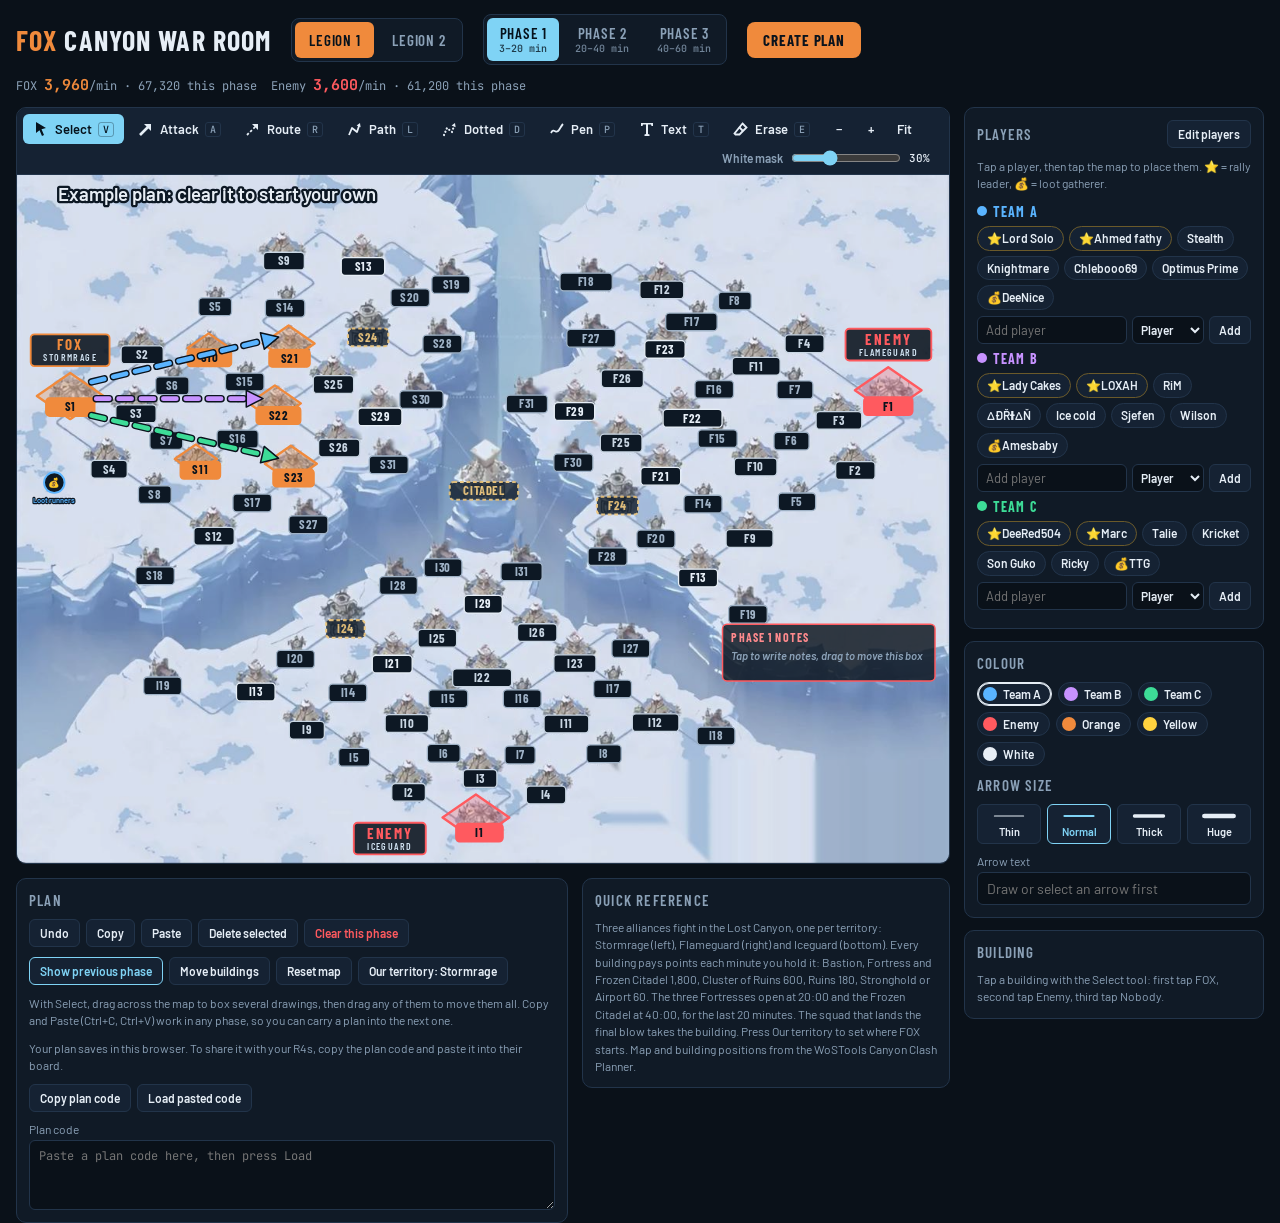
<file: canyon.html>
<!doctype html><html lang="en"><head><meta charset="utf-8"><meta name="viewport" content="width=device-width,initial-scale=1,viewport-fit=cover"><style>:root{padding-top:env(safe-area-inset-top,0px);padding-bottom:env(safe-area-inset-bottom,0px)}body{margin:0;font:14px system-ui,-apple-system,"Segoe UI",sans-serif}img{max-width:100%}[hidden]{display:none!important}</style></head><body>
<!-- Canyon Clash planner for R4s. Loaded in an iframe from the Alliance tab (see canyon mount in app.js). Plans are kept in this browser only (localStorage). -->
<title>Canyon War Room</title>
<meta name="claude:viewport-fit-sides" content="cover">
<link rel="preconnect" href="https://fonts.googleapis.com">
<link rel="stylesheet" href="https://fonts.googleapis.com/css2?family=Barlow+Condensed:wght@500;600;700&family=Barlow:wght@400;500;600&family=JetBrains+Mono:wght@500&display=swap">
<style>
/* Layout: a frozen tactical table. Map on the left (square, as large as the screen allows), command panel on the right; panel drops below the map on narrow screens. Single dark "night ops" look, chosen on purpose. */
:root {
  color-scheme: dark;
  --bg: #0a1119;
  --panel: #101a26;
  --panel-2: #152233;
  --line: #22344a;
  --fg: #e6eef6;
  --muted: #8ba1b7;
  --ice: #7fd3f5;
  --fox: #f08a3c;
  --enemy: #ff5a5f;
  --display: "Barlow Condensed", "Arial Narrow", system-ui, sans-serif;
  --body: "Barlow", system-ui, -apple-system, "Segoe UI", sans-serif;
  --mono: "JetBrains Mono", ui-monospace, Menlo, monospace;
}
* { box-sizing: border-box; }
html, body { height: 100%; }
body {
  background: var(--bg); color: var(--fg); font-family: var(--body); font-size: 14px;
  padding-left: max(16px, env(safe-area-inset-left, 0px));
  padding-right: max(16px, env(safe-area-inset-right, 0px));
  padding-block: 14px 24px;
}
header { display: flex; flex-wrap: wrap; align-items: center; gap: 10px 20px; margin-bottom: 12px; }
h1 { font-family: var(--display); font-weight: 700; font-size: 28px; letter-spacing: .04em; text-transform: uppercase; margin: 0; line-height: 1; text-wrap: balance; }
h1 span { color: var(--fox); }
.phases { display: flex; gap: 4px; background: var(--panel); border: 1px solid var(--line); border-radius: 8px; padding: 3px; }
.phases button { font-family: var(--display); font-size: 15px; font-weight: 600; letter-spacing: .05em; text-transform: uppercase; background: transparent; color: var(--muted); border: 0; border-radius: 6px; padding: 6px 12px; cursor: pointer; }
.phases button small { display: block; font-family: var(--mono); font-size: 10px; font-weight: 500; letter-spacing: 0; text-transform: none; opacity: .8; }
.phases button[aria-pressed="true"] { background: var(--ice); color: #06121c; }
.legions button { padding: 9px 14px; }
.legions button[aria-pressed="true"] { background: var(--fox); }
.score { display: flex; gap: 14px; font-family: var(--mono); font-size: 12px; font-variant-numeric: tabular-nums; color: var(--muted); flex-wrap: wrap; }
.score b { font-size: 15px; }
.score .us b { color: var(--fox); }
.score .them b { color: var(--enemy); }

.leftcol { display: grid; gap: 14px; min-width: 0; }
.below { display: grid; grid-template-columns: minmax(0, 3fr) minmax(0, 2fr); gap: 14px; align-items: start; }
@media (max-width: 700px) { .below { grid-template-columns: minmax(0, 1fr); } }
.layout { display: grid; grid-template-columns: minmax(0, 1fr) 300px; gap: 14px; align-items: start; }
@media (max-width: 860px) { .layout { grid-template-columns: minmax(0, 1fr); } }

.mapwrap { position: relative; background: var(--panel); border: 1px solid var(--line); border-radius: 10px; overflow: hidden; }
.toolbar { display: flex; flex-wrap: wrap; gap: 4px; padding: 6px; border-bottom: 1px solid var(--line); background: var(--panel-2); }
.tool { display: inline-flex; align-items: center; gap: 6px; font: 600 13px var(--body); color: var(--fg); background: transparent; border: 1px solid transparent; border-radius: 6px; padding: 6px 9px; cursor: pointer; }
.tool kbd { font: 500 10px var(--mono); color: var(--muted); border: 1px solid var(--line); border-radius: 3px; padding: 0 4px; }
.tool:hover { border-color: var(--line); }
.tool[aria-pressed="true"] { background: var(--ice); color: #06121c; }
.tool[aria-pressed="true"] kbd { color: #06121c; border-color: rgba(6,18,28,.3); }
.tool svg { width: 16px; height: 16px; }
.maskctl { margin-left: auto; display: inline-flex; align-items: center; gap: 6px; font: 600 12px var(--body); color: var(--muted); padding: 0 6px; }
.maskctl input { width: 110px; accent-color: var(--ice); }
.zoomctl { display: inline-flex; gap: 2px; }
.zoomctl .tool { padding: 6px 8px; min-width: 30px; justify-content: center; }
.maskctl output { font: 500 11px var(--mono); min-width: 4ch; color: var(--fg); }
svg#map { display: block; width: 100%; height: auto; max-height: calc(100vh - 150px); aspect-ratio: 1000 / 738; overscroll-behavior: contain; margin: 0 auto; touch-action: none; user-select: none; -webkit-user-select: none; }
svg#map.t-select { cursor: default; }
svg#map.t-attack, svg#map.t-route, svg#map.t-path, svg#map.t-dpath, svg#map.t-pen, svg#map.t-marker, svg#map.t-text { cursor: crosshair; }
svg#map.t-eraser { cursor: not-allowed; }
svg#map.editmap .bld { cursor: move; }

aside { display: grid; gap: 12px; min-width: 0; }
.card { background: var(--panel); border: 1px solid var(--line); border-radius: 10px; padding: 12px; display: grid; gap: 10px; min-width: 0; }
.card h2 { font-family: var(--display); font-size: 15px; font-weight: 600; letter-spacing: .08em; text-transform: uppercase; color: var(--muted); margin: 0; }
.swatches { display: flex; flex-wrap: wrap; gap: 6px; }
.swatch { display: inline-flex; align-items: center; gap: 6px; font: 600 12px var(--body); color: var(--fg); background: var(--panel-2); border: 1px solid var(--line); border-radius: 999px; padding: 4px 10px 4px 5px; cursor: pointer; }
.swatch i { width: 14px; height: 14px; border-radius: 50%; display: inline-block; }
.swatch[aria-pressed="true"] { border-color: var(--fg); box-shadow: 0 0 0 1px var(--fg) inset; }
.sizes { display: grid; grid-template-columns: repeat(4, 1fr); gap: 6px; }
.sizebtn { font: 600 11px var(--body); color: var(--fg); background: var(--panel-2); border: 1px solid var(--line); border-radius: 6px; padding: 5px 2px; cursor: pointer; display: grid; justify-items: center; gap: 3px; }
.sizebtn svg { width: 36px; height: 12px; }
.sizebtn[aria-pressed="true"] { border-color: var(--ice); color: var(--ice); }
.textfield { flex: 1 1 200px; min-width: 0; width: auto !important; padding: 5px 9px !important; }
.kinds { display: grid; grid-template-columns: repeat(3, 1fr); gap: 6px; }
.kind { font: 600 12px var(--body); color: var(--fg); background: var(--panel-2); border: 1px solid var(--line); border-radius: 6px; padding: 6px 4px; cursor: pointer; display: grid; justify-items: center; gap: 2px; }
.kind span { font-size: 16px; line-height: 1; }
.kind[aria-pressed="true"] { border-color: var(--ice); color: var(--ice); }
label.field { display: grid; gap: 4px; font-size: 12px; color: var(--muted); }
input[type="text"], textarea { font: 14px var(--body); color: var(--fg); background: var(--bg); border: 1px solid var(--line); border-radius: 6px; padding: 7px 9px; width: 100%; }
textarea { font: 12px var(--mono); min-height: 70px; resize: vertical; }
input:focus-visible, textarea:focus-visible, button:focus-visible { outline: 2px solid var(--ice); outline-offset: 2px; }
.btnrow { display: flex; flex-wrap: wrap; gap: 6px; }
.btn { font: 600 12px var(--body); color: var(--fg); background: var(--panel-2); border: 1px solid var(--line); border-radius: 6px; padding: 6px 10px; cursor: pointer; }
.btn:hover { border-color: var(--muted); }
.btn.danger { color: var(--enemy); }
.btn[aria-pressed="true"] { border-color: var(--ice); color: var(--ice); }
.bname { font-family: var(--display); font-size: 20px; font-weight: 700; letter-spacing: .03em; margin: 0; }
.stats { display: grid; grid-template-columns: auto 1fr; gap: 3px 12px; font-size: 12px; }
.stats dt { color: var(--muted); }
.stats dd { margin: 0; font-family: var(--mono); font-variant-numeric: tabular-nums; }
.owner { display: grid; grid-template-columns: repeat(3, 1fr); gap: 6px; }
.owner .btn[aria-pressed="true"].us { border-color: var(--fox); color: var(--fox); }
.owner .btn[aria-pressed="true"].them { border-color: var(--enemy); color: var(--enemy); }
.owner .btn[aria-pressed="true"].none { border-color: var(--muted); color: var(--fg); }
.hint { font-size: 12px; color: var(--muted); line-height: 1.45; margin: 0; }
.team { display: grid; gap: 6px; }
.team h3 { margin: 0; font-family: var(--display); font-size: 14px; font-weight: 700; letter-spacing: .08em; text-transform: uppercase; display: flex; align-items: center; gap: 6px; }
.team h3 i { width: 10px; height: 10px; border-radius: 50%; display: inline-block; }
.chips { display: flex; flex-wrap: wrap; gap: 5px; }
.chip { font: 600 12px var(--body); color: var(--fg); background: var(--panel-2); border: 1px solid var(--line); border-radius: 999px; padding: 4px 9px; cursor: pointer; display: inline-flex; align-items: center; gap: 4px; max-width: 100%; }
.chip.rally { border-color: #6b5a2a; }
.chip.placed { opacity: .5; }
.chip.placed::after { content: "✓"; color: var(--ice); }
.chip[aria-pressed="true"] { background: var(--ice); color: #06121c; border-color: var(--ice); opacity: 1; }
.cardhead { display: flex; justify-content: space-between; align-items: center; gap: 8px; }
.chipwrap { display: inline-flex; align-items: center; gap: 2px; }
.chipx { font: 700 12px var(--body); color: var(--enemy); background: transparent; border: 0; cursor: pointer; padding: 2px 4px; }
.addrow { display: grid; grid-template-columns: minmax(0, 1fr) auto auto; gap: 5px; margin-bottom: 6px; }
.addrow input { padding: 5px 8px; font-size: 13px; }
.addrow select { font: 600 12px var(--body); color: var(--fg); background: var(--bg); border: 1px solid var(--line); border-radius: 6px; padding: 4px; }
.addrow .btn { padding: 5px 9px; }
svg#map.t-roster { cursor: crosshair; }
.planbtn { font: 700 15px var(--display); letter-spacing: .06em; text-transform: uppercase; color: #0a131d; background: var(--fox); border: 0; border-radius: 8px; padding: 9px 16px; cursor: pointer; }
.planbtn:hover { filter: brightness(1.08); }
.overlay { position: fixed; inset: 0; background: rgba(4, 9, 14, .78); z-index: 50; display: grid; place-items: start center; overflow-y: auto;
  padding: calc(20px + env(safe-area-inset-top, 0px)) max(16px, env(safe-area-inset-right, 0px)) calc(20px + env(safe-area-inset-bottom, 0px)) max(16px, env(safe-area-inset-left, 0px)); }
.overlay[hidden] { display: none; }
.planbox { width: min(980px, 100%); background: var(--panel); border: 1px solid var(--line); border-radius: 12px; padding: 16px; display: grid; gap: 12px; min-width: 0; }
.planhead { display: flex; justify-content: space-between; align-items: center; gap: 10px; }
.planhead h2 { margin: 0; font-family: var(--display); font-size: 24px; letter-spacing: .05em; text-transform: uppercase; }
.noteedit { position: absolute; z-index: 5; margin: 0; resize: none; border: 0 !important; border-radius: 0 !important; background: transparent !important; color: #ffd9da !important; font-family: Barlow, system-ui, sans-serif !important; font-weight: 600; line-height: 1.33; padding: 0 !important; outline: none; overflow: auto; }
.noteedit[hidden] { display: none; }
.noteedit:focus-visible { outline: none; }
.noteedit::placeholder { color: #8ba1b7; font-style: italic; }
#planText { min-height: 260px; font-size: 12.5px; line-height: 1.5; }
#planImg { width: 100%; height: auto; border-radius: 8px; border: 1px solid var(--line); }
.toast { position: fixed; left: 50%; bottom: calc(18px + env(safe-area-inset-bottom, 0px)); transform: translateX(-50%); background: var(--ice); color: #06121c; font: 600 13px var(--body); padding: 8px 14px; border-radius: 8px; opacity: 0; transition: opacity .2s; pointer-events: none; }
.toast.show { opacity: 1; }
@media (prefers-reduced-motion: reduce) { .toast { transition: none; } }
</style>

<header>
  <h1><span>FOX</span> Canyon War Room</h1>
  <div class="phases legions" role="group" aria-label="Legion">
    <button type="button" data-legion="1" aria-pressed="true">Legion 1</button>
    <button type="button" data-legion="2" aria-pressed="false">Legion 2</button>
  </div>
  <div class="phases" role="group" aria-label="Battle phase">
    <button type="button" data-phase="1" aria-pressed="true">Phase 1<small>3–20 min</small></button>
    <button type="button" data-phase="2" aria-pressed="false">Phase 2<small>20–40 min</small></button>
    <button type="button" data-phase="3" aria-pressed="false">Phase 3<small>40–60 min</small></button>
  </div>
  <button type="button" class="planbtn" id="createPlan">Create plan</button>
  <div class="score" aria-live="polite">
    <div class="us">FOX <b id="usPm">0</b>/min · <span id="usPhase">0</span> this phase</div>
    <div class="them">Enemy <b id="themPm">0</b>/min · <span id="themPhase">0</span> this phase</div>
  </div>
</header>

<div class="layout">
  <div class="leftcol">
  <div class="mapwrap">
    <div class="toolbar" role="toolbar" aria-label="Drawing tools">
      <button type="button" class="tool" data-tool="select" aria-pressed="true">
        <svg viewBox="0 0 16 16" fill="currentColor"><path d="M3 1l10 6-4.5 1.2L11 14l-2 1-2.5-5.8L3 12z"/></svg>Select<kbd>V</kbd></button>
      <button type="button" class="tool" data-tool="attack" aria-pressed="false">
        <svg viewBox="0 0 16 16" fill="none" stroke="currentColor" stroke-width="2.6"><path d="M2 14L12 4"/><path d="M6 3h7v7" fill="currentColor" stroke="none"/><path d="M7 3h6v6z" fill="currentColor" stroke="none"/></svg>Attack<kbd>A</kbd></button>
      <button type="button" class="tool" data-tool="route" aria-pressed="false">
        <svg viewBox="0 0 16 16" fill="none" stroke="currentColor" stroke-width="1.8" stroke-dasharray="2.5 2"><path d="M2 14L12 4"/><path d="M7 3h6v6z" fill="currentColor" stroke="none"/></svg>Route<kbd>R</kbd></button>
      <button type="button" class="tool" data-tool="path" aria-pressed="false">
        <svg viewBox="0 0 16 16" fill="none" stroke="currentColor" stroke-width="1.8" stroke-linejoin="round"><path d="M2 14l3-7 5 4 2-6"/><path d="M9.6 4.6L13 2l.6 4.2z" fill="currentColor" stroke="none"/></svg>Path<kbd>L</kbd></button>
      <button type="button" class="tool" data-tool="dpath" aria-pressed="false">
        <svg viewBox="0 0 16 16" fill="none" stroke="currentColor" stroke-width="2.2" stroke-linecap="round" stroke-linejoin="round" stroke-dasharray="0.1 3.4"><path d="M2 14l3-7 5 4 2-6"/><path d="M9.6 4.6L13 2l.6 4.2z" fill="currentColor" stroke="none"/></svg>Dotted<kbd>D</kbd></button>
      <button type="button" class="tool" data-tool="pen" aria-pressed="false">
        <svg viewBox="0 0 16 16" fill="none" stroke="currentColor" stroke-width="1.8"><path d="M2 12c3-6 5 2 8-3s3-5 4-6"/></svg>Pen<kbd>P</kbd></button>
      <button type="button" class="tool" data-tool="text" aria-pressed="false">
        <svg viewBox="0 0 16 16" fill="currentColor"><path d="M2 2h12v3h-1.5l-.5-1.5H9V13l1.5.5V15h-5v-1.5L7 13V3.5H4L3.5 5H2z"/></svg>Text<kbd>T</kbd></button>
      <button type="button" class="tool" data-tool="eraser" aria-pressed="false">
        <svg viewBox="0 0 16 16" fill="none" stroke="currentColor" stroke-width="1.8"><path d="M9.5 2.5l4 4-7 7h-4l-1-1 8-10z"/><path d="M6 6l4 4"/></svg>Erase<kbd>E</kbd></button>
      <input type="text" id="label" class="textfield" placeholder="Type your text, then tap the map" maxlength="40" autocomplete="off" aria-label="Text to place" hidden>
      <span class="zoomctl" role="group" aria-label="Zoom"><button type="button" class="tool" id="zoomOut" aria-label="Zoom out">−</button><button type="button" class="tool" id="zoomIn" aria-label="Zoom in">+</button><button type="button" class="tool" id="zoomFit">Fit</button></span>
      <label class="maskctl" for="maskOp">White mask <input type="range" id="maskOp" min="0" max="90" step="5" value="30"><output id="maskVal" for="maskOp">30%</output></label>
    </div>
    <svg id="map" viewBox="0 0 1000 738" class="t-select" aria-label="Canyon Clash map">
      <defs id="defs"></defs>
      <g id="bg"></g>
      <g id="ghost" opacity="0.22" pointer-events="none"></g>
      <g id="blds"></g>
      <g id="note"></g>
      <g id="items"></g>
      <g id="preview" pointer-events="none"></g>
    </svg>
    <textarea id="phaseNote" class="noteedit" maxlength="400" aria-label="Notes for this phase" placeholder="What should everyone do in this phase?" hidden></textarea>
  </div>

  <div class="below">
      <section class="card" aria-labelledby="actH">
        <h2 id="actH">Plan</h2>
        <div class="btnrow">
          <button type="button" class="btn" id="undo">Undo</button>
          <button type="button" class="btn" id="copyBtn">Copy</button>
          <button type="button" class="btn" id="pasteBtn">Paste</button>
          <button type="button" class="btn" id="del">Delete selected</button>
          <button type="button" class="btn danger" id="clearPhase">Clear this phase</button>
        </div>
        <div class="btnrow">
          <button type="button" class="btn" id="ghostBtn" aria-pressed="true">Show previous phase</button>
          <button type="button" class="btn" id="editMap" aria-pressed="false">Move buildings</button>
          <button type="button" class="btn" id="resetMap">Reset map</button>
          <button type="button" class="btn" id="territory">Our territory: Stormrage</button>
        </div>
        <p class="hint" id="clearConfirm" hidden></p>
        <p class="hint">With Select, drag across the map to box several drawings, then drag any of them to move them all. Copy and Paste (Ctrl+C, Ctrl+V) work in any phase, so you can carry a plan into the next one.</p>
        <p class="hint">Your plan saves in this browser. To share it with your R4s, copy the plan code and paste it into their board.</p>
        <div class="btnrow">
          <button type="button" class="btn" id="copyPlan">Copy plan code</button>
          <button type="button" class="btn" id="loadPlan">Load pasted code</button>
        </div>
        <label class="field" for="planCode">Plan code
          <textarea id="planCode" placeholder="Paste a plan code here, then press Load"></textarea>
        </label>
      </section>
      <section class="card" aria-labelledby="refH">
        <h2 id="refH">Quick reference</h2>
        <p class="hint">Three alliances fight in the Lost Canyon, one per territory: Stormrage (left), Flameguard (right) and Iceguard (bottom). Every building pays points each minute you hold it: Bastion, Fortress and Frozen Citadel 1,800, Cluster of Ruins 600, Ruins 180, Stronghold or Airport 60. The three Fortresses open at 20:00 and the Frozen Citadel at 40:00, for the last 20 minutes. The squad that lands the final blow takes the building. Press Our territory to set where FOX starts. Map and building positions from the WoSTools Canyon Clash Planner.</p>

      </section>
  </div>
  </div>
  <aside>
    <section class="card" aria-labelledby="rosH">
      <div class="cardhead"><h2 id="rosH">Players</h2><button type="button" class="btn" id="rosterEdit" aria-pressed="false">Edit players</button></div>
      <p class="hint" id="rosterHint">Tap a player, then tap the map to place them. ⭐ = rally leader, 💰 = loot gatherer.</p>
      <div id="roster"></div>
    </section>

    <section class="card" aria-labelledby="colH">
      <h2 id="colH">Colour</h2>
      <div class="swatches" id="swatches"></div>
      <h2 id="szH">Arrow size</h2>
      <div class="sizes" role="group" aria-labelledby="szH" id="sizes"></div>
      <label class="field" for="arrowText">Arrow text
        <input type="text" id="arrowText" maxlength="40" autocomplete="off" placeholder="Draw or select an arrow first" disabled>
      </label>
    </section>


    <section class="card" aria-labelledby="bH" id="bcard">
      <h2 id="bH">Building</h2>
      <div id="binfo"><p class="hint">Tap a building with the Select tool: first tap FOX, second tap Enemy, third tap Nobody.</p></div>
    </section>


  </aside>
</div>
<div class="overlay" id="planOverlay" hidden>
  <div class="planbox" role="dialog" aria-modal="true" aria-labelledby="planTitle">
    <div class="planhead">
      <h2 id="planTitle">Battle plan</h2>
      <button type="button" class="btn" id="planClose">Close</button>
    </div>
    <p class="hint">Built from what is on the map in each phase: who holds each building, where each player is placed, and your notes. You can edit the text below before saving: the image updates as you type. Keep the PHASE 1, PHASE 2 and PHASE 3 headings so each phase's text stays next to its map.</p>
    <div class="btnrow">
      <button type="button" class="btn" id="planCopy">Copy text</button>
      <button type="button" class="btn" id="planTxt">Save as text file</button>
      <button type="button" class="btn" id="planJpg">Save as JPEG</button>
      <button type="button" class="btn" id="planReset">Rebuild from map</button>
    </div>
    <p class="hint" id="planSaveHint" hidden>Saving files is not available here. Copy the text, and press and hold (or right-click) the image to save it.</p>
    <textarea id="planText" rows="16" aria-label="Plan text, editable" spellcheck="true"></textarea>
    <p class="hint" id="planImgHint">Building the image…</p>
    <img id="planImg" alt="Battle plan image with the map of each phase" hidden>
  </div>
</div>
<div class="toast" id="toast" role="status"></div>

<script>
(function () {
  const COLORS = { A: '#5ab4ff', B: '#c792ff', C: '#3ddc97', E: '#ff5a5f', O: '#f08a3c', Y: '#ffd23f', W: '#e8eef5' };
  const SIZES = { S: 0.55, M: 1, L: 1.6, XL: 2.3 };
  const SIZE_NAMES = { S: 'Thin', M: 'Normal', L: 'Thick', XL: 'Huge' };
  const COLOR_NAMES = { A: 'Team A', B: 'Team B', C: 'Team C', E: 'Enemy', O: 'Orange', Y: 'Yellow', W: 'White' };
  const FOX = '#f08a3c', ENEMY = '#ff5a5f';
  const KINDS = [
    { k: 'team', label: 'Team', glyph: '●' },
    { k: 'rally', label: 'Rally', glyph: '⭐' },
    { k: 'loot', label: 'Loot', glyph: '💰' },
    { k: 'foe', label: 'Enemy rally', glyph: '✖' },
    { k: 'workshop', label: 'Workshop', glyph: '⚙' },
    { k: 'flag', label: 'Hold', glyph: '⚑' }
  ];
  const PHASE_MIN = { 1: 17, 2: 20, 3: 20 };
  const TER = { S: 'Stormrage', F: 'Flameguard', I: 'Iceguard' };
  const TYPES = {
    'Frozen Citadel': { short: 'Frozen Citadel', pm: 1800, unlock: 3, col: '#f3c46b', effect: 'The centre of the canyon. It opens at 40:00 for the last 20 minutes and can swing the result, so keep your strongest rallies for it.' },
    'Fortress': { short: 'Fortress', pm: 1800, unlock: 2, col: '#f3c46b', effect: 'Sits on a main route into the centre. Opens at 20:00; whoever holds it controls movement and a big share of the points.' },
    'Bastion': { short: 'Bastion', pm: 1800, unlock: 1, col: '#7fd3f5', effect: 'Alliance home base: squads deploy from here.' },
    'Cluster of Ruins': { short: 'Cluster', pm: 600, unlock: 1, col: '#e6eef6', effect: 'The best steady points among the buildings open from the start.' },
    'Ruins': { short: 'Ruins', pm: 180, unlock: 1, col: '#c9d6e3', effect: 'Medium points; fills the gaps between the clusters.' },
    'Stronghold / Airport': { short: 'Stronghold', pm: 60, unlock: 1, col: '#9fb2c6', effect: 'Low points, but a useful stepping stone along the routes.' }
  };
  // [code, type, x, y, label centre y, label width, half size of the tap area, label x offset] on the 1000 x 738 board
  const RAW = [["S1","Bastion",57.1,234.3,249.0,51.9,23.1,0],["S2","Ruins",134.3,180.5,192.9,45.2,14.6,-0.0],["S3","Ruins",124.3,241.0,256.2,43.3,14.6,3.3],["S4","Ruins",93.3,297.6,315.7,39.0,14.6,5.5],["S5","Stronghold / Airport",211.4,130.5,141.4,35.2,11.1,1.2],["S6","Stronghold / Airport",166.2,214.3,226.2,35.7,11.1,0.5],["S7","Stronghold / Airport",161.9,267.2,284.8,35.2,11.1,-1.7],["S8","Stronghold / Airport",146.2,329.5,342.9,35.2,11.1,1.7],["S9","Ruins",285.7,76.6,92.4,43.8,14.6,0.7],["S10","Ruins",205.7,183.8,196.2,47.6,14.6,0.7],["S11","Ruins",191.9,302.9,316.7,43.3,14.6,4.8],["S12","Ruins",207.1,372.4,387.6,43.3,14.6,4.3],["S13","Cluster of Ruins",367.6,81.4,98.1,46.6,18.0,3.6],["S14","Stronghold / Airport",290.0,125.7,142.9,42.3,11.1,-2.4],["S15","Stronghold / Airport",243.8,210.4,222.1,41.4,11.1,0.5],["S16","Stronghold / Airport",234.3,269.1,283.3,44.2,11.1,2.4],["S17","Stronghold / Airport",250.0,340.0,351.9,41.4,11.1,2.4],["S18","Stronghold / Airport",142.9,411.4,430.0,41.4,11.1,5.2],["S19","Stronghold / Airport",459.5,99.1,117.6,40.9,11.1,6.0],["S20","Stronghold / Airport",419.5,119.1,131.7,41.4,11.1,2.4],["S21","Cluster of Ruins",291.4,178.6,196.7,44.2,18.0,1.0],["S22","Cluster of Ruins",276.7,242.8,258.1,48.0,18.0,3.8],["S23","Cluster of Ruins",293.8,307.6,325.2,44.2,18.0,2.9],["S24","Fortress",375.7,153.8,174.3,43.3,23.1,1.0],["S25","Ruins",337.1,210.4,224.8,43.3,14.6,2.4],["S26","Ruins",341.9,279.0,292.9,44.2,14.6,3.8],["S27","Stronghold / Airport",307.6,352.4,375.2,41.9,11.1,5.0],["S28","Stronghold / Airport",449.1,161.9,181.4,41.9,11.1,7.3],["S29","Cluster of Ruins",385.2,243.3,259.5,47.1,18.0,4.3],["S30","Stronghold / Airport",425.2,219.5,241.0,46.6,11.1,8.8],["S31","Stronghold / Airport",393.3,293.8,311.0,41.9,11.1,5.5],["F1","Bastion",934.8,228.1,248.1,51.9,23.1,0],["F2","Ruins",896.2,298.1,317.1,42.3,14.6,3.3],["F3","Ruins",877.1,242.8,263.3,49.0,14.6,4.8],["F4","Ruins",842.4,158.6,181.0,41.9,14.6,2.6],["F5","Stronghold / Airport",839.0,329.5,350.7,40.0,11.1,-2.1],["F6","Stronghold / Airport",830.5,263.8,285.5,37.6,11.1,0.5],["F7","Stronghold / Airport",831.9,212.9,230.5,38.5,11.1,2.9],["F8","Stronghold / Airport",770.0,122.4,135.2,35.2,11.1,0.2],["F9","Ruins",785.2,369.0,390.0,50.4,14.6,0.8],["F10","Ruins",790.0,292.8,313.3,45.7,14.6,2.6],["F11","Ruins",790.0,195.7,205.2,51.4,14.6,3.1],["F12","Ruins",699.0,107.6,123.3,47.1,14.6,-7.1],["F13","Cluster of Ruins",728.6,405.7,432.4,41.9,18.0,2.1],["F14","Stronghold / Airport",736.7,331.0,353.1,40.9,11.1,-0.7],["F15","Stronghold / Airport",750.5,266.6,282.9,41.9,11.1,1.2],["F16","Stronghold / Airport",747.6,212.9,230.0,41.4,11.1,0.5],["F17","Stronghold / Airport",729.5,145.2,157.6,55.2,11.1,-5.9],["F18","Stronghold / Airport",613.8,91.5,114.8,56.1,11.1,-3.1],["F19","Stronghold / Airport",783.3,441.9,471.4,41.4,11.1,1.0],["F20","Stronghold / Airport",685.7,364.8,390.5,40.9,11.1,-0.2],["F21","Cluster of Ruins",689.1,303.3,323.3,42.8,18.0,1.6],["F22","Cluster of Ruins",724.8,245.7,261.0,63.3,18.0,0],["F23","Cluster of Ruins",694.8,162.3,187.1,43.3,18.0,0.4],["F24","Fortress",641.9,326.7,354.8,44.2,23.1,2.4],["F25","Ruins",645.2,270.5,287.6,44.7,14.6,3.1],["F26","Ruins",647.1,199.5,218.6,45.2,14.6,2.4],["F27","Stronghold / Airport",616.2,151.4,175.2,52.3,11.1,-0.2],["F28","Stronghold / Airport",628.1,380.5,409.5,41.9,11.1,5.5],["F29","Cluster of Ruins",597.6,229.5,253.8,43.3,18.0,0.5],["F30","Stronghold / Airport",593.8,293.8,308.6,41.9,11.1,3.1],["F31","Stronghold / Airport",544.8,229.0,245.7,44.2,11.1,2.3],["I1","Bastion",492.4,686.6,705.7,50.0,23.1,3.8],["I2","Ruins",419.1,644.3,662.4,36.1,14.6,1.1],["I3","Ruins",492.4,630.0,647.6,36.1,14.6,4.5],["I4","Ruins",570.9,649.0,665.2,42.3,14.6,-3.3],["I5","Stronghold / Airport",361.0,608.1,624.8,33.3,11.1,0.7],["I6","Stronghold / Airport",456.7,603.8,620.5,35.2,11.1,1.2],["I7","Stronghold / Airport",540.5,606.7,622.4,32.4,11.1,-0.7],["I8","Stronghold / Airport",630.5,608.1,621.0,37.1,11.1,-0.7],["I9","Ruins",306.2,576.7,595.7,37.6,14.6,4.8],["I10","Ruins",418.1,570.5,588.6,46.6,14.6,0.2],["I11","Ruins",588.6,573.4,589.0,48.0,14.6,0.9],["I12","Ruins",685.2,569.1,587.6,50.0,14.6,0.0],["I13","Cluster of Ruins",255.2,533.8,554.8,41.4,18.0,1.0],["I14","Stronghold / Airport",354.3,541.4,555.7,40.6,11.1,0.7],["I15","Stronghold / Airport",464.8,548.6,561.9,41.9,11.1,-2.2],["I16","Stronghold / Airport",540.5,549.5,561.9,40.6,11.1,1.6],["I17","Stronghold / Airport",640.0,531.5,551.4,40.6,11.1,-1.0],["I18","Stronghold / Airport",747.1,585.7,601.9,40.6,11.1,2.9],["I19","Stronghold / Airport",144.3,524.7,548.1,40.6,11.1,11.9],["I20","Stronghold / Airport",298.6,505.3,519.5,40.6,11.1,0.2],["I21","Cluster of Ruins",402.9,506.7,524.8,42.8,18.0,-0.3],["I22","Ruins",499.0,511.9,539.5,63.3,14.6,0],["I23","Ruins",594.8,508.6,524.3,45.2,14.6,3.8],["I24","Fortress",346.7,465.2,487.1,41.4,23.1,5.7],["I25","Ruins",449.1,475.7,497.1,41.4,14.6,1.9],["I26","Ruins",555.7,474.3,491.0,42.3,14.6,2.4],["I27","Stronghold / Airport",653.3,491.4,508.1,40.6,11.1,5.3],["I28","Stronghold / Airport",405.7,421.9,440.5,40.6,11.1,3.6],["I29","Cluster of Ruins",498.6,437.1,460.5,40.9,18.0,1.6],["I30","Stronghold / Airport",453.8,404.7,421.4,40.6,11.1,3.3],["I31","Stronghold / Airport",540.5,407.2,425.7,44.2,11.1,0.9],["100","Frozen Citadel",500.5,316.7,339.0,73.4,24.9,0.5]];
  const DEFAULT_BUILDINGS = RAW.map(([code, type, x, y, ly, w, hs, lx]) => {
    const t = TYPES[type], cit = code === '100';
    return { id: cit ? 'C' : code, code: cit ? 'CITADEL' : code, type, ter: cit ? null : TER[code[0]],
      name: cit ? 'Frozen Citadel' : t.short + ' ' + code, x, y, ly, lx, w, hs, pm: t.pm, unlock: t.unlock, effect: t.effect };
  });
  const KEY = 'fox-canyon-war-room-v1';
  const MAP_IMG = '[data-uri]';
  const DEFAULT_ROSTER = [
    'Team A: ⭐Lord Solo, ⭐Ahmed fathy, Stealth, Knightmare, Chlebooo69, Optimus Prime, 💰DeeNice,',
    'Team B: ⭐Lady Cakes, ⭐LOXAH, RiM, ΔĐŘƗΔŇ, Ice cold, Sjefen, Wilson, 💰Amesbaby,',
    'Team C: ⭐DeeRed504, ⭐Marc, Talie, Kricket, Son Guko, Ricky, 💰TTG,'
  ].join('\n');
  function parseRoster(text) {
    const teams = [];
    String(text || '').split(/\n+/).forEach((line) => {
      const m = line.match(/^\s*Team\s*([ABC])\s*[:\-]\s*(.*)$/i);
      if (!m) return;
      const players = m[2].split(',').map((x) => x.trim()).filter(Boolean).map((raw) => {
        let role = 'member', name = raw;
        if (name.startsWith('⭐')) { role = 'rally'; name = name.slice(1).trim(); }
        else if (name.startsWith('💰')) { role = 'loot'; name = name.slice(2).trim(); }
        return { name: name.replace(/^[\uFE0F\s]+/, ''), role };
      }).map((p) => p).filter((p) => p.name);
      teams.push({ team: m[1].toUpperCase(), players });
    });
    return teams;
  }

  const $ = (s) => document.querySelector(s);
  const svg = $('#map');
  const esc = (s) => String(s).replace(/[&<>"']/g, (c) => ({ '&': '&amp;', '<': '&lt;', '>': '&gt;', '"': '&quot;', "'": '&#39;' }[c]));
  const fmt = (n) => n.toLocaleString('en-US');

  function examplePlan() {
    return {
      nextId: 30, territory: 'S',
      positions: {},
      owners: { 1: { S1: 'us', F1: 'them', I1: 'them', S21: 'us', S22: 'us', S23: 'us', S10: 'us', S11: 'us' } },
      items: [
        { id: 1, phase: 1, type: 'arrow', style: 'route', color: 'A', x1: 80, y1: 222, x2: 272, y2: 176 },
        { id: 2, phase: 1, type: 'arrow', style: 'route', color: 'B', x1: 85, y1: 240, x2: 255, y2: 240 },
        { id: 3, phase: 1, type: 'arrow', style: 'route', color: 'C', x1: 80, y1: 258, x2: 272, y2: 302 },
        { id: 4, phase: 1, type: 'marker', kind: 'loot', color: 'A', x: 40, y: 330, label: 'Loot runners' },
        { id: 5, phase: 1, type: 'text', color: 'W', x: 215, y: 28, label: 'Example plan: clear it to start your own' },
        { id: 6, phase: 2, type: 'arrow', style: 'attack', color: 'A', x1: 300, y1: 200, x2: 360, y2: 162 },
        { id: 7, phase: 2, type: 'marker', kind: 'rally', color: 'B', x: 300, y: 360, label: 'DeeRed504' },
        { id: 8, phase: 2, type: 'arrow', style: 'attack', color: 'B', x1: 312, y1: 382, x2: 340, y2: 445 },
        { id: 9, phase: 2, type: 'marker', kind: 'foe', color: 'E', x: 640, y: 290, label: 'Enemy rallies' },
        { id: 10, phase: 3, type: 'arrow', style: 'attack', color: 'A', x1: 400, y1: 250, x2: 478, y2: 305 },
        { id: 11, phase: 3, type: 'arrow', style: 'attack', color: 'C', x1: 420, y1: 420, x2: 482, y2: 340 },
        { id: 12, phase: 3, type: 'marker', kind: 'loot', color: 'A', x: 230, y: 420, label: 'CowboyfromHell' }
      ]
    };
  }

  // each legion has its own plan, kept under its own key
  let legion = 1;
  try { legion = localStorage.getItem(KEY + '-legion') === '2' ? 2 : 1; } catch (e) { /* storage unavailable */ }
  function emptyPlan() { return { nextId: 1, territory: 'S', positions: {}, owners: {}, items: [], notes: {}, roster: 'Team A:\nTeam B:\nTeam C:' }; }
  function freshPlan() { return legion === 1 ? examplePlan() : emptyPlan(); }
  function normalize(st) { st.territory = TER[st.territory] ? st.territory : 'S'; st.owners = st.owners || {}; st.positions = st.positions || {}; st.items = st.items || []; if (!st.roster) st.roster = legion === 1 ? DEFAULT_ROSTER : emptyPlan().roster; return st; }
  let state = normalize(load() || freshPlan());
  let phase = 1, tool = 'select', color = 'A', kind = 'team', size = 'M';
  let selected = null, selectedB = null, showGhost = true, editMap = false;
  const multi = new Set();
  let clip = [], pasteCount = 0;
  function clearSel() { selected = null; multi.clear(); }
  function selIds() { return multi.size ? [...multi] : selected ? [selected] : []; }
  function center(it) {
    if (it.type === 'arrow') return [(it.x1 + it.x2) / 2, (it.y1 + it.y2) / 2];
    if (it.type === 'pen' || it.type === 'path') { const n = it.points.length; return [it.points.reduce((a, q) => a + q[0], 0) / n, it.points.reduce((a, q) => a + q[1], 0) / n]; }
    return [it.x, it.y];
  }
  function shift(it, dx, dy) {
    if (it.type === 'arrow') { it.x1 += dx; it.y1 += dy; it.x2 += dx; it.y2 += dy; }
    else if (it.type === 'pen' || it.type === 'path') { it.points = it.points.map(([x, y]) => [x + dx, y + dy]); }
    else { it.x += dx; it.y += dy; }
  }
  let undoStack = [];
  let pending = null;
  if (!state.roster) state.roster = DEFAULT_ROSTER;
  let drag = null;
  let pathDraft = null; // polyline being drawn: { points: [[x, y], ...] }
  function pathPreview(cur) {
    if (!pathDraft) { $('#preview').innerHTML = ''; return; }
    const pts = cur ? pathDraft.points.concat([[cur.x, cur.y]]) : pathDraft.points;
    $('#preview').innerHTML = (pts.length > 1 ? itemSvg({ id: 0, type: 'path', style: pathDraft.style, color, size, points: pts }, false) : '') +
      pathDraft.points.map((q) => `<circle cx="${q[0]}" cy="${q[1]}" r="5" fill="#ffffff" stroke="#0a131d" stroke-width="2"/>`).join('');
  }
  function finishPath() {
    const d = pathDraft; pathDraft = null; $('#preview').innerHTML = '';
    if (!d || d.points.length < 2) return;
    snapshot(); const id = newId();
    state.items.push({ id, phase, type: 'path', style: d.style, color, size, points: d.points });
    clearSel(); selected = id; save(); render();
  }

  function legionKey() { return KEY + '-L' + legion; }
  function load() {
    try {
      let raw = localStorage.getItem(legionKey());
      if (!raw && legion === 1) raw = localStorage.getItem(KEY); // plan saved before legions existed
      return raw ? JSON.parse(raw) : null;
    } catch (e) { return null; }
  }
  function save() { try { localStorage.setItem(legionKey(), JSON.stringify(state)); } catch (e) { /* storage unavailable */ } }
  function switchLegion(n) {
    if (n === legion) return;
    save(); legion = n;
    try { localStorage.setItem(KEY + '-legion', String(n)); } catch (e) { /* storage unavailable */ }
    state = normalize(load() || freshPlan());
    undoStack = []; clearSel(); selectedB = null; pending = null; tool = 'select';
    if (noteEditing) { noteEditing = false; $('#phaseNote').hidden = true; }
    buildBg(); render(); toast('Legion ' + n + ' plan');
  }
  function snapshot() { undoStack.push(JSON.stringify(state)); if (undoStack.length > 60) undoStack.shift(); }
  function toast(msg) { const t = $('#toast'); t.textContent = msg; t.classList.add('show'); clearTimeout(toast.t); toast.t = setTimeout(() => t.classList.remove('show'), 1600); }

  function buildings() {
    return DEFAULT_BUILDINGS.map((b) => Object.assign({}, b, state.positions[b.id] || {}));
  }
  function owners(ph) {
    if (!state.owners[ph]) state.owners[ph] = Object.assign({}, ph > 1 ? owners(ph - 1) : {});
    return state.owners[ph];
  }

  // ---------- static pieces ----------
  function hex(r) {
    const p = [];
    for (let i = 0; i < 6; i++) { const a = Math.PI / 180 * (60 * i - 30); p.push((r * Math.cos(a)).toFixed(1) + ',' + (r * Math.sin(a)).toFixed(1)); }
    return p.join(' ');
  }
  function dia(s) { const h = s * 0.62; return `${-h},${-h} ${h},${-h} ${h},${h} ${-h},${h}`; }
  function buildDefs() {
    let d = '';
    Object.entries(COLORS).forEach(([k, c]) => {
      d += `<marker id="ah-${k}" viewBox="0 0 10 10" refX="5" refY="5" markerWidth="3.6" markerHeight="3.6" orient="auto-start-reverse" style="overflow:visible"><path d="M0,0 L10,5 L0,10 z" fill="${c}" stroke="#0a131d" stroke-width="0.9" stroke-linejoin="round"/></marker>`;
    });
    d += `<radialGradient id="glow" cx="50%" cy="50%" r="50%"><stop offset="0" stop-color="#1c3550" stop-opacity=".9"/><stop offset="1" stop-color="#0d1824" stop-opacity="0"/></radialGradient>`;
    d += `<pattern id="grid" width="50" height="50" patternUnits="userSpaceOnUse"><path d="M50 0H0V50" fill="none" stroke="#21364d" stroke-width="1"/></pattern>`;
    d += `<radialGradient id="arena" cx="50%" cy="50%" r="55%"><stop offset="0" stop-color="#1b2f45"/><stop offset=".75" stop-color="#14263a"/><stop offset="1" stop-color="#0f1d2d"/></radialGradient>`;
    d += `<clipPath id="arenaClip"><ellipse cx="500" cy="403" rx="462" ry="372"/></clipPath>`;
    $('#defs').innerHTML = d;
  }
  function rim() {
    // jagged rock edge around the arena, generated once from a fixed seed
    let seed = 7; const rnd = () => (seed = (seed * 9301 + 49297) % 233280) / 233280;
    const pts = [];
    for (let i = 0; i < 90; i++) {
      const a = (i / 90) * Math.PI * 2, k = 1 + (rnd() - 0.5) * 0.06;
      pts.push((500 + Math.cos(a) * 470 * k).toFixed(1) + ',' + (403 + Math.sin(a) * 380 * k).toFixed(1));
    }
    return pts.join(' ');
  }
  function spawn(x, label, col) {
    return `<g transform="translate(${x},403)">
        <polygon points="-58,-40 58,-40 58,40 -58,40" fill="${col}" fill-opacity=".22" stroke="${col}" stroke-width="3"/>
        <text y="6" text-anchor="middle" fill="${col}" font-family="Barlow Condensed, Arial Narrow, sans-serif" font-weight="700" font-size="17" letter-spacing="2">${label}</text>
        <text y="66" text-anchor="middle" fill="${col}" fill-opacity=".8" font-family="Barlow Condensed, Arial Narrow, sans-serif" font-weight="600" font-size="15" letter-spacing="2">SPAWN</text>
      </g>`;
  }
  // home tag next to each Bastion: FOX on our territory, ENEMY on the other two
  const HOME_TAG = { S: [57, 188], F: [935, 182], I: [400, 712] };
  function homeTag(t) {
    const us = state.territory === t, col = us ? FOX : ENEMY, [x, y] = HOME_TAG[t];
    const name = TER[t].toUpperCase(), w = Math.max(name.length * 7.4, us ? 34 : 56) + 18;
    return `<g transform="translate(${x},${y})">
        <rect x="${-w / 2}" y="-17" width="${w}" height="34" rx="4" fill="#0a131d" fill-opacity=".88" stroke="${col}" stroke-width="2"/>
        <text y="0" text-anchor="middle" fill="${col}" font-family="Barlow Condensed, Arial Narrow, sans-serif" font-weight="700" font-size="16" letter-spacing="2">${us ? 'FOX' : 'ENEMY'}</text>
        <text y="12" text-anchor="middle" fill="#cfe0ef" font-family="Barlow Condensed, Arial Narrow, sans-serif" font-weight="600" font-size="10.5" letter-spacing="1.5">${name}</text>
      </g>`;
  }
  let maskOp = 30;
  try { const v = localStorage.getItem(KEY + '-mask'); if (v !== null && v !== '' && !isNaN(+v)) maskOp = Math.max(0, Math.min(90, +v)); } catch (e) { /* storage unavailable */ }
  function buildBg() {
    $('#bg').innerHTML = `
      <rect width="1000" height="738" fill="#0a131d"/>
      <image href="${MAP_IMG}" x="0" y="0" width="1000" height="738" preserveAspectRatio="none"/>
      <rect id="mapMask" width="1000" height="738" fill="#ffffff" opacity="${maskOp / 100}" pointer-events="none"/>
      ${['S', 'F', 'I'].map(homeTag).join('')}`;
    const tb = $('#territory'); if (tb) tb.textContent = 'Our territory: ' + TER[state.territory];
  }

  // ---------- render ----------
  function renderBuildings() { $('#blds').innerHTML = buildingsSvg(phase, true); }
  function buildingsSvg(ph, interactive) {
    const own = owners(ph);
    let s = '';
    buildings().forEach((b) => {
      const locked = ph < b.unlock;
      const o = own[b.id] || 'none';
      const held = o !== 'none';
      const oc = o === 'us' ? FOX : ENEMY;
      const tc = TYPES[b.type].col;
      const sel = interactive && selectedB === b.id;
      const h = b.hs, ty = b.ly - b.y;
      // the chip covers the code printed on the map; a tinted diamond marks who holds the building
      s += `<g class="bld" data-b="${b.id}" transform="translate(${b.x},${b.y})">
        <rect x="${-h}" y="${-h}" width="${h * 2}" height="${h * 2 + Math.max(0, ty - h + 9)}" fill="transparent"/>
        ${held ? `<polygon points="0,${(-h * 0.95).toFixed(1)} ${(h * 1.55).toFixed(1)},${(h * 0.12).toFixed(1)} 0,${(h * 1.2).toFixed(1)} ${(-h * 1.55).toFixed(1)},${(h * 0.12).toFixed(1)}" fill="${oc}" fill-opacity=".28" stroke="${oc}" stroke-width="2.5" stroke-linejoin="round"/>` : ''}
        ${sel ? `<rect x="${-h - 6}" y="${-h - 6}" width="${h * 2 + 12}" height="${h * 2 + 12 + Math.max(0, ty - h + 4)}" fill="none" stroke="#7fd3f5" stroke-width="2.5" stroke-dasharray="6 5" rx="4"/>` : ''}
        <g transform="translate(${b.lx},${ty.toFixed(1)})" opacity="${locked ? 0.78 : 1}">
          <rect x="${(-b.w / 2).toFixed(1)}" y="-9.5" width="${b.w}" height="19" rx="4" fill="${held ? oc : '#0d1824'}" stroke="${held ? oc : tc}" stroke-width="${b.pm >= 1800 ? 2.2 : 1.4}"${locked ? ' stroke-dasharray="4 3"' : ''}/>
          <text y="4.6" text-anchor="middle" fill="${held ? '#0a131d' : tc}" font-family="Barlow Condensed, Arial Narrow, sans-serif" font-weight="700" font-size="13.5" letter-spacing=".6">${b.code}</text>
        </g>
      </g>`;
    });
    return s;
  }

  function arrowLabel(it, c, w) {
    const dx = it.x2 - it.x1, dy = it.y2 - it.y1;
    let a = Math.atan2(dy, dx) * 180 / Math.PI;
    if (a > 90 || a < -90) a += 180; // keep the text upright
    const mx = (it.x1 + it.x2) / 2, my = (it.y1 + it.y2) / 2;
    const fs = ((15 + (SIZES[it.size] || 1) * 2) * 0.9 * 0.85).toFixed(1);
    return `<text transform="translate(${mx.toFixed(1)},${my.toFixed(1)}) rotate(${a.toFixed(1)})" y="${-(w / 2 + 8)}" text-anchor="middle" fill="${c}" font-family="Barlow, sans-serif" font-weight="700" font-size="${fs}" paint-order="stroke" stroke="#0a131d" stroke-width="5" stroke-linejoin="round">${esc(it.label)}</text>`;
  }
  function itemSvg(it, interactive) {
    const c = COLORS[it.color] || COLORS.W;
    const sel = interactive && (selected === it.id || multi.has(it.id));
    const idAttr = interactive ? ` data-id="${it.id}"` : '';
    if (it.type === 'arrow') {
      const w = (it.style === 'attack' ? 9 : 5) * (SIZES[it.size] || 1);
      const hit = Math.max(30, w + 22);
      const dash = it.style === 'route' ? ' stroke-dasharray="14 10"' : '';
      return `<g${idAttr}>
        <line x1="${it.x1}" y1="${it.y1}" x2="${it.x2}" y2="${it.y2}" stroke="transparent" stroke-width="${hit}" stroke-linecap="round"/>
        ${sel ? `<line x1="${it.x1}" y1="${it.y1}" x2="${it.x2}" y2="${it.y2}" stroke="#ffffff" stroke-opacity=".35" stroke-width="${w + 10}" stroke-linecap="round"/>` : ''}
        <line x1="${it.x1}" y1="${it.y1}" x2="${it.x2}" y2="${it.y2}" stroke="#0a131d" stroke-width="${w + 3}" stroke-linecap="round"${dash}/>
        <line x1="${it.x1}" y1="${it.y1}" x2="${it.x2}" y2="${it.y2}" stroke="${c}" stroke-width="${w}" stroke-linecap="round"${dash} marker-end="url(#ah-${it.color})"/>
        ${it.label ? arrowLabel(it, c, w) : ''}
        ${sel && selected === it.id && !multi.size ? [1, 2].map((h) => { const hx = h === 1 ? it.x1 : it.x2, hy = h === 1 ? it.y1 : it.y2;
          return `<g data-handle="${h}" style="cursor:grab"><circle cx="${hx}" cy="${hy}" r="20" fill="transparent"/><circle cx="${hx}" cy="${hy}" r="9" fill="#ffffff" stroke="#0a131d" stroke-width="3"/><circle cx="${hx}" cy="${hy}" r="3.5" fill="${c}"/></g>`; }).join('') : ''}
      </g>`;
    }
    if (it.type === 'path') {
      const w = 6 * (SIZES[it.size] || 1);
      const pts = it.points.map((q) => q[0] + ',' + q[1]).join(' ');
      // the label sits on the longest segment, parallel to it
      let seg = null, sl = -1;
      for (let i = 1; i < it.points.length; i++) { const a = it.points[i - 1], b = it.points[i], l = Math.hypot(b[0] - a[0], b[1] - a[1]); if (l > sl) { sl = l; seg = { x1: a[0], y1: a[1], x2: b[0], y2: b[1], size: it.size, label: it.label }; } }
      return `<g${idAttr}>
        <polyline points="${pts}" fill="none" stroke="transparent" stroke-width="${Math.max(28, w + 20)}" stroke-linecap="round" stroke-linejoin="round"/>
        ${sel ? `<polyline points="${pts}" fill="none" stroke="#ffffff" stroke-opacity=".35" stroke-width="${w + 10}" stroke-linecap="round" stroke-linejoin="round"/>` : ''}
        <polyline points="${pts}" fill="none" stroke="#0a131d" stroke-width="${w + 3}" stroke-linecap="round" stroke-linejoin="round"${it.style === 'dotted' ? ` stroke-dasharray="0.01 ${(w * 2.2).toFixed(1)}"` : ''}/>
        <polyline points="${pts}" fill="none" stroke="${c}" stroke-width="${w}" stroke-linecap="round" stroke-linejoin="round"${it.style === 'dotted' ? ` stroke-dasharray="0.01 ${(w * 2.2).toFixed(1)}"` : ''} marker-end="url(#ah-${it.color})"/>
        ${it.label && seg ? arrowLabel(seg, c, w) : ''}
        ${sel && selected === it.id && !multi.size ? it.points.map((q, i) => `<g data-handle="${i + 1}" style="cursor:grab"><circle cx="${q[0]}" cy="${q[1]}" r="18" fill="transparent"/><circle cx="${q[0]}" cy="${q[1]}" r="${i === it.points.length - 1 || i === 0 ? 9 : 7}" fill="#ffffff" stroke="#0a131d" stroke-width="3"/><circle cx="${q[0]}" cy="${q[1]}" r="3" fill="${c}"/></g>`).join('') : ''}
      </g>`;
    }
    if (it.type === 'pen') {
      const d = it.points.map((p, i) => (i ? 'L' : 'M') + p[0] + ' ' + p[1]).join(' ');
      const pw = 5 * (SIZES[it.size] || 1);
      return `<g${idAttr}>
        <path d="${d}" fill="none" stroke="transparent" stroke-width="${Math.max(26, pw + 20)}" stroke-linecap="round" stroke-linejoin="round"/>
        ${sel ? `<path d="${d}" fill="none" stroke="#ffffff" stroke-opacity=".35" stroke-width="${pw + 9}" stroke-linecap="round" stroke-linejoin="round"/>` : ''}
        <path d="${d}" fill="none" stroke="${c}" stroke-width="${pw}" stroke-linecap="round" stroke-linejoin="round"/>
      </g>`;
    }
    if (it.type === 'marker') {
      const k = KINDS.find((x) => x.k === it.kind) || KINDS[0];
      const glyph = it.kind === 'team' ? (['A', 'B', 'C'].includes(it.color) ? it.color : it.color === 'E' ? '!' : '•') : k.glyph;
      const fs = it.kind === 'team' ? 22 : 20;
      const fill = it.kind === 'team' ? '#06121c' : '#ffffff';
      const sc = it.kind === 'rally' ? 0.7 : 0.5; // rally leaders at 70%, other players at half size
      return `<g${idAttr} transform="translate(${it.x},${it.y}) scale(${sc})">
        ${sel ? `<circle r="31" fill="none" stroke="#7fd3f5" stroke-width="2" stroke-dasharray="5 4"/>` : ''}
        <circle r="22" fill="${it.kind === 'team' ? c : '#0d1824'}" stroke="${c}" stroke-width="4"/>
        <text y="${fs * 0.36}" text-anchor="middle" fill="${fill}" font-family="Barlow Condensed, Arial Narrow, sans-serif" font-weight="700" font-size="${fs}">${glyph}</text>
        ${it.label ? `<text y="${it.kind === 'rally' ? 41 : 44}" text-anchor="middle" fill="${c}" font-family="Barlow, sans-serif" font-weight="600" font-size="${it.kind === 'rally' ? 12.8 : 16}" paint-order="stroke" stroke="#0d1824" stroke-width="5">${esc(it.label)}</text>` : ''}
      </g>`;
    }
    if (it.type === 'text') {
      const wpx = Math.max(40, it.label.length * 10.5);
      return `<g${idAttr} transform="translate(${it.x},${it.y})">
        ${sel ? `<rect x="${-wpx / 2 - 8}" y="-24" width="${wpx + 16}" height="34" rx="4" fill="none" stroke="#7fd3f5" stroke-width="2" stroke-dasharray="5 4"/>` : ''}
        <rect x="${-wpx / 2 - 8}" y="-24" width="${wpx + 16}" height="34" fill="transparent"/>
        <text y="0" text-anchor="middle" fill="${c}" font-family="Barlow, sans-serif" font-weight="600" font-size="20" paint-order="stroke" stroke="#0d1824" stroke-width="5">${esc(it.label)}</text>
      </g>`;
    }
    return '';
  }

  // players are always drawn last, so they sit above arrows, lines and text
  function onTop(list) { return list.filter((i) => i.type !== 'marker').concat(list.filter((i) => i.type === 'marker')); }
  function renderItems() {
    $('#items').innerHTML = onTop(state.items.filter((i) => i.phase === phase)).map((i) => itemSvg(i, true)).join('');
    $('#ghost').innerHTML = showGhost && phase > 1 ? onTop(state.items.filter((i) => i.phase === phase - 1)).map((i) => itemSvg(i, false)).join('') : '';
  }

  function renderScore() {
    const own = owners(phase);
    let us = 0, them = 0;
    buildings().forEach((b) => {
      if (phase < b.unlock) return;
      if (own[b.id] === 'us') us += b.pm;
      if (own[b.id] === 'them') them += b.pm;
    });
    $('#usPm').textContent = fmt(us);
    $('#themPm').textContent = fmt(them);
    $('#usPhase').textContent = fmt(us * PHASE_MIN[phase]);
    $('#themPhase').textContent = fmt(them * PHASE_MIN[phase]);
  }

  function renderBuildingCard() {
    const box = $('#binfo');
    const b = buildings().find((x) => x.id === selectedB);
    if (!b) { box.innerHTML = '<p class="hint">Tap a building with the Select tool: first tap FOX, second tap Enemy, third tap Nobody.</p>'; return; }
    const o = owners(phase)[b.id] || 'none';
    const locked = phase < b.unlock;
    box.innerHTML = `
      <p class="bname">${esc(b.name)}</p>
      <dl class="stats">
        <dt>Type</dt><dd>${esc(b.type)}</dd>
        <dt>Territory</dt><dd>${b.ter ? esc(b.ter) + (b.ter === TER[state.territory] ? ' (FOX)' : '') : 'Centre'}</dd>
        <dt>Alliance, per minute</dt><dd>${fmt(b.pm)}</dd>
        <dt>Over this phase</dt><dd>${locked ? 'closed' : fmt(b.pm * PHASE_MIN[phase])}</dd>
        <dt>Opens</dt><dd>${b.unlock === 1 ? 'Start of battle' : b.unlock === 2 ? '20:00' : '40:00'}</dd>
      </dl>
      <p class="hint">${esc(b.effect)}</p>
      ${locked ? '<p class="hint">Not open yet in this phase.</p>' : `
      <div class="owner" role="group" aria-label="Held by">
        <button type="button" class="btn us" data-own="us" aria-pressed="${o === 'us'}">FOX</button>
        <button type="button" class="btn them" data-own="them" aria-pressed="${o === 'them'}">Enemy</button>
        <button type="button" class="btn none" data-own="none" aria-pressed="${o === 'none'}">Nobody</button>
      </div>`}`;
  }

  const NOTE = { x: 700, y: 482, w: 285, h: 225 };
  const NS = 0.8, NX = NOTE.x + NOTE.w * (1 - NS); // box drawn at 80%, right edge kept in place
  function notePos() { const q = state.notePos; return q && isFinite(q.x) && isFinite(q.y) ? [q.x, q.y] : [NX, NOTE.y]; }
  let measureCtx = null;
  function wrapText(text, maxW, font) {
    if (!measureCtx) measureCtx = document.createElement('canvas').getContext('2d');
    measureCtx.font = font;
    const out = [];
    String(text).split('\n').forEach((para) => {
      let line = '';
      para.split(' ').forEach((w) => { const t = line ? line + ' ' + w : w; if (measureCtx.measureText(t).width > maxW && line) { out.push(line); line = w; } else line = t; });
      out.push(line);
    });
    return out;
  }
  let noteEditing = false;
  const NOTE_FONT = '600 15px Barlow, sans-serif';
  // box grows with the text: title + 20px per line, from a short empty box up to the bottom of the map
  const EXPORT_NOTE_FONT = '600 15px Arial, Helvetica, sans-serif';
  function noteLines(text, forExport) { return forExport ? wrapText(text, (NOTE.w - 24) * 0.94, EXPORT_NOTE_FONT) : wrapText(text, NOTE.w - 24, NOTE_FONT); }
  function noteHeight(text, forExport) {
    const n = text.trim() ? noteLines(text, forExport).length : 1;
    return Math.min((730 - Math.min(notePos()[1], 650)) / NS, Math.max(76, 44 + n * 20 + 12));
  }
  function placeNoteEditor() {
    const ta = $('#phaseNote'), sr = svg.getBoundingClientRect(), wr = svg.parentElement.getBoundingClientRect(), k = sr.width / view.w;
    Object.assign(ta.style, { left: (sr.left - wr.left + (notePos()[0] + 12 * NS - view.x) * k) + 'px', top: (sr.top - wr.top + (notePos()[1] + 34 * NS - view.y) * k) + 'px',
      width: ((NOTE.w - 24) * NS * k) + 'px', height: ((noteHeight(ta.value) - 44) * NS * k) + 'px', fontSize: (15 * NS * k) + 'px' });
  }
  function openNoteEditor() {
    const ta = $('#phaseNote');
    noteEditing = true; ta.value = (state.notes || {})[phase] || ''; ta.hidden = false; placeNoteEditor();
    $('#note').innerHTML = noteSvg(phase, true);
    snapshot(); setTimeout(() => ta.focus({ preventScroll: true }), 0);
  }
  window.addEventListener('resize', () => { if (noteEditing) placeNoteEditor(); });
  const BW = 1000, BH = 738, MINW = 180;
  const view = { x: 0, y: 0, w: BW };
  function setView(x, y, w) {
    w = Math.max(MINW, Math.min(BW, w)); const h = w * BH / BW;
    view.w = w; view.x = Math.max(0, Math.min(BW - w, x)); view.y = Math.max(0, Math.min(BH - h, y));
    svg.setAttribute('viewBox', `${view.x.toFixed(1)} ${view.y.toFixed(1)} ${w.toFixed(1)} ${h.toFixed(1)}`);
    if (noteEditing) placeNoteEditor();
    const zf = $('#zoomFit'); if (zf) zf.textContent = w >= BW ? 'Fit' : Math.round(BW / w * 100) + '%';
  }
  function zoomAt(f, cx, cy) { const w = Math.max(MINW, Math.min(BW, view.w * f)), r = w / view.w; setView(cx - (cx - view.x) * r, cy - (cy - view.y) * r, w); }
  svg.addEventListener('wheel', (e) => {
    e.preventDefault();
    const r = svg.getBoundingClientRect(), k = view.w / r.width;
    const cx = view.x + (e.clientX - r.left) * k, cy = view.y + (e.clientY - r.top) * k;
    zoomAt(Math.pow(1.0015, e.deltaMode === 1 ? e.deltaY * 33 : e.deltaY), cx, cy);
  }, { passive: false });
  svg.addEventListener('contextmenu', (e) => e.preventDefault());
  $('#zoomIn').onclick = () => zoomAt(1 / 1.4, view.x + view.w / 2, view.y + view.w * BH / BW / 2);
  $('#zoomOut').onclick = () => zoomAt(1.4, view.x + view.w / 2, view.y + view.w * BH / BW / 2);
  $('#zoomFit').onclick = () => setView(0, 0, BW);
  function noteSvg(ph, interactive) {
    const note = interactive && noteEditing ? '' : ((state.notes || {})[ph] || '').trim();
    if (interactive && noteEditing) return `<g data-note="1" transform="translate(${notePos()[0]},${notePos()[1]}) scale(${NS})"><rect width="${NOTE.w}" height="${noteHeight($('#phaseNote').value)}" rx="6" fill="#0a131d" fill-opacity=".9" stroke="#7fd3f5" stroke-width="2"/><text x="12" y="24" fill="#ff8a8d" font-family="Barlow Condensed, Arial Narrow, sans-serif" font-weight="700" font-size="16" letter-spacing="1.5">PHASE ${ph} NOTES</text></g>`;
    if (!note && !interactive) return '';
    const lines = note ? noteLines(note, !interactive) : ['Tap to write notes, drag to move this box'];
    const H = noteHeight(note, !interactive);
    const max = Math.floor((H - 46) / 20);
    const shown = lines.slice(0, max);
    if (lines.length > max) shown[max - 1] = shown[max - 1].replace(/.{0,2}$/, '') + '…';
    return `<g ${interactive ? 'data-note="1" style="cursor:move"' : ''} transform="translate(${notePos()[0]},${notePos()[1]}) scale(${NS})">
      <rect width="${NOTE.w}" height="${H}" rx="6" fill="#0a131d" fill-opacity=".82" stroke="#ff5a5f" stroke-width="2"/>
      <text x="12" y="24" fill="#ff8a8d" font-family="Barlow Condensed, Arial Narrow, sans-serif" font-weight="700" font-size="16" letter-spacing="1.5">PHASE ${ph} NOTES</text>
      ${shown.map((l, i) => `<text x="12" y="${48 + i * 20}" fill="${note ? '#ffd9da' : '#8ba1b7'}" font-family="${interactive ? 'Barlow, sans-serif' : 'Arial, Helvetica, sans-serif'}" font-weight="600" font-size="15"${note ? '' : ' font-style="italic"'}>${esc(l)}</text>`).join('')}
    </g>`;
  }
  let rosterEdit = false; const drafts = {};
  function teamsFull() {
    const parsed = parseRoster(state.roster);
    return ['A', 'B', 'C'].map((t) => parsed.find((x) => x.team === t) || { team: t, players: [] });
  }
  function saveTeams(teams) {
    state.roster = teams.map((t) => 'Team ' + t.team + ': ' + t.players.map((pl) => (pl.role === 'rally' ? '⭐' : pl.role === 'loot' ? '💰' : '') + pl.name).join(', ') + ',').join('\n');
    save();
  }
  function renderRoster() {
    const teams = teamsFull();
    const placed = new Set(state.items.filter((i) => i.phase === phase && i.type === 'marker' && i.label).map((i) => i.label));
    const active = document.activeElement && document.activeElement.dataset ? document.activeElement.dataset.addname : null;
    $('#roster').innerHTML = teams.map((t) => `
      <div class="team">
        <h3 style="color:${COLORS[t.team]}"><i style="background:${COLORS[t.team]}"></i>Team ${t.team}</h3>
        <div class="chips">${t.players.map((pl) => {
          const g = pl.role === 'rally' ? '⭐' : pl.role === 'loot' ? '💰' : '';
          const on = pending && pending.name === pl.name && pending.team === t.team;
          const chip = `<button type="button" class="chip ${pl.role === 'rally' ? 'rally' : ''} ${placed.has(pl.name) && !rosterEdit ? 'placed' : ''}" data-player="${esc(pl.name)}" data-team="${t.team}" data-role="${pl.role}" aria-pressed="${on}">${g}${esc(pl.name)}</button>`;
          return rosterEdit ? `<span class="chipwrap">${chip}<button type="button" class="chipx" data-remove="${esc(pl.name)}" data-team="${t.team}" aria-label="Remove ${esc(pl.name)}">×</button></span>` : chip;
        }).join('') || '<span class="hint">No players yet</span>'}</div>
        <form class="addrow" data-addteam="${t.team}">
          <input type="text" data-addname="${t.team}" placeholder="Add player" aria-label="Add a player to Team ${t.team}" maxlength="30" autocomplete="off" value="${esc(drafts[t.team] || '')}">
          <select data-addrole="${t.team}" aria-label="Role"><option value="member">Player</option><option value="rally">⭐ Rally</option><option value="loot">💰 Loot</option></select>
          <button type="submit" class="btn">Add</button>
        </form>
      </div>`).join('');
    if (active) { const el = document.querySelector('[data-addname="' + active + '"]'); if (el) { el.focus(); el.setSelectionRange(el.value.length, el.value.length); } }
    $('#rosterEdit').setAttribute('aria-pressed', String(rosterEdit));
    $('#rosterEdit').textContent = rosterEdit ? 'Done' : 'Edit players';
    $('#rosterHint').textContent = pending ? 'Tap the map to place ' + pending.name + '. Press Esc to cancel.'
      : rosterEdit ? 'Tap a player to switch between player, ⭐ rally leader and 💰 loot gatherer. Tap × to remove them.'
      : 'Tap a player, then tap the map to place them. ⭐ = rally leader, 💰 = loot gatherer.';
  }
  document.addEventListener('input', (e) => { if (e.target.dataset && e.target.dataset.addname) drafts[e.target.dataset.addname] = e.target.value; });
  document.addEventListener('submit', (e) => {
    const f = e.target.closest('[data-addteam]'); if (!f) return;
    e.preventDefault();
    const team = f.dataset.addteam, input = f.querySelector('input'), name = input.value.trim().replace(/,/g, ' ');
    if (!name) { input.focus(); return; }
    const teams = teamsFull();
    if (teams.some((t) => t.players.some((pl) => pl.name === name))) { toast(name + ' is already in a team'); return; }
    snapshot(); teams.find((t) => t.team === team).players.push({ name, role: f.querySelector('select').value });
    saveTeams(teams); drafts[team] = ''; render();
    const again = document.querySelector('[data-addname="' + team + '"]'); if (again) again.focus();
    toast(name + ' added to Team ' + team);
  });
  function render() {
    renderRoster();
    $('#note').innerHTML = noteSvg(phase, true);
    if (noteEditing && document.activeElement !== $('#phaseNote')) { noteEditing = false; $('#phaseNote').hidden = true; $('#note').innerHTML = noteSvg(phase, true); }
    renderBuildings(); renderItems(); renderScore(); renderBuildingCard();
    document.querySelectorAll('.phases button[data-phase]').forEach((b) => b.setAttribute('aria-pressed', String(+b.dataset.phase === phase)));
    document.querySelectorAll('[data-legion]').forEach((b) => b.setAttribute('aria-pressed', String(+b.dataset.legion === legion)));
    document.querySelectorAll('.tool').forEach((b) => b.setAttribute('aria-pressed', String(b.dataset.tool === tool)));
    document.querySelectorAll('.swatch').forEach((b) => b.setAttribute('aria-pressed', String(b.dataset.color === color)));
    document.querySelectorAll('.sizebtn').forEach((b) => b.setAttribute('aria-pressed', String(b.dataset.size === size)));
    $('#label').hidden = tool !== 'text';
    const selArrow = state.items.find((i) => i.id === selected && (i.type === 'arrow' || i.type === 'path'));
    const at = $('#arrowText');
    at.disabled = !selArrow;
    at.placeholder = selArrow ? 'e.g. Rally here at 20:00' : 'Draw or select an arrow first';
    if (document.activeElement !== at) at.value = selArrow ? (selArrow.label || '') : '';
    $('#ghostBtn').setAttribute('aria-pressed', String(showGhost));
    $('#editMap').setAttribute('aria-pressed', String(editMap));
    svg.setAttribute('class', 't-' + tool + (editMap ? ' editmap' : ''));
  }

  // ---------- controls ----------
  $('#swatches').innerHTML = Object.keys(COLORS).map((k) => `<button type="button" class="swatch" data-color="${k}" aria-pressed="false"><i style="background:${COLORS[k]}"></i>${COLOR_NAMES[k]}</button>`).join('');
  $('#sizes').innerHTML = Object.keys(SIZES).map((k) => `<button type="button" class="sizebtn" data-size="${k}" aria-pressed="false"><svg viewBox="0 0 40 14" aria-hidden="true"><line x1="3" y1="7" x2="37" y2="7" stroke="currentColor" stroke-width="${(2.4 * SIZES[k]).toFixed(1)}" stroke-linecap="round"/></svg>${SIZE_NAMES[k]}</button>`).join('');

  document.addEventListener('click', (e) => {
    const t = e.target.closest('button');
    if (!t) return;
    if (pathDraft && (t.dataset.tool || t.dataset.phase || t.dataset.legion || t.dataset.player)) finishPath();
    if (t.dataset.remove) {
      const teams = teamsFull(); const tm = teams.find((x) => x.team === t.dataset.team);
      snapshot(); tm.players = tm.players.filter((pl) => pl.name !== t.dataset.remove); saveTeams(teams); render(); return;
    }
    if (t.id === 'rosterEdit') { rosterEdit = !rosterEdit; pending = null; if (tool === 'roster') tool = 'select'; render(); return; }
    if (t.dataset.player && rosterEdit) {
      const teams = teamsFull(); const pl = teams.find((x) => x.team === t.dataset.team).players.find((x) => x.name === t.dataset.player);
      snapshot(); pl.role = pl.role === 'member' ? 'rally' : pl.role === 'rally' ? 'loot' : 'member'; saveTeams(teams); render(); return;
    }
    if (t.dataset.player) {
      const same = pending && pending.name === t.dataset.player && pending.team === t.dataset.team;
      pending = same ? null : { name: t.dataset.player, team: t.dataset.team, role: t.dataset.role };
      tool = pending ? 'roster' : 'select'; clearSel(); render(); return;
    }
    if (t.dataset.legion) { switchLegion(+t.dataset.legion); return; }
    if (t.dataset.phase) { phase = +t.dataset.phase; clearSel(); render(); }
    else if (t.dataset.tool) { tool = t.dataset.tool; pending = null; render(); }
    else if (t.dataset.size) {
      size = t.dataset.size;
      const its = state.items.filter((i) => selIds().includes(i.id) && (i.type === 'arrow' || i.type === 'pen' || i.type === 'path'));
      if (its.length) { snapshot(); its.forEach((i) => { i.size = size; }); save(); }
      render();
    }
    else if (t.dataset.color) { color = t.dataset.color; if (selIds().length) recolorSelected(); render(); }
    else if (t.dataset.kind) { kind = t.dataset.kind; tool = 'marker'; render(); }
    else if (t.dataset.own) { snapshot(); owners(phase)[selectedB] = t.dataset.own; save(); render(); }
  });
  function recolorSelected() {
    const its = state.items.filter((i) => selIds().includes(i.id));
    if (its.length) { snapshot(); its.forEach((i) => { i.color = color; }); save(); }
  }
  $('#phaseNote').addEventListener('blur', () => { noteEditing = false; $('#phaseNote').hidden = true; $('#note').innerHTML = noteSvg(phase, true); });
  $('#phaseNote').addEventListener('keydown', (e) => { if (e.key === 'Escape') { e.stopPropagation(); $('#phaseNote').blur(); } });
  $('#phaseNote').addEventListener('input', () => {
    state.notes = state.notes || {}; state.notes[phase] = $('#phaseNote').value; save(); placeNoteEditor();
    $('#note').innerHTML = noteSvg(phase, true);
  });
  $('#arrowText').addEventListener('focus', () => { if (!$('#arrowText').disabled) snapshot(); });
  $('#arrowText').addEventListener('input', () => {
    const it = state.items.find((i) => i.id === selected && (i.type === 'arrow' || i.type === 'path'));
    if (!it) return;
    it.label = $('#arrowText').value.trim(); save(); renderItems();
  });
  $('#undo').onclick = undo;
  $('#del').onclick = deleteSelected;
  let clearArmed = false;
  $('#clearPhase').onclick = () => {
    const msg = $('#clearConfirm');
    if (!clearArmed) {
      clearArmed = true; msg.hidden = false;
      msg.textContent = 'Press Clear this phase again to remove every drawing in Phase ' + phase + '.';
      setTimeout(() => { clearArmed = false; msg.hidden = true; }, 4000);
      return;
    }
    clearArmed = false; msg.hidden = true;
    snapshot(); state.items = state.items.filter((i) => i.phase !== phase); clearSel(); save(); render(); toast('Phase ' + phase + ' cleared');
  };
  $('#ghostBtn').onclick = () => { showGhost = !showGhost; render(); };
  $('#editMap').onclick = () => { editMap = !editMap; tool = 'select'; render(); toast(editMap ? 'Drag buildings to match the real map' : 'Building positions locked'); };
  $('#territory').onclick = () => { snapshot(); state.territory = { S: 'F', F: 'I', I: 'S' }[state.territory]; save(); buildBg(); renderBuildingCard(); toast('FOX starts in ' + TER[state.territory]); };
  $('#resetMap').onclick = () => { snapshot(); state.positions = {}; save(); render(); toast('Map reset'); };
  $('#copyPlan').onclick = () => {
    const code = btoa(unescape(encodeURIComponent(JSON.stringify(state))));
    const ta = $('#planCode'); ta.value = code;
    const fallback = () => { ta.focus(); ta.select(); toast('Code selected, copy it from the box'); };
    if (navigator.clipboard && navigator.clipboard.writeText) {
      navigator.clipboard.writeText(code).then(() => toast('Plan code copied'), fallback);
    } else fallback();
  };
  $('#loadPlan').onclick = () => {
    const raw = $('#planCode').value.trim();
    if (!raw) { toast('Paste a plan code first'); return; }
    try {
      const data = JSON.parse(decodeURIComponent(escape(atob(raw))));
      if (!Array.isArray(data.items)) throw new Error('bad');
      snapshot(); state = normalize(data);
      state.roster = state.roster || DEFAULT_ROSTER; clearSel(); selectedB = null; save(); buildBg(); render(); toast('Plan loaded');
    } catch (e) { toast('That code could not be read. Copy it again in full.'); }
  };

  function undo() {
    const prev = undoStack.pop();
    if (!prev) { toast('Nothing to undo'); return; }
    state = JSON.parse(prev); clearSel(); save(); buildBg(); render();
  }
  function deleteSelected() {
    const ids = selIds();
    if (!ids.length) { toast('Select a drawing first'); return; }
    snapshot(); state.items = state.items.filter((i) => !ids.includes(i.id)); clearSel(); save(); render();
  }
  function copySel() {
    const ids = selIds();
    if (!ids.length) { toast('Select drawings first'); return; }
    clip = JSON.parse(JSON.stringify(state.items.filter((i) => ids.includes(i.id)))); pasteCount = 0;
    toast(clip.length === 1 ? '1 item copied' : clip.length + ' items copied');
  }
  function pasteClip() {
    if (!clip.length) { toast('Copy something first'); return; }
    pasteCount += 1; const off = 30 * pasteCount;
    snapshot(); clearSel();
    clip.forEach((src) => {
      const it = JSON.parse(JSON.stringify(src)); it.id = newId(); it.phase = phase; shift(it, off, off);
      state.items.push(it); multi.add(it.id);
    });
    if (multi.size === 1) { selected = [...multi][0]; multi.clear(); }
    save(); render(); toast(clip.length === 1 ? 'Pasted' : clip.length + ' items pasted');
  }
  $('#copyBtn').onclick = copySel;
  $('#pasteBtn').onclick = pasteClip;

  document.addEventListener('keydown', (e) => {
    if (e.key === 'Escape' && !$('#planOverlay').hidden) { $('#planOverlay').hidden = true; return; }
    if (e.target.matches('input, textarea, select')) return;
    if (pathDraft && (e.key === 'Enter' || e.key === 'Escape')) { e.preventDefault(); if (e.key === 'Enter') finishPath(); else { pathDraft = null; pathPreview(); } return; }
    if (e.key === 'Escape' && pending) { pending = null; tool = 'select'; render(); return; }
    const map0 = { v: 1, a: 1, r: 1, l: 1, d: 1, p: 1, t: 1, e: 1 };
    if ((e.ctrlKey || e.metaKey) && e.key.toLowerCase() === 'z') { e.preventDefault(); undo(); return; }
    if (e.key === 'Delete' || e.key === 'Backspace') { if (selIds().length) { e.preventDefault(); deleteSelected(); } return; }
    if ((e.ctrlKey || e.metaKey) && e.key.toLowerCase() === 'c') { e.preventDefault(); copySel(); return; }
    if ((e.ctrlKey || e.metaKey) && e.key.toLowerCase() === 'v') { e.preventDefault(); pasteClip(); return; }
    if ((e.ctrlKey || e.metaKey) && e.key.toLowerCase() === 'a') { e.preventDefault(); clearSel(); state.items.filter((i) => i.phase === phase).forEach((i) => multi.add(i.id)); tool = 'select'; render(); return; }
    if (e.key === 'Escape' && selIds().length) { clearSel(); render(); return; }
    if (pending) return;
    if (pathDraft && map0[e.key.toLowerCase()]) finishPath();
    const map = { v: 'select', a: 'attack', r: 'route', l: 'path', d: 'dpath', p: 'pen', t: 'text', e: 'eraser' };
    const k = e.key.toLowerCase();
    if (map[k] && !e.ctrlKey && !e.metaKey && !e.altKey) { tool = map[k]; render(); }
    if (['1', '2', '3'].includes(e.key)) { phase = +e.key; clearSel(); render(); }
  });

  // ---------- plan export ----------
  const PHASE_LABEL = { 1: 'PHASE 1 (3-20 min)', 2: 'PHASE 2 (20-40 min)', 3: 'PHASE 3 (40-60 min)' };
  function placeName(x, y, ph) {
    let best = null, bd = 1e9;
    buildings().forEach((b) => { const d = Math.hypot(b.x - x, b.y - y); if (d < bd) { bd = d; best = b; } });
    if (best && bd < 40) return best.name;
    if (best && bd < 80) return 'near ' + best.name;
    const v = y < 250 ? 'top' : y > 480 ? 'bottom' : 'middle', h = x < 380 ? 'left' : x > 620 ? 'right' : 'centre';
    return 'open ground (' + (v === 'middle' ? h : v + ' ' + h) + ')';
  }
  function nearestBuilding(x, y, ph) {
    let best = null, bd = 1e9;
    buildings().forEach((b) => { if (b.workshop && ph < 3) return; const d = Math.hypot(b.x - x, b.y - y); if (d < bd) { bd = d; best = b; } });
    return best ? best.name : '';
  }
  // the building a rally leader goes for: the end of the nearest arrow of their team that starts near them, else the closest building
  function rallyTarget(r, items, ph) {
    let arrow = null, ad = 1e9;
    const ends = (a) => a.type === 'path' ? [a.points[0], a.points[a.points.length - 1]] : [[a.x1, a.y1], [a.x2, a.y2]];
    items.filter((i) => (i.type === 'arrow' || i.type === 'path') && i.color === r.color).forEach((a) => { const s = ends(a)[0], d = Math.hypot(s[0] - r.x, s[1] - r.y); if (d < 300 && d < ad) { ad = d; arrow = a; } });
    return arrow ? nearestBuilding(ends(arrow)[1][0], ends(arrow)[1][1], ph) : nearestBuilding(r.x, r.y, ph);
  }
  function where(n) { return /^(near|open)/.test(n) ? (n.startsWith('open') ? 'in ' + n : n) : 'at ' + n; }
  function colorName(k) { return COLOR_NAMES[k] || 'Note'; }
  function planText() {
    const lines = ['FOX CANYON CLASH PLAN - LEGION ' + legion, '', 'FOX territory: ' + TER[state.territory], ''];
    const teams = parseRoster(state.roster);
    [1, 2, 3].forEach((ph) => {
      lines.push(PHASE_LABEL[ph], '-'.repeat(PHASE_LABEL[ph].length));
      const own = owners(ph); const us = [], them = [], closed = []; let pmUs = 0, pmThem = 0;
      buildings().forEach((b) => {
        if (ph < b.unlock) { if (!b.workshop) closed.push(b.name); return; }
        if (own[b.id] === 'us') { us.push(b.name); pmUs += b.pm; }
        if (own[b.id] === 'them') { them.push(b.name); pmThem += b.pm; }
      });
      lines.push('FOX holds: ' + (us.join(', ') || 'nothing yet'));
      if (closed.length) lines.push('Not open yet: ' + closed.join(', '));
      const items = state.items.filter((i) => i.phase === ph);
      const markers = items.filter((i) => i.type === 'marker');
      const pos = [];
      ['A', 'B', 'C'].forEach((team) => {
        const ms = markers.filter((m) => m.color === team && m.kind !== 'foe');
        if (!ms.length) return;
        const rallies = ms.filter((m) => m.kind === 'rally');
        const loots = ms.filter((m) => m.kind === 'loot');
        const others = ms.filter((m) => m.kind !== 'rally' && m.kind !== 'loot');
        const crew = new Map(rallies.map((r) => [r, []]));
        const loose = [];
        others.forEach((o) => {
          let near = null, nd = 1e9;
          rallies.forEach((r) => { const d = Math.hypot(r.x - o.x, r.y - o.y); if (d < nd) { nd = d; near = r; } });
          if (near) crew.get(near).push(o.label || 'Player'); else loose.push(o);
        });
        pos.push('  Team ' + team + ':');
        rallies.forEach((r) => {
          const c = crew.get(r);
          pos.push('    ⭐' + (r.label || 'Rally leader') + ' -> ' + rallyTarget(r, items, ph) + (c.length ? ' (with ' + c.join(', ') + ')' : ''));
        });
        loose.forEach((o) => pos.push('    ' + (o.label || 'Player') + ' near ' + nearestBuilding(o.x, o.y, ph)));
        loots.forEach((l) => pos.push('    💰' + (l.label || 'Loot gatherer') + ' roams the whole map collecting dropped loot'));
      });
      const foes = markers.filter((m) => m.kind === 'foe' || (m.color === 'E' && m.kind !== 'rally'));
      if (foes.length) { pos.push('  Enemy:'); foes.forEach((f) => pos.push('    ✖ ' + (f.label || 'Enemy rally') + ' near ' + nearestBuilding(f.x, f.y, ph))); }
      if (pos.length) lines.push('', 'Positions:', ...pos);
      const notes = items.filter((i) => i.type === 'text' && !/^Example plan/.test(i.label)).map((n) => n.label);
      const pn = ((state.notes || {})[ph] || '').trim();
      if (pn) notes.unshift(...pn.split('\n').filter((l) => l.trim()));
      if (notes.length) { lines.push('', 'Notes:'); notes.forEach((n) => lines.push('  ' + n)); }
      lines.push('');
    });
    if (teams.length) {
      lines.push('TEAMS');
      teams.forEach((t) => lines.push('Team ' + t.team + ': ' + t.players.map((pl) => (pl.role === 'rally' ? '⭐' : pl.role === 'loot' ? '💰' : '') + pl.name).join(', ') + ','));
      lines.push('⭐ = rally leaders, 💰 = loot gatherers');
    }
    return lines.join('\n');
  }
  function phaseSvg(ph) {
    const items = onTop(state.items.filter((i) => i.phase === ph)).map((i) => itemSvg(i, false)).join('');
    return `<svg xmlns="http://www.w3.org/2000/svg" xmlns:xlink="http://www.w3.org/1999/xlink" viewBox="0 0 1000 738" width="1600" height="1181"><defs>${$('#defs').innerHTML}</defs>${$('#bg').innerHTML}${buildingsSvg(ph, false)}${noteSvg(ph, false)}${items}</svg>`;
  }
  function svgToImage(markup) {
    return new Promise((resolve, reject) => {
      const url = URL.createObjectURL(new Blob([markup], { type: 'image/svg+xml' }));
      const img = new Image();
      img.onload = () => { URL.revokeObjectURL(url); resolve(img); };
      img.onerror = (e) => { URL.revokeObjectURL(url); reject(e); };
      img.src = url;
    });
  }
  function wrapLines(ctx, text, maxW) {
    const out = []; const words = text.split(' '); let line = '';
    words.forEach((w) => { const t = line ? line + ' ' + w : w; if (ctx.measureText(t).width > maxW && line) { out.push(line); line = w; } else line = t; });
    if (line) out.push(line); return out;
  }
  function planSections(text) {
    const out = { 1: [], 2: [], 3: [] }, pre = [];
    let cur = 0, ended = false, afterHead = false;
    for (const raw of text.split('\n')) {
      const t = raw.trim();
      const m = t.length <= 40 && /^phase\s*([123])\b/i.exec(t);
      if (m && +m[1] > cur) { cur = +m[1]; ended = false; afterHead = true; continue; }
      if (afterHead && /^-+$/.test(t)) { afterHead = false; continue; }
      afterHead = false;
      if (/^teams\s*:?$/i.test(t)) { ended = true; continue; }
      if (ended) continue;
      if (cur) out[cur].push(raw); else pre.push(raw);
    }
    // no PHASE 1 heading: whatever sits above PHASE 2 (minus the plan title lines) is phase 1
    if (!out[1].length && cur) out[1] = pre.filter((l) => !/^FOX CANYON CLASH PLAN|^FOX territory:/i.test(l.trim()));
    return { 1: out[1].join('\n').trim(), 2: out[2].join('\n').trim(), 3: out[3].join('\n').trim() };
  }
  async function planJpeg(text) {
    const MAPW = 1600, MAPH = 1181, TXW = 900, PAD = 40, HEAD = 120, PH_HEAD = 70;
    const W = MAPW + TXW + PAD * 3;
    const phaseTexts = [1, 2, 3].map((ph) => {
      return planSections(text)[ph];
    });
    const H = HEAD + 3 * (PH_HEAD + MAPH + PAD) + PAD;
    const c = document.createElement('canvas'); c.width = W; c.height = H;
    const ctx = c.getContext('2d');
    ctx.fillStyle = '#0a1119'; ctx.fillRect(0, 0, W, H);
    ctx.fillStyle = '#f08a3c'; ctx.font = '700 64px "Barlow Condensed", "Arial Narrow", sans-serif'; ctx.textBaseline = 'middle';
    ctx.fillText('FOX', PAD, HEAD / 2 + 6);
    const fw = ctx.measureText('FOX ').width; ctx.fillStyle = '#e6eef6'; ctx.fillText('CANYON CLASH PLAN - LEGION ' + legion + ' (' + TER[state.territory] + ')', PAD + fw, HEAD / 2 + 6);
    let y = HEAD;
    for (const ph of [1, 2, 3]) {
      ctx.fillStyle = '#7fd3f5'; ctx.font = '700 44px "Barlow Condensed", "Arial Narrow", sans-serif'; ctx.textBaseline = 'middle';
      ctx.fillText(PHASE_LABEL[ph], PAD, y + PH_HEAD / 2);
      const img = await svgToImage(phaseSvg(ph));
      ctx.drawImage(img, PAD, y + PH_HEAD, MAPW, MAPH);
      ctx.strokeStyle = '#22344a'; ctx.lineWidth = 2; ctx.strokeRect(PAD, y + PH_HEAD, MAPW, MAPH);
      ctx.textBaseline = 'top'; let ty = y + PH_HEAD + 6; const tx = PAD * 2 + MAPW, maxY = y + PH_HEAD + MAPH - 10;
      for (const raw of phaseTexts[ph - 1].split('\n')) {
        if (!raw.trim()) { ty += 14; continue; }
        const head = /^(Positions|Notes):$/.test(raw.trim());
        ctx.font = head ? '700 30px "Barlow Condensed", "Arial Narrow", sans-serif' : '500 25px Barlow, system-ui, sans-serif';
        ctx.fillStyle = head ? '#7fd3f5' : '#e6eef6';
        for (const ln of wrapLines(ctx, raw.trim(), TXW)) {
          if (ty > maxY - 32) { ctx.fillText('…', tx, ty); ty = maxY + 100; break; }
          ctx.fillText(ln, tx, ty); ty += head ? 38 : 33;
        }
      }
      y += PH_HEAD + MAPH + PAD;
    }
    return new Promise((res) => c.toBlob(res, 'image/jpeg', 0.88));
  }
  let planBlob = null, planImgUrl = null;
  // on the website, files are saved with a normal browser download
  async function getDownloads() {
    return {
      save: ({ filename, data }) => {
        const blob = data instanceof Blob ? data : new Blob([data], { type: 'text/plain;charset=utf-8' });
        const url = URL.createObjectURL(blob), a = document.createElement('a');
        a.href = url; a.download = filename; document.body.appendChild(a); a.click(); a.remove();
        setTimeout(() => URL.revokeObjectURL(url), 4000);
        return Promise.resolve({ status: 'saved' });
      }
    };
  }
  // edits are kept while the map is unchanged; a changed map starts again from the new generated text
  let planGen = '', planEdit = null, planBlobText = null, planBuild = 0, planTimer = null;
  async function buildPlanImage() {
    const text = $('#planText').value, my = ++planBuild;
    $('#planImgHint').textContent = 'Building the image…'; $('#planImgHint').hidden = false;
    try {
      const blob = await planJpeg(text);
      if (my !== planBuild) return;
      planBlob = blob; planBlobText = text;
      if (planImgUrl) URL.revokeObjectURL(planImgUrl);
      planImgUrl = URL.createObjectURL(planBlob);
      $('#planImg').src = planImgUrl; $('#planImg').hidden = false; $('#planImgHint').hidden = true;
    } catch (e) { if (my === planBuild) $('#planImgHint').textContent = 'The image could not be built in this browser. The text plan above is complete.'; }
  }
  async function openPlan() {
    const gen = planText();
    if (gen !== planGen) { planGen = gen; planEdit = null; }
    $('#planText').value = planEdit !== null ? planEdit : gen;
    $('#planOverlay').hidden = false; $('#planImg').hidden = true;
    const dl = await getDownloads();
    $('#planTxt').hidden = !dl; $('#planJpg').hidden = !dl; $('#planSaveHint').hidden = !!dl;
    await buildPlanImage();
  }
  $('#planText').addEventListener('input', () => {
    planEdit = $('#planText').value;
    clearTimeout(planTimer); planTimer = setTimeout(buildPlanImage, 700);
    $('#planImgHint').textContent = 'The image will update when you stop typing…'; $('#planImgHint').hidden = false;
  });
  $('#planReset').onclick = () => { planEdit = null; $('#planText').value = planGen = planText(); clearTimeout(planTimer); buildPlanImage(); toast('Plan rebuilt from the map'); };
  async function saveFile(name, data) {
    const dl = await getDownloads();
    if (!dl) { $('#planSaveHint').hidden = false; return; }
    try { await dl.save({ filename: name, data }); toast('Downloading ' + name); }
    catch (e) {
      if (e && e.code === 'declined') return;
      if (e && e.code === 'rate_limited') { toast('Another save is still open. Try again in a moment.'); return; }
      toast('Saving is not available here.'); $('#planSaveHint').hidden = false;
    }
  }
  const stamp = () => new Date().toISOString().slice(0, 10);
  $('#createPlan').onclick = openPlan;
  $('#planClose').onclick = () => { $('#planOverlay').hidden = true; };
  $('#planOverlay').addEventListener('click', (e) => { if (e.target.id === 'planOverlay') $('#planOverlay').hidden = true; });
  $('#planCopy').onclick = () => {
    const ta = $('#planText');
    const fallback = () => { ta.focus(); ta.select(); toast('Text selected, copy it from the box'); };
    if (navigator.clipboard && navigator.clipboard.writeText) navigator.clipboard.writeText(ta.value).then(() => toast('Plan copied'), fallback); else fallback();
  };
  $('#planTxt').onclick = () => saveFile('FOX-canyon-legion' + legion + '-plan-' + stamp() + '.txt', $('#planText').value);
  $('#planJpg').onclick = async () => {
    if ($('#planText').value !== planBlobText) { clearTimeout(planTimer); await buildPlanImage(); }
    if (planBlob) saveFile('FOX-canyon-legion' + legion + '-plan-' + stamp() + '.jpg', planBlob); else toast('The image is still being built');
  };

  // ---------- pointer ----------
  function pt(e) {
    const p = svg.createSVGPoint(); p.x = e.clientX; p.y = e.clientY;
    const r = p.matrixTransform(svg.getScreenCTM().inverse());
    return { x: Math.round(Math.max(0, Math.min(1000, r.x))), y: Math.round(Math.max(0, Math.min(738, r.y))) };
  }
  function newId() { state.nextId = (state.nextId || 1) + 1; return state.nextId; }

  svg.addEventListener('pointerdown', (e) => {
    if ((e.button === 1 || e.button === 2) && e.pointerType === 'mouse') {
      e.preventDefault(); svg.setPointerCapture(e.pointerId);
      drag = { mode: 'pan', cx: e.clientX, cy: e.clientY, vx: view.x, vy: view.y }; svg.style.cursor = 'grabbing'; return;
    }
    const p = pt(e);
    const itemEl = e.target.closest('[data-id]');
    const bEl = e.target.closest('[data-b]');
    svg.setPointerCapture(e.pointerId);
    if (tool === 'select' && e.target.closest('[data-note]')) { e.preventDefault(); if (!noteEditing) { const [nx, ny] = notePos(); drag = { mode: 'note', start: p, ox: p.x - nx, oy: p.y - ny, moved: false }; } return; }
    const hEl = e.target.closest('[data-handle]');
    if (hEl && itemEl && +itemEl.dataset.id === selected && !multi.size) {
      snapshot(); drag = { mode: 'handle', end: +hEl.dataset.handle, moved: false }; return;
    }

    if (tool === 'roster' && pending) {
      snapshot(); const id = newId();
      const k = pending.role === 'rally' ? 'rally' : pending.role === 'loot' ? 'loot' : 'team';
      state.items.push({ id, phase, type: 'marker', kind: k, color: pending.team, x: p.x, y: p.y, label: pending.name });
      clearSel(); selected = id; pending = null; tool = 'select'; save(); render(); return;
    }
    if (tool === 'eraser') {
      if (itemEl) { snapshot(); state.items = state.items.filter((i) => i.id !== +itemEl.dataset.id); save(); render(); }
      drag = { mode: 'erase' };
      return;
    }
    if (tool === 'select') {
      if (editMap && bEl) {
        snapshot(); const b = buildings().find((x) => x.id === bEl.dataset.b);
        selectedB = b.id; drag = { mode: 'bld', id: b.id, ox: p.x - b.x, oy: p.y - b.y }; render(); return;
      }
      if (itemEl) {
        const id = +itemEl.dataset.id;
        if (!multi.has(id)) { clearSel(); selected = id; }
        selectedB = null; snapshot();
        drag = { mode: 'move', last: p, moved: false }; render(); return;
      }
      // a tap on a building cycles its owner; a drag from a building or empty ground draws a selection box
      drag = { mode: bEl ? 'bclick' : 'box', id: bEl ? bEl.dataset.b : null, start: p, cur: p };
      return;
    }
    if (tool === 'attack' || tool === 'route') { drag = { mode: 'arrow', x1: p.x, y1: p.y, x2: p.x, y2: p.y }; return; }
    if (tool === 'path' || tool === 'dpath') {
      if (!pathDraft) { pathDraft = { points: [[p.x, p.y]], style: tool === 'dpath' ? 'dotted' : 'solid' }; clearSel(); renderItems(); toast('Tap to add points. Tap the last point again or press Enter to finish.'); }
      else {
        const last = pathDraft.points[pathDraft.points.length - 1];
        if (Math.hypot(p.x - last[0], p.y - last[1]) < 12) { finishPath(); return; }
        pathDraft.points.push([p.x, p.y]);
      }
      pathPreview(); return;
    }
    if (tool === 'pen') { drag = { mode: 'pen', points: [[p.x, p.y]] }; return; }
    if (tool === 'marker') {
      snapshot(); const id = newId();
      state.items.push({ id, phase, type: 'marker', kind, color: kind === 'foe' ? 'E' : color, x: p.x, y: p.y, label: $('#label').value.trim() });
      clearSel(); selected = id; save(); render(); return;
    }
    if (tool === 'text') {
      const label = $('#label').value.trim();
      if (!label) { toast('Type your text in the box first'); $('#label').focus(); return; }
      snapshot(); const id = newId();
      state.items.push({ id, phase, type: 'text', color, x: p.x, y: p.y, label });
      clearSel(); selected = id; save(); render(); return;
    }
  });

  svg.addEventListener('pointermove', (e) => {
    if ((tool === 'path' || tool === 'dpath') && pathDraft && !drag) { pathPreview(pt(e)); return; }
    if (!drag) return;
    if (drag.mode === 'pan') { const k = view.w / svg.getBoundingClientRect().width; setView(drag.vx - (e.clientX - drag.cx) * k, drag.vy - (e.clientY - drag.cy) * k, view.w); return; }
    const p = pt(e);
    if (drag.mode === 'erase') {
      const el = document.elementFromPoint(e.clientX, e.clientY);
      const itemEl = el && el.closest && el.closest('#items [data-id]');
      if (itemEl) { snapshot(); state.items = state.items.filter((i) => i.id !== +itemEl.dataset.id); save(); renderItems(); }
      return;
    }
    if (drag.mode === 'note') {
      if (!drag.moved && Math.hypot(p.x - drag.start.x, p.y - drag.start.y) < 6) return;
      if (!drag.moved) { drag.moved = true; snapshot(); }
      state.notePos = { x: Math.round(Math.max(0, Math.min(1000 - NOTE.w * NS, p.x - drag.ox))), y: Math.round(Math.max(0, Math.min(738 - 40, p.y - drag.oy))) };
      $('#note').innerHTML = noteSvg(phase, true); return;
    }
    if (drag.mode === 'bld') {
      state.positions[drag.id] = { x: p.x - drag.ox, y: p.y - drag.oy }; renderBuildings(); return;
    }
    if (drag.mode === 'handle') {
      const it = state.items.find((i) => i.id === selected); if (!it) return;
      if (it.type === 'path') it.points[drag.end - 1] = [p.x, p.y];
      else if (drag.end === 1) { it.x1 = p.x; it.y1 = p.y; } else { it.x2 = p.x; it.y2 = p.y; }
      drag.moved = true; renderItems(); return;
    }
    if (drag.mode === 'move') {
      const dx = p.x - drag.last.x, dy = p.y - drag.last.y; drag.last = p;
      if (!dx && !dy) return; drag.moved = true;
      const ids = selIds();
      state.items.forEach((it) => { if (ids.includes(it.id)) shift(it, dx, dy); });
      renderItems(); return;
    }
    if (drag.mode === 'bclick' && Math.hypot(p.x - drag.start.x, p.y - drag.start.y) > 8) drag.mode = 'box';
    if (drag.mode === 'box') {
      drag.cur = p;
      const x = Math.min(drag.start.x, p.x), y = Math.min(drag.start.y, p.y), w = Math.abs(p.x - drag.start.x), h = Math.abs(p.y - drag.start.y);
      $('#preview').innerHTML = `<rect x="${x}" y="${y}" width="${w}" height="${h}" fill="#7fd3f5" fill-opacity=".12" stroke="#7fd3f5" stroke-width="2" stroke-dasharray="7 5"/>`;
      return;
    }
    if (drag.mode === 'arrow') {
      drag.x2 = p.x; drag.y2 = p.y;
      $('#preview').innerHTML = itemSvg({ id: 0, type: 'arrow', style: tool, color, size, x1: drag.x1, y1: drag.y1, x2: p.x, y2: p.y }, false);
      return;
    }
    if (drag.mode === 'pen') {
      const last = drag.points[drag.points.length - 1];
      if (Math.hypot(p.x - last[0], p.y - last[1]) >= 5) drag.points.push([p.x, p.y]);
      $('#preview').innerHTML = itemSvg({ id: 0, type: 'pen', color, size, points: drag.points }, false);
    }
  });

  function endDrag() {
    if (!drag) return;
    const d = drag; drag = null;
    if (d.mode === 'pan') { svg.style.cursor = ''; return; }
    $('#preview').innerHTML = '';
    if (d.mode === 'arrow') {
      if (Math.hypot(d.x2 - d.x1, d.y2 - d.y1) < 18) return;
      snapshot(); const id = newId();
      state.items.push({ id, phase, type: 'arrow', style: tool, color, size, x1: d.x1, y1: d.y1, x2: d.x2, y2: d.y2 });
      clearSel(); selected = id; save(); render();
    } else if (d.mode === 'pen') {
      if (d.points.length < 2) return;
      snapshot(); const id = newId();
      state.items.push({ id, phase, type: 'pen', color, size, points: d.points });
      save(); render();
    } else if (d.mode === 'move' || d.mode === 'handle') {
      if (!d.moved) undoStack.pop();
      save(); render();
    } else if (d.mode === 'note') { if (d.moved) save(); else openNoteEditor();
    } else if (d.mode === 'bld') { save(); render(); }
    else if (d.mode === 'box') {
      const x0 = Math.min(d.start.x, d.cur.x), x1 = Math.max(d.start.x, d.cur.x), y0 = Math.min(d.start.y, d.cur.y), y1 = Math.max(d.start.y, d.cur.y);
      clearSel(); selectedB = null;
      if (x1 - x0 > 8 || y1 - y0 > 8) {
        state.items.filter((i) => i.phase === phase).forEach((i) => { const [cx, cy] = center(i); if (cx >= x0 && cx <= x1 && cy >= y0 && cy <= y1) multi.add(i.id); });
        if (multi.size === 1) { selected = [...multi][0]; multi.clear(); }
        const n = selIds().length; if (n > 1) toast(n + ' items selected');
      }
      render();
    } else if (d.mode === 'bclick') {
      const id = d.id; const b = buildings().find((x) => x.id === id);
      selectedB = id; clearSel();
      if (phase < b.unlock) { toast(b.name + ' opens at ' + (b.unlock === 2 ? '20:00' : '40:00')); render(); return; }
      snapshot();
      const own = owners(phase); const cur = own[id] || 'none';
      own[id] = cur === 'none' ? 'us' : cur === 'us' ? 'them' : 'none';
      save(); render();
      toast(b.name + ': ' + (own[id] === 'us' ? 'FOX' : own[id] === 'them' ? 'Enemy' : 'Nobody'));
    }
  }
  svg.addEventListener('pointerup', endDrag);
  svg.addEventListener('pointercancel', endDrag);

  const mo = $('#maskOp');
  mo.value = maskOp; $('#maskVal').textContent = maskOp + '%';
  mo.addEventListener('input', () => {
    maskOp = +mo.value; $('#maskVal').textContent = maskOp + '%';
    const r = $('#mapMask'); if (r) r.setAttribute('opacity', maskOp / 100);
    try { localStorage.setItem(KEY + '-mask', String(maskOp)); } catch (e) { /* storage unavailable */ }
  });
  buildDefs(); buildBg(); render();
})();
</script>

</body></html>
</file>
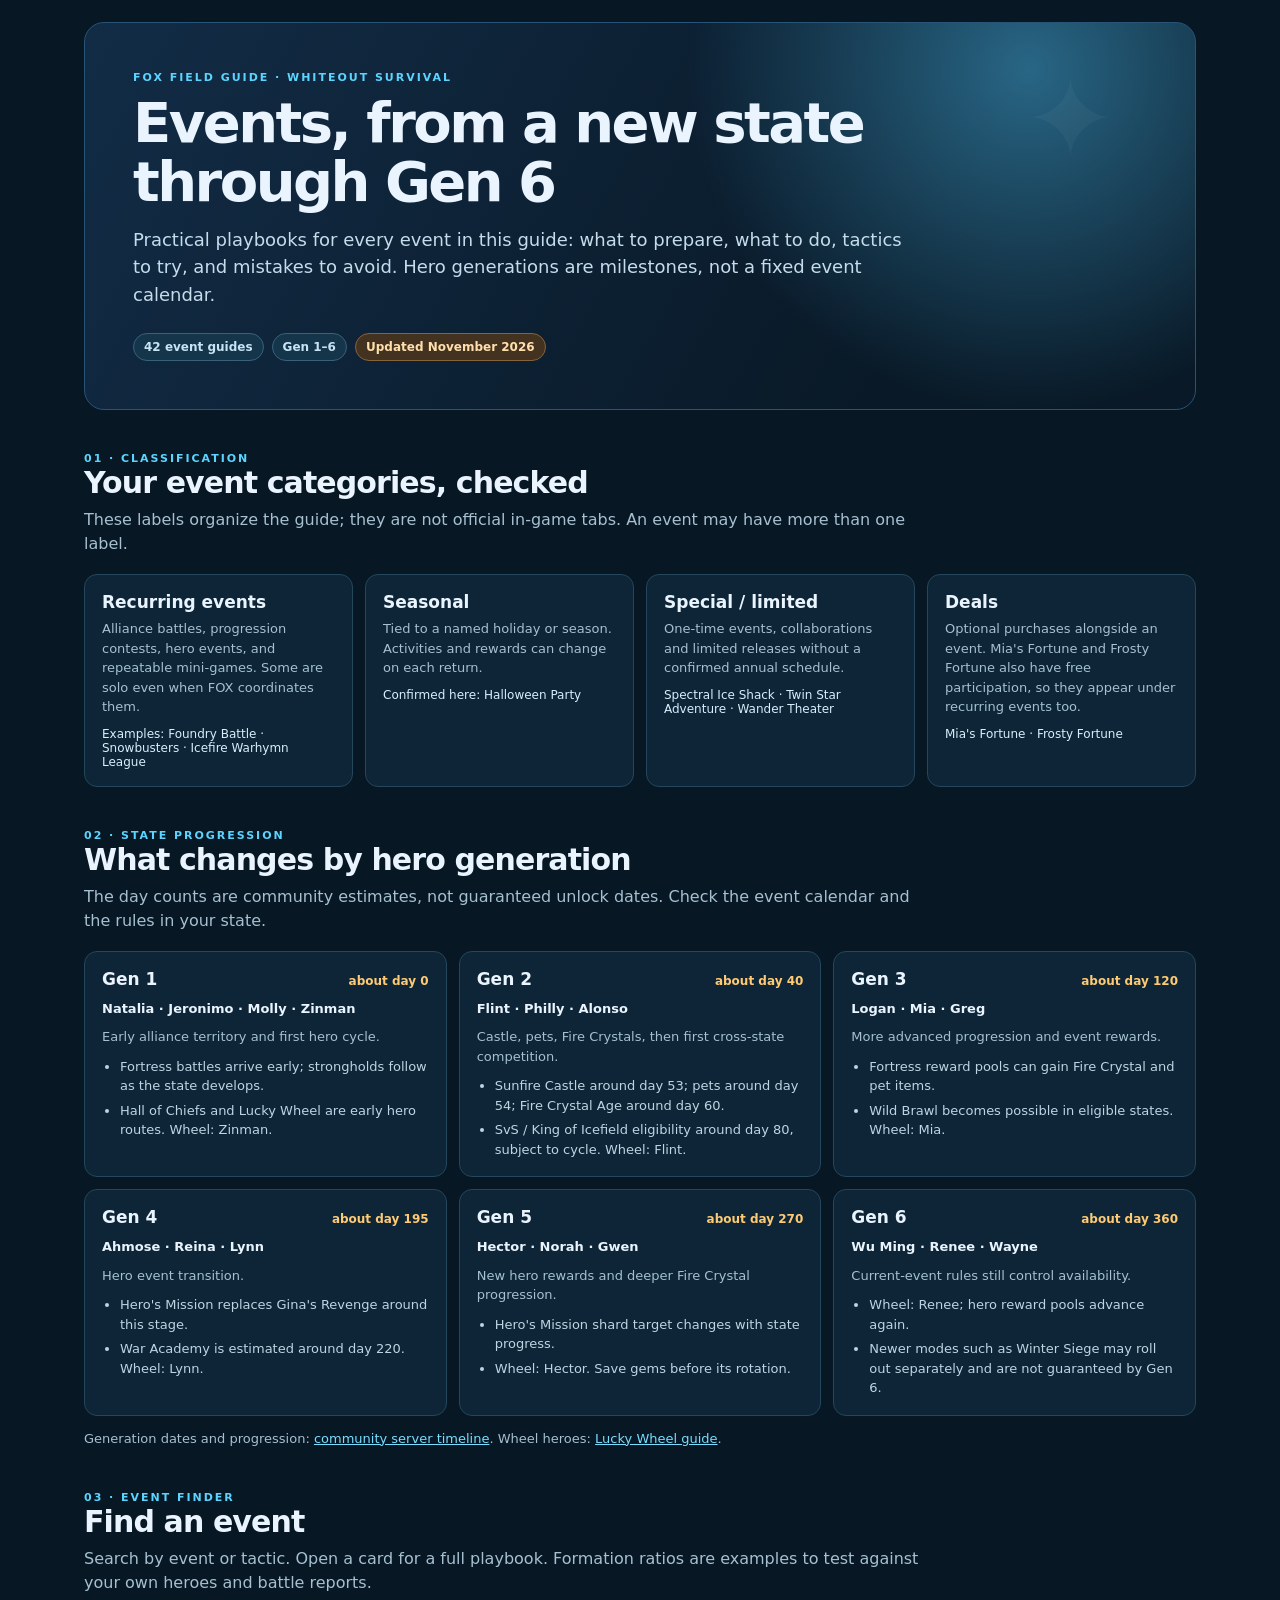
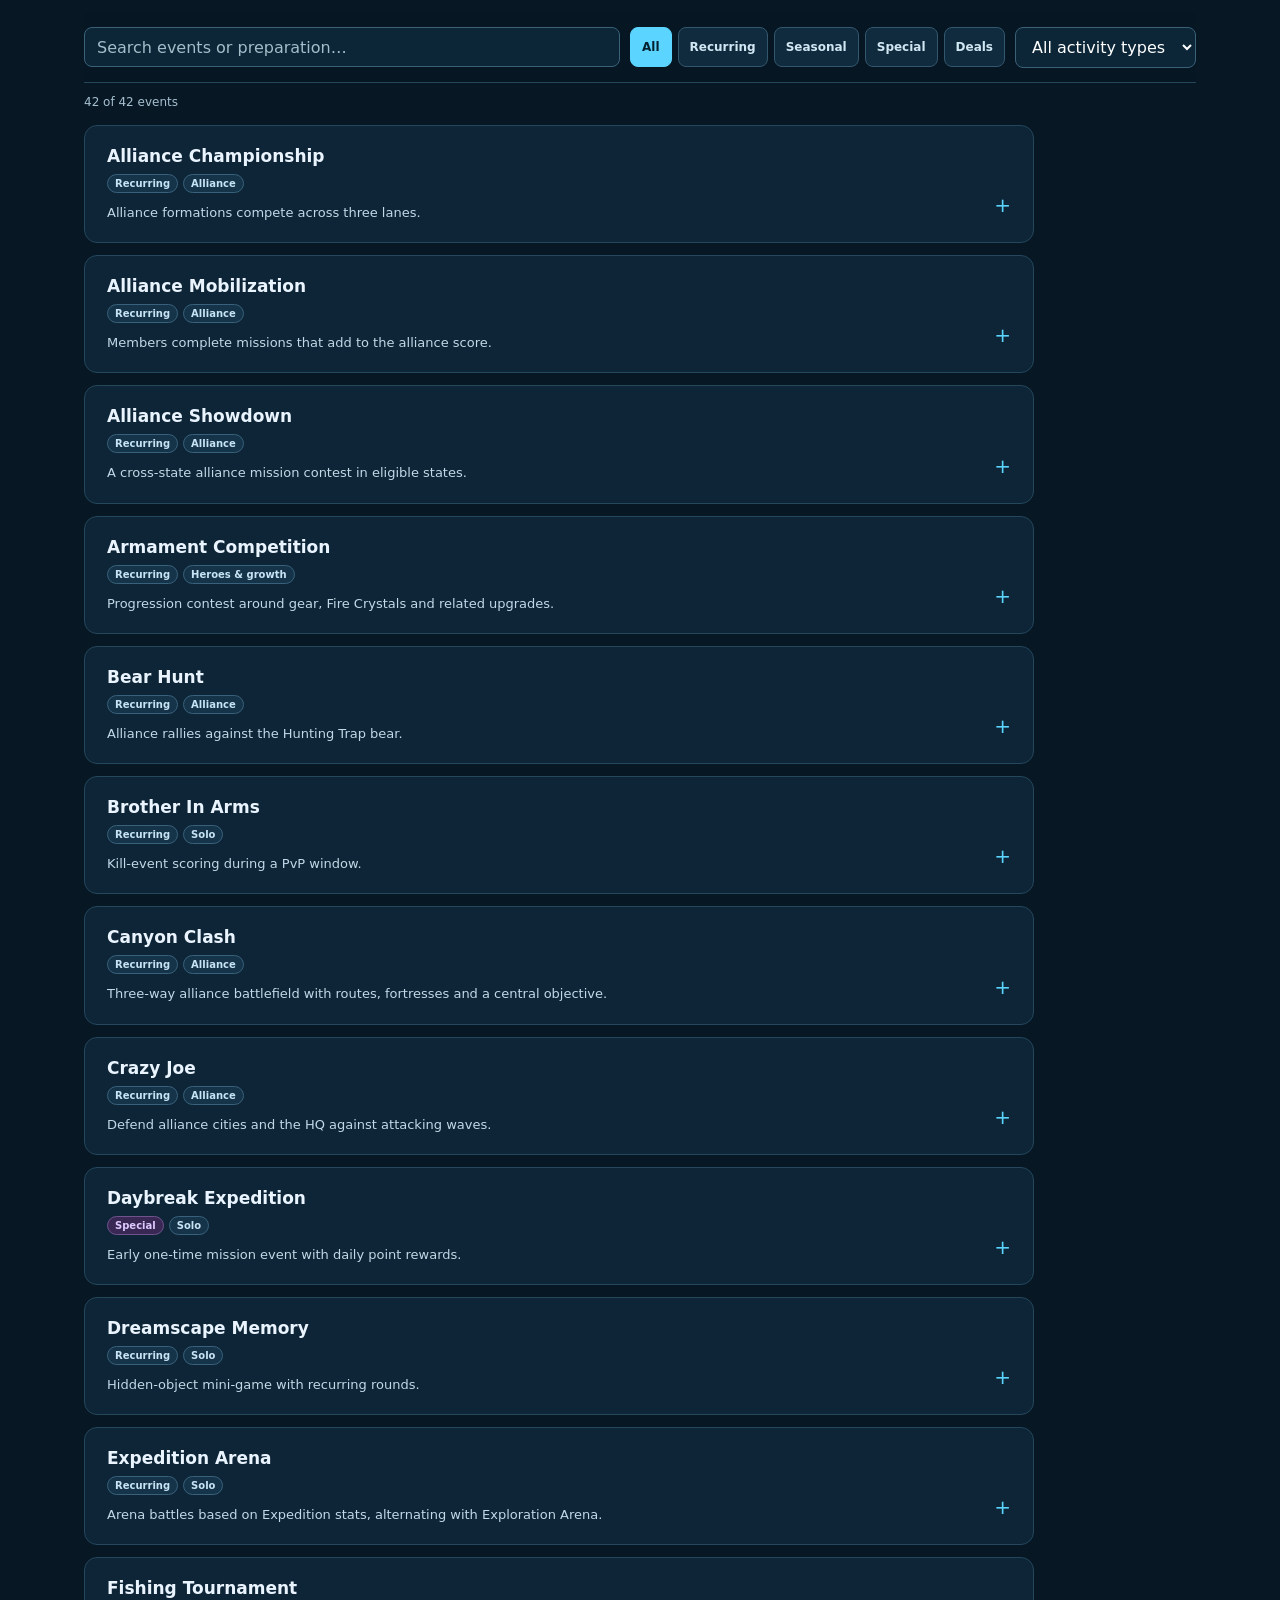
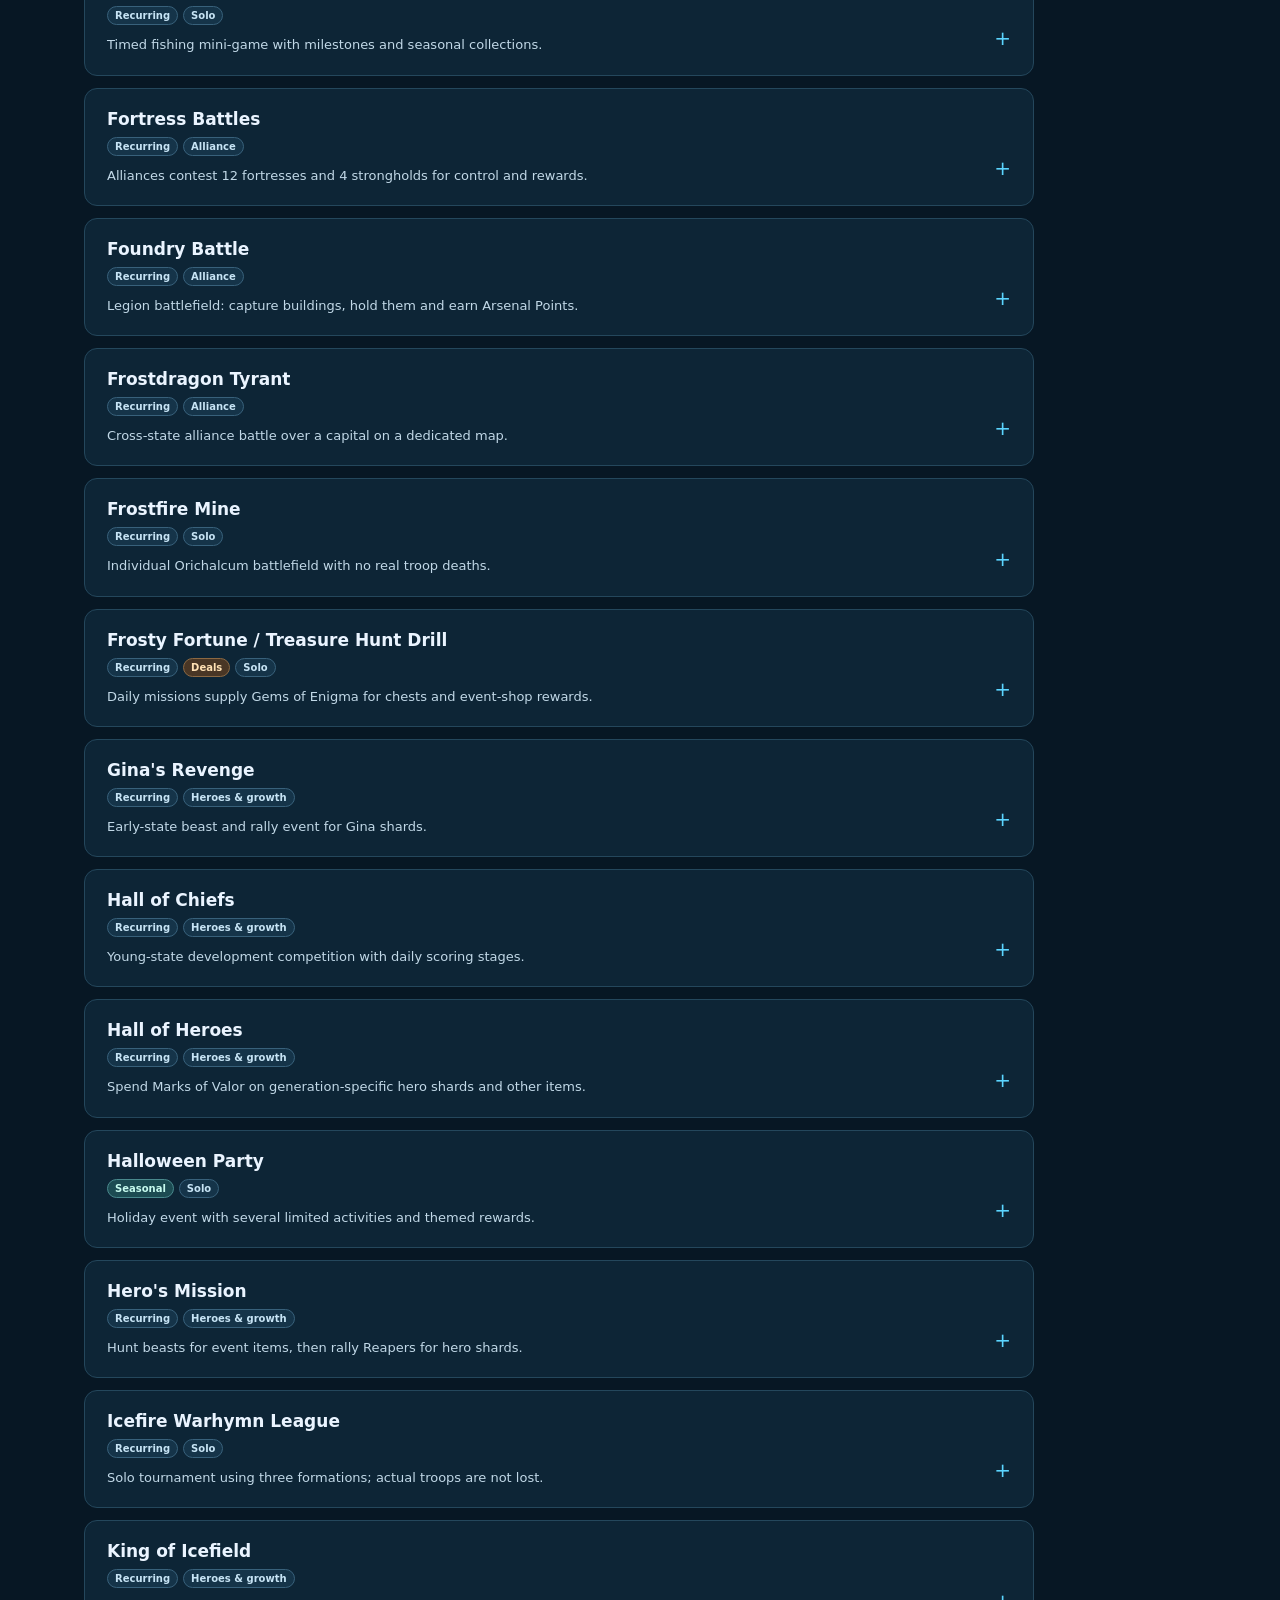
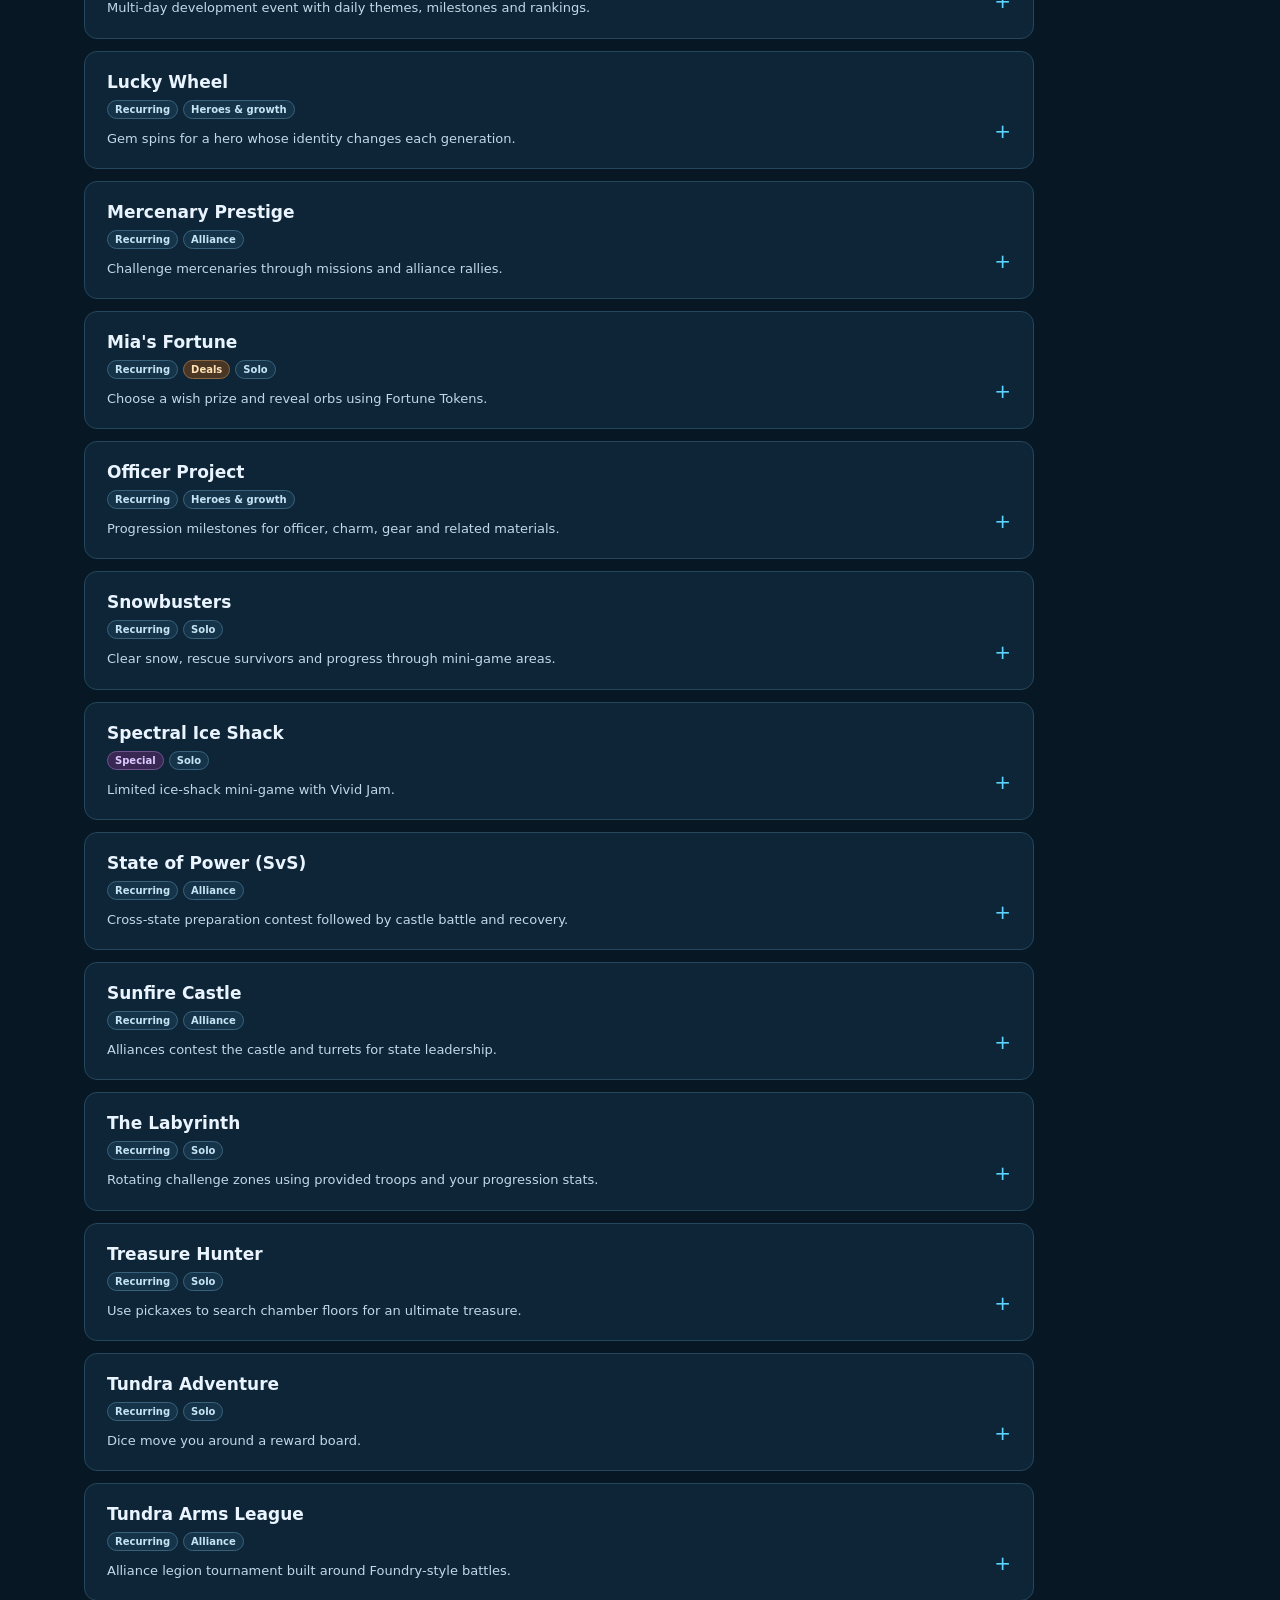
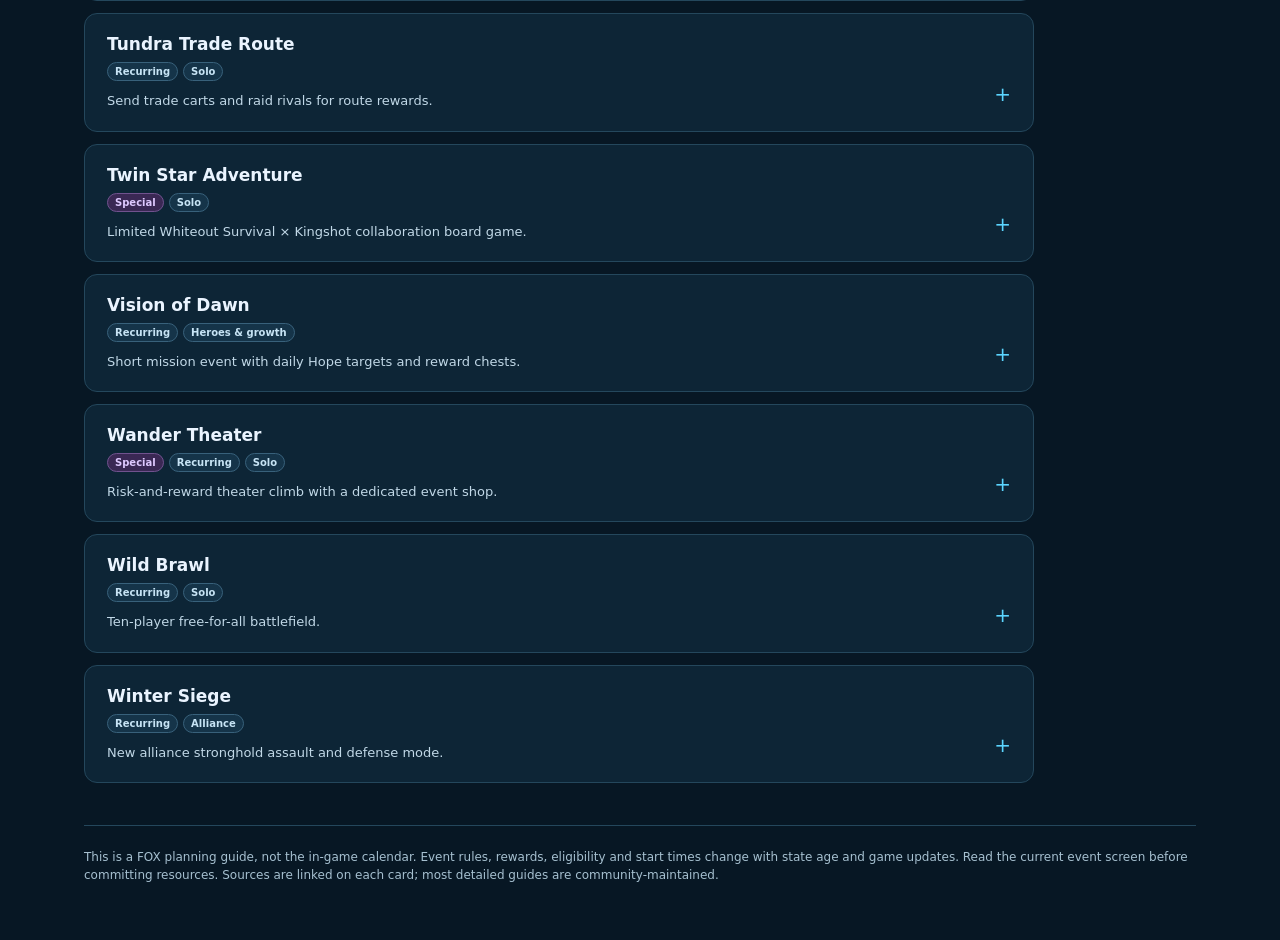
<file: events.html>
<!doctype html>
<html lang="en">
<head>
<meta charset="utf-8">
<meta name="viewport" content="width=device-width, initial-scale=1">
<meta name="color-scheme" content="dark">
<title>FOX Event Guide · Whiteout Survival</title>
<style>
  :root{font-family:system-ui,-apple-system,"Segoe UI",sans-serif;color:#eaf4ff;background:#071724;--panel:#0d2536;--panel2:#102e42;--line:#24475c;--muted:#a6c0d0;--ice:#5bd5ff;--gold:#ffca72;--orange:#ff895b}
  *{box-sizing:border-box}html{scroll-behavior:smooth}body{margin:0}button,input,select{font:inherit}button{cursor:pointer}a{color:#78ddff}a:hover{text-decoration:none}a:focus-visible,button:focus-visible,input:focus-visible,select:focus-visible,summary:focus-visible{outline:2px solid var(--ice);outline-offset:3px}[hidden]{display:none!important}
  .shell{max-width:1180px;margin:auto;padding:22px clamp(16px,3vw,34px) 56px}.eyebrow{color:var(--ice);text-transform:uppercase;letter-spacing:.18em;font-size:11px;font-weight:800}.mast{position:relative;overflow:hidden;border:1px solid #285477;border-radius:20px;padding:clamp(22px,5vw,48px);background:radial-gradient(circle at 85% 12%,#286685 0,transparent 34%),linear-gradient(120deg,#122c46,#091927 75%)}.mast:after{content:"✦";position:absolute;right:7%;top:8%;font-size:7rem;color:#ffffff0a;pointer-events:none}h1{font-size:clamp(32px,5vw,56px);line-height:1.05;letter-spacing:-.045em;margin:10px 0 14px;max-width:750px}h2{font-size:clamp(22px,3vw,30px);letter-spacing:-.03em;margin:0 0 8px}h3{font-size:17px;margin:0}.lead{max-width:780px;color:#c5dceb;font-size:clamp(15px,1.8vw,18px);line-height:1.55;margin:0}.mast-meta{display:flex;gap:8px;flex-wrap:wrap;margin-top:24px}.pill,.chip,.smalltag{border:1px solid #38617b;border-radius:999px;padding:6px 10px;color:#c7e4f5;background:#15354a;font-size:12px;font-weight:700}.pill.gold{border-color:#86633a;color:#ffe0ac;background:#43321f}.section{margin-top:42px}.section-intro{max-width:850px;color:var(--muted);line-height:1.5;margin:0 0 18px}.callout{padding:15px 18px;border-left:3px solid var(--ice);border-radius:0 10px 10px 0;background:#102e42;color:#d5ebf8;line-height:1.5}.callout strong{color:white}.category-grid,.timeline{display:grid;gap:12px}.category-grid{grid-template-columns:repeat(4,minmax(0,1fr))}.category-card,.gen-card{background:var(--panel);border:1px solid var(--line);border-radius:13px;padding:17px;min-width:0}.category-card h3{margin-bottom:7px}.category-card p,.gen-card p{margin:0;color:var(--muted);line-height:1.5;font-size:13px}.category-card .example{display:block;margin-top:10px;color:#d7effc;font-size:12px}.timeline{grid-template-columns:repeat(3,minmax(0,1fr))}.gen-head{display:flex;justify-content:space-between;align-items:baseline;gap:8px;margin-bottom:10px}.gen-head span{color:var(--gold);font-size:12px;font-weight:800;white-space:nowrap}.heroes{font-weight:700;color:#eaf4ff!important;margin-bottom:9px!important}.gen-card ul{margin:10px 0 0;padding-left:18px;color:#bdd5e3;font-size:13px;line-height:1.5}.gen-card li+li{margin-top:5px}.gen-card a{font-size:12px}.tools{position:sticky;top:0;z-index:5;background:#071724ee;backdrop-filter:blur(10px);padding:14px 0;border-bottom:1px solid var(--line);display:grid;grid-template-columns:minmax(190px,1fr) auto auto;align-items:center;gap:10px}.tools input,.tools select{width:100%;min-height:40px;background:#0c2638;border:1px solid #3b6178;border-radius:8px;color:white;padding:9px 12px}.tools input::placeholder{color:#a5bdca}.filters{display:flex;flex-wrap:wrap;gap:6px}.filters button{border:1px solid #33576e;border-radius:8px;background:#102b3d;color:#d2e7f4;padding:9px 11px;min-height:40px;font-size:12px;font-weight:800}.filters button[aria-pressed=true]{background:var(--ice);color:#042130;border-color:var(--ice)}.count{color:var(--muted);font-size:12px;white-space:nowrap}.event-grid{display:grid;grid-template-columns:repeat(2,minmax(0,1fr));gap:12px;margin-top:16px}.event{background:var(--panel);border:1px solid var(--line);border-radius:13px;min-width:0;overflow:hidden}.event:hover{border-color:#3d748e}.event summary{list-style:none;padding:17px;cursor:pointer}.event summary::-webkit-details-marker{display:none}.event summary:after{content:"+";float:right;color:var(--ice);font-size:20px;margin-top:-29px}.event[open] summary:after{content:"−"}.event-name{font-size:17px;font-weight:800;margin:0 25px 8px 0}.tags{display:flex;gap:5px;flex-wrap:wrap;margin-bottom:10px}.smalltag{font-size:10px;padding:3px 7px;background:#153449}.smalltag.special{background:#3a2854;border-color:#70528e;color:#dec9ff}.smalltag.seasonal{background:#1c4b52;border-color:#49898d;color:#c7fbef}.smalltag.deals{background:#493625;border-color:#8b6842;color:#ffe1b4}.summary{font-size:13px;color:#c1d8e7;line-height:1.48;margin:0}.event-more{border-top:1px solid var(--line);padding:14px 17px 17px;font-size:13px;line-height:1.5;color:#bdd5e3}.event-more p{margin:0 0 10px}.event-more strong{color:white}.event-more .stage{color:var(--gold)}.event-more a{font-weight:700}.empty{color:var(--muted);padding:22px;border:1px dashed var(--line);border-radius:12px}.sources{font-size:13px;color:var(--muted);line-height:1.55}.sources a{word-break:break-word}.footer{border-top:1px solid var(--line);padding-top:22px;margin-top:42px;color:var(--muted);font-size:12px;line-height:1.5}
  @media(max-width:900px){.category-grid{grid-template-columns:repeat(2,minmax(0,1fr))}.timeline{grid-template-columns:repeat(2,minmax(0,1fr))}.tools{grid-template-columns:1fr}.count{display:none}}
  @media(max-width:600px){.shell{padding-top:12px}.category-grid,.timeline,.event-grid{grid-template-columns:1fr}.mast{border-radius:14px}.tools{position:static}.filters button{flex:1}.section{margin-top:32px}}
  .event-grid{grid-template-columns:minmax(0,1fr);max-width:950px}.event summary{padding:20px 22px}.event-more{padding:20px 22px 24px}.guide-intro{font-size:14px;color:#e5f4fd;line-height:1.55;margin:0 0 18px}.guide-section{padding-top:16px;border-top:1px solid var(--line);margin-top:16px}.guide-section h4{color:var(--ice);font-size:12px;text-transform:uppercase;letter-spacing:.12em;margin:0 0 9px}.guide-section ul{padding-left:20px;margin:0;display:grid;gap:8px}.guide-section li{line-height:1.55}.squad-grid{display:grid;grid-template-columns:repeat(3,minmax(0,1fr));gap:9px;margin-top:12px}.squad{background:var(--panel2);border:1px solid var(--line);border-radius:9px;padding:12px}.squad h5{font-size:13px;color:#fff;margin:0 0 5px}.squad .ratio{color:var(--gold);font-weight:800;font-size:13px;margin:0 0 7px}.squad p{margin:0;color:#c4dce9;line-height:1.5}.guide-sources{display:flex;flex-wrap:wrap;gap:14px;margin-top:18px}.guide-sources a{font-weight:700}.event[open]{border-color:#4c839e}@media(max-width:760px){.squad-grid{grid-template-columns:1fr}}
</style>
</head>
<body>
<main class="shell">
  <header class="mast">
    <div class="eyebrow">FOX field guide · Whiteout Survival</div>
    <h1>Events, from a new state through Gen 6</h1>
    <p class="lead">Practical playbooks for every event in this guide: what to prepare, what to do, tactics to try, and mistakes to avoid. Hero generations are milestones, not a fixed event calendar.</p>
    <div class="mast-meta"><span class="pill" id="guide-total">Event guides</span><span class="pill">Gen 1–6</span><span class="pill gold">Updated November 2026</span></div>
  </header>

  <section class="section" aria-labelledby="category-title">
    <div class="eyebrow">01 · Classification</div><h2 id="category-title">Your event categories, checked</h2>
    <p class="section-intro">These labels organize the guide; they are not official in-game tabs. An event may have more than one label.</p>
    <div class="category-grid">
      <div class="category-card"><h3>Recurring events</h3><p>Alliance battles, progression contests, hero events, and repeatable mini-games. Some are solo even when FOX coordinates them.</p><span class="example">Examples: Foundry Battle · Snowbusters · Icefire Warhymn League</span></div>
      <div class="category-card"><h3>Seasonal</h3><p>Tied to a named holiday or season. Activities and rewards can change on each return.</p><span class="example">Confirmed here: Halloween Party</span></div>
      <div class="category-card"><h3>Special / limited</h3><p>One-time events, collaborations and limited releases without a confirmed annual schedule.</p><span class="example">Spectral Ice Shack · Twin Star Adventure · Wander Theater</span></div>
      <div class="category-card"><h3>Deals</h3><p>Optional purchases alongside an event. Mia's Fortune and Frosty Fortune also have free participation, so they appear under recurring events too.</p><span class="example">Mia's Fortune · Frosty Fortune</span></div>
    </div>
  </section>

  <section class="section" aria-labelledby="timeline-title">
    <div class="eyebrow">02 · State progression</div><h2 id="timeline-title">What changes by hero generation</h2>
    <p class="section-intro">The day counts are community estimates, not guaranteed unlock dates. Check the event calendar and the rules in your state.</p>
    <div class="timeline">
      <div class="gen-card"><div class="gen-head"><h3>Gen 1</h3><span>about day 0</span></div><p class="heroes">Natalia · Jeronimo · Molly · Zinman</p><p>Early alliance territory and first hero cycle.</p><ul><li>Fortress battles arrive early; strongholds follow as the state develops.</li><li>Hall of Chiefs and Lucky Wheel are early hero routes. Wheel: Zinman.</li></ul></div>
      <div class="gen-card"><div class="gen-head"><h3>Gen 2</h3><span>about day 40</span></div><p class="heroes">Flint · Philly · Alonso</p><p>Castle, pets, Fire Crystals, then first cross-state competition.</p><ul><li>Sunfire Castle around day 53; pets around day 54; Fire Crystal Age around day 60.</li><li>SvS / King of Icefield eligibility around day 80, subject to cycle. Wheel: Flint.</li></ul></div>
      <div class="gen-card"><div class="gen-head"><h3>Gen 3</h3><span>about day 120</span></div><p class="heroes">Logan · Mia · Greg</p><p>More advanced progression and event rewards.</p><ul><li>Fortress reward pools can gain Fire Crystal and pet items.</li><li>Wild Brawl becomes possible in eligible states. Wheel: Mia.</li></ul></div>
      <div class="gen-card"><div class="gen-head"><h3>Gen 4</h3><span>about day 195</span></div><p class="heroes">Ahmose · Reina · Lynn</p><p>Hero event transition.</p><ul><li>Hero's Mission replaces Gina's Revenge around this stage.</li><li>War Academy is estimated around day 220. Wheel: Lynn.</li></ul></div>
      <div class="gen-card"><div class="gen-head"><h3>Gen 5</h3><span>about day 270</span></div><p class="heroes">Hector · Norah · Gwen</p><p>New hero rewards and deeper Fire Crystal progression.</p><ul><li>Hero's Mission shard target changes with state progress.</li><li>Wheel: Hector. Save gems before its rotation.</li></ul></div>
      <div class="gen-card"><div class="gen-head"><h3>Gen 6</h3><span>about day 360</span></div><p class="heroes">Wu Ming · Renee · Wayne</p><p>Current-event rules still control availability.</p><ul><li>Wheel: Renee; hero reward pools advance again.</li><li>Newer modes such as Winter Siege may roll out separately and are not guaranteed by Gen 6.</li></ul></div>
    </div>
    <p class="sources">Generation dates and progression: <a href="https://www.whiteoutsurvival.wiki/server-timeline-server-age/" target="_blank" rel="noopener noreferrer">community server timeline</a>. Wheel heroes: <a href="https://www.whiteoutsurvival.wiki/events/lucky-wheel/" target="_blank" rel="noopener noreferrer">Lucky Wheel guide</a>.</p>
  </section>

  <section class="section" aria-labelledby="catalog-title">
    <div class="eyebrow">03 · Event finder</div><h2 id="catalog-title">Find an event</h2>
    <p class="section-intro">Search by event or tactic. Open a card for a full playbook. Formation ratios are examples to test against your own heroes and battle reports.</p>
    <div class="tools" role="search">
      <input id="search" type="search" placeholder="Search events or preparation…" aria-label="Search events">
      <div class="filters" role="group" aria-label="Event category">
        <button type="button" data-category="all" aria-pressed="true">All</button><button type="button" data-category="recurring" aria-pressed="false">Recurring</button><button type="button" data-category="seasonal" aria-pressed="false">Seasonal</button><button type="button" data-category="special" aria-pressed="false">Special</button><button type="button" data-category="deals" aria-pressed="false">Deals</button>
      </div>
      <select id="focus" aria-label="Activity type"><option value="all">All activity types</option><option value="alliance">Alliance</option><option value="solo">Solo</option><option value="hero">Heroes &amp; growth</option></select>
    </div>
    <p id="result-count" class="count" aria-live="polite"></p>
    <div id="event-list" class="event-grid"></div>
    <p id="empty" class="empty" hidden>No event matches these filters. Try another name or category.</p>
  </section>

  <footer class="footer">This is a FOX planning guide, not the in-game calendar. Event rules, rewards, eligibility and start times change with state age and game updates. Read the current event screen before committing resources. Sources are linked on each card; most detailed guides are community-maintained.</footer>
</main>
<script src="event-details.js?v=20261103-playbooks-links"></script>
<script>
const wiki='https://www.whiteoutsurvival.wiki/events/';
const events=[
  {name:'Alliance Championship',cat:['recurring'],focus:'alliance',summary:'Alliance formations compete across three lanes.',prep:'Set your defensive lineup before registration closes; officers should balance the lanes.',stage:'Recurring; check your alliance schedule.',source:wiki+'alliance-championship/'},
  {name:'Alliance Mobilization',cat:['recurring'],focus:'alliance',summary:'Members complete missions that add to the alliance score.',prep:'Pick tasks you can finish. Coordinate refreshes and save suitable training or upgrade items for high-value tasks.',stage:'Missions vary with state progression.',source:wiki+'alliance-mobilization/'},
  {name:'Alliance Showdown',cat:['recurring'],focus:'alliance',summary:'A cross-state alliance mission contest in eligible states.',prep:'Agree on daily targets and pair tasks with upgrades already planned. It can replace a Mobilization slot.',stage:'Eligible states only; check the current calendar.',source:wiki+'alliance-showdown/'},
  {name:'Armament Competition',cat:['recurring'],focus:'hero',summary:'Progression contest around gear, Fire Crystals and related upgrades.',prep:'Check each day’s scoring list before using materials or speedups; requirements change with state age.',stage:'Availability and scoring vary by state.',source:wiki+'armament-competition/'},
  {name:'Bear Hunt',cat:['recurring'],focus:'alliance',summary:'Alliance rallies against the Hunting Trap bear.',prep:'Be online for FOX’s trap time, use the agreed rally leaders and troop setup, and send all available marches.',stage:'Personal damage tiers can change after updates.',source:wiki+'bear-hunt/'},
  {name:'Brother In Arms',cat:['recurring'],focus:'solo',summary:'Kill-event scoring during a PvP window.',prep:'Shield if you are not fighting. Coordinate targets with FOX and check hospital capacity before attacking.',stage:'Battle rules and protected zones are shown in-game.',source:wiki+'brothers-in-arms/'},
  {name:'Canyon Clash',cat:['recurring'],focus:'alliance',summary:'Three-way alliance battlefield with routes, fortresses and a central objective.',prep:'Confirm your legion and assigned route. Follow R4/R5 calls and manage fuel for redeployment.',stage:'Eligible alliance and state required.',source:wiki+'canyon-clash/'},
  {name:'Crazy Joe',cat:['recurring'],focus:'alliance',summary:'Defend alliance cities and the HQ against attacking waves.',prep:'Arrange reinforcements with FOX, keep your city in position, and read the current wave rules.',stage:'Difficulty and rewards can change.',source:wiki+'crazy-joe/'},
  {name:'Daybreak Expedition',cat:['special'],focus:'solo',summary:'Early one-time mission event with daily point rewards.',prep:'Complete daily missions during its window; the optional pass is not required for basic participation.',stage:'One-time event, unlocked from Furnace level 7.',source:wiki+'daybreak-expedition/'},
  {name:'Dreamscape Memory',cat:['recurring'],focus:'solo',summary:'Hidden-object mini-game with recurring rounds.',prep:'Use the event’s own timer and goals; no Gen 6 unlock threshold is verified.',stage:'Availability varies by state and event cycle.',source:wiki+'dreamscape-memory/'},
  {name:'Expedition Arena',cat:['recurring'],focus:'solo',summary:'Arena battles based on Expedition stats, alternating with Exploration Arena.',prep:'Set a defense formation and use the free challenges before each ranking reset.',stage:'Launched in eligible states near Fire Crystal level 3 progression in November 2026.',source:'https://www.whiteoutsurvival.wiki/sneak-peek/101898521en/'},
  {name:'Fishing Tournament',cat:['recurring'],focus:'solo',summary:'Timed fishing mini-game with milestones and seasonal collections.',prep:'Check the active fish collection and daily attempts before spending optional event items.',stage:'Theme and rewards rotate.',source:wiki+'fishing-tournament/'},
  {name:'Fortress Battles',cat:['recurring'],focus:'alliance',summary:'Alliances contest 12 fortresses and 4 strongholds for control and rewards.',prep:'Follow FOX registration and battle calls. R4/R5 allocate rewards; available reward types change with state age and the fort held.',stage:'Early-state battles; reward pools evolve around Gen 3.',source:'https://www.whiteoutsurvival.wiki/alliance-fort/fortress-battles/'},
  {name:'Foundry Battle',cat:['recurring'],focus:'alliance',summary:'Legion battlefield: capture buildings, hold them and earn Arsenal Points.',prep:'Check your legion and substitute status. Follow the building plan, then heal and redeploy as directed.',stage:'Eligible alliances; confirm the current sign-up screen.',source:wiki+'foundry-battle/'},
  {name:'Frostdragon Tyrant',cat:['recurring'],focus:'alliance',summary:'Cross-state alliance battle over a capital on a dedicated map.',prep:'Officers register the alliance; rally captains and garrisons coordinate control of key buildings.',stage:'Eligible states and alliance registration; verify current rules.',source:wiki+'frostdragon-tyrant/'},
  {name:'Frostfire Mine',cat:['recurring'],focus:'solo',summary:'Individual Orichalcum battlefield with no real troop deaths.',prep:'Choose a time slot you can finish and focus on gathering and objectives rather than random fights.',stage:'Furnace level 16+ in the current guide.',source:wiki+'frostfire-mine/'},
  {name:'Frosty Fortune / Treasure Hunt Drill',cat:['recurring','deals'],focus:'solo',summary:'Daily missions supply Gems of Enigma for chests and event-shop rewards.',prep:'Complete the free missions first. Check chest refresh costs and shop targets before buying optional packs.',stage:'Recurring event with optional purchases; not just a deal.',source:wiki+'frosty-fortune-skin-event/'},
  {name:"Gina's Revenge",cat:['recurring'],focus:'hero',summary:'Early-state beast and rally event for Gina shards.',prep:'Use rallies with alliance members and complete the current event tasks before the rotation ends.',stage:"Early generations; replaced by Hero's Mission around Gen 4.",source:wiki+'ginas-revenge/'},
  {name:'Hall of Chiefs',cat:['recurring'],focus:'hero',summary:'Young-state development competition with daily scoring stages.',prep:'Save speedups, shards and other scoring materials for the matching stage.',stage:'Primarily early states, before later King of Icefield rotations.',source:wiki+'hall-of-chief/'},
  {name:'Hall of Heroes',cat:['recurring'],focus:'hero',summary:'Spend Marks of Valor on generation-specific hero shards and other items.',prep:'Check the active hero and shop before exchanging. Unused marks can persist, but old marks are no longer sold.',stage:'Hero selection changes with generation.',source:wiki+'hall-of-heroes/'},
  {name:"Hero's Mission",cat:['recurring'],focus:'hero',summary:'Hunt beasts for event items, then rally Reapers for hero shards.',prep:'Coordinate rallies and check the current shard target before spending stamina.',stage:"Replaces Gina's Revenge around Gen 4; shard hero changes in later generations.",source:wiki+'heros-mission/'},
  {name:'Icefire Warhymn League',cat:['recurring'],focus:'solo',summary:'Solo tournament using three formations; actual troops are not lost.',prep:'Register, set all three formations, and follow the qualifier and elimination schedule.',stage:'Furnace level 30+; official help says it arrives about two weeks after Gen 4 heroes.',source:wiki+'icefire-warhymn-league/'},
  {name:'King of Icefield',cat:['recurring'],focus:'hero',summary:'Multi-day development event with daily themes, milestones and rankings.',prep:'Hold speedups and upgrade materials for the correct scoring day; decide your milestone goal before spending.',stage:'SvS-era states, subject to event cycle.',source:wiki+'king-of-icefield/'},
  {name:'Lucky Wheel',cat:['recurring'],focus:'hero',summary:'Gem spins for a hero whose identity changes each generation.',prep:'Check the featured hero and spin milestones before using gems. Gen 1–6 wheel heroes: Zinman, Flint, Mia, Lynn, Hector, Renee.',stage:'Wheel hero changes with state generation.',source:wiki+'lucky-wheel/'},
  {name:"Mercenary Prestige",cat:['recurring'],focus:'alliance',summary:'Challenge mercenaries through missions and alliance rallies.',prep:'Coordinate rally windows so members can claim their personal and shared progress.',stage:'Check the current challenge tiers in-game.',source:wiki+'mercenary-prestige/'},
  {name:"Mia's Fortune",cat:['recurring','deals'],focus:'solo',summary:'Choose a wish prize and reveal orbs using Fortune Tokens.',prep:'Collect daily free tokens first; inspect the prize pool and increasing reveal cost before purchasing tokens.',stage:'Recurring event with optional purchases; not a Mia-shard event.',source:wiki+'mia-fortune/'},
  {name:'Officer Project',cat:['recurring'],focus:'hero',summary:'Progression milestones for officer, charm, gear and related materials.',prep:'Save the listed materials for its scoring window and check which tasks your state has unlocked.',stage:'Tasks can vary with state progression.',source:wiki+'officer-project/'},
  {name:'Snowbusters',cat:['recurring'],focus:'solo',summary:'Clear snow, rescue survivors and progress through mini-game areas.',prep:'Use opened fuel before the event ends; unopened supply chests and unused Rocket V2 can carry over.',stage:'Recurring theme rotation; no fixed hero-generation gate verified.',source:wiki+'snowbusters/'},
  {name:'State of Power (SvS)',cat:['recurring'],focus:'alliance',summary:'Cross-state preparation contest followed by castle battle and recovery.',prep:'Match upgrades and training to each preparation day. For battle, coordinate shields, teleports, rally leaders and healing.',stage:'Eligible around state day 80; actual start follows the event cycle.',source:wiki+'svs-state-of-power/'},
  {name:'Sunfire Castle',cat:['recurring'],focus:'alliance',summary:'Alliances contest the castle and turrets for state leadership.',prep:'Confirm rally leaders, garrison rotations, healing and where FOX will reinforce.',stage:'First unlock estimated around state day 53.',source:wiki+'sunfire-castle/'},
  {name:'The Labyrinth',cat:['recurring'],focus:'solo',summary:'Rotating challenge zones using provided troops and your progression stats.',prep:'Check which zone is open, adjust heroes and research, and claim the available weekly rewards.',stage:'Furnace level 19+; some zones also need later systems such as pets.',source:wiki+'the-labyrinth/'},
  {name:'Treasure Hunter',cat:['recurring'],focus:'solo',summary:'Use pickaxes to search chamber floors for an ultimate treasure.',prep:'Complete daily pickaxe missions and compare remaining searches with the guaranteed reward threshold before buying more.',stage:'Rewards vary with state age; purchases are optional.',source:wiki+'treasure-hunter/'},
  {name:'Tundra Adventure',cat:['recurring'],focus:'solo',summary:'Dice move you around a reward board.',prep:'Claim mission dice first and check whether unused dice carry over or convert at event end.',stage:'Rules and board rewards rotate; optional packs exist.',source:wiki+'tundra-adventure/'},
  {name:'Tundra Arms League',cat:['recurring'],focus:'alliance',summary:'Alliance legion tournament built around Foundry-style battles.',prep:'Officers set rosters and substitutes; members should confirm availability for every assigned round.',stage:'Eligible alliances and states only.',source:wiki+'tundra-arms-league/'},
  {name:'Tundra Trade Route',cat:['recurring'],focus:'solo',summary:'Send trade carts and raid rivals for route rewards.',prep:'Use free refreshes and escort choices carefully; it can overlap Alliance Showdown tasks.',stage:'Can run alongside Alliance Showdown or separately.',source:wiki+'tundra-trade-route/'},
  {name:'Vision of Dawn',cat:['recurring'],focus:'hero',summary:'Short mission event with daily Hope targets and reward chests.',prep:'Complete daily tasks before reset; later states can receive different mission types.',stage:'The recruitment-key task is estimated around Gen 3; check the current version.',source:wiki+'vision-of-dawn/'},
  {name:'Wild Brawl',cat:['recurring'],focus:'solo',summary:'Ten-player free-for-all battlefield.',prep:'Choose a playable time slot and read the current scoring objectives before entering.',stage:'Furnace level 25+; not before eligible Gen 3 states.',source:wiki+'wild-brawl/'},
  {name:'Winter Siege',cat:['recurring'],focus:'alliance',summary:'New alliance stronghold assault and defense mode.',prep:'Follow FOX’s battle assignments and the current event rules; its rollout is separate from hero generations.',stage:'Gen 6 availability is not confirmed. The rollout began in older states.',source:'https://www.centurygames.com/whiteout-survival-wos-update/'},
  {name:'Halloween Party',cat:['seasonal'],focus:'solo',summary:'Holiday event with several limited activities and themed rewards.',prep:'Read the active year’s announcement and claim rewards before its deadline; sub-events may change each year.',stage:'2026 run: 27 October–2 November UTC; future editions may differ.',source:'https://www.whiteoutsurvival.wiki/sneak-peek/102514638en/'},
  {name:'Spectral Ice Shack',cat:['special'],focus:'solo',summary:'Limited ice-shack mini-game with Vivid Jam.',prep:'Check the active rules and remaining Jam on the event screen before a round ends.',stage:'No annual or seasonal return has been verified.',source:'https://www.whiteoutsurvival.wiki/sneak-peek/101898521en/'},
  {name:'Twin Star Adventure',cat:['special'],focus:'solo',summary:'Limited Whiteout Survival × Kingshot collaboration board game.',prep:'Treat collaboration currencies and shops as time-limited; check the live event for claim deadlines.',stage:'Limited 2026 collaboration, not a confirmed recurring event.',source:'https://www.whiteoutsurvival-community.com/event-calendar.html'},
  {name:'Wander Theater',cat:['special','recurring'],focus:'solo',summary:'Risk-and-reward theater climb with a dedicated event shop.',prep:'Decide when to bank rewards and compare the current shop before spending event currency.',stage:'Special event that has returned, but no fixed schedule is confirmed.',source:'https://www.whiteoutsurvival-community.com/tools/wiki/events/wander-theater-wsco.html'}
];
events.sort((a,b)=>a.name.localeCompare(b.name,'en',{sensitivity:'base'}));
document.getElementById('guide-total').textContent=events.length+' event guides';
const list=document.getElementById('event-list'),search=document.getElementById('search'),focus=document.getElementById('focus'),count=document.getElementById('result-count'),empty=document.getElementById('empty');let category='all';
function node(tag,cls,value){const n=document.createElement(tag);if(cls)n.className=cls;if(value)n.textContent=value;return n;}
function addList(parent,title,items){if(!items||!items.length)return;const section=node('section','guide-section'),heading=node('h4',null,title),ul=node('ul');for(const item of items){ul.append(node('li',null,item))}section.append(heading,ul);parent.append(section)}
function draw(){
  const q=search.value.trim().toLocaleLowerCase();
  const shown=events.filter(e=>{
    const guide=window.FOX_EVENT_DETAILS[e.name]||{};
    const searchable=[e.name,e.summary,e.prep,e.stage,guide.goal,...(guide.before||[]),...(guide.play||[]),...(guide.plan||[]),...(guide.avoid||[])].join(' ').toLocaleLowerCase();
    return (category==='all'||e.cat.includes(category))&&(focus.value==='all'||e.focus===focus.value)&&(!q||searchable.includes(q));
  });
  list.replaceChildren();
  for(const e of shown){
    const guide=window.FOX_EVENT_DETAILS[e.name]||{};
    const card=node('details','event'),head=node('summary'),name=node('div','event-name',e.name),tags=node('div','tags');
    head.append(name);
    for(const c of e.cat)tags.append(node('span','smalltag '+c,c[0].toUpperCase()+c.slice(1)));
    tags.append(node('span','smalltag',e.focus==='hero'?'Heroes & growth':e.focus==='alliance'?'Alliance':'Solo'));
    head.append(tags,node('p','summary',e.summary));
    const more=node('div','event-more');
    if(guide.goal)more.append(node('p','guide-intro',guide.goal));
    addList(more,'Before it starts',guide.before);
    addList(more,'During the event',guide.play);
    addList(more,'Practical plan',guide.plan);
    if(guide.squads&&guide.squads.length){const section=node('section','guide-section'),heading=node('h4',null,'Three formations to test'),grid=node('div','squad-grid');section.append(heading);for(const squad of guide.squads){const box=node('div','squad');box.append(node('h5',null,squad.name),node('p','ratio',squad.ratio),node('p',null,squad.use));grid.append(box)}section.append(grid);more.append(section)}
    addList(more,'Avoid',guide.avoid);
    const stage=node('p','stage'),links=node('div','guide-sources'),source=node('a',null,'Event rules and rewards ↗');
    stage.append(node('strong',null,'Availability: '),document.createTextNode(e.stage));
    source.href=e.source;source.target='_blank';source.rel='noopener noreferrer';links.append(source);
    if(guide.extra){const extra=node('a',null,'Formation analysis ↗');extra.href=guide.extra;extra.target='_blank';extra.rel='noopener noreferrer';links.append(extra)}
    more.append(stage,links);card.append(head,more);list.append(card);
  }
  count.textContent=shown.length+' of '+events.length+' events';empty.hidden=shown.length!==0;
}
search.addEventListener('input',draw);focus.addEventListener('change',draw);document.querySelector('.filters').addEventListener('click',e=>{const b=e.target.closest('[data-category]');if(!b)return;category=b.dataset.category;for(const x of document.querySelectorAll('[data-category]'))x.setAttribute('aria-pressed',String(x===b));draw()});draw();
</script>
</body>
</html>
</file>
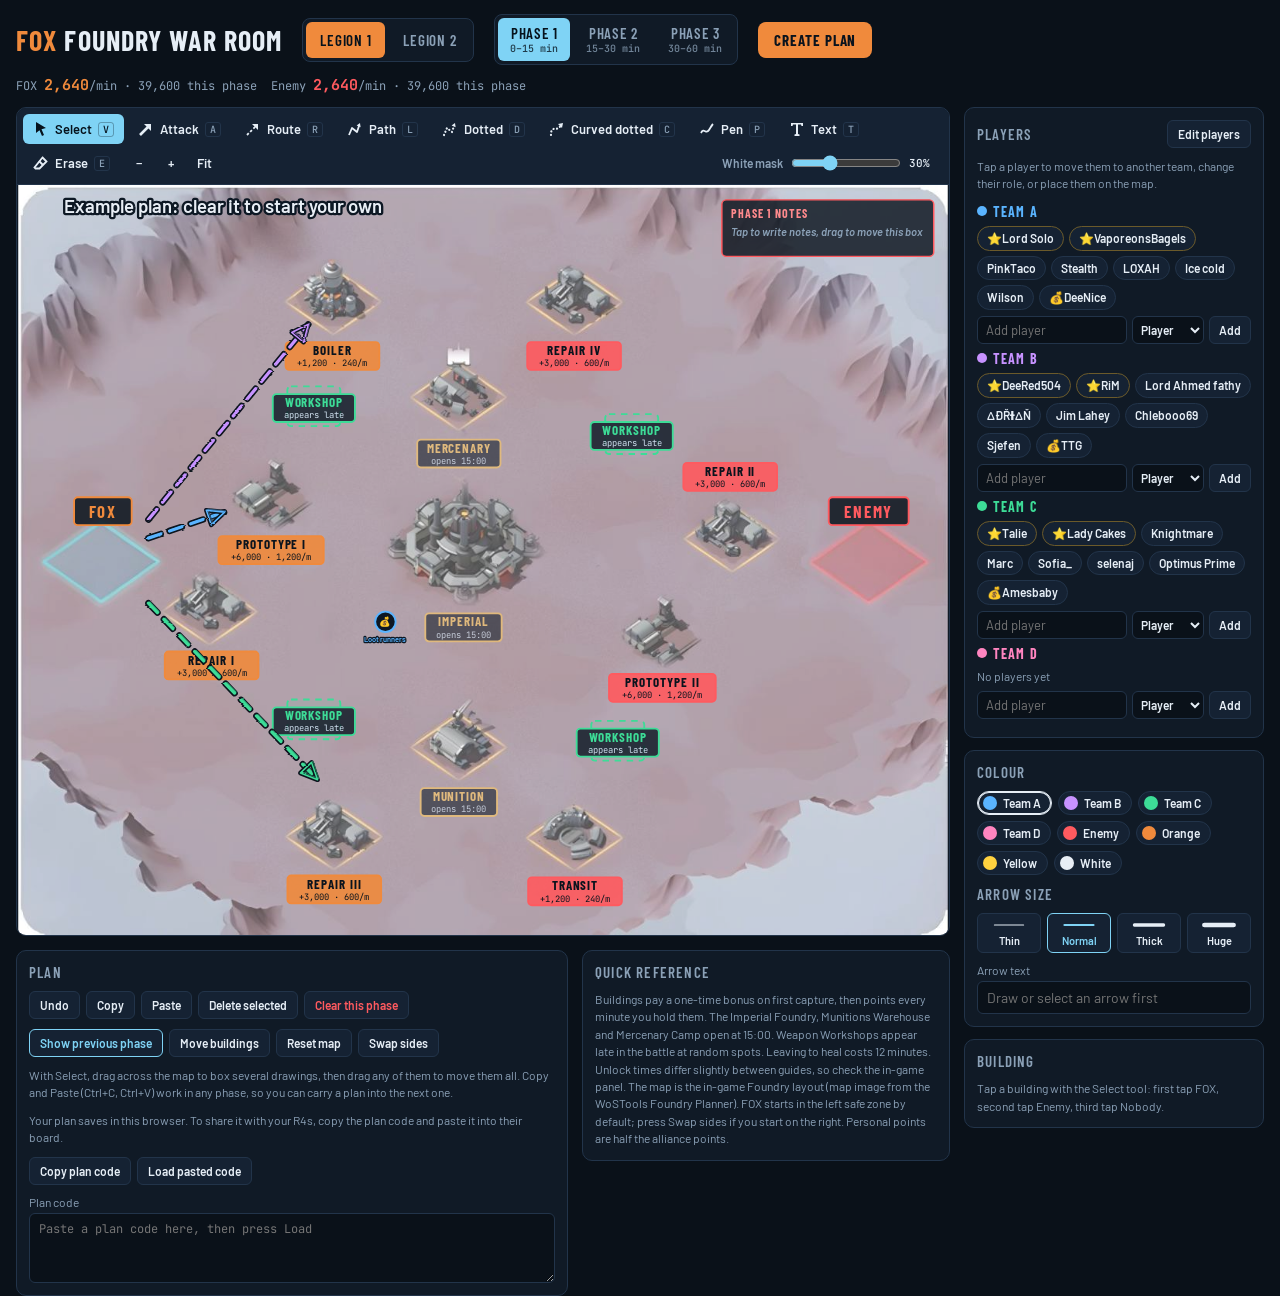
<file: foundry.html>
<!doctype html><html lang="en"><head><meta charset="utf-8"><meta name="viewport" content="width=device-width,initial-scale=1,viewport-fit=cover"><style>:root{padding-top:env(safe-area-inset-top,0px);padding-bottom:env(safe-area-inset-bottom,0px)}body{margin:0;font:14px system-ui,-apple-system,"Segoe UI",sans-serif}img{max-width:100%}[hidden]{display:none!important}</style></head><body>
<!-- Foundry Battle planner for R4s. Loaded in an iframe from the Alliance tab (see foundry mount in app.js). Plans are kept in this browser only (localStorage). -->
<title>Foundry War Room</title>
<meta name="claude:viewport-fit-sides" content="cover">
<link rel="preconnect" href="https://fonts.googleapis.com">
<link rel="stylesheet" href="https://fonts.googleapis.com/css2?family=Barlow+Condensed:wght@500;600;700&family=Barlow:wght@400;500;600&family=JetBrains+Mono:wght@500&display=swap">
<style>
/* Layout: a frozen tactical table. Map on the left (square, as large as the screen allows), command panel on the right; panel drops below the map on narrow screens. Single dark "night ops" look, chosen on purpose. */
:root {
  color-scheme: dark;
  --bg: #0a1119;
  --panel: #101a26;
  --panel-2: #152233;
  --line: #22344a;
  --fg: #e6eef6;
  --muted: #8ba1b7;
  --ice: #7fd3f5;
  --fox: #f08a3c;
  --enemy: #ff5a5f;
  --display: "Barlow Condensed", "Arial Narrow", system-ui, sans-serif;
  --body: "Barlow", system-ui, -apple-system, "Segoe UI", sans-serif;
  --mono: "JetBrains Mono", ui-monospace, Menlo, monospace;
}
* { box-sizing: border-box; }
html, body { height: 100%; }
body {
  background: var(--bg); color: var(--fg); font-family: var(--body); font-size: 14px;
  padding-left: max(16px, env(safe-area-inset-left, 0px));
  padding-right: max(16px, env(safe-area-inset-right, 0px));
  padding-block: 14px 24px;
}
header { display: flex; flex-wrap: wrap; align-items: center; gap: 10px 20px; margin-bottom: 12px; }
h1 { font-family: var(--display); font-weight: 700; font-size: 28px; letter-spacing: .04em; text-transform: uppercase; margin: 0; line-height: 1; text-wrap: balance; }
h1 span { color: var(--fox); }
.phases { display: flex; gap: 4px; background: var(--panel); border: 1px solid var(--line); border-radius: 8px; padding: 3px; }
.phases button { font-family: var(--display); font-size: 15px; font-weight: 600; letter-spacing: .05em; text-transform: uppercase; background: transparent; color: var(--muted); border: 0; border-radius: 6px; padding: 6px 12px; cursor: pointer; }
.phases button small { display: block; font-family: var(--mono); font-size: 10px; font-weight: 500; letter-spacing: 0; text-transform: none; opacity: .8; }
.phases button[aria-pressed="true"] { background: var(--ice); color: #06121c; }
.legions button { padding: 9px 14px; }
.legions button[aria-pressed="true"] { background: var(--fox); }
.score { display: flex; gap: 14px; font-family: var(--mono); font-size: 12px; font-variant-numeric: tabular-nums; color: var(--muted); flex-wrap: wrap; }
.score b { font-size: 15px; }
.score .us b { color: var(--fox); }
.score .them b { color: var(--enemy); }

.leftcol { display: grid; gap: 14px; min-width: 0; }
.below { display: grid; grid-template-columns: minmax(0, 3fr) minmax(0, 2fr); gap: 14px; align-items: start; }
@media (max-width: 700px) { .below { grid-template-columns: minmax(0, 1fr); } }
.layout { display: grid; grid-template-columns: minmax(0, 1fr) 300px; gap: 14px; align-items: start; }
@media (max-width: 860px) { .layout { grid-template-columns: minmax(0, 1fr); } }

.mapwrap { position: relative; background: var(--panel); border: 1px solid var(--line); border-radius: 10px; overflow: hidden; }
.toolbar { display: flex; flex-wrap: wrap; gap: 4px; padding: 6px; border-bottom: 1px solid var(--line); background: var(--panel-2); }
.tool { display: inline-flex; align-items: center; gap: 6px; font: 600 13px var(--body); color: var(--fg); background: transparent; border: 1px solid transparent; border-radius: 6px; padding: 6px 9px; cursor: pointer; }
.tool kbd { font: 500 10px var(--mono); color: var(--muted); border: 1px solid var(--line); border-radius: 3px; padding: 0 4px; }
.tool:hover { border-color: var(--line); }
.tool[aria-pressed="true"] { background: var(--ice); color: #06121c; }
.tool[aria-pressed="true"] kbd { color: #06121c; border-color: rgba(6,18,28,.3); }
.tool svg { width: 16px; height: 16px; }
.maskctl { margin-left: auto; display: inline-flex; align-items: center; gap: 6px; font: 600 12px var(--body); color: var(--muted); padding: 0 6px; }
.maskctl input { width: 110px; accent-color: var(--ice); }
.zoomctl { display: inline-flex; gap: 2px; }
.zoomctl .tool { padding: 6px 8px; min-width: 30px; justify-content: center; }
.maskctl output { font: 500 11px var(--mono); min-width: 4ch; color: var(--fg); }
svg#map { display: block; width: 100%; height: auto; max-height: calc(100vh - 150px); aspect-ratio: 1000 / 807; overscroll-behavior: contain; margin: 0 auto; touch-action: none; user-select: none; -webkit-user-select: none; }
svg#map.t-select { cursor: default; }
svg#map.t-attack, svg#map.t-route, svg#map.t-path, svg#map.t-dpath, svg#map.t-cpath, svg#map.t-pen, svg#map.t-marker, svg#map.t-text { cursor: crosshair; }
svg#map.t-eraser { cursor: not-allowed; }
svg#map.editmap .bld { cursor: move; }

aside { display: grid; gap: 12px; min-width: 0; }
.card { background: var(--panel); border: 1px solid var(--line); border-radius: 10px; padding: 12px; display: grid; gap: 10px; min-width: 0; }
.card h2 { font-family: var(--display); font-size: 15px; font-weight: 600; letter-spacing: .08em; text-transform: uppercase; color: var(--muted); margin: 0; }
.swatches { display: flex; flex-wrap: wrap; gap: 6px; }
.swatch { display: inline-flex; align-items: center; gap: 6px; font: 600 12px var(--body); color: var(--fg); background: var(--panel-2); border: 1px solid var(--line); border-radius: 999px; padding: 4px 10px 4px 5px; cursor: pointer; }
.swatch i { width: 14px; height: 14px; border-radius: 50%; display: inline-block; }
.swatch[aria-pressed="true"] { border-color: var(--fg); box-shadow: 0 0 0 1px var(--fg) inset; }
.sizes { display: grid; grid-template-columns: repeat(4, 1fr); gap: 6px; }
.sizebtn { font: 600 11px var(--body); color: var(--fg); background: var(--panel-2); border: 1px solid var(--line); border-radius: 6px; padding: 5px 2px; cursor: pointer; display: grid; justify-items: center; gap: 3px; }
.sizebtn svg { width: 36px; height: 12px; }
.sizebtn[aria-pressed="true"] { border-color: var(--ice); color: var(--ice); }
.textfield { flex: 1 1 200px; min-width: 0; width: auto !important; padding: 5px 9px !important; }
.kinds { display: grid; grid-template-columns: repeat(3, 1fr); gap: 6px; }
.kind { font: 600 12px var(--body); color: var(--fg); background: var(--panel-2); border: 1px solid var(--line); border-radius: 6px; padding: 6px 4px; cursor: pointer; display: grid; justify-items: center; gap: 2px; }
.kind span { font-size: 16px; line-height: 1; }
.kind[aria-pressed="true"] { border-color: var(--ice); color: var(--ice); }
label.field { display: grid; gap: 4px; font-size: 12px; color: var(--muted); }
input[type="text"], textarea { font: 14px var(--body); color: var(--fg); background: var(--bg); border: 1px solid var(--line); border-radius: 6px; padding: 7px 9px; width: 100%; }
textarea { font: 12px var(--mono); min-height: 70px; resize: vertical; }
input:focus-visible, textarea:focus-visible, button:focus-visible { outline: 2px solid var(--ice); outline-offset: 2px; }
.btnrow { display: flex; flex-wrap: wrap; gap: 6px; }
.btn { font: 600 12px var(--body); color: var(--fg); background: var(--panel-2); border: 1px solid var(--line); border-radius: 6px; padding: 6px 10px; cursor: pointer; }
.btn:hover { border-color: var(--muted); }
.btn.danger { color: var(--enemy); }
.btn[aria-pressed="true"] { border-color: var(--ice); color: var(--ice); }
.bname { font-family: var(--display); font-size: 20px; font-weight: 700; letter-spacing: .03em; margin: 0; }
.stats { display: grid; grid-template-columns: auto 1fr; gap: 3px 12px; font-size: 12px; }
.stats dt { color: var(--muted); }
.stats dd { margin: 0; font-family: var(--mono); font-variant-numeric: tabular-nums; }
.owner { display: grid; grid-template-columns: repeat(3, 1fr); gap: 6px; }
.owner .btn[aria-pressed="true"].us { border-color: var(--fox); color: var(--fox); }
.owner .btn[aria-pressed="true"].them { border-color: var(--enemy); color: var(--enemy); }
.owner .btn[aria-pressed="true"].none { border-color: var(--muted); color: var(--fg); }
.hint { font-size: 12px; color: var(--muted); line-height: 1.45; margin: 0; }
.team { display: grid; gap: 6px; }
.team h3 { margin: 0; font-family: var(--display); font-size: 14px; font-weight: 700; letter-spacing: .08em; text-transform: uppercase; display: flex; align-items: center; gap: 6px; }
.team h3 i { width: 10px; height: 10px; border-radius: 50%; display: inline-block; }
.chips { display: flex; flex-wrap: wrap; gap: 5px; }
.chip { font: 600 12px var(--body); color: var(--fg); background: var(--panel-2); border: 1px solid var(--line); border-radius: 999px; padding: 4px 9px; cursor: pointer; display: inline-flex; align-items: center; gap: 4px; max-width: 100%; }
.chip.rally { border-color: #6b5a2a; }
.chip.placed { opacity: .5; }
.chip.placed::after { content: "✓"; color: var(--ice); }
.chip[aria-pressed="true"] { background: var(--ice); color: #06121c; border-color: var(--ice); opacity: 1; }
.cardhead { display: flex; justify-content: space-between; align-items: center; gap: 8px; }
.chipwrap { display: inline-flex; align-items: center; gap: 2px; }
.chipx { font: 700 12px var(--body); color: var(--enemy); background: transparent; border: 0; cursor: pointer; padding: 2px 4px; }
.addrow { display: grid; grid-template-columns: minmax(0, 1fr) auto auto; gap: 5px; margin-bottom: 6px; }
.addrow input { padding: 5px 8px; font-size: 13px; }
.addrow select, .player-team { font: 600 12px var(--body); color: var(--fg); background: var(--bg); border: 1px solid var(--line); border-radius: 6px; padding: 4px; }
.player-team { justify-self: start; }
.addrow .btn { padding: 5px 9px; }
svg#map.t-roster { cursor: crosshair; }
.planbtn { font: 700 15px var(--display); letter-spacing: .06em; text-transform: uppercase; color: #0a131d; background: var(--fox); border: 0; border-radius: 8px; padding: 9px 16px; cursor: pointer; }
.planbtn:hover { filter: brightness(1.08); }
.overlay { position: fixed; inset: 0; background: rgba(4, 9, 14, .78); z-index: 50; display: grid; place-items: start center; overflow-y: auto;
  padding: calc(20px + env(safe-area-inset-top, 0px)) max(16px, env(safe-area-inset-right, 0px)) calc(20px + env(safe-area-inset-bottom, 0px)) max(16px, env(safe-area-inset-left, 0px)); }
.overlay[hidden] { display: none; }
.planbox { width: min(980px, 100%); background: var(--panel); border: 1px solid var(--line); border-radius: 12px; padding: 16px; display: grid; gap: 12px; min-width: 0; }
.planhead { display: flex; justify-content: space-between; align-items: center; gap: 10px; }
.planhead h2 { margin: 0; font-family: var(--display); font-size: 24px; letter-spacing: .05em; text-transform: uppercase; }
.noteedit { position: absolute; z-index: 5; margin: 0; resize: none; border: 0 !important; border-radius: 0 !important; background: transparent !important; color: #ffd9da !important; font-family: Barlow, system-ui, sans-serif !important; font-weight: 600; line-height: 1.33; padding: 0 !important; outline: none; overflow: auto; }
.noteedit[hidden] { display: none; }
.noteedit:focus-visible { outline: none; }
.noteedit::placeholder { color: #8ba1b7; font-style: italic; }
#planText { min-height: 260px; font-size: 12.5px; line-height: 1.5; }
#planImg { width: 100%; height: auto; border-radius: 8px; border: 1px solid var(--line); }
.toast { position: fixed; left: 50%; bottom: calc(18px + env(safe-area-inset-bottom, 0px)); transform: translateX(-50%); background: var(--ice); color: #06121c; font: 600 13px var(--body); padding: 8px 14px; border-radius: 8px; opacity: 0; transition: opacity .2s; pointer-events: none; }
.toast.show { opacity: 1; }
@media (prefers-reduced-motion: reduce) { .toast { transition: none; } }
</style>

<header>
  <h1><span>FOX</span> Foundry War Room</h1>
  <div class="phases legions" role="group" aria-label="Legion">
    <button type="button" data-legion="1" aria-pressed="true">Legion 1</button>
    <button type="button" data-legion="2" aria-pressed="false">Legion 2</button>
  </div>
  <div class="phases" role="group" aria-label="Battle phase">
    <button type="button" data-phase="1" aria-pressed="true">Phase 1<small>0–15 min</small></button>
    <button type="button" data-phase="2" aria-pressed="false">Phase 2<small>15–30 min</small></button>
    <button type="button" data-phase="3" aria-pressed="false">Phase 3<small>30–60 min</small></button>
  </div>
  <button type="button" class="planbtn" id="createPlan">Create plan</button>
  <div class="score" aria-live="polite">
    <div class="us">FOX <b id="usPm">0</b>/min · <span id="usPhase">0</span> this phase</div>
    <div class="them">Enemy <b id="themPm">0</b>/min · <span id="themPhase">0</span> this phase</div>
  </div>
</header>

<div class="layout">
  <div class="leftcol">
  <div class="mapwrap">
    <div class="toolbar" role="toolbar" aria-label="Drawing tools">
      <button type="button" class="tool" data-tool="select" aria-pressed="true">
        <svg viewBox="0 0 16 16" fill="currentColor"><path d="M3 1l10 6-4.5 1.2L11 14l-2 1-2.5-5.8L3 12z"/></svg>Select<kbd>V</kbd></button>
      <button type="button" class="tool" data-tool="attack" aria-pressed="false">
        <svg viewBox="0 0 16 16" fill="none" stroke="currentColor" stroke-width="2.6"><path d="M2 14L12 4"/><path d="M6 3h7v7" fill="currentColor" stroke="none"/><path d="M7 3h6v6z" fill="currentColor" stroke="none"/></svg>Attack<kbd>A</kbd></button>
      <button type="button" class="tool" data-tool="route" aria-pressed="false">
        <svg viewBox="0 0 16 16" fill="none" stroke="currentColor" stroke-width="1.8" stroke-dasharray="2.5 2"><path d="M2 14L12 4"/><path d="M7 3h6v6z" fill="currentColor" stroke="none"/></svg>Route<kbd>R</kbd></button>
      <button type="button" class="tool" data-tool="path" aria-pressed="false">
        <svg viewBox="0 0 16 16" fill="none" stroke="currentColor" stroke-width="1.8" stroke-linejoin="round"><path d="M2 14l3-7 5 4 2-6"/><path d="M9.6 4.6L13 2l.6 4.2z" fill="currentColor" stroke="none"/></svg>Path<kbd>L</kbd></button>
      <button type="button" class="tool" data-tool="dpath" aria-pressed="false">
        <svg viewBox="0 0 16 16" fill="none" stroke="currentColor" stroke-width="2.2" stroke-linecap="round" stroke-linejoin="round" stroke-dasharray="0.1 3.4"><path d="M2 14l3-7 5 4 2-6"/><path d="M9.6 4.6L13 2l.6 4.2z" fill="currentColor" stroke="none"/></svg>Dotted<kbd>D</kbd></button>
      <button type="button" class="tool" data-tool="cpath" aria-pressed="false" title="Tap a start, one control point, then the end. Use Select to drag the yellow diamond.">
        <svg viewBox="0 0 16 16" fill="none" stroke="currentColor" stroke-width="2.2" stroke-linecap="round" stroke-dasharray="0.1 3.4"><path d="M2 14C2 3 8 12 12 4"/><path d="M9 3l5-1-1 5z" fill="currentColor" stroke="none"/></svg>Curved dotted<kbd>C</kbd></button>
      <button type="button" class="tool" data-tool="pen" aria-pressed="false">
        <svg viewBox="0 0 16 16" fill="none" stroke="currentColor" stroke-width="1.8"><path d="M2 12c3-6 5 2 8-3s3-5 4-6"/></svg>Pen<kbd>P</kbd></button>
      <button type="button" class="tool" data-tool="text" aria-pressed="false">
        <svg viewBox="0 0 16 16" fill="currentColor"><path d="M2 2h12v3h-1.5l-.5-1.5H9V13l1.5.5V15h-5v-1.5L7 13V3.5H4L3.5 5H2z"/></svg>Text<kbd>T</kbd></button>
      <button type="button" class="tool" data-tool="eraser" aria-pressed="false">
        <svg viewBox="0 0 16 16" fill="none" stroke="currentColor" stroke-width="1.8"><path d="M9.5 2.5l4 4-7 7h-4l-1-1 8-10z"/><path d="M6 6l4 4"/></svg>Erase<kbd>E</kbd></button>
      <input type="text" id="label" class="textfield" placeholder="Type your text, then tap the map" maxlength="40" autocomplete="off" aria-label="Text to place" hidden>
      <span class="zoomctl" role="group" aria-label="Zoom"><button type="button" class="tool" id="zoomOut" aria-label="Zoom out">−</button><button type="button" class="tool" id="zoomIn" aria-label="Zoom in">+</button><button type="button" class="tool" id="zoomFit">Fit</button></span>
      <label class="maskctl" for="maskOp">White mask <input type="range" id="maskOp" min="0" max="90" step="5" value="30"><output id="maskVal" for="maskOp">30%</output></label>
    </div>
    <svg id="map" viewBox="0 0 1000 807" class="t-select" aria-label="Foundry Battle map">
      <defs id="defs"></defs>
      <g id="bg"></g>
      <g id="ghost" opacity="0.22" pointer-events="none"></g>
      <g id="blds"></g>
      <g id="note"></g>
      <g id="items"></g>
      <g id="preview" pointer-events="none"></g>
    </svg>
    <textarea id="phaseNote" class="noteedit" maxlength="400" aria-label="Notes for this phase" placeholder="What should everyone do in this phase?" hidden></textarea>
  </div>

  <div class="below">
      <section class="card" aria-labelledby="actH">
        <h2 id="actH">Plan</h2>
        <div class="btnrow">
          <button type="button" class="btn" id="undo">Undo</button>
          <button type="button" class="btn" id="copyBtn">Copy</button>
          <button type="button" class="btn" id="pasteBtn">Paste</button>
          <button type="button" class="btn" id="del">Delete selected</button>
          <button type="button" class="btn danger" id="clearPhase">Clear this phase</button>
        </div>
        <div class="btnrow">
          <button type="button" class="btn" id="ghostBtn" aria-pressed="true">Show previous phase</button>
          <button type="button" class="btn" id="editMap" aria-pressed="false">Move buildings</button>
          <button type="button" class="btn" id="resetMap">Reset map</button>
          <button type="button" class="btn" id="swapSide">Swap sides</button>
        </div>
        <p class="hint" id="clearConfirm" hidden></p>
        <p class="hint">With Select, drag across the map to box several drawings, then drag any of them to move them all. Copy and Paste (Ctrl+C, Ctrl+V) work in any phase, so you can carry a plan into the next one.</p>
        <p class="hint">Your plan saves in this browser. To share it with your R4s, copy the plan code and paste it into their board.</p>
        <div class="btnrow">
          <button type="button" class="btn" id="copyPlan">Copy plan code</button>
          <button type="button" class="btn" id="loadPlan">Load pasted code</button>
        </div>
        <label class="field" for="planCode">Plan code
          <textarea id="planCode" placeholder="Paste a plan code here, then press Load"></textarea>
        </label>
      </section>
      <section class="card" aria-labelledby="refH">
        <h2 id="refH">Quick reference</h2>
        <p class="hint">Buildings pay a one-time bonus on first capture, then points every minute you hold them. The Imperial Foundry, Munitions Warehouse and Mercenary Camp open at 15:00. Weapon Workshops appear late in the battle at random spots. Leaving to heal costs 12 minutes. Unlock times differ slightly between guides, so check the in-game panel. The map is the in-game Foundry layout (map image from the WoSTools Foundry Planner). FOX starts in the left safe zone by default; press Swap sides if you start on the right. Personal points are half the alliance points.</p>
      </section>
  </div>
  </div>
  <aside>
    <section class="card" aria-labelledby="rosH">
      <div class="cardhead"><h2 id="rosH">Players</h2><button type="button" class="btn" id="rosterEdit" aria-pressed="false">Edit players</button></div>
      <p class="hint" id="rosterHint" aria-live="polite">Tap a player to move them to another team, change their role, or place them on the map.</p>
      <div id="roster"></div>
    </section>

    <section class="card" aria-labelledby="colH">
      <h2 id="colH">Colour</h2>
      <div class="swatches" id="swatches"></div>
      <h2 id="szH">Arrow size</h2>
      <div class="sizes" role="group" aria-labelledby="szH" id="sizes"></div>
      <label class="field" for="arrowText">Arrow text
        <input type="text" id="arrowText" maxlength="40" autocomplete="off" placeholder="Draw or select an arrow first" disabled>
      </label>
    </section>


    <section class="card" aria-labelledby="bH" id="bcard">
      <h2 id="bH">Building</h2>
      <div id="binfo"><p class="hint">Tap a building with the Select tool: first tap FOX, second tap Enemy, third tap Nobody.</p></div>
    </section>


  </aside>
</div>
<div class="overlay" id="planOverlay" hidden>
  <div class="planbox" role="dialog" aria-modal="true" aria-labelledby="planTitle">
    <div class="planhead">
      <h2 id="planTitle">Battle plan</h2>
      <button type="button" class="btn" id="planClose">Close</button>
    </div>
    <p class="hint">Built from what is on the map in each phase: who holds each building, where each player is placed, and your notes. You can edit the text below before saving: the image updates as you type. Keep the PHASE 1, PHASE 2 and PHASE 3 headings so each phase's text stays next to its map.</p>
    <div class="btnrow">
      <button type="button" class="btn" id="planCopy">Copy text</button>
      <button type="button" class="btn" id="planTxt">Save as text file</button>
      <button type="button" class="btn" id="planJpg">Save as JPEG</button>
      <button type="button" class="btn" id="planReset">Rebuild from map</button>
    </div>
    <p class="hint" id="planSaveHint" hidden>Saving files is not available here. Copy the text, and press and hold (or right-click) the image to save it.</p>
    <textarea id="planText" rows="16" aria-label="Plan text, editable" spellcheck="true"></textarea>
    <p class="hint" id="planImgHint">Building the image…</p>
    <img id="planImg" alt="Battle plan image with the map of each phase" hidden>
  </div>
</div>
<div class="toast" id="toast" role="status"></div>

<script>
(function () {
  const TEAM_IDS = ['A', 'B', 'C', 'D'];
  const COLORS = { A: '#5ab4ff', B: '#c792ff', C: '#3ddc97', D: '#ff85c0', E: '#ff5a5f', O: '#f08a3c', Y: '#ffd23f', W: '#e8eef5' };
  const SIZES = { S: 0.55, M: 1, L: 1.6, XL: 2.3 };
  const SIZE_NAMES = { S: 'Thin', M: 'Normal', L: 'Thick', XL: 'Huge' };
  const COLOR_NAMES = { A: 'Team A', B: 'Team B', C: 'Team C', D: 'Team D', E: 'Enemy', O: 'Orange', Y: 'Yellow', W: 'White' };
  const FOX = '#f08a3c', ENEMY = '#ff5a5f';
  const KINDS = [
    { k: 'team', label: 'Team', glyph: '●' },
    { k: 'rally', label: 'Rally', glyph: '⭐' },
    { k: 'loot', label: 'Loot', glyph: '💰' },
    { k: 'foe', label: 'Enemy rally', glyph: '✖' },
    { k: 'workshop', label: 'Workshop', glyph: '⚙' },
    { k: 'flag', label: 'Hold', glyph: '⚑' }
  ];
  const PHASE_MIN = { 1: 15, 2: 15, 3: 30 };
  const DEFAULT_BUILDINGS = [
    { id: 'foundry', name: 'Imperial Foundry', tag: 'IMPERIAL', size: 155, x: 479, y: 385, ly: 474, first: 9000, pm: 1800, unlock: 2, effect: 'The biggest points source on the map. Main rally target once it opens.' },
    { id: 'proto1', name: 'Prototype Site I', tag: 'PROTOTYPE I', size: 79, x: 272, y: 333, ly: 391, first: 6000, pm: 1200, unlock: 1, effect: 'Main early points, on the left side of the Imperial Foundry.' },
    { id: 'proto2', name: 'Prototype Site II', tag: 'PROTOTYPE II', size: 81, x: 693, y: 480, ly: 539, first: 6000, pm: 1200, unlock: 1, effect: 'Main early points, on the right side of the Imperial Foundry.' },
    { id: 'rep1', name: 'Repair Facility I', tag: 'REPAIR I', size: 92, x: 208, y: 456, ly: 515, first: 3000, pm: 600, unlock: 1, effect: 'Steady points, close to the left safe zone.' },
    { id: 'rep2', name: 'Repair Facility II', tag: 'REPAIR II', size: 92, x: 766, y: 378, ly: 312, first: 3000, pm: 600, unlock: 1, effect: 'Steady points, close to the right safe zone.' },
    { id: 'rep3', name: 'Repair Facility III', tag: 'REPAIR III', size: 97, x: 340, y: 696, ly: 756, first: 3000, pm: 600, unlock: 1, effect: 'Steady points, bottom of the map.' },
    { id: 'rep4', name: 'Repair Facility IV', tag: 'REPAIR IV', size: 97, x: 598, y: 121, ly: 182, first: 3000, pm: 600, unlock: 1, effect: 'Steady points, top of the map.' },
    { id: 'boiler', name: 'Boiler Room', tag: 'BOILER', size: 95, x: 338, y: 118, ly: 182, first: 1200, pm: 240, unlock: 1, effect: 'Buildings are captured 50% faster.' },
    { id: 'transit', name: 'Central Transit Station', tag: 'TRANSIT', size: 98, x: 599, y: 701, ly: 758, first: 1200, pm: 240, unlock: 1, effect: 'Teleport cooldown cut by 50%.' },
    { id: 'munitions', name: 'Munitions Warehouse', tag: 'MUNITION', size: 97, x: 474, y: 597, ly: 662, first: 1200, pm: 240, unlock: 2, effect: 'Damage boost and damage reduction of 15%.' },
    { id: 'merc', name: 'Mercenary Camp', tag: 'MERCENARY', size: 97, x: 474, y: 219, ly: 287, first: 1200, pm: 240, unlock: 2, effect: 'Mercenaries attack enemy-held buildings.' },
    { id: 'ws1', name: 'Weapon Workshop (top left)', tag: 'WORKSHOP', size: 46, x: 318, y: 238, ly: 238, first: 0, pm: 0, unlock: 3, workshop: true, effect: 'Shows up from time to time late in the battle. Send troops in to collect the points stored inside.' },
    { id: 'ws2', name: 'Weapon Workshop (top right)', tag: 'WORKSHOP', size: 46, x: 660, y: 268, ly: 268, first: 0, pm: 0, unlock: 3, workshop: true, effect: 'Shows up from time to time late in the battle. Send troops in to collect the points stored inside.' },
    { id: 'ws3', name: 'Weapon Workshop (bottom left)', tag: 'WORKSHOP', size: 46, x: 318, y: 575, ly: 575, first: 0, pm: 0, unlock: 3, workshop: true, effect: 'Shows up from time to time late in the battle. Send troops in to collect the points stored inside.' },
    { id: 'ws4', name: 'Weapon Workshop (bottom right)', tag: 'WORKSHOP', size: 46, x: 645, y: 598, ly: 598, first: 0, pm: 0, unlock: 3, workshop: true, effect: 'Shows up from time to time late in the battle. Send troops in to collect the points stored inside.' }
  ];
  const KEY = 'fox-foundry-war-room-v4';
  const MAP_IMG = '[data-uri]';
  const DEFAULT_ROSTER = [
    'Team A: ⭐Lord Solo, ⭐VaporeonsBagels, PinkTaco, Stealth, LOXAH, Ice cold, Wilson, 💰DeeNice,',
    'Team B: ⭐DeeRed504, ⭐RiM, Lord Ahmed fathy, ΔĐŘƗΔŇ, Jim Lahey, Chlebooo69, Sjefen, 💰TTG,',
    'Team C: ⭐Talie, ⭐Lady Cakes, Knightmare, Marc, Sofia_, selenaj, Optimus Prime, 💰Amesbaby,'
  ].join('\n');
  function parseRoster(text) {
    const teams = [];
    String(text || '').split(/\n+/).forEach((line) => {
      const m = line.match(/^\s*Team\s*([A-Z])\s*[:-]\s*(.*)$/i);
      if (!m) return;
      const team = m[1].toUpperCase();
      if (!TEAM_IDS.includes(team)) return;
      const players = m[2].split(',').map((x) => x.trim()).filter(Boolean).map((raw) => {
        let role = 'member', name = raw;
        if (name.startsWith('⭐')) { role = 'rally'; name = name.slice(1).trim(); }
        else if (name.startsWith('💰')) { role = 'loot'; name = name.slice(2).trim(); }
        return { name: name.replace(/^[\uFE0F\s]+/, ''), role };
      }).map((p) => p).filter((p) => p.name);
      teams.push({ team, players });
    });
    return teams;
  }

  const $ = (s) => document.querySelector(s);
  const svg = $('#map');
  const esc = (s) => String(s).replace(/[&<>"']/g, (c) => ({ '&': '&amp;', '<': '&lt;', '>': '&gt;', '"': '&quot;', "'": '&#39;' }[c]));
  const fmt = (n) => n.toLocaleString('en-US');

  function examplePlan() {
    return {
      nextId: 30, side: 'left',
      positions: {},
      owners: { 1: { proto1: 'us', rep1: 'us', boiler: 'us', rep3: 'us', proto2: 'them', rep2: 'them', rep4: 'them', transit: 'them' } },
      items: [
        { id: 1, phase: 1, type: 'arrow', style: 'route', color: 'A', x1: 140, y1: 380, x2: 222, y2: 352 },
        { id: 2, phase: 1, type: 'arrow', style: 'route', color: 'B', x1: 140, y1: 360, x2: 312, y2: 150 },
        { id: 3, phase: 1, type: 'arrow', style: 'route', color: 'C', x1: 140, y1: 450, x2: 322, y2: 640 },
        { id: 4, phase: 1, type: 'marker', kind: 'loot', color: 'A', x: 395, y: 470, label: 'Loot runners' },
        { id: 5, phase: 1, type: 'text', color: 'W', x: 220, y: 30, label: 'Example plan: clear it to start your own' },
        { id: 6, phase: 2, type: 'arrow', style: 'attack', color: 'B', x1: 320, y1: 470, x2: 398, y2: 428 },
        { id: 7, phase: 2, type: 'marker', kind: 'rally', color: 'B', x: 210, y: 615, label: 'DeeRed504' },
        { id: 8, phase: 2, type: 'marker', kind: 'rally', color: 'B', x: 115, y: 615, label: 'Nandral' },
        { id: 9, phase: 2, type: 'arrow', style: 'attack', color: 'A', x1: 330, y1: 300, x2: 418, y2: 248 },
        { id: 10, phase: 2, type: 'arrow', style: 'attack', color: 'C', x1: 380, y1: 660, x2: 425, y2: 625 },
        { id: 11, phase: 2, type: 'marker', kind: 'foe', color: 'E', x: 620, y: 400, label: 'Enemy rallies' },
        { id: 12, phase: 3, type: 'arrow', style: 'route', color: 'A', x1: 200, y1: 680, x2: 268, y2: 610 },
        { id: 13, phase: 3, type: 'marker', kind: 'loot', color: 'A', x: 160, y: 705, label: 'CowboyfromHell' }
      ]
    };
  }

  // each legion has its own plan, kept under its own key
  let legion = 1;
  try { legion = localStorage.getItem(KEY + '-legion') === '2' ? 2 : 1; } catch (e) { /* storage unavailable */ }
  function emptyPlan() { return { nextId: 1, side: 'left', positions: {}, owners: {}, items: [], notes: {}, roster: TEAM_IDS.map((team) => `Team ${team}:`).join('\n') }; }
  function freshPlan() { return legion === 1 ? examplePlan() : emptyPlan(); }
  function normalize(st) { st.owners = st.owners || {}; st.positions = st.positions || {}; st.items = st.items || []; if (!st.roster) st.roster = legion === 1 ? DEFAULT_ROSTER : emptyPlan().roster; return st; }
  let state = normalize(load() || freshPlan());
  let phase = 1, tool = 'select', color = 'A', kind = 'team', size = 'M';
  let selected = null, selectedB = null, showGhost = true, editMap = false;
  const multi = new Set();
  let clip = [], pasteCount = 0;
  function clearSel() { selected = null; multi.clear(); }
  function selIds() { return multi.size ? [...multi] : selected ? [selected] : []; }
  function center(it) {
    if (it.type === 'arrow') return [(it.x1 + it.x2) / 2, (it.y1 + it.y2) / 2];
    if (it.type === 'pen' || it.type === 'path') { const n = it.points.length; return [it.points.reduce((a, q) => a + q[0], 0) / n, it.points.reduce((a, q) => a + q[1], 0) / n]; }
    return [it.x, it.y];
  }
  function shift(it, dx, dy) {
    if (it.type === 'arrow') { it.x1 += dx; it.y1 += dy; it.x2 += dx; it.y2 += dy; }
    else if (it.type === 'pen' || it.type === 'path') { it.points = it.points.map(([x, y]) => [x + dx, y + dy]); }
    else { it.x += dx; it.y += dy; }
  }
  let undoStack = [];
  let pending = null;
  if (!state.roster) state.roster = DEFAULT_ROSTER;
  let drag = null;
  let pathDraft = null; // polyline being drawn: { points: [[x, y], ...] }
  function pathPreview(cur) {
    if (!pathDraft) { $('#preview').innerHTML = ''; return; }
    const pts = cur ? pathDraft.points.concat([[cur.x, cur.y]]) : pathDraft.points;
    $('#preview').innerHTML = (pts.length > 1 ? itemSvg({ id: 0, type: 'path', style: pathDraft.style, curved: pathDraft.curved, curveMode: pathDraft.curveMode, color, size, points: pts }, false) : '') +
      pathDraft.points.map((q) => `<circle cx="${q[0]}" cy="${q[1]}" r="5" fill="#ffffff" stroke="#0a131d" stroke-width="2"/>`).join('');
  }
  function finishPath() {
    const d = pathDraft; pathDraft = null; $('#preview').innerHTML = '';
    if (!d || d.points.length < 2) return;
    snapshot(); const id = newId();
    if (d.curved && d.points.length === 2) {
      const [a, b] = d.points; d.points.splice(1, 0, [(a[0] + b[0]) / 2, (a[1] + b[1]) / 2]);
    }
    state.items.push({ id, phase, type: 'path', style: d.style, curved: d.curved, curveMode: d.curveMode, color, size, points: d.points });
    if (d.curved) tool = 'select';
    clearSel(); selected = id; save(); render();
  }

  function legionKey() { return KEY + '-L' + legion; }
  function load() {
    try {
      let raw = localStorage.getItem(legionKey());
      if (!raw && legion === 1) raw = localStorage.getItem(KEY); // plan saved before legions existed
      return raw ? JSON.parse(raw) : null;
    } catch (e) { return null; }
  }
  function save() { try { localStorage.setItem(legionKey(), JSON.stringify(state)); } catch (e) { /* storage unavailable */ } }
  function switchLegion(n) {
    if (n === legion) return;
    save(); legion = n;
    try { localStorage.setItem(KEY + '-legion', String(n)); } catch (e) { /* storage unavailable */ }
    state = normalize(load() || freshPlan());
    undoStack = []; clearSel(); selectedB = null; pending = null; tool = 'select';
    if (noteEditing) { noteEditing = false; $('#phaseNote').hidden = true; }
    buildBg(); render(); toast('Legion ' + n + ' plan');
  }
  function snapshot() { undoStack.push(JSON.stringify(state)); if (undoStack.length > 60) undoStack.shift(); }
  function toast(msg) { const t = $('#toast'); t.textContent = msg; t.classList.add('show'); clearTimeout(toast.t); toast.t = setTimeout(() => t.classList.remove('show'), 1600); }

  function buildings() {
    return DEFAULT_BUILDINGS.map((b) => Object.assign({}, b, state.positions[b.id] || {}));
  }
  function owners(ph) {
    if (!state.owners[ph]) state.owners[ph] = Object.assign({}, ph > 1 ? owners(ph - 1) : {});
    return state.owners[ph];
  }

  // ---------- static pieces ----------
  function hex(r) {
    const p = [];
    for (let i = 0; i < 6; i++) { const a = Math.PI / 180 * (60 * i - 30); p.push((r * Math.cos(a)).toFixed(1) + ',' + (r * Math.sin(a)).toFixed(1)); }
    return p.join(' ');
  }
  function dia(s) { const h = s * 0.62; return `${-h},${-h} ${h},${-h} ${h},${h} ${-h},${h}`; }
  function buildDefs() {
    let d = '';
    Object.entries(COLORS).forEach(([k, c]) => {
      d += `<marker id="ah-${k}" viewBox="0 0 10 10" refX="5" refY="5" markerWidth="3.6" markerHeight="3.6" orient="auto-start-reverse" style="overflow:visible"><path d="M0,0 L10,5 L0,10 z" fill="${c}" stroke="#0a131d" stroke-width="0.9" stroke-linejoin="round"/></marker>`;
    });
    d += `<radialGradient id="glow" cx="50%" cy="50%" r="50%"><stop offset="0" stop-color="#1c3550" stop-opacity=".9"/><stop offset="1" stop-color="#0d1824" stop-opacity="0"/></radialGradient>`;
    d += `<pattern id="grid" width="50" height="50" patternUnits="userSpaceOnUse"><path d="M50 0H0V50" fill="none" stroke="#21364d" stroke-width="1"/></pattern>`;
    d += `<radialGradient id="arena" cx="50%" cy="50%" r="55%"><stop offset="0" stop-color="#1b2f45"/><stop offset=".75" stop-color="#14263a"/><stop offset="1" stop-color="#0f1d2d"/></radialGradient>`;
    d += `<clipPath id="arenaClip"><ellipse cx="500" cy="403" rx="462" ry="372"/></clipPath>`;
    d += '<filter id="pencil-texture" x="-25%" y="-35%" width="150%" height="170%"><feTurbulence type="fractalNoise" baseFrequency=".06 .5" numOctaves="2" seed="8" result="grain"/><feDisplacementMap in="SourceGraphic" in2="grain" scale="2.2" xChannelSelector="R" yChannelSelector="G"/></filter>';
    $('#defs').innerHTML = d;
  }
  function rim() {
    // jagged rock edge around the arena, generated once from a fixed seed
    let seed = 7; const rnd = () => (seed = (seed * 9301 + 49297) % 233280) / 233280;
    const pts = [];
    for (let i = 0; i < 90; i++) {
      const a = (i / 90) * Math.PI * 2, k = 1 + (rnd() - 0.5) * 0.06;
      pts.push((500 + Math.cos(a) * 470 * k).toFixed(1) + ',' + (403 + Math.sin(a) * 380 * k).toFixed(1));
    }
    return pts.join(' ');
  }
  function spawn(x, label, col) {
    return `<g transform="translate(${x},403)">
        <polygon points="-58,-40 58,-40 58,40 -58,40" fill="${col}" fill-opacity=".22" stroke="${col}" stroke-width="3"/>
        <text y="6" text-anchor="middle" fill="${col}" font-family="Barlow Condensed, Arial Narrow, sans-serif" font-weight="700" font-size="17" letter-spacing="2">${label}</text>
        <text y="66" text-anchor="middle" fill="${col}" fill-opacity=".8" font-family="Barlow Condensed, Arial Narrow, sans-serif" font-weight="600" font-size="15" letter-spacing="2">SPAWN</text>
      </g>`;
  }
  function sideTag(x, label, col) {
    const w = label.length * 12 + 26;
    return `<g transform="translate(${x},352)">
        <rect x="${-w / 2}" y="-16" width="${w}" height="30" rx="4" fill="#0a131d" fill-opacity=".85" stroke="${col}" stroke-width="2"/>
        <text y="6" text-anchor="middle" fill="${col}" font-family="Barlow Condensed, Arial Narrow, sans-serif" font-weight="700" font-size="18" letter-spacing="2">${label}</text>
      </g>`;
  }
  let maskOp = 30;
  try { const v = localStorage.getItem(KEY + '-mask'); if (v !== null && v !== '' && !isNaN(+v)) maskOp = Math.max(0, Math.min(90, +v)); } catch (e) { /* storage unavailable */ }
  function buildBg() {
    const leftUs = (state.side || 'left') === 'left';
    $('#bg').innerHTML = `
      <rect width="1000" height="807" fill="#0a131d"/>
      <image href="${MAP_IMG}" x="0" y="0" width="1000" height="807" preserveAspectRatio="none"/>
      <rect id="mapMask" width="1000" height="807" fill="#ffffff" opacity="${maskOp / 100}" pointer-events="none"/>
      ${sideTag(91, leftUs ? 'FOX' : 'ENEMY', leftUs ? FOX : ENEMY)}
      ${sideTag(915, leftUs ? 'ENEMY' : 'FOX', leftUs ? ENEMY : FOX)}`;
  }

  // ---------- render ----------
  function renderBuildings() { $('#blds').innerHTML = buildingsSvg(phase, true); }
  function buildingsSvg(ph, interactive) {
    const own = owners(ph);
    let s = '';
    buildings().forEach((b) => {
      const locked = ph < b.unlock;
      const o = own[b.id] || 'none';
      const ring = o === 'us' ? FOX : o === 'them' ? ENEMY : '#3d5670';
      const ringW = o === 'none' ? 2 : 6;
      const sel = interactive && selectedB === b.id;
      const half = b.size * 0.62;
      const held = o !== 'none';
      const tagCol = held ? ring : (b.workshop ? '#3ddc97' : '#f3c46b');
      const line2 = b.workshop ? 'appears late' : locked ? 'opens 15:00' : '+' + fmt(b.first) + ' · ' + fmt(b.pm) + '/m';
      const tw = Math.max(b.tag.length * 8.4, line2.length * 6.2) + 14;
      const ty = b.ly - b.y;
      s += `<g class="bld" data-b="${b.id}" transform="translate(${b.x},${b.y})">
        <rect x="${-half}" y="${-half}" width="${half * 2}" height="${half * 2}" fill="transparent"/>
        ${b.workshop ? `<rect x="${-half}" y="${-half * 0.75}" width="${half * 2}" height="${half * 1.5}" fill="#3ddc97" fill-opacity=".08" stroke="#3ddc97" stroke-width="2" stroke-dasharray="7 6" rx="4"/>` : ''}
        ${sel ? `<rect x="${-half - 8}" y="${-half - 8}" width="${half * 2 + 16}" height="${half * 2 + 16}" fill="none" stroke="#7fd3f5" stroke-width="2.5" stroke-dasharray="6 5" rx="4"/>` : ''}
        <g transform="translate(0,${ty})" opacity="${locked && !b.workshop ? 0.7 : 1}">
          <rect x="${-tw / 2}" y="-13" width="${tw}" height="30" rx="4" fill="${held ? ring : '#0d1824'}" fill-opacity="${held ? 0.9 : 0.82}" stroke="${tagCol}" stroke-width="2"/>
          <text y="1" text-anchor="middle" fill="${held ? '#0a131d' : tagCol}" font-family="Barlow Condensed, Arial Narrow, sans-serif" font-weight="700" font-size="14" letter-spacing="1">${b.tag}</text>
          <text y="13" text-anchor="middle" fill="${held ? '#0a131d' : '#cfe0ef'}" font-family="JetBrains Mono, monospace" font-size="9.5">${line2}</text>
        </g>
      </g>`;
    });
    return s;
  }

  function arrowLabel(it, c, w) {
    const dx = it.x2 - it.x1, dy = it.y2 - it.y1;
    let a = Math.atan2(dy, dx) * 180 / Math.PI;
    if (a > 90 || a < -90) a += 180; // keep the text upright
    const mx = (it.x1 + it.x2) / 2, my = (it.y1 + it.y2) / 2;
    const fs = ((15 + (SIZES[it.size] || 1) * 2) * 0.9 * 0.85).toFixed(1);
    return `<text transform="translate(${mx.toFixed(1)},${my.toFixed(1)}) rotate(${a.toFixed(1)})" y="${-(w / 2 + 8)}" text-anchor="middle" fill="${c}" font-family="Barlow, sans-serif" font-weight="700" font-size="${fs}" paint-order="stroke" stroke="#0a131d" stroke-width="5" stroke-linejoin="round">${esc(it.label)}</text>`;
  }
  // Old waypoint curves are displayed with one control without rewriting saved points.
  function curvePoints(it) {
    const p = it.points;
    if (it.curveMode === 'quadratic' && p.length === 3) return p;
    const a = p[0], b = p[p.length - 1];
    if (p.length < 3) return [a, [(a[0] + b[0]) / 2, (a[1] + b[1]) / 2], b];
    const mid = (p.length - 1) / 2, lo = p[Math.floor(mid)], hi = p[Math.ceil(mid)];
    return [a, [lo[0] + hi[0] - (a[0] + b[0]) / 2, lo[1] + hi[1] - (a[1] + b[1]) / 2], b];
  }
  function pathData(points, curved) {
    if (!points.length) return '';
    if (curved && points.length === 3) return 'M' + points[0].join(' ') + ' Q' + points[1].join(' ') + ' ' + points[2].join(' ');
    return points.map((p, i) => (i ? 'L' : 'M') + p.join(' ')).join(' ');
  }
  function endAngle(points) {
    const b = points[points.length - 1];
    for (let i = points.length - 2; i >= 0; i--) {
      const a = points[i];
      if (a[0] !== b[0] || a[1] !== b[1]) return Math.atan2(b[1] - a[1], b[0] - a[0]);
    }
    return 0;
  }
  function pathDash(it, width) { return it.style === 'dotted' ? ` stroke-dasharray="0.01 ${(width * 2.2).toFixed(1)}"` : ''; }
  function curveLabel(points, it) {
    const [a, control, b] = points;
    const x = (a[0] + 2 * control[0] + b[0]) / 4, y = (a[1] + 2 * control[1] + b[1]) / 4;
    const dx = b[0] - a[0], dy = b[1] - a[1];
    return { x1: x - dx / 2, y1: y - dy / 2, x2: x + dx / 2, y2: y + dy / 2, size: it.size, label: it.label };
  }
  function sketchArrow(path, color, width, dash, end, angle) {
    const [x, y] = end, length = width * 3.6;
    const bx = x - Math.cos(angle) * length, by = y - Math.sin(angle) * length;
    const px = Math.sin(angle) * length * .46, py = -Math.cos(angle) * length * .46;
    const head = `M${bx + px} ${by + py} L${x} ${y} L${bx - px} ${by - py} Z`;
    // Texture affects only the ink; the selectable geometry remains an exact curve.
    return `<g class="arrow-art" filter="url(#pencil-texture)" pointer-events="none">
      <path d="${path}" fill="none" stroke="#0a131d" stroke-width="${width + 2}" stroke-linecap="round" stroke-linejoin="round"${dash}/>
      <path class="arrow-ink" d="${path}" fill="none" stroke="${color}" stroke-width="${width * .7}" stroke-linecap="round" stroke-linejoin="round"${dash}/>
      <path d="${path}" transform="translate(1.5,-1.2)" fill="none" stroke="${color}" opacity=".65" stroke-width="${Math.max(.8, width * .3)}" stroke-linecap="round" stroke-linejoin="round"${dash}/>
      <path d="${head}" fill="${color}" fill-opacity=".16" stroke="#0a131d" stroke-width="5" stroke-linejoin="round"/>
      <path d="${head}" fill="none" stroke="${color}" stroke-width="1.65" stroke-linejoin="round"/>
      <path d="${head}" transform="translate(1.5,-1.2)" fill="none" stroke="${color}" opacity=".65" stroke-width=".8" stroke-linejoin="round"/>
    </g>`;
  }
  function pathHandles(points, curved, color) {
    const guides = curved ? `<path d="M${points[0].join(' ')} L${points[1].join(' ')} L${points[2].join(' ')}" fill="none" stroke="#d8e6ed" stroke-opacity=".55" stroke-width="1.5" stroke-dasharray="5 7" pointer-events="none"/>` : '';
    return guides + points.map((q, i) => `<g data-handle="${i + 1}"${curved && i === 1 ? ' data-curve-control="true" aria-label="Curve control point"' : ''} style="cursor:grab">
      <circle cx="${q[0]}" cy="${q[1]}" r="22" fill="transparent"/>
      ${curved && i === 1 ? `<path d="M${q[0]} ${q[1] - 11} l11 11 -11 11 -11 -11 Z" fill="#ffd35d" stroke="#fff2c4" stroke-width="2.5"/>` : `<circle cx="${q[0]}" cy="${q[1]}" r="8" fill="#ffffff" stroke="#0a131d" stroke-width="3"/><circle cx="${q[0]}" cy="${q[1]}" r="3" fill="${color}"/>`}
    </g>`).join('');
  }

  function itemSvg(it, interactive) {
    const c = COLORS[it.color] || COLORS.W;
    const sel = interactive && (selected === it.id || multi.has(it.id));
    const idAttr = interactive ? ` data-id="${it.id}"` : '';
    if (it.type === 'arrow') {
      const w = (it.style === 'attack' ? 9 : 5) * (SIZES[it.size] || 1);
      const hit = Math.max(30, w + 22);
      const dash = it.style === 'route' ? ' stroke-dasharray="14 10"' : '';
      return `<g${idAttr}>
        <line x1="${it.x1}" y1="${it.y1}" x2="${it.x2}" y2="${it.y2}" stroke="transparent" stroke-width="${hit}" stroke-linecap="round"/>
        ${sel ? `<line x1="${it.x1}" y1="${it.y1}" x2="${it.x2}" y2="${it.y2}" stroke="#ffffff" stroke-opacity=".35" stroke-width="${w + 10}" stroke-linecap="round"/>` : ''}
        ${sketchArrow(`M${it.x1} ${it.y1} L${it.x2} ${it.y2}`, c, w, dash, [it.x2, it.y2], Math.atan2(it.y2 - it.y1, it.x2 - it.x1))}
        ${it.label ? arrowLabel(it, c, w) : ''}
        ${sel && selected === it.id && !multi.size ? [1, 2].map((h) => { const hx = h === 1 ? it.x1 : it.x2, hy = h === 1 ? it.y1 : it.y2;
          return `<g data-handle="${h}" style="cursor:grab"><circle cx="${hx}" cy="${hy}" r="20" fill="transparent"/><circle cx="${hx}" cy="${hy}" r="9" fill="#ffffff" stroke="#0a131d" stroke-width="3"/><circle cx="${hx}" cy="${hy}" r="3.5" fill="${c}"/></g>`; }).join('') : ''}
      </g>`;
    }
    if (it.type === 'path') {
      const w = 6 * (SIZES[it.size] || 1);
      const points = it.curved ? curvePoints(it) : it.points;
      const path = pathData(points, it.curved);
      // the label sits on the longest segment, parallel to it
      let seg = null, sl = -1;
      for (let i = 1; i < it.points.length; i++) { const a = it.points[i - 1], b = it.points[i], l = Math.hypot(b[0] - a[0], b[1] - a[1]); if (l > sl) { sl = l; seg = { x1: a[0], y1: a[1], x2: b[0], y2: b[1], size: it.size, label: it.label }; } }
      return `<g${idAttr}>
        <path d="${path}" fill="none" stroke="transparent" stroke-width="${Math.max(28, w + 20)}" stroke-linecap="round" stroke-linejoin="round"/>
        ${sel ? `<path d="${path}" fill="none" stroke="#ffffff" stroke-opacity=".35" stroke-width="${w + 10}" stroke-linecap="round" stroke-linejoin="round"/>` : ''}
        ${sketchArrow(path, c, w, pathDash(it, w), points[points.length - 1], endAngle(points))}
        ${it.label && seg ? arrowLabel(it.curved ? curveLabel(points, it) : seg, c, w) : ''}
        ${sel && selected === it.id && !multi.size ? pathHandles(points, it.curved, c) : ''}
      </g>`;
    }
    if (it.type === 'pen') {
      const d = it.points.map((p, i) => (i ? 'L' : 'M') + p[0] + ' ' + p[1]).join(' ');
      const pw = 5 * (SIZES[it.size] || 1);
      return `<g${idAttr}>
        <path d="${d}" fill="none" stroke="transparent" stroke-width="${Math.max(26, pw + 20)}" stroke-linecap="round" stroke-linejoin="round"/>
        ${sel ? `<path d="${d}" fill="none" stroke="#ffffff" stroke-opacity=".35" stroke-width="${pw + 9}" stroke-linecap="round" stroke-linejoin="round"/>` : ''}
        <path d="${d}" fill="none" stroke="${c}" stroke-width="${pw}" stroke-linecap="round" stroke-linejoin="round"/>
      </g>`;
    }
    if (it.type === 'marker') {
      const k = KINDS.find((x) => x.k === it.kind) || KINDS[0];
      const glyph = it.kind === 'team' ? (TEAM_IDS.includes(it.color) ? it.color : it.color === 'E' ? '!' : '•') : k.glyph;
      const fs = it.kind === 'team' ? 22 : 20;
      const fill = it.kind === 'team' ? '#06121c' : '#ffffff';
      const sc = it.kind === 'rally' ? 0.7 : 0.5; // rally leaders at 70%, other players at half size
      return `<g${idAttr} transform="translate(${it.x},${it.y}) scale(${sc})">
        ${sel ? `<circle r="31" fill="none" stroke="#7fd3f5" stroke-width="2" stroke-dasharray="5 4"/>` : ''}
        <circle r="22" fill="${it.kind === 'team' ? c : '#0d1824'}" stroke="${c}" stroke-width="4"/>
        <text y="${fs * 0.36}" text-anchor="middle" fill="${fill}" font-family="Barlow Condensed, Arial Narrow, sans-serif" font-weight="700" font-size="${fs}">${glyph}</text>
        ${it.label ? `<text y="${it.kind === 'rally' ? 41 : 44}" text-anchor="middle" fill="${c}" font-family="Barlow, sans-serif" font-weight="600" font-size="${it.kind === 'rally' ? 12.8 : 16}" paint-order="stroke" stroke="#0d1824" stroke-width="5">${esc(it.label)}</text>` : ''}
      </g>`;
    }
    if (it.type === 'text') {
      const wpx = Math.max(40, it.label.length * 10.5);
      return `<g${idAttr} transform="translate(${it.x},${it.y})">
        ${sel ? `<rect x="${-wpx / 2 - 8}" y="-24" width="${wpx + 16}" height="34" rx="4" fill="none" stroke="#7fd3f5" stroke-width="2" stroke-dasharray="5 4"/>` : ''}
        <rect x="${-wpx / 2 - 8}" y="-24" width="${wpx + 16}" height="34" fill="transparent"/>
        <text y="0" text-anchor="middle" fill="${c}" font-family="Barlow, sans-serif" font-weight="600" font-size="20" paint-order="stroke" stroke="#0d1824" stroke-width="5">${esc(it.label)}</text>
      </g>`;
    }
    return '';
  }

  // players are always drawn last, so they sit above arrows, lines and text
  function onTop(list) { return list.filter((i) => i.type !== 'marker').concat(list.filter((i) => i.type === 'marker')); }
  function renderItems() {
    $('#items').innerHTML = onTop(state.items.filter((i) => i.phase === phase)).map((i) => itemSvg(i, true)).join('');
    $('#ghost').innerHTML = showGhost && phase > 1 ? onTop(state.items.filter((i) => i.phase === phase - 1)).map((i) => itemSvg(i, false)).join('') : '';
  }

  function renderScore() {
    const own = owners(phase);
    let us = 0, them = 0;
    buildings().forEach((b) => {
      if (phase < b.unlock) return;
      if (own[b.id] === 'us') us += b.pm;
      if (own[b.id] === 'them') them += b.pm;
    });
    $('#usPm').textContent = fmt(us);
    $('#themPm').textContent = fmt(them);
    $('#usPhase').textContent = fmt(us * PHASE_MIN[phase]);
    $('#themPhase').textContent = fmt(them * PHASE_MIN[phase]);
  }

  function renderBuildingCard() {
    const box = $('#binfo');
    const b = buildings().find((x) => x.id === selectedB);
    if (!b) { box.innerHTML = '<p class="hint">Tap a building with the Select tool: first tap FOX, second tap Enemy, third tap Nobody.</p>'; return; }
    const o = owners(phase)[b.id] || 'none';
    const locked = phase < b.unlock;
    box.innerHTML = `
      <p class="bname">${esc(b.name)}</p>
      <dl class="stats">
        ${b.workshop ? '<dt>Points</dt><dd>Stored inside, collect them</dd>' : `
        <dt>Alliance, first capture</dt><dd>${fmt(b.first)}</dd>
        <dt>Alliance, per minute</dt><dd>${fmt(b.pm)}</dd>
        <dt>Personal, first capture</dt><dd>${fmt(b.first / 2)}</dd>
        <dt>Personal, per minute</dt><dd>${fmt(b.pm / 2)}</dd>`}
        <dt>Opens</dt><dd>${b.unlock === 1 ? 'Start of battle' : b.unlock === 2 ? '15:00' : 'Late in the battle'}</dd>
      </dl>
      <p class="hint">${esc(b.effect)}</p>
      ${locked ? '<p class="hint">Not open yet in this phase.</p>' : b.workshop ? '' : `
      <div class="owner" role="group" aria-label="Held by">
        <button type="button" class="btn us" data-own="us" aria-pressed="${o === 'us'}">FOX</button>
        <button type="button" class="btn them" data-own="them" aria-pressed="${o === 'them'}">Enemy</button>
        <button type="button" class="btn none" data-own="none" aria-pressed="${o === 'none'}">Nobody</button>
      </div>`}`;
  }

  const NOTE = { x: 700, y: 16, w: 285, h: 225 };
  const NS = 0.8, NX = NOTE.x + NOTE.w * (1 - NS); // box drawn at 80%, right edge kept in place
  function notePos() { const q = state.notePos; return q && isFinite(q.x) && isFinite(q.y) ? [q.x, q.y] : [NX, NOTE.y]; }
  let measureCtx = null;
  function wrapText(text, maxW, font) {
    if (!measureCtx) measureCtx = document.createElement('canvas').getContext('2d');
    measureCtx.font = font;
    const out = [];
    String(text).split('\n').forEach((para) => {
      let line = '';
      para.split(' ').forEach((w) => { const t = line ? line + ' ' + w : w; if (measureCtx.measureText(t).width > maxW && line) { out.push(line); line = w; } else line = t; });
      out.push(line);
    });
    return out;
  }
  let noteEditing = false;
  const NOTE_FONT = '600 15px Barlow, sans-serif';
  // box grows with the text: title + 20px per line, from a short empty box up to the bottom of the map
  const EXPORT_NOTE_FONT = '600 15px Arial, Helvetica, sans-serif';
  function noteLines(text, forExport) { return forExport ? wrapText(text, (NOTE.w - 24) * 0.94, EXPORT_NOTE_FONT) : wrapText(text, NOTE.w - 24, NOTE_FONT); }
  function noteHeight(text, forExport) {
    const n = text.trim() ? noteLines(text, forExport).length : 1;
    return Math.min((791 - Math.min(notePos()[1], 711)) / NS, Math.max(76, 44 + n * 20 + 12));
  }
  function placeNoteEditor() {
    const ta = $('#phaseNote'), sr = svg.getBoundingClientRect(), wr = svg.parentElement.getBoundingClientRect(), k = sr.width / view.w;
    Object.assign(ta.style, { left: (sr.left - wr.left + (notePos()[0] + 12 * NS - view.x) * k) + 'px', top: (sr.top - wr.top + (notePos()[1] + 34 * NS - view.y) * k) + 'px',
      width: ((NOTE.w - 24) * NS * k) + 'px', height: ((noteHeight(ta.value) - 44) * NS * k) + 'px', fontSize: (15 * NS * k) + 'px' });
  }
  function openNoteEditor() {
    const ta = $('#phaseNote');
    noteEditing = true; ta.value = (state.notes || {})[phase] || ''; ta.hidden = false; placeNoteEditor();
    $('#note').innerHTML = noteSvg(phase, true);
    snapshot(); setTimeout(() => ta.focus({ preventScroll: true }), 0);
  }
  window.addEventListener('resize', () => { if (noteEditing) placeNoteEditor(); });
  const BW = 1000, BH = 807, MINW = 180;
  const view = { x: 0, y: 0, w: BW };
  function setView(x, y, w) {
    w = Math.max(MINW, Math.min(BW, w)); const h = w * BH / BW;
    view.w = w; view.x = Math.max(0, Math.min(BW - w, x)); view.y = Math.max(0, Math.min(BH - h, y));
    svg.setAttribute('viewBox', `${view.x.toFixed(1)} ${view.y.toFixed(1)} ${w.toFixed(1)} ${h.toFixed(1)}`);
    if (noteEditing) placeNoteEditor();
    const zf = $('#zoomFit'); if (zf) zf.textContent = w >= BW ? 'Fit' : Math.round(BW / w * 100) + '%';
  }
  function zoomAt(f, cx, cy) { const w = Math.max(MINW, Math.min(BW, view.w * f)), r = w / view.w; setView(cx - (cx - view.x) * r, cy - (cy - view.y) * r, w); }
  svg.addEventListener('wheel', (e) => {
    e.preventDefault();
    const r = svg.getBoundingClientRect(), k = view.w / r.width;
    const cx = view.x + (e.clientX - r.left) * k, cy = view.y + (e.clientY - r.top) * k;
    zoomAt(Math.pow(1.0015, e.deltaMode === 1 ? e.deltaY * 33 : e.deltaY), cx, cy);
  }, { passive: false });
  svg.addEventListener('contextmenu', (e) => e.preventDefault());
  $('#zoomIn').onclick = () => zoomAt(1 / 1.4, view.x + view.w / 2, view.y + view.w * BH / BW / 2);
  $('#zoomOut').onclick = () => zoomAt(1.4, view.x + view.w / 2, view.y + view.w * BH / BW / 2);
  $('#zoomFit').onclick = () => setView(0, 0, BW);
  function noteSvg(ph, interactive) {
    const note = interactive && noteEditing ? '' : ((state.notes || {})[ph] || '').trim();
    if (interactive && noteEditing) return `<g data-note="1" transform="translate(${notePos()[0]},${notePos()[1]}) scale(${NS})"><rect width="${NOTE.w}" height="${noteHeight($('#phaseNote').value)}" rx="6" fill="#0a131d" fill-opacity=".9" stroke="#7fd3f5" stroke-width="2"/><text x="12" y="24" fill="#ff8a8d" font-family="Barlow Condensed, Arial Narrow, sans-serif" font-weight="700" font-size="16" letter-spacing="1.5">PHASE ${ph} NOTES</text></g>`;
    if (!note && !interactive) return '';
    const lines = note ? noteLines(note, !interactive) : ['Tap to write notes, drag to move this box'];
    const H = noteHeight(note, !interactive);
    const max = Math.floor((H - 46) / 20);
    const shown = lines.slice(0, max);
    if (lines.length > max) shown[max - 1] = shown[max - 1].replace(/.{0,2}$/, '') + '…';
    return `<g ${interactive ? 'data-note="1" style="cursor:move"' : ''} transform="translate(${notePos()[0]},${notePos()[1]}) scale(${NS})">
      <rect width="${NOTE.w}" height="${H}" rx="6" fill="#0a131d" fill-opacity=".82" stroke="#ff5a5f" stroke-width="2"/>
      <text x="12" y="24" fill="#ff8a8d" font-family="Barlow Condensed, Arial Narrow, sans-serif" font-weight="700" font-size="16" letter-spacing="1.5">PHASE ${ph} NOTES</text>
      ${shown.map((l, i) => `<text x="12" y="${48 + i * 20}" fill="${note ? '#ffd9da' : '#8ba1b7'}" font-family="${interactive ? 'Barlow, sans-serif' : 'Arial, Helvetica, sans-serif'}" font-weight="600" font-size="15"${note ? '' : ' font-style="italic"'}>${esc(l)}</text>`).join('')}
    </g>`;
  }
  let rosterEdit = false; const drafts = {};
  function teamsFull() {
    const parsed = parseRoster(state.roster);
    return TEAM_IDS.map((t) => parsed.find((x) => x.team === t) || { team: t, players: [] });
  }
  function saveTeams(teams) {
    state.roster = teams.map((t) => 'Team ' + t.team + ': ' + t.players.map((pl) => (pl.role === 'rally' ? '⭐' : pl.role === 'loot' ? '💰' : '') + pl.name).join(', ') + ',').join('\n');
    save();
  }
  const PLAYER_MARKERS = { member: 'team', rally: 'rally', loot: 'loot' };
  const PLAYER_CLICK_ACTIONS = ['move', 'rally', 'loot', 'member'];
  function rosterPlayer(teams, team, name) {
    return teams.find((t) => t.team === team)?.players.find((p) => p.name === name);
  }
  function updatePlayerMarkers(team, name, changes) {
    for (const item of state.items) {
      if (item.type === 'marker' && item.color === team && item.label === name && ['team', 'rally', 'loot'].includes(item.kind)) {
        Object.assign(item, changes);
      }
    }
  }
  function changePlayerRole(team, name, role) {
    const teams = teamsFull();
    const player = rosterPlayer(teams, team, name);
    if (!player || player.role === role) return;

    snapshot();
    player.role = role;
    updatePlayerMarkers(team, name, { kind: PLAYER_MARKERS[role] });
    saveTeams(teams);
  }
  function renderRoster() {
    const teams = teamsFull();
    const placed = new Set(state.items.filter((i) => i.phase === phase && i.type === 'marker' && i.label).map((i) => i.label));
    const active = document.activeElement && document.activeElement.dataset ? document.activeElement.dataset.addname : null;
    $('#roster').innerHTML = teams.map((t) => `
      <div class="team">
        <h3 style="color:${COLORS[t.team]}"><i style="background:${COLORS[t.team]}"></i>Team ${t.team}</h3>
        <div class="chips">${t.players.map((pl) => {
          const g = pl.role === 'rally' ? '⭐' : pl.role === 'loot' ? '💰' : '';
          const on = pending?.name === pl.name && pending.team === t.team;
          const chip = `<button type="button" class="chip ${pl.role === 'rally' ? 'rally' : ''} ${placed.has(pl.name) && !rosterEdit ? 'placed' : ''}" data-player="${esc(pl.name)}" data-team="${t.team}" data-role="${pl.role}" aria-pressed="${on}">${g}${esc(pl.name)}</button>`;
          if (rosterEdit) return `<span class="chipwrap">${chip}<button type="button" class="chipx" data-remove="${esc(pl.name)}" data-team="${t.team}" aria-label="Remove ${esc(pl.name)}">×</button></span>`;
          return chip;
        }).join('') || '<span class="hint">No players yet</span>'}</div>
        ${pending?.team === t.team && pending.step === 0 ? `
          <select class="player-team" data-player-team aria-label="Move ${esc(pending.name)} to another team">
            <option value="">Move to team</option>
            ${TEAM_IDS.filter((team) => team !== t.team).map((team) => `<option value="${team}">Team ${team}</option>`).join('')}
          </select>` : ''}
        <form class="addrow" data-addteam="${t.team}">
          <input type="text" data-addname="${t.team}" placeholder="Add player" aria-label="Add a player to Team ${t.team}" maxlength="30" autocomplete="off" value="${esc(drafts[t.team] || '')}">
          <select data-addrole="${t.team}" aria-label="Role"><option value="member">Player</option><option value="rally">⭐ Rally</option><option value="loot">💰 Loot</option></select>
          <button type="submit" class="btn">Add</button>
        </form>
      </div>`).join('');
    if (active) { const el = document.querySelector('[data-addname="' + active + '"]'); if (el) { el.focus(); el.setSelectionRange(el.value.length, el.value.length); } }
    $('#rosterEdit').setAttribute('aria-pressed', String(rosterEdit));
    $('#rosterEdit').textContent = rosterEdit ? 'Done' : 'Edit players';
    $('#rosterHint').textContent = pending ? 'Tap the map to place ' + pending.name + '. ' + [
      'Tap their name again to make them Lead.',
      'Tap their name again to make them Gatherer.',
      'Tap their name again to make them a regular player.',
      'Tap their name again to reopen the team menu.'
    ][pending.step]
      : rosterEdit ? 'Tap a player to switch between player, ⭐ rally leader and 💰 loot gatherer. Tap × to remove them.'
      : 'Tap a player to move them to another team, change their role, or place them on the map.';
  }
  document.addEventListener('input', (e) => { if (e.target.dataset && e.target.dataset.addname) drafts[e.target.dataset.addname] = e.target.value; });
  $('#roster').addEventListener('change', (e) => {
    if (!pending || !e.target.matches('[data-player-team]')) return;
    const { name, team } = pending;
    const teams = teamsFull();
    const from = teams.find((t) => t.team === team);
    const to = teams.find((t) => t.team === e.target.value);
    const player = from?.players.find((pl) => pl.name === name);
    if (!player || !to || to === from) return;
    if (to.players.some((pl) => pl.name === name)) {
      e.target.value = '';
      toast(name + ' is already in Team ' + to.team);
      return;
    }
    snapshot();
    from.players.splice(from.players.indexOf(player), 1);
    to.players.push(player);
    updatePlayerMarkers(team, name, { color: to.team });
    pending.team = to.team;
    saveTeams(teams);
    render();
    $(`#roster [data-player="${CSS.escape(name)}"][data-team="${to.team}"]`)?.focus();
    toast(name + ' moved to Team ' + to.team);
  });
  document.addEventListener('submit', (e) => {
    const f = e.target.closest('[data-addteam]'); if (!f) return;
    e.preventDefault();
    const team = f.dataset.addteam, input = f.querySelector('input'), name = input.value.trim().replace(/,/g, ' ');
    if (!name) { input.focus(); return; }
    const teams = teamsFull();
    if (teams.some((t) => t.players.some((pl) => pl.name === name))) { toast(name + ' is already in a team'); return; }
    snapshot(); teams.find((t) => t.team === team).players.push({ name, role: f.querySelector('select').value });
    saveTeams(teams); drafts[team] = ''; render();
    const again = document.querySelector('[data-addname="' + team + '"]'); if (again) again.focus();
    toast(name + ' added to Team ' + team);
  });
  function render() {
    renderRoster();
    $('#note').innerHTML = noteSvg(phase, true);
    if (noteEditing && document.activeElement !== $('#phaseNote')) { noteEditing = false; $('#phaseNote').hidden = true; $('#note').innerHTML = noteSvg(phase, true); }
    renderBuildings(); renderItems(); renderScore(); renderBuildingCard();
    document.querySelectorAll('.phases button[data-phase]').forEach((b) => b.setAttribute('aria-pressed', String(+b.dataset.phase === phase)));
    document.querySelectorAll('[data-legion]').forEach((b) => b.setAttribute('aria-pressed', String(+b.dataset.legion === legion)));
    document.querySelectorAll('.tool').forEach((b) => b.setAttribute('aria-pressed', String(b.dataset.tool === tool)));
    document.querySelectorAll('.swatch').forEach((b) => b.setAttribute('aria-pressed', String(b.dataset.color === color)));
    document.querySelectorAll('.sizebtn').forEach((b) => b.setAttribute('aria-pressed', String(b.dataset.size === size)));
    $('#label').hidden = tool !== 'text';
    const selArrow = state.items.find((i) => i.id === selected && (i.type === 'arrow' || i.type === 'path'));
    const at = $('#arrowText');
    at.disabled = !selArrow;
    at.placeholder = selArrow ? 'e.g. Rally here at 15:00' : 'Draw or select an arrow first';
    if (document.activeElement !== at) at.value = selArrow ? (selArrow.label || '') : '';
    $('#ghostBtn').setAttribute('aria-pressed', String(showGhost));
    $('#editMap').setAttribute('aria-pressed', String(editMap));
    svg.setAttribute('class', 't-' + tool + (editMap ? ' editmap' : ''));
  }

  // ---------- controls ----------
  $('#swatches').innerHTML = Object.keys(COLORS).map((k) => `<button type="button" class="swatch" data-color="${k}" aria-pressed="false"><i style="background:${COLORS[k]}"></i>${COLOR_NAMES[k]}</button>`).join('');
  $('#sizes').innerHTML = Object.keys(SIZES).map((k) => `<button type="button" class="sizebtn" data-size="${k}" aria-pressed="false"><svg viewBox="0 0 40 14" aria-hidden="true"><line x1="3" y1="7" x2="37" y2="7" stroke="currentColor" stroke-width="${(2.4 * SIZES[k]).toFixed(1)}" stroke-linecap="round"/></svg>${SIZE_NAMES[k]}</button>`).join('');

  document.addEventListener('click', (e) => {
    const t = e.target.closest('button');
    if (!t) return;
    if (pathDraft && (t.dataset.tool || t.dataset.phase || t.dataset.legion || t.dataset.player)) finishPath();
    if (t.dataset.remove) {
      const teams = teamsFull(); const tm = teams.find((x) => x.team === t.dataset.team);
      snapshot(); tm.players = tm.players.filter((pl) => pl.name !== t.dataset.remove); saveTeams(teams); render(); return;
    }
    if (t.id === 'rosterEdit') { rosterEdit = !rosterEdit; pending = null; if (tool === 'roster') tool = 'select'; render(); return; }
    if (t.dataset.player) {
      const { player: name, team, role } = t.dataset;
      if (rosterEdit) {
        const nextRole = role === 'member' ? 'rally' : role === 'rally' ? 'loot' : 'member';
        changePlayerRole(team, name, nextRole);
      } else {
        const same = pending?.name === name && pending.team === team;
        const step = same ? (pending.step + 1) % PLAYER_CLICK_ACTIONS.length : 0;
        pending = { name, team, step };
        tool = 'roster';
        clearSel();
        if (step > 0) changePlayerRole(team, name, PLAYER_CLICK_ACTIONS[step]);
      }
      render();
      $(`#roster [data-player="${CSS.escape(name)}"][data-team="${team}"]`)?.focus({ preventScroll: true });
      return;
    }
    if (t.dataset.legion) { switchLegion(+t.dataset.legion); return; }
    if (t.dataset.phase) { phase = +t.dataset.phase; clearSel(); render(); }
    else if (t.dataset.tool) { tool = t.dataset.tool; pending = null; render(); }
    else if (t.dataset.size) {
      size = t.dataset.size;
      const its = state.items.filter((i) => selIds().includes(i.id) && (i.type === 'arrow' || i.type === 'pen' || i.type === 'path'));
      if (its.length) { snapshot(); its.forEach((i) => { i.size = size; }); save(); }
      render();
    }
    else if (t.dataset.color) { color = t.dataset.color; if (selIds().length) recolorSelected(); render(); }
    else if (t.dataset.kind) { kind = t.dataset.kind; tool = 'marker'; render(); }
    else if (t.dataset.own) { snapshot(); owners(phase)[selectedB] = t.dataset.own; save(); render(); }
  });
  function recolorSelected() {
    const its = state.items.filter((i) => selIds().includes(i.id));
    if (its.length) { snapshot(); its.forEach((i) => { i.color = color; }); save(); }
  }
  $('#phaseNote').addEventListener('blur', () => { noteEditing = false; $('#phaseNote').hidden = true; $('#note').innerHTML = noteSvg(phase, true); });
  $('#phaseNote').addEventListener('keydown', (e) => { if (e.key === 'Escape') { e.stopPropagation(); $('#phaseNote').blur(); } });
  $('#phaseNote').addEventListener('input', () => {
    state.notes = state.notes || {}; state.notes[phase] = $('#phaseNote').value; save(); placeNoteEditor();
    $('#note').innerHTML = noteSvg(phase, true);
  });
  $('#arrowText').addEventListener('focus', () => { if (!$('#arrowText').disabled) snapshot(); });
  $('#arrowText').addEventListener('input', () => {
    const it = state.items.find((i) => i.id === selected && (i.type === 'arrow' || i.type === 'path'));
    if (!it) return;
    it.label = $('#arrowText').value.trim(); save(); renderItems();
  });
  $('#undo').onclick = undo;
  $('#del').onclick = deleteSelected;
  let clearArmed = false;
  $('#clearPhase').onclick = () => {
    const msg = $('#clearConfirm');
    if (!clearArmed) {
      clearArmed = true; msg.hidden = false;
      msg.textContent = 'Press Clear this phase again to remove every drawing in Phase ' + phase + '.';
      setTimeout(() => { clearArmed = false; msg.hidden = true; }, 4000);
      return;
    }
    clearArmed = false; msg.hidden = true;
    snapshot(); state.items = state.items.filter((i) => i.phase !== phase); clearSel(); save(); render(); toast('Phase ' + phase + ' cleared');
  };
  $('#ghostBtn').onclick = () => { showGhost = !showGhost; render(); };
  $('#editMap').onclick = () => { editMap = !editMap; tool = 'select'; render(); toast(editMap ? 'Drag buildings to match the real map' : 'Building positions locked'); };
  $('#swapSide').onclick = () => { snapshot(); state.side = (state.side || 'left') === 'left' ? 'right' : 'left'; save(); buildBg(); toast(state.side === 'left' ? 'FOX spawns on the left' : 'FOX spawns on the right'); };
  $('#resetMap').onclick = () => { snapshot(); state.positions = {}; save(); render(); toast('Map reset'); };
  $('#copyPlan').onclick = () => {
    const code = btoa(unescape(encodeURIComponent(JSON.stringify(state))));
    const ta = $('#planCode'); ta.value = code;
    const fallback = () => { ta.focus(); ta.select(); toast('Code selected, copy it from the box'); };
    if (navigator.clipboard && navigator.clipboard.writeText) {
      navigator.clipboard.writeText(code).then(() => toast('Plan code copied'), fallback);
    } else fallback();
  };
  $('#loadPlan').onclick = () => {
    const raw = $('#planCode').value.trim();
    if (!raw) { toast('Paste a plan code first'); return; }
    try {
      const data = JSON.parse(decodeURIComponent(escape(atob(raw))));
      if (!Array.isArray(data.items)) throw new Error('bad');
      snapshot(); state = normalize(data);
      state.roster = state.roster || DEFAULT_ROSTER; clearSel(); selectedB = null;
      if (pending) { pending = null; tool = 'select'; }
      save(); buildBg(); render(); toast('Plan loaded');
    } catch (e) { toast('That code could not be read. Copy it again in full.'); }
  };

  function undo() {
    const prev = undoStack.pop();
    if (!prev) { toast('Nothing to undo'); return; }
    state = JSON.parse(prev);
    if (pending) { pending = null; tool = 'select'; }
    clearSel(); save(); buildBg(); render();
  }
  function deleteSelected() {
    const ids = selIds();
    if (!ids.length) { toast('Select a drawing first'); return; }
    snapshot(); state.items = state.items.filter((i) => !ids.includes(i.id)); clearSel(); save(); render();
  }
  function copySel() {
    const ids = selIds();
    if (!ids.length) { toast('Select drawings first'); return; }
    clip = JSON.parse(JSON.stringify(state.items.filter((i) => ids.includes(i.id)))); pasteCount = 0;
    toast(clip.length === 1 ? '1 item copied' : clip.length + ' items copied');
  }
  function pasteClip() {
    if (!clip.length) { toast('Copy something first'); return; }
    pasteCount += 1; const off = 30 * pasteCount;
    snapshot(); clearSel();
    clip.forEach((src) => {
      const it = JSON.parse(JSON.stringify(src)); it.id = newId(); it.phase = phase; shift(it, off, off);
      state.items.push(it); multi.add(it.id);
    });
    if (multi.size === 1) { selected = [...multi][0]; multi.clear(); }
    save(); render(); toast(clip.length === 1 ? 'Pasted' : clip.length + ' items pasted');
  }
  $('#copyBtn').onclick = copySel;
  $('#pasteBtn').onclick = pasteClip;

  document.addEventListener('keydown', (e) => {
    if (e.key === 'Escape' && !$('#planOverlay').hidden) { $('#planOverlay').hidden = true; return; }
    if (e.target.matches('input, textarea, select')) return;
    if (pathDraft && (e.key === 'Enter' || e.key === 'Escape')) { e.preventDefault(); if (e.key === 'Enter') finishPath(); else { pathDraft = null; pathPreview(); } return; }
    if (e.key === 'Escape' && pending) { pending = null; tool = 'select'; render(); return; }
    const map0 = { v: 1, a: 1, r: 1, l: 1, d: 1, c: 1, p: 1, t: 1, e: 1 };
    if ((e.ctrlKey || e.metaKey) && e.key.toLowerCase() === 'z') { e.preventDefault(); undo(); return; }
    if (e.key === 'Delete' || e.key === 'Backspace') { if (selIds().length) { e.preventDefault(); deleteSelected(); } return; }
    if ((e.ctrlKey || e.metaKey) && e.key.toLowerCase() === 'c') { e.preventDefault(); copySel(); return; }
    if ((e.ctrlKey || e.metaKey) && e.key.toLowerCase() === 'v') { e.preventDefault(); pasteClip(); return; }
    if ((e.ctrlKey || e.metaKey) && e.key.toLowerCase() === 'a') { e.preventDefault(); clearSel(); state.items.filter((i) => i.phase === phase).forEach((i) => multi.add(i.id)); tool = 'select'; render(); return; }
    if (e.key === 'Escape' && selIds().length) { clearSel(); render(); return; }
    if (pending) return;
    if (pathDraft && map0[e.key.toLowerCase()]) finishPath();
    const map = { v: 'select', a: 'attack', r: 'route', l: 'path', d: 'dpath', c: 'cpath', p: 'pen', t: 'text', e: 'eraser' };
    const k = e.key.toLowerCase();
    if (map[k] && !e.ctrlKey && !e.metaKey && !e.altKey) { tool = map[k]; render(); }
    if (['1', '2', '3'].includes(e.key)) { phase = +e.key; clearSel(); render(); }
  });

  // ---------- plan export ----------
  const PHASE_LABEL = { 1: 'PHASE 1 (0-15 min)', 2: 'PHASE 2 (15-30 min)', 3: 'PHASE 3 (30-60 min)' };
  function placeName(x, y, ph) {
    const leftUs = (state.side || 'left') === 'left';
    let best = null, bd = 1e9;
    buildings().forEach((b) => { if (b.workshop && ph < 3) return; const d = Math.hypot(b.x - x, b.y - y); if (d < bd) { bd = d; best = b; } });
    const dl = Math.hypot(x - 91, y - 405), dr = Math.hypot(x - 915, y - 405);
    if (best && bd < 85) return best.name;
    if (best && bd < 150) return 'near ' + best.name;
    const v = y < 300 ? 'top' : y > 520 ? 'bottom' : 'middle', h = x < 380 ? 'left' : x > 600 ? 'right' : 'centre';
    return 'open ground (' + (v === 'middle' ? h : v + ' ' + h) + ')';
  }
  function nearestBuilding(x, y, ph) {
    let best = null, bd = 1e9;
    buildings().forEach((b) => { if (b.workshop && ph < 3) return; const d = Math.hypot(b.x - x, b.y - y); if (d < bd) { bd = d; best = b; } });
    return best ? best.name : '';
  }
  // the building a rally leader goes for: the end of the nearest arrow of their team that starts near them, else the closest building
  function rallyTarget(r, items, ph) {
    let arrow = null, ad = 1e9;
    const ends = (a) => a.type === 'path' ? [a.points[0], a.points[a.points.length - 1]] : [[a.x1, a.y1], [a.x2, a.y2]];
    items.filter((i) => (i.type === 'arrow' || i.type === 'path') && i.color === r.color).forEach((a) => { const s = ends(a)[0], d = Math.hypot(s[0] - r.x, s[1] - r.y); if (d < 300 && d < ad) { ad = d; arrow = a; } });
    return arrow ? nearestBuilding(ends(arrow)[1][0], ends(arrow)[1][1], ph) : nearestBuilding(r.x, r.y, ph);
  }
  function where(n) { return /^(near|open)/.test(n) ? (n.startsWith('open') ? 'in ' + n : n) : 'at ' + n; }
  function colorName(k) { return COLOR_NAMES[k] || 'Note'; }
  function planText() {
    const lines = ['FOX FOUNDRY BATTLE PLAN - LEGION ' + legion, ''];
    const teams = parseRoster(state.roster);
    [1, 2, 3].forEach((ph) => {
      lines.push(PHASE_LABEL[ph], '-'.repeat(PHASE_LABEL[ph].length));
      const own = owners(ph); const us = [], them = [], closed = []; let pmUs = 0, pmThem = 0;
      buildings().forEach((b) => {
        if (ph < b.unlock) { if (!b.workshop) closed.push(b.name); return; }
        if (own[b.id] === 'us') { us.push(b.name); pmUs += b.pm; }
        if (own[b.id] === 'them') { them.push(b.name); pmThem += b.pm; }
      });
      lines.push('FOX holds: ' + (us.join(', ') || 'nothing yet'));
      if (closed.length) lines.push('Not open yet: ' + closed.join(', '));
      const items = state.items.filter((i) => i.phase === ph);
      const markers = items.filter((i) => i.type === 'marker');
      const pos = [];
      TEAM_IDS.forEach((team) => {
        const ms = markers.filter((m) => m.color === team && m.kind !== 'foe');
        if (!ms.length) return;
        const rallies = ms.filter((m) => m.kind === 'rally');
        const loots = ms.filter((m) => m.kind === 'loot');
        const others = ms.filter((m) => m.kind !== 'rally' && m.kind !== 'loot');
        const crew = new Map(rallies.map((r) => [r, []]));
        const loose = [];
        others.forEach((o) => {
          let near = null, nd = 1e9;
          rallies.forEach((r) => { const d = Math.hypot(r.x - o.x, r.y - o.y); if (d < nd) { nd = d; near = r; } });
          if (near) crew.get(near).push(o.label || 'Player'); else loose.push(o);
        });
        pos.push('  Team ' + team + ':');
        rallies.forEach((r) => {
          const c = crew.get(r);
          pos.push('    ⭐' + (r.label || 'Rally leader') + ' -> ' + rallyTarget(r, items, ph) + (c.length ? ' (with ' + c.join(', ') + ')' : ''));
        });
        loose.forEach((o) => pos.push('    ' + (o.label || 'Player') + ' near ' + nearestBuilding(o.x, o.y, ph)));
        loots.forEach((l) => pos.push('    💰' + (l.label || 'Loot gatherer') + ' roams the whole map collecting dropped loot' + (ph === 3 ? ' and Workshop points' : '')));
      });
      const foes = markers.filter((m) => m.kind === 'foe' || (m.color === 'E' && m.kind !== 'rally'));
      if (foes.length) { pos.push('  Enemy:'); foes.forEach((f) => pos.push('    ✖ ' + (f.label || 'Enemy rally') + ' near ' + nearestBuilding(f.x, f.y, ph))); }
      if (pos.length) lines.push('', 'Positions:', ...pos);
      const notes = items.filter((i) => i.type === 'text' && !/^Example plan/.test(i.label)).map((n) => n.label);
      const pn = ((state.notes || {})[ph] || '').trim();
      if (pn) notes.unshift(...pn.split('\n').filter((l) => l.trim()));
      if (notes.length) { lines.push('', 'Notes:'); notes.forEach((n) => lines.push('  ' + n)); }
      lines.push('');
    });
    if (teams.length) {
      lines.push('TEAMS');
      teams.forEach((t) => lines.push('Team ' + t.team + ': ' + t.players.map((pl) => (pl.role === 'rally' ? '⭐' : pl.role === 'loot' ? '💰' : '') + pl.name).join(', ') + ','));
      lines.push('⭐ = rally leaders, 💰 = loot gatherers');
    }
    return lines.join('\n');
  }
  function phaseSvg(ph) {
    const items = onTop(state.items.filter((i) => i.phase === ph)).map((i) => itemSvg(i, false)).join('');
    return `<svg xmlns="http://www.w3.org/2000/svg" xmlns:xlink="http://www.w3.org/1999/xlink" viewBox="0 0 1000 807" width="1600" height="1291"><defs>${$('#defs').innerHTML}</defs>${$('#bg').innerHTML}${buildingsSvg(ph, false)}${noteSvg(ph, false)}${items}</svg>`;
  }
  function svgToImage(markup) {
    return new Promise((resolve, reject) => {
      const url = URL.createObjectURL(new Blob([markup], { type: 'image/svg+xml' }));
      const img = new Image();
      img.onload = () => { URL.revokeObjectURL(url); resolve(img); };
      img.onerror = (e) => { URL.revokeObjectURL(url); reject(e); };
      img.src = url;
    });
  }
  function wrapLines(ctx, text, maxW) {
    const out = []; const words = text.split(' '); let line = '';
    words.forEach((w) => { const t = line ? line + ' ' + w : w; if (ctx.measureText(t).width > maxW && line) { out.push(line); line = w; } else line = t; });
    if (line) out.push(line); return out;
  }
  function planSections(text) {
    const out = { 1: [], 2: [], 3: [] }, pre = [];
    let cur = 0, ended = false, afterHead = false;
    for (const raw of text.split('\n')) {
      const t = raw.trim();
      const m = t.length <= 40 && /^phase\s*([123])\b/i.exec(t);
      if (m && +m[1] > cur) { cur = +m[1]; ended = false; afterHead = true; continue; }
      if (afterHead && /^-+$/.test(t)) { afterHead = false; continue; }
      afterHead = false;
      if (/^teams\s*:?$/i.test(t)) { ended = true; continue; }
      if (ended) continue;
      if (cur) out[cur].push(raw); else pre.push(raw);
    }
    // no PHASE 1 heading: whatever sits above PHASE 2 (minus the plan title lines) is phase 1
    if (!out[1].length && cur) out[1] = pre.filter((l) => !/^FOX FOUNDRY BATTLE PLAN/i.test(l.trim()));
    return { 1: out[1].join('\n').trim(), 2: out[2].join('\n').trim(), 3: out[3].join('\n').trim() };
  }
  async function planJpeg(text) {
    const MAPW = 1600, MAPH = 1291, TXW = 900, PAD = 40, HEAD = 120, PH_HEAD = 70;
    const W = MAPW + TXW + PAD * 3;
    const phaseTexts = [1, 2, 3].map((ph) => {
      return planSections(text)[ph];
    });
    const H = HEAD + 3 * (PH_HEAD + MAPH + PAD) + PAD;
    const c = document.createElement('canvas'); c.width = W; c.height = H;
    const ctx = c.getContext('2d');
    ctx.fillStyle = '#0a1119'; ctx.fillRect(0, 0, W, H);
    ctx.fillStyle = '#f08a3c'; ctx.font = '700 64px "Barlow Condensed", "Arial Narrow", sans-serif'; ctx.textBaseline = 'middle';
    ctx.fillText('FOX', PAD, HEAD / 2 + 6);
    const fw = ctx.measureText('FOX ').width; ctx.fillStyle = '#e6eef6'; ctx.fillText('FOUNDRY BATTLE PLAN - LEGION ' + legion, PAD + fw, HEAD / 2 + 6);
    let y = HEAD;
    for (const ph of [1, 2, 3]) {
      ctx.fillStyle = '#7fd3f5'; ctx.font = '700 44px "Barlow Condensed", "Arial Narrow", sans-serif'; ctx.textBaseline = 'middle';
      ctx.fillText(PHASE_LABEL[ph], PAD, y + PH_HEAD / 2);
      const img = await svgToImage(phaseSvg(ph));
      ctx.drawImage(img, PAD, y + PH_HEAD, MAPW, MAPH);
      ctx.strokeStyle = '#22344a'; ctx.lineWidth = 2; ctx.strokeRect(PAD, y + PH_HEAD, MAPW, MAPH);
      ctx.textBaseline = 'top'; let ty = y + PH_HEAD + 6; const tx = PAD * 2 + MAPW, maxY = y + PH_HEAD + MAPH - 10;
      for (const raw of phaseTexts[ph - 1].split('\n')) {
        if (!raw.trim()) { ty += 14; continue; }
        const head = /^(Positions|Notes):$/.test(raw.trim());
        ctx.font = head ? '700 30px "Barlow Condensed", "Arial Narrow", sans-serif' : '500 25px Barlow, system-ui, sans-serif';
        ctx.fillStyle = head ? '#7fd3f5' : '#e6eef6';
        for (const ln of wrapLines(ctx, raw.trim(), TXW)) {
          if (ty > maxY - 32) { ctx.fillText('…', tx, ty); ty = maxY + 100; break; }
          ctx.fillText(ln, tx, ty); ty += head ? 38 : 33;
        }
      }
      y += PH_HEAD + MAPH + PAD;
    }
    return new Promise((res) => c.toBlob(res, 'image/jpeg', 0.88));
  }
  let planBlob = null, planImgUrl = null;
  // on the website, files are saved with a normal browser download
  async function getDownloads() {
    return {
      save: ({ filename, data }) => {
        const blob = data instanceof Blob ? data : new Blob([data], { type: 'text/plain;charset=utf-8' });
        const url = URL.createObjectURL(blob), a = document.createElement('a');
        a.href = url; a.download = filename; document.body.appendChild(a); a.click(); a.remove();
        setTimeout(() => URL.revokeObjectURL(url), 4000);
        return Promise.resolve({ status: 'saved' });
      }
    };
  }
  // edits are kept while the map is unchanged; a changed map starts again from the new generated text
  let planGen = '', planEdit = null, planBlobText = null, planBuild = 0, planTimer = null;
  async function buildPlanImage() {
    const text = $('#planText').value, my = ++planBuild;
    $('#planImgHint').textContent = 'Building the image…'; $('#planImgHint').hidden = false;
    try {
      const blob = await planJpeg(text);
      if (my !== planBuild) return;
      planBlob = blob; planBlobText = text;
      if (planImgUrl) URL.revokeObjectURL(planImgUrl);
      planImgUrl = URL.createObjectURL(planBlob);
      $('#planImg').src = planImgUrl; $('#planImg').hidden = false; $('#planImgHint').hidden = true;
    } catch (e) { if (my === planBuild) $('#planImgHint').textContent = 'The image could not be built in this browser. The text plan above is complete.'; }
  }
  async function openPlan() {
    const gen = planText();
    if (gen !== planGen) { planGen = gen; planEdit = null; }
    $('#planText').value = planEdit !== null ? planEdit : gen;
    $('#planOverlay').hidden = false; $('#planImg').hidden = true;
    const dl = await getDownloads();
    $('#planTxt').hidden = !dl; $('#planJpg').hidden = !dl; $('#planSaveHint').hidden = !!dl;
    await buildPlanImage();
  }
  $('#planText').addEventListener('input', () => {
    planEdit = $('#planText').value;
    clearTimeout(planTimer); planTimer = setTimeout(buildPlanImage, 700);
    $('#planImgHint').textContent = 'The image will update when you stop typing…'; $('#planImgHint').hidden = false;
  });
  $('#planReset').onclick = () => { planEdit = null; $('#planText').value = planGen = planText(); clearTimeout(planTimer); buildPlanImage(); toast('Plan rebuilt from the map'); };
  async function saveFile(name, data) {
    const dl = await getDownloads();
    if (!dl) { $('#planSaveHint').hidden = false; return; }
    try { await dl.save({ filename: name, data }); toast('Downloading ' + name); }
    catch (e) {
      if (e && e.code === 'declined') return;
      if (e && e.code === 'rate_limited') { toast('Another save is still open. Try again in a moment.'); return; }
      toast('Saving is not available here.'); $('#planSaveHint').hidden = false;
    }
  }
  const stamp = () => new Date().toISOString().slice(0, 10);
  $('#createPlan').onclick = openPlan;
  $('#planClose').onclick = () => { $('#planOverlay').hidden = true; };
  $('#planOverlay').addEventListener('click', (e) => { if (e.target.id === 'planOverlay') $('#planOverlay').hidden = true; });
  $('#planCopy').onclick = () => {
    const ta = $('#planText');
    const fallback = () => { ta.focus(); ta.select(); toast('Text selected, copy it from the box'); };
    if (navigator.clipboard && navigator.clipboard.writeText) navigator.clipboard.writeText(ta.value).then(() => toast('Plan copied'), fallback); else fallback();
  };
  $('#planTxt').onclick = () => saveFile('FOX-foundry-legion' + legion + '-plan-' + stamp() + '.txt', $('#planText').value);
  $('#planJpg').onclick = async () => {
    if ($('#planText').value !== planBlobText) { clearTimeout(planTimer); await buildPlanImage(); }
    if (planBlob) saveFile('FOX-foundry-legion' + legion + '-plan-' + stamp() + '.jpg', planBlob); else toast('The image is still being built');
  };

  // ---------- pointer ----------
  function pt(e) {
    const p = svg.createSVGPoint(); p.x = e.clientX; p.y = e.clientY;
    const r = p.matrixTransform(svg.getScreenCTM().inverse());
    return { x: Math.round(Math.max(0, Math.min(1000, r.x))), y: Math.round(Math.max(0, Math.min(807, r.y))) };
  }
  function newId() { state.nextId = (state.nextId || 1) + 1; return state.nextId; }

  svg.addEventListener('pointerdown', (e) => {
    if ((e.button === 1 || e.button === 2) && e.pointerType === 'mouse') {
      e.preventDefault(); svg.setPointerCapture(e.pointerId);
      drag = { mode: 'pan', cx: e.clientX, cy: e.clientY, vx: view.x, vy: view.y }; svg.style.cursor = 'grabbing'; return;
    }
    const p = pt(e);
    const itemEl = e.target.closest('[data-id]');
    const bEl = e.target.closest('[data-b]');
    svg.setPointerCapture(e.pointerId);
    if (tool === 'select' && e.target.closest('[data-note]')) { e.preventDefault(); if (!noteEditing) { const [nx, ny] = notePos(); drag = { mode: 'note', start: p, ox: p.x - nx, oy: p.y - ny, moved: false }; } return; }
    const hEl = e.target.closest('[data-handle]');
    if (hEl && itemEl && +itemEl.dataset.id === selected && !multi.size) {
      snapshot(); drag = { mode: 'handle', end: +hEl.dataset.handle, moved: false }; return;
    }

    if (tool === 'roster' && pending) {
      const { name, team } = pending;
      const player = rosterPlayer(teamsFull(), team, name);
      pending = null; tool = 'select';
      if (player) {
        snapshot();
        const id = newId();
        state.items.push({ id, phase, type: 'marker', kind: PLAYER_MARKERS[player.role], color: team, x: p.x, y: p.y, label: name });
        clearSel(); selected = id; save();
      }
      render(); return;
    }
    if (tool === 'eraser') {
      if (itemEl) { snapshot(); state.items = state.items.filter((i) => i.id !== +itemEl.dataset.id); save(); render(); }
      drag = { mode: 'erase' };
      return;
    }
    if (tool === 'select') {
      if (editMap && bEl) {
        snapshot(); const b = buildings().find((x) => x.id === bEl.dataset.b);
        selectedB = b.id; drag = { mode: 'bld', id: b.id, ox: p.x - b.x, oy: p.y - b.y }; render(); return;
      }
      if (itemEl) {
        const id = +itemEl.dataset.id;
        if (!multi.has(id)) { clearSel(); selected = id; }
        selectedB = null; snapshot();
        drag = { mode: 'move', last: p, moved: false }; render(); return;
      }
      // a tap on a building cycles its owner; a drag from a building or empty ground draws a selection box
      drag = { mode: bEl ? 'bclick' : 'box', id: bEl ? bEl.dataset.b : null, start: p, cur: p };
      return;
    }
    if (tool === 'attack' || tool === 'route') { drag = { mode: 'arrow', x1: p.x, y1: p.y, x2: p.x, y2: p.y }; return; }
    if (tool === 'path' || tool === 'dpath' || tool === 'cpath') {
      if (!pathDraft) { pathDraft = { points: [[p.x, p.y]], style: tool === 'path' ? 'solid' : 'dotted', curved: tool === 'cpath', curveMode: tool === 'cpath' ? 'quadratic' : undefined }; clearSel(); renderItems(); toast(tool === 'cpath' ? 'Tap the yellow control point position, then the end. Three taps finish the curve.' : 'Tap to add points. Tap the last point again or press Enter to finish.'); }
      else {
        const last = pathDraft.points[pathDraft.points.length - 1];
        if (Math.hypot(p.x - last[0], p.y - last[1]) < 12) { finishPath(); return; }
        pathDraft.points.push([p.x, p.y]);
        if (pathDraft.curved && pathDraft.points.length === 3) { finishPath(); return; }
      }
      pathPreview(); return;
    }
    if (tool === 'pen') { drag = { mode: 'pen', points: [[p.x, p.y]] }; return; }
    if (tool === 'marker') {
      snapshot(); const id = newId();
      state.items.push({ id, phase, type: 'marker', kind, color: kind === 'foe' ? 'E' : color, x: p.x, y: p.y, label: $('#label').value.trim() });
      clearSel(); selected = id; save(); render(); return;
    }
    if (tool === 'text') {
      const label = $('#label').value.trim();
      if (!label) { toast('Type your text in the box first'); $('#label').focus(); return; }
      snapshot(); const id = newId();
      state.items.push({ id, phase, type: 'text', color, x: p.x, y: p.y, label });
      clearSel(); selected = id; save(); render(); return;
    }
  });

  svg.addEventListener('pointermove', (e) => {
    if ((tool === 'path' || tool === 'dpath' || tool === 'cpath') && pathDraft && !drag) { pathPreview(pt(e)); return; }
    if (!drag) return;
    if (drag.mode === 'pan') { const k = view.w / svg.getBoundingClientRect().width; setView(drag.vx - (e.clientX - drag.cx) * k, drag.vy - (e.clientY - drag.cy) * k, view.w); return; }
    const p = pt(e);
    if (drag.mode === 'erase') {
      const el = document.elementFromPoint(e.clientX, e.clientY);
      const itemEl = el && el.closest && el.closest('#items [data-id]');
      if (itemEl) { snapshot(); state.items = state.items.filter((i) => i.id !== +itemEl.dataset.id); save(); renderItems(); }
      return;
    }
    if (drag.mode === 'note') {
      if (!drag.moved && Math.hypot(p.x - drag.start.x, p.y - drag.start.y) < 6) return;
      if (!drag.moved) { drag.moved = true; snapshot(); }
      state.notePos = { x: Math.round(Math.max(0, Math.min(1000 - NOTE.w * NS, p.x - drag.ox))), y: Math.round(Math.max(0, Math.min(807 - 40, p.y - drag.oy))) };
      $('#note').innerHTML = noteSvg(phase, true); return;
    }
    if (drag.mode === 'bld') {
      state.positions[drag.id] = { x: p.x - drag.ox, y: p.y - drag.oy }; renderBuildings(); return;
    }
    if (drag.mode === 'handle') {
      const it = state.items.find((i) => i.id === selected); if (!it) return;
      if (it.type === 'path') {
        if (it.curved && it.curveMode !== 'quadratic') {
          // Keep the original drawing in shared/saved plans when an old curve is edited.
          it.originalCurvePoints = it.points.map((q) => q.slice());
          it.points = curvePoints(it); it.curveMode = 'quadratic';
        }
        it.points[drag.end - 1] = [p.x, p.y];
      }
      else if (drag.end === 1) { it.x1 = p.x; it.y1 = p.y; } else { it.x2 = p.x; it.y2 = p.y; }
      drag.moved = true; renderItems(); return;
    }
    if (drag.mode === 'move') {
      const dx = p.x - drag.last.x, dy = p.y - drag.last.y; drag.last = p;
      if (!dx && !dy) return; drag.moved = true;
      const ids = selIds();
      state.items.forEach((it) => { if (ids.includes(it.id)) shift(it, dx, dy); });
      renderItems(); return;
    }
    if (drag.mode === 'bclick' && Math.hypot(p.x - drag.start.x, p.y - drag.start.y) > 8) drag.mode = 'box';
    if (drag.mode === 'box') {
      drag.cur = p;
      const x = Math.min(drag.start.x, p.x), y = Math.min(drag.start.y, p.y), w = Math.abs(p.x - drag.start.x), h = Math.abs(p.y - drag.start.y);
      $('#preview').innerHTML = `<rect x="${x}" y="${y}" width="${w}" height="${h}" fill="#7fd3f5" fill-opacity=".12" stroke="#7fd3f5" stroke-width="2" stroke-dasharray="7 5"/>`;
      return;
    }
    if (drag.mode === 'arrow') {
      drag.x2 = p.x; drag.y2 = p.y;
      $('#preview').innerHTML = itemSvg({ id: 0, type: 'arrow', style: tool, color, size, x1: drag.x1, y1: drag.y1, x2: p.x, y2: p.y }, false);
      return;
    }
    if (drag.mode === 'pen') {
      const last = drag.points[drag.points.length - 1];
      if (Math.hypot(p.x - last[0], p.y - last[1]) >= 5) drag.points.push([p.x, p.y]);
      $('#preview').innerHTML = itemSvg({ id: 0, type: 'pen', color, size, points: drag.points }, false);
    }
  });

  function endDrag() {
    if (!drag) return;
    const d = drag; drag = null;
    if (d.mode === 'pan') { svg.style.cursor = ''; return; }
    $('#preview').innerHTML = '';
    if (d.mode === 'arrow') {
      if (Math.hypot(d.x2 - d.x1, d.y2 - d.y1) < 18) return;
      snapshot(); const id = newId();
      state.items.push({ id, phase, type: 'arrow', style: tool, color, size, x1: d.x1, y1: d.y1, x2: d.x2, y2: d.y2 });
      clearSel(); selected = id; save(); render();
    } else if (d.mode === 'pen') {
      if (d.points.length < 2) return;
      snapshot(); const id = newId();
      state.items.push({ id, phase, type: 'pen', color, size, points: d.points });
      save(); render();
    } else if (d.mode === 'move' || d.mode === 'handle') {
      if (!d.moved) undoStack.pop();
      save(); render();
    } else if (d.mode === 'note') { if (d.moved) save(); else openNoteEditor();
    } else if (d.mode === 'bld') { save(); render(); }
    else if (d.mode === 'box') {
      const x0 = Math.min(d.start.x, d.cur.x), x1 = Math.max(d.start.x, d.cur.x), y0 = Math.min(d.start.y, d.cur.y), y1 = Math.max(d.start.y, d.cur.y);
      clearSel(); selectedB = null;
      if (x1 - x0 > 8 || y1 - y0 > 8) {
        state.items.filter((i) => i.phase === phase).forEach((i) => { const [cx, cy] = center(i); if (cx >= x0 && cx <= x1 && cy >= y0 && cy <= y1) multi.add(i.id); });
        if (multi.size === 1) { selected = [...multi][0]; multi.clear(); }
        const n = selIds().length; if (n > 1) toast(n + ' items selected');
      }
      render();
    } else if (d.mode === 'bclick') {
      const id = d.id; const b = buildings().find((x) => x.id === id);
      selectedB = id; clearSel();
      if (phase < b.unlock) { toast(b.name + (b.workshop ? ' appears late in the battle' : ' opens at 15:00')); render(); return; }
      snapshot();
      const own = owners(phase); const cur = own[id] || 'none';
      own[id] = cur === 'none' ? 'us' : cur === 'us' ? 'them' : 'none';
      save(); render();
      toast(b.name + ': ' + (own[id] === 'us' ? 'FOX' : own[id] === 'them' ? 'Enemy' : 'Nobody'));
    }
  }
  svg.addEventListener('pointerup', endDrag);
  svg.addEventListener('pointercancel', endDrag);

  const mo = $('#maskOp');
  mo.value = maskOp; $('#maskVal').textContent = maskOp + '%';
  mo.addEventListener('input', () => {
    maskOp = +mo.value; $('#maskVal').textContent = maskOp + '%';
    const r = $('#mapMask'); if (r) r.setAttribute('opacity', maskOp / 100);
    try { localStorage.setItem(KEY + '-mask', String(maskOp)); } catch (e) { /* storage unavailable */ }
  });
  buildDefs(); buildBg(); render();
})();
</script>

</body></html>
</file>
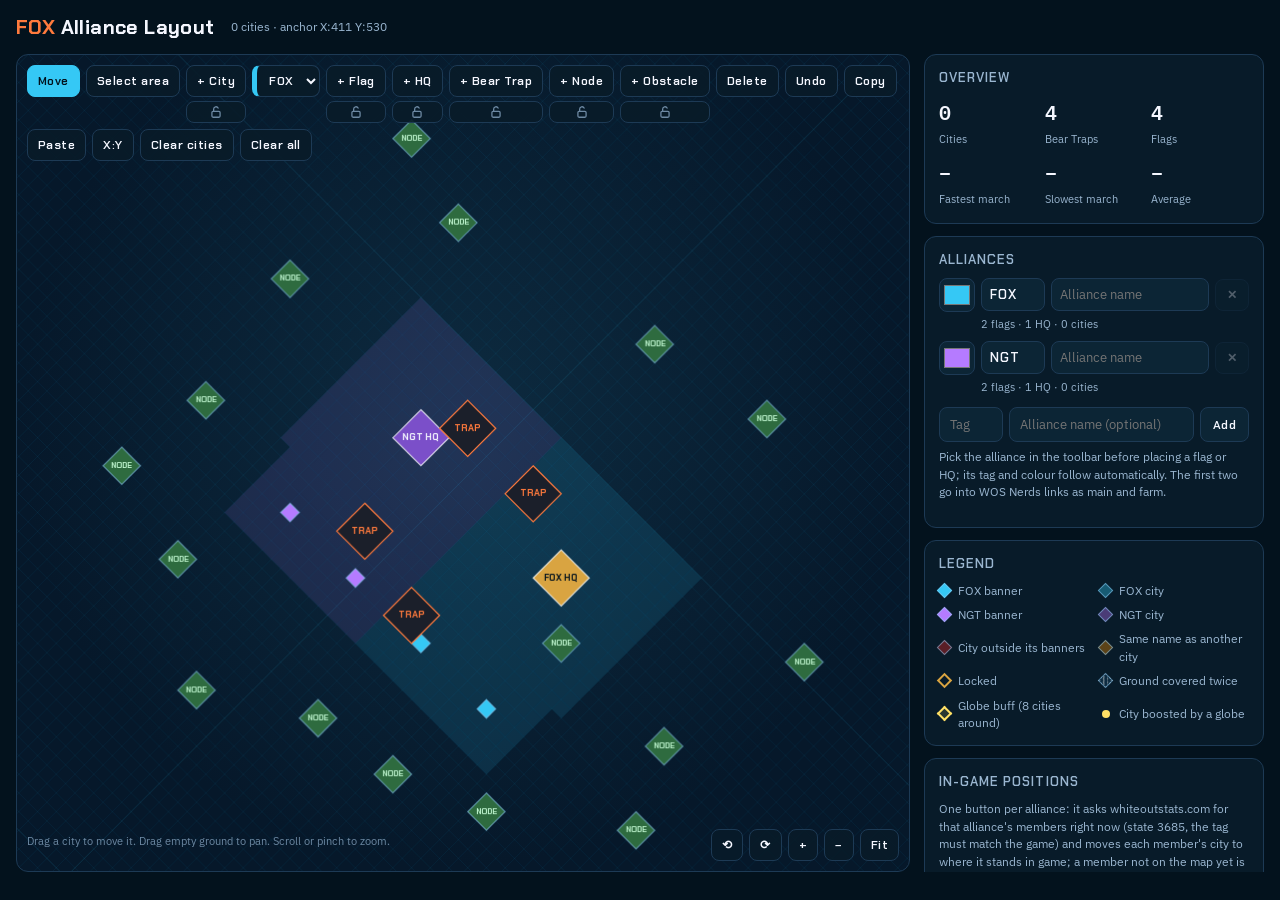
<file: layout.html>
<!doctype html>
<html lang="en">
<head>
<meta charset="utf-8">
<meta name="viewport" content="width=device-width,initial-scale=1">
<!-- Alliance layout planner (Alliance tab, every member). Self-contained page shown in an iframe by
     mountLayout() in app.js. Each member's layout is saved on their account (see "account storage" at
     the end of the script) with a copy in this browser (localStorage keys fox-layout-v1, -locks, -rot,
     -gen, each suffixed with the account id that app.js passes in the URL hash). -->

<title>FOX Alliance Layout</title>
<link rel="stylesheet" href="https://fonts.googleapis.com/css2?family=Chakra+Petch:wght@500;600;700&family=IBM+Plex+Mono:wght@400;500;600&family=IBM+Plex+Sans:wght@400;500;600&display=swap">
<style>
/* Layout: map canvas on the left (full width on phones), control column on the right. One dark look, like the FOX tracker. */
:root{
  color-scheme:dark;
  --bg:#03121D; --panel:#081B29; --panel2:#0C2535; --line:#1D3A55;
  --ink:#F5F7FF; --muted:#9AB6D0; --faint:#6D89A3;
  --ice:#35C8F5; --ngt:#B57BFF; --orange:#FF7A3D; --gold:#D9A441; --good:#35DEA0; --warn:#FFB347; --bad:#FF5946;
  --head:'Chakra Petch','Segoe UI',sans-serif; --body:'IBM Plex Sans','Segoe UI',system-ui,sans-serif; --num:'IBM Plex Mono',ui-monospace,Consolas,monospace;
}
*{box-sizing:border-box}
html,body{height:100%}
body{margin:0;background:var(--bg);color:var(--ink);font:14px/1.45 var(--body);padding-left:max(16px,env(safe-area-inset-left,0px));padding-right:max(16px,env(safe-area-inset-right,0px));padding-block:14px 24px}
.app{max-width:1280px;margin:0 auto;display:grid;grid-template-columns:minmax(0,1fr) 340px;grid-template-rows:auto minmax(0,1fr);gap:14px;height:calc(100% - 4px)}
header.top{grid-column:1/-1;display:flex;flex-wrap:wrap;align-items:center;gap:10px 16px}
header.top h1{font:700 20px var(--head);margin:0;letter-spacing:.02em}
header.top h1 span{color:var(--orange)}
.sub{color:var(--muted);font-size:12px}
.mapwrap{position:relative;min-width:0;min-height:420px;background:radial-gradient(circle at 50% 45%,#0D2B40,#06182A 70%);border:1px solid var(--line);border-radius:12px;overflow:hidden;touch-action:none}
canvas{display:block;width:100%;height:100%}
.tools{position:absolute;top:10px;left:10px;display:flex;flex-wrap:wrap;align-items:flex-start;gap:6px;max-width:calc(100% - 20px)}
.tcol{display:flex;flex-direction:column;align-items:stretch;gap:4px}
.tools button.lock{padding:3px 0;display:flex;justify-content:center;color:var(--faint)}
.tools button.lock svg{width:14px;height:14px}
.tools button.lock[aria-pressed="true"]{background:var(--gold);border-color:var(--gold);color:#1B1203}
.tools button,.zoom button{font:600 12px var(--head);letter-spacing:.04em;color:var(--ink);background:rgba(8,27,41,.9);border:1px solid var(--line);border-radius:8px;padding:7px 10px;cursor:pointer}
.tools button[aria-pressed="true"]{background:var(--ice);color:#03121D;border-color:var(--ice)}
.tools button.del[aria-pressed="true"]{background:var(--bad);border-color:var(--bad);color:#fff}
.zoom{position:absolute;right:10px;bottom:10px;display:flex;gap:6px}
.hint{position:absolute;left:10px;bottom:10px;color:var(--faint);font-size:11px;max-width:60%}
button:focus-visible,input:focus-visible,select:focus-visible,textarea:focus-visible{outline:2px solid var(--ice);outline-offset:2px}
aside{display:flex;flex-direction:column;gap:12px;min-width:0;min-height:0;overflow:auto}
.card{background:var(--panel);border:1px solid var(--line);border-radius:12px;padding:14px}
.card h2{font:600 13px var(--head);letter-spacing:.08em;text-transform:uppercase;color:var(--muted);margin:0 0 10px}
.stats{display:grid;grid-template-columns:repeat(3,1fr);gap:8px}
.stat b{display:block;font:600 20px var(--num)}
.stat span{color:var(--muted);font-size:11px}
.issues p{margin:6px 0;font-size:12.5px;display:flex;gap:8px;align-items:flex-start}
.dot{flex:none;width:8px;height:8px;border-radius:50%;margin-top:6px}
.ok{color:var(--good)}
input[type=text],input[type=search],input[type=number],textarea,select{width:100%;font:13px var(--body);color:var(--ink);background:var(--panel2);border:1px solid var(--line);border-radius:8px;padding:8px 10px}
textarea{min-height:64px;font:12px var(--num);resize:vertical}
.row{display:flex;gap:8px;align-items:center}
.share-actions{flex-wrap:wrap}
.share-actions .btn{flex:1 1 130px}
.btn{font:600 12px var(--head);letter-spacing:.04em;color:var(--ink);background:var(--panel2);border:1px solid var(--line);border-radius:8px;padding:8px 12px;cursor:pointer;white-space:nowrap}
.btn.main{background:var(--ice);color:#03121D;border-color:var(--ice)}
/* Alliance picker in the toolbar (its left edge shows the alliance colour) and the Alliances card */
.tools select{width:auto;font:600 12px var(--head);letter-spacing:.04em;color:var(--ink);background:rgba(8,27,41,.9);border:1px solid var(--line);border-left-width:5px;border-radius:8px;padding:6px 8px;cursor:pointer}
.alrow{display:grid;grid-template-columns:36px 64px minmax(0,1fr) 34px;gap:6px;align-items:center}
.alrow input[type=color]{width:36px;height:34px;padding:2px;background:var(--panel2);border:1px solid var(--line);border-radius:8px;cursor:pointer}
.alrow input[type=text]{padding:7px 8px}
.alrow .alTag{font:600 13px var(--head);letter-spacing:.06em;text-transform:uppercase}
.alrow .btn{padding:7px 0}
.alrow .btn:disabled{opacity:.3;cursor:default}
.gsync{display:flex;flex-wrap:wrap;gap:6px}.gsync .btn{border-left-width:5px}.gsync .btn:disabled{opacity:.45;cursor:default}
.alcnt{grid-column:2/-1;font-size:11px;color:var(--muted);margin:-1px 0 8px}
.aladd{display:grid;grid-template-columns:64px minmax(0,1fr) auto;gap:6px;margin-top:4px}
.list{max-height:330px;overflow:auto;margin-top:8px;border-top:1px solid var(--line)}
.li{display:grid;grid-template-columns:minmax(0,1fr) auto;gap:8px;padding:7px 2px;border-bottom:1px solid var(--line);cursor:pointer;font-size:13px}
.li:hover{background:var(--panel2)}
.li small{color:var(--muted);font:11px var(--num)}
.li .t{font:600 13px var(--num);text-align:right}
.tag{font:600 10px var(--head);letter-spacing:.06em;text-transform:uppercase;padding:1px 6px;border-radius:5px;margin-left:6px}
.tag.dup{background:rgba(255,179,71,.18);color:var(--warn)}
.tag.globe{background:rgba(255,224,102,.16);color:#FFE066}
.sel label.chk{display:flex;gap:8px;align-items:flex-start;color:var(--ink);font-size:12.5px;margin:10px 0 2px;cursor:pointer}.sel label.chk input{margin-top:2px;accent-color:#FFE066}
.tag.out{background:rgba(255,89,70,.18);color:var(--bad)}
.sel label{display:block;color:var(--muted);font-size:11px;margin:8px 0 4px}
.genrow{margin-bottom:8px}.genrow label{display:block;font-size:12px;margin-bottom:2px}
input[type=range]{flex:1;min-width:0;accent-color:var(--ice)}
.genv{font:600 13px var(--num);min-width:28px;text-align:right}
.msg{font-size:12px;color:var(--muted);min-height:16px;margin-top:6px}
/* Legend of the map colours (swatches are diamonds, like the map tiles) */
.legend{list-style:none;margin:0;padding:0;display:grid;grid-template-columns:1fr 1fr;gap:7px 12px;font-size:12px;color:var(--muted)}
.legend li{display:flex;align-items:center;gap:8px;min-width:0}
.legend i{flex:none;width:11px;height:11px;transform:rotate(45deg);border:1px solid rgba(140,200,240,.55)}
.legend i.lk{background:transparent;border:2px solid var(--gold)}
.legend i.gz{background:rgba(255,224,102,.14);border:2px dashed #FFE066}
.legend i.gb{width:8px;height:8px;border:0;border-radius:50%;background:#FFE066;transform:none;margin:0 1px 0 2px}
.legend i.hx{background:repeating-linear-gradient(45deg,rgba(255,255,255,.4) 0 1px,transparent 1px 4px),#0D2B40}
/* Phones: the toolbar is one row that scrolls sideways, so it never hides the map; the map keeps its own
   proportions (no vh, so the site can size the iframe to the page without a feedback loop). */
@media (max-width:900px){.app{grid-template-columns:1fr;height:auto}.mapwrap{height:auto;aspect-ratio:4/5;max-height:680px}aside{overflow:visible}
  .tools{flex-wrap:nowrap;overflow-x:auto;right:10px;max-width:none;padding-bottom:4px;scrollbar-width:thin}.tcol,.tools>button{flex:none}
  .hint{right:10px;bottom:52px;max-width:none}}
@media (prefers-reduced-motion:reduce){*{transition:none!important}}
</style>
</head>
<body>
<div class="app">
  <header class="top">
    <h1><span>FOX</span> Alliance Layout</h1>
    <span class="sub" id="meta">Joint FOX + NGT map · no cities yet</span>
  </header>

  <div class="mapwrap" id="mapwrap">
    <canvas id="map" aria-label="Alliance layout map"></canvas>
    <div class="tools" role="toolbar" aria-label="Map tools">
      <button type="button" data-tool="select" aria-pressed="true">Move</button>
      <button type="button" data-tool="area" aria-pressed="false" title="Drag a box to select several elements, then drag one of them to move them together">Select area</button>
      <div class="tcol"><button type="button" data-tool="city" aria-pressed="false">+ City</button><button type="button" class="lock" data-lock="city" aria-pressed="false" aria-label="Lock cities" title="Lock cities"></button></div>
      <select id="alPick" aria-label="Alliance for new flags and HQs" title="Alliance for new flags and HQs"></select>
      <div class="tcol"><button type="button" data-tool="flag" aria-pressed="false">+ Flag</button><button type="button" class="lock" data-lock="flag" aria-pressed="false" aria-label="Lock this alliance's flags"></button></div>
      <div class="tcol"><button type="button" data-tool="hq" aria-pressed="false">+ HQ</button><button type="button" class="lock" data-lock="hq" aria-pressed="false" aria-label="Lock this alliance's HQ"></button></div>
      <div class="tcol"><button type="button" data-tool="building" aria-pressed="false">+ Bear Trap</button><button type="button" class="lock" data-lock="building" aria-pressed="false" aria-label="Lock Bear Traps" title="Lock Bear Traps"></button></div>
      <div class="tcol"><button type="button" data-tool="node" aria-pressed="false">+ Node</button><button type="button" class="lock" data-lock="node" aria-pressed="false" aria-label="Lock nodes" title="Lock nodes"></button></div>
      <div class="tcol"><button type="button" data-tool="obstacle" aria-pressed="false">+ Obstacle</button><button type="button" class="lock" data-lock="obstacle" aria-pressed="false" aria-label="Lock obstacles" title="Lock obstacles"></button></div>
      <button type="button" data-tool="delete" class="del" aria-pressed="false">Delete</button>
      <button type="button" id="undo">Undo</button>
      <button type="button" id="copyBtn" title="Copy the selection (Ctrl+C)">Copy</button>
      <button type="button" id="pasteBtn" title="Paste under the mouse (Ctrl+V)">Paste</button>
      <button type="button" id="coordsToggle" aria-pressed="false">X:Y</button>
      <button type="button" id="clearCities" class="del">Clear cities</button>
      <button type="button" id="clearAll" class="del">Clear all</button>
    </div>
    <div class="zoom"><button type="button" id="rotL" aria-label="Rotate view 45 degrees anticlockwise" title="Rotate 45° anticlockwise">⟲</button><button type="button" id="rotR" aria-label="Rotate view 45 degrees clockwise" title="Rotate 45° clockwise">⟳</button><button type="button" id="zin" aria-label="Zoom in">+</button><button type="button" id="zout" aria-label="Zoom out">−</button><button type="button" id="zfit">Fit</button></div>
    <p class="hint" id="hint">Drag a city to move it. Drag empty ground to pan. Scroll or pinch to zoom.</p>
  </div>

  <aside>
    <section class="card">
      <h2>Overview</h2>
      <div class="stats">
        <div class="stat"><b id="sCities">0</b><span>Cities</span></div>
        <div class="stat"><b id="sTraps">0</b><span>Bear Traps</span></div>
        <div class="stat"><b id="sFlags">0</b><span>Flags</span></div>
        <div class="stat"><b id="sFast">–</b><span>Fastest march</span></div>
        <div class="stat"><b id="sSlow">–</b><span>Slowest march</span></div>
        <div class="stat"><b id="sAvg">–</b><span>Average</span></div>
      </div>
    </section>

    <section class="card">
      <h2>Alliances</h2>
      <div id="alList"></div>
      <div class="aladd"><input type="text" id="alNewTag" maxlength="4" placeholder="Tag" aria-label="New alliance tag"><input type="text" id="alNewName" maxlength="30" placeholder="Alliance name (optional)" aria-label="New alliance name"><button type="button" class="btn" id="alAdd">Add</button></div>
      <p class="msg" id="alMsg">Pick the alliance in the toolbar before placing a flag or HQ; its tag and colour follow automatically. The first two go into WOS Nerds links as main and farm.</p>
    </section>

    <section class="card">
      <h2>Legend</h2>
      <ul class="legend" id="legend"></ul>
    </section>

    <section class="card">
      <h2>In-game positions</h2>
      <p class="sub" style="margin:0 0 8px">One button per alliance: it asks whiteoutstats.com for that alliance's members right now (state 3685, the tag must match the game) and moves each member's city to where it stands in game; a member not on the map yet is added. Locked cities and the other alliances stay as they are. Undo brings everything back.</p>
      <div class="gsync" id="gameBtns"></div>
      <p class="msg" id="gameMsg"></p>
    </section>

    <section class="card">
      <h2>Generate layout</h2>
      <p class="sub" style="margin:0 0 8px">Seats each Bear Trap's players as close to it as possible, only on ground covered by their alliance's banners: a spiral first, then every city slides into the closest free spot. Banners are added or moved as needed and never touch another alliance's ground. Locked elements never move; locked cities are kept and count. Other cities of the planned alliances are replaced; an alliance whose traps are all at 0 is left untouched. Undo brings everything back.</p>
      <p class="sub" style="margin:0 0 6px">Players near each Bear Trap</p>
      <div id="genTraps"></div>
      <label class="sub" style="display:flex;gap:8px;align-items:center;margin-top:6px"><input type="checkbox" id="genRebuild" checked> Remove unlocked banners first, so only the needed ones are placed</label>
      <div class="row" style="margin-top:8px"><button type="button" class="btn main" id="genBtn">Generate</button></div>
      <p class="msg" id="genMsg"></p>
      <p class="sub" style="margin:12px 0 6px"><b style="color:var(--ink)">Joint plan FOX + NGT (26 Oct).</b> 2 flags per alliance laid edge to edge against the HQs (no overlap, no gap), 4 Bear Traps grouped on the FOX/NGT border, 60 cities each on one tidy grid, nodes and HQs unchanged.</p>
      <div class="row"><button type="button" class="btn" id="jointBtn">Load joint plan</button></div>
    </section>

    <section class="card issues" id="issues"><h2>To fix</h2></section>

    <section class="card sel" id="selCard" hidden>
      <h2 id="selTitle">Selected</h2>
      <div id="selAlRow" hidden><label for="selAl">Alliance</label><select id="selAl"></select></div>
      <div id="selNameRow"><label for="selName">Name</label>
      <div class="row"><input type="text" id="selName" maxlength="40"><button type="button" class="btn" id="selSave">Rename</button></div>
      <label class="chk"><input type="checkbox" id="selGlobe"><span><b>Globe buff</b>: the 8 city spots around this city get a damage boost (dashed yellow square on the map)</span></label></div>
      <label for="selX">In-game coordinates</label>
      <div class="row"><input type="number" id="selX" inputmode="numeric" min="0" max="1200" aria-label="X coordinate" placeholder="X"><input type="number" id="selY" inputmode="numeric" min="0" max="1200" aria-label="Y coordinate" placeholder="Y"><button type="button" class="btn" id="selMove">Move here</button></div>
      <p class="msg" id="selInfo"></p>
    </section>

    <section class="card">
      <h2>All elements · X:Y</h2>
      <div class="row" style="margin-bottom:8px"><button type="button" class="btn" id="renumBtn">Renumber cities</button><span class="sub">Unnamed cities become City 1, City 2… FOX first, closest to the trap first</span></div>
      <input type="search" id="search" placeholder="Find a member, element or X:Y…" aria-label="Find an element">
      <div class="list" id="list"></div>
    </section>

    <section class="card">
      <h2>Share and import</h2>
      <div class="row share-actions"><button type="button" class="btn main" id="copyLink">Copy WOS Nerds link</button><button type="button" class="btn" id="copyCode">Copy layout code</button><button type="button" class="btn" id="exportJpeg">Export JPEG</button></div>
      <div class="row" style="margin-top:6px"><button type="button" class="btn" id="reset">Reload starting map</button></div>
      <p class="msg" id="shareMsg">The link opens this layout on wosnerds.com, where it can be edited again.</p>
      <label for="importBox" class="sub">Paste a WOS Nerds link or a layout code to load it here</label>
      <textarea id="importBox" placeholder="https://wosnerds.com/layout-planner/?mapData=…"></textarea>
      <div class="row" style="margin-top:6px"><button type="button" class="btn" id="importBtn">Load link</button></div>
      <p class="msg" id="importMsg"></p>
    </section>
  </aside>
</div>

<script>
(function(){
'use strict';
/* Previous starting map (WOS Nerds link of 25 Oct 2026, cities removed), kept only to recognise untouched
   layouts saved with it and move them to the joint map below. [type, x, y] */
var OLD_START=[["hq",-2,-2],["flag",2,9],["building",-3,5],["flag",-5,9]];
/* Joint FOX + NGT plan (26 Oct 2026), built from Adrian's layout code: [type,x,y,name,alliance]. */
var JOINT=[["node",63,-340],["node",61,-324],["node",68,-327],["node",54,-323],["node",74,-340],["node",77,-334],["node",77,-352],["node",62,-363],["node",52,-361],["node",46,-318],["node",38,-324],["node",35,-357],["node",28,-359],["node",29,-345],["node",31,-334],["node",30,-326],["hq",59,-344,"","fox"],["hq",44,-344,"","ngt"],["flag",56,-332,"","fox"],["flag",63,-332,"","fox"],["flag",49,-332,"","ngt"],["flag",42,-332,"","ngt"],["building",53,-347],["building",53,-334],["building",46,-347],["building",46,-336],["city",53,-336,"FOX 001","fox"],["city",53,-344,"FOX 002","fox"],["city",55,-336,"FOX 003","fox"],["city",55,-344,"FOX 004","fox"],["city",53,-350,"FOX 005","fox"],["city",53,-330,"FOX 006","fox"],["city",55,-350,"FOX 007","fox"],["city",57,-346,"FOX 008","fox"],["city",55,-330,"FOX 009","fox"],["city",57,-348,"FOX 010","fox"],["city",57,-334,"FOX 011","fox"],["city",57,-332,"FOX 012","fox"],["city",57,-336,"FOX 013","fox"],["city",57,-344,"FOX 014","fox"],["city",53,-338,"FOX 015","fox"],["city",53,-342,"FOX 016","fox"],["city",55,-338,"FOX 017","fox"],["city",55,-342,"FOX 018","fox"],["city",57,-350,"FOX 019","fox"],["city",57,-330,"FOX 020","fox"],["city",59,-346,"FOX 021","fox"],["city",59,-334,"FOX 022","fox"],["city",57,-338,"FOX 023","fox"],["city",57,-342,"FOX 024","fox"],["city",59,-348,"FOX 025","fox"],["city",59,-336,"FOX 026","fox"],["city",59,-332,"FOX 027","fox"],["city",53,-340,"FOX 028","fox"],["city",59,-350,"FOX 029","fox"],["city",59,-330,"FOX 030","fox"],["city",55,-340,"FOX 031","fox"],["city",59,-338,"FOX 032","fox"],["city",57,-340,"FOX 033","fox"],["city",61,-348,"FOX 034","fox"],["city",61,-346,"FOX 035","fox"],["city",61,-334,"FOX 036","fox"],["city",61,-332,"FOX 037","fox"],["city",61,-350,"FOX 038","fox"],["city",61,-336,"FOX 039","fox"],["city",61,-330,"FOX 040","fox"],["city",59,-340,"FOX 041","fox"],["city",61,-338,"FOX 042","fox"],["city",61,-340,"FOX 043","fox"],["city",63,-348,"FOX 044","fox"],["city",63,-346,"FOX 045","fox"],["city",63,-344,"FOX 046","fox"],["city",63,-336,"FOX 047","fox"],["city",63,-334,"FOX 048","fox"],["city",63,-338,"FOX 049","fox"],["city",63,-350,"FOX 050","fox"],["city",63,-342,"FOX 051","fox"],["city",63,-330,"FOX 052","fox"],["city",65,-348,"FOX 053","fox"],["city",65,-346,"FOX 054","fox"],["city",65,-334,"FOX 055","fox"],["city",65,-332,"FOX 056","fox"],["city",65,-350,"FOX 057","fox"],["city",65,-344,"FOX 058","fox"],["city",65,-336,"FOX 059","fox"],["city",65,-330,"FOX 060","fox"],["city",49,-346,"NGT 001","ngt"],["city",49,-336,"NGT 002","ngt"],["city",47,-344,"NGT 003","ngt"],["city",47,-338,"NGT 004","ngt"],["city",49,-348,"NGT 005","ngt"],["city",49,-334,"NGT 006","ngt"],["city",45,-338,"NGT 007","ngt"],["city",49,-344,"NGT 008","ngt"],["city",49,-338,"NGT 009","ngt"],["city",47,-332,"NGT 010","ngt"],["city",47,-350,"NGT 011","ngt"],["city",45,-332,"NGT 012","ngt"],["city",45,-350,"NGT 013","ngt"],["city",43,-346,"NGT 014","ngt"],["city",43,-334,"NGT 015","ngt"],["city",43,-348,"NGT 016","ngt"],["city",43,-336,"NGT 017","ngt"],["city",49,-350,"NGT 018","ngt"],["city",43,-338,"NGT 019","ngt"],["city",51,-346,"NGT 020","ngt"],["city",51,-334,"NGT 021","ngt"],["city",51,-348,"NGT 022","ngt"],["city",51,-336,"NGT 023","ngt"],["city",47,-342,"NGT 024","ngt"],["city",47,-340,"NGT 025","ngt"],["city",43,-350,"NGT 026","ngt"],["city",45,-340,"NGT 027","ngt"],["city",43,-332,"NGT 028","ngt"],["city",51,-344,"NGT 029","ngt"],["city",51,-338,"NGT 030","ngt"],["city",49,-342,"NGT 031","ngt"],["city",47,-330,"NGT 032","ngt"],["city",49,-340,"NGT 033","ngt"],["city",41,-346,"NGT 034","ngt"],["city",41,-336,"NGT 035","ngt"],["city",51,-332,"NGT 036","ngt"],["city",51,-350,"NGT 037","ngt"],["city",49,-330,"NGT 038","ngt"],["city",45,-330,"NGT 039","ngt"],["city",41,-348,"NGT 040","ngt"],["city",41,-344,"NGT 041","ngt"],["city",43,-340,"NGT 042","ngt"],["city",41,-334,"NGT 043","ngt"],["city",41,-338,"NGT 044","ngt"],["city",51,-342,"NGT 045","ngt"],["city",51,-340,"NGT 046","ngt"],["city",43,-330,"NGT 047","ngt"],["city",41,-350,"NGT 048","ngt"],["city",51,-330,"NGT 049","ngt"],["city",41,-342,"NGT 050","ngt"],["city",41,-340,"NGT 051","ngt"],["city",39,-348,"NGT 052","ngt"],["city",39,-346,"NGT 053","ngt"],["city",39,-336,"NGT 054","ngt"],["city",39,-334,"NGT 055","ngt"],["city",41,-330,"NGT 056","ngt"],["city",39,-350,"NGT 057","ngt"],["city",39,-344,"NGT 058","ngt"],["city",39,-332,"NGT 059","ngt"],["city",39,-338,"NGT 060","ngt"]];
var ANCHOR_DEFAULT={x:411,y:530};
var SIZE={city:2,flag:1,building:3,hq:3,node:2,obstacle:1};
/* The account id arrives in the hash (never sent to the server) and keeps each member's saved layout apart. */
var SFX=(location.hash.match(/[#&]u=([\w-]+)/)||[])[1];SFX=SFX?'-'+SFX:'';
var GRID=30, KEY='fox-layout-v1'+SFX;

var multi=[];
var ents=[], anchor={x:ANCHOR_DEFAULT.x,y:ANCHOR_DEFAULT.y}, history=[], selected=null, tool='select', query='', showCoords=false, clearArmed=null;
var LABEL={city:'City',flag:'Flag',building:'Bear Trap',hq:'HQ',node:'Node',obstacle:'Obstacle'};
var ORDER={hq:0,building:1,flag:2,node:3,obstacle:4,city:5};
/* ---------- alliances ----------
   Each layout has its own list of alliances: {id, tag (up to 4 letters, shown on flags and HQs), name, color}.
   Flags and HQs carry their alliance id in e.al; a city's alliance is e.al, or the alliance whose ground
   covers it most. FOX and NGT keep their historic ids ("fox", "ngt"); flags placed with the old "Other"
   button keep "other". WOS Nerds links know two alliances only: the first is "main", the second "farm". */
var ALDEF={fox:{tag:'FOX',color:'#35C8F5'},ngt:{tag:'NGT',color:'#B57BFF'},other:{tag:'OTH',name:'Other alliance',color:'#8D99A6'}};
var PALETTE=['#FF5E8A','#5BE0D0','#E8E36A','#FF9F45','#A3E05B','#8D99A6','#F078FF','#6C8CFF'];
/* Historic HQ colours, so FOX's gold HQ and NGT's violet HQ look as before. */
var HQCOL={fox:'#D9A441',ngt:'#7B4FC9'};
var ALS=null,curAl='fox';
function nextColor(){var used=(ALS||[]).map(function(a){return a.color.toLowerCase();});return PALETTE.filter(function(c){return used.indexOf(c.toLowerCase())<0;})[0]||PALETTE[(ALS||[]).length%PALETTE.length];}
function mkAl(id){var d=ALDEF[id]||{};return {id:id,tag:d.tag||String(id).toUpperCase().slice(0,4),name:d.name||'',color:d.color||nextColor()};}
/* Every alliance id used on the map has an entry; an empty list gets FOX and NGT. */
function ensureAlliances(){if(!Array.isArray(ALS)||!ALS.length)ALS=[mkAl('fox'),mkAl('ngt')];
  var have={};ALS.forEach(function(a){have[a.id]=1;});
  ents.forEach(function(e){if(e.al&&!have[e.al]){ALS.push(mkAl(e.al));have[e.al]=1;}});
  if(!have[curAl])curAl=ALS[0].id;}
function alById(id){for(var i=0;i<ALS.length;i++)if(ALS[i].id===id)return ALS[i];return {id:id,tag:String(id||'?').toUpperCase().slice(0,4),name:'',color:'#8D99A6'};}
function alTag(id){return alById(id).tag;}
function alColor(id){return alById(id).color;}
function hexRgb(h){var n=parseInt(String(h).replace('#',''),16)||0;return [n>>16&255,n>>8&255,n&255];}
function rgba(h,a){var c=hexRgb(h);return 'rgba('+c[0]+','+c[1]+','+c[2]+','+a+')';}
/* A darker tint of the alliance colour on the map background, for city tiles. */
function shade(h,k){var c=hexRgb(h),b=[3,18,29];return '#'+c.map(function(v,i){return Math.round(v*k+b[i]*(1-k)).toString(16).padStart(2,'0');}).join('');}
function isLight(h){var c=hexRgb(h);return (.299*c[0]+.587*c[1]+.114*c[2])/255>.45;}
function hqFill(id){return HQCOL[id]||alColor(id);}
function toolType(t){return t;}
function toolAl(){return curAl;}
function hasAl(t){return t==='flag'||t==='hq';}
function alOf(e){return e.al||ALS[0].id;}
function nameOf(e){return e.type==='flag'?alTag(alOf(e))+' flag':e.type==='hq'?alTag(alOf(e))+' HQ':(LABEL[e.type]||e.type);}
/* Pinned kinds: their elements cannot be dragged, moved by X:Y, deleted or cleared until unlocked.
   Flags and HQs lock per alliance ("flag-fox", "hq-ngt", …); the toolbar locks act on the picked alliance. */
var LOCKKEY='fox-layout-locks'+SFX,locks={};
try{locks=JSON.parse(localStorage.getItem(LOCKKEY)||'{}')||{};}catch(e){locks={};}
function kindOf(e){return (e.type==='flag'||e.type==='hq')?e.type+'-'+alOf(e):e.type;}
function isLocked(e){return !!locks[kindOf(e)];}
var LOCKNAME={node:'Nodes',obstacle:'Obstacles',city:'Cities',building:'Bear Traps'};
function lockKey(k){return k==='flag'||k==='hq'?k+'-'+curAl:k;}
function lockName(k){var m=/^(flag|hq)-(.+)$/.exec(k);return m?alTag(m[2])+(m[1]==='flag'?' flags':' HQs'):LOCKNAME[k]||k;}
function snapshot(){return JSON.stringify({ents:ents,anchor:anchor,alliances:ALS});}
function pushHistory(){history.push(snapshot());if(history.length>60)history.shift();}
function save(){try{localStorage.setItem(KEY,snapshot());}catch(e){}cloudSave();}
function load(){try{var s=JSON.parse(localStorage.getItem(KEY)||'null');if(s&&Array.isArray(s.ents)){ents=s.ents;anchor=s.anchor||anchor;ALS=s.alliances||null;return true;}}catch(e){}return false;}
/* Every member starts from the joint FOX + NGT map without its cities (HQs, Bear Traps, banners, nodes) and builds from there. */
function rowEnt(r){var e={type:r[0],x:r[1],y:r[2],w:SIZE[r[0]]||1};if(r[0]==='city')e.name=r[3];if(r[4])e.al=r[4];return e;}
function startMap(){return JOINT.filter(function(r){return r[0]!=='city';}).map(rowEnt);}
if(!load())ents=startMap();
ensureAlliances();
/* Layouts saved before 29 Oct 2026 still hold the starting map's cities: remove every city once, keep the rest. */
try{if(!localStorage.getItem('fox-layout-nocities'+SFX)){if(ents.some(function(e){return e.type==='city';})){ents=ents.filter(function(e){return e.type!=='city';});save();}localStorage.setItem('fox-layout-nocities'+SFX,'1');}}catch(e){}
/* A layout that is still exactly the previous starting map, untouched, moves to the joint map. */
(function(){var sig=function(l){return l.map(function(e){return e.type+':'+e.x+':'+e.y;}).sort().join('|');};
  if(sig(ents)===sig(OLD_START.map(rowEnt))){ents=startMap();save();}})();

/* ---------- game rules (as the WOS Nerds planner applies them) ---------- */
function center(o){return {x:o.x+o.w/2-.5,y:o.y+o.w/2-.5};}
function marchTimes(c){var a=center(c);return ents.filter(function(e){return e.type==='building'&&(!c.al||trapAl(e)===c.al);}).map(function(t){var b=center(t),d=Math.hypot(b.x-a.x,b.y-a.y);return Math.ceil(5+(d*(1300/(1300+d))*20)/11);});}
/* The alliance whose ground covers most of an element (the first alliance in the list if tied or uncovered). */
function terrAl(id){return (analysis.terrs&&analysis.terrs[id])||territory(id);}
function mostCover(o){var best=ALS[0].id,bn=0;ALS.forEach(function(a){var n=insideCount(o,terrAl(a.id));if(n>bn){bn=n;best=a.id;}});return {id:best,n:bn};}
/* A city without a set alliance belongs to the alliance whose territory covers most of it. */
function cityAl(e){return e.al||mostCover(e).id;}
/* A Bear Trap belongs to the alliance whose territory covers most of it. */
function trapAl(t){return mostCover(t).id;}
function bestTime(c){var t=marchTimes(c);return t.length?Math.min.apply(null,t):null;}
function territory(al){var s=new Set();ents.forEach(function(e){if(e.type!=='flag'&&e.type!=='hq')return;if(al&&alOf(e)!==al)return;var cx=e.w===1?e.x:e.x+Math.floor(e.w/2),cy=e.w===1?e.y:e.y+Math.floor(e.w/2),r=e.type==='flag'?3:6+Math.floor(e.w/2);for(var x=cx-r;x<=cx+r;x++)for(var y=cy-r;y<=cy+r;y++)s.add(x+','+y);});return s;}
function insideCount(o,terr){var n=0;for(var dx=0;dx<o.w;dx++)for(var dy=0;dy<o.w;dy++)if(terr.has((o.x+dx)+','+(o.y+dy)))n++;return n;}
function gameCoord(o){var tx=o.x+o.w-1,ty=o.y+o.w-1,cl=function(v){return Math.max(0,Math.min(1200,v));};return {x:cl(anchor.x-ty),y:cl(anchor.y-tx)};}
/* Globe buff: a city marked as globe (e.globe) boosts the 8 city spots around it, the 6x6 square made of
   3x3 city spots with the globe in the middle. A city counts when it stands fully inside that square. */
var GLOBE='#FFE066';
function globeZone(g){return {x:g.x-2,y:g.y-2,w:g.w+4};}
function inZone(c,z){return c.x>=z.x&&c.x+c.w<=z.x+z.w&&c.y>=z.y&&c.y+c.w<=z.y+z.w;}
function globes(){return ents.filter(function(e){return e.type==='city'&&e.globe;});}
function boostedBy(g){var z=globeZone(g);return ents.filter(function(c){return c.type==='city'&&c!==g&&inZone(c,z);});}
function globesOver(c){return globes().filter(function(g){return g!==c&&inZone(c,globeZone(g));});}
function overlaps(o,skip){for(var i=0;i<ents.length;i++){var e=ents[i];if(e===skip)continue;if(o.x<e.x+e.w&&e.x<o.x+o.w&&o.y<e.y+e.w&&e.y<o.y+o.w)return true;}return false;}

/* ---------- WOS Nerds link format (23-bit records, same as their compressMap) ---------- */
function bitsOf(n,len){return n.toString(2).padStart(len,'0');}
var TYPECODE={flag:'000',city:'001',building:'010',node:'011',hq:'101',obstacle:'100'};
/* WOS Nerds stores each position in 10 bits shifted by 30, so only -30..993 tiles from its anchor fit in a link. */
function encode(){var b='';encode.skipped=0;encode.otherSkipped=0;encode.alli=[];ents.forEach(function(e){if(!TYPECODE[e.type])return;
  var ai=ALS.indexOf(alById(e.type==='city'?cityAl(e):alOf(e)));if(hasAl(e.type)&&ai>1){encode.otherSkipped++;return;}
  if(e.x+GRID<0||e.y+GRID<0||e.x+GRID>1023||e.y+GRID>1023){encode.skipped++;return;}encode.alli.push(ai===1?'farm':'main');b+=TYPECODE[e.type]+bitsOf(e.x+GRID,10)+bitsOf(e.y+GRID,10);
  if(e.type==='city'){var name=e.name||'City';var utf=name.length>254||[].some.call(name,function(ch){return ch.codePointAt(0)>255;});
    if(utf){var bytes=new TextEncoder().encode(name);b+='11111111'+bitsOf(bytes.length,16);bytes.forEach(function(x){b+=bitsOf(x,8);});}
    else{var len=Math.min(name.length,254);b+=bitsOf(len,8);for(var i=0;i<len;i++)b+=bitsOf(name.charCodeAt(i)&255,8);}}});
  if(b.length%8)b+='0'.repeat(8-b.length%8);var s='';for(var i=0;i<b.length;i+=8)s+=String.fromCharCode(parseInt(b.slice(i,i+8),2));return btoa(s);}
function decode(b64){var raw=atob(b64),b='';for(var i=0;i<raw.length;i++)b+=bitsOf(raw.charCodeAt(i),8);var out=[],p=0;
  var rd=function(n){if(p+n>b.length)throw new Error('cut');var v=parseInt(b.slice(p,p+n),2);p+=n;return v;};
  var names={'000':'flag','001':'city','010':'building','011':'node','101':'hq','110':'enemyzone'};
  while(p+23<=b.length){var tc=b.slice(p,p+3);p+=3;var x=rd(10)-GRID,y=rd(10)-GRID,type=names[tc]||'obstacle';var o={type:type,x:x,y:y,w:SIZE[type]||12};
    if(type==='city'){try{var len=rd(8),bytes;if(len===255){var bl=rd(16);bytes=new Uint8Array(bl);for(var k=0;k<bl;k++)bytes[k]=rd(8);o.name=new TextDecoder().decode(bytes);}else{var s='';for(var k2=0;k2<len;k2++)s+=String.fromCharCode(rd(8));o.name=s;}}catch(e){break;}}
    if(type!=='enemyzone')out.push(o);}
  return out;}
function shareLink(){var data=encodeURIComponent(encode());return 'https://wosnerds.com/layout-planner/?mapData='+data+'%7C%7Ca%3D'+anchor.x+'%3A'+anchor.y+'%7C%7Cw%3D0%7C%7Cm%3Dcoords%7C%7Cmode%3Db%7C%7Calli%3D'+encodeURIComponent(encodeURIComponent(JSON.stringify({active:'main',list:encode.alli})));}

/* ---------- map drawing: the grid is turned 45° like the in-game map ---------- */
var cv=document.getElementById('map'),ctx=cv.getContext('2d'),wrap=document.getElementById('mapwrap'),exporting=false;
var view={s:16,ox:0,oy:0},dpr=1;
/* View angle in degrees: 45 is the in-game diamond. The rotate buttons change it in 45° steps. */
var ROT=45;try{var r0=parseInt(localStorage.getItem('fox-layout-rot'+SFX),10);if(!isNaN(r0))ROT=r0;}catch(e){}
function rc(){var a=ROT*Math.PI/180;return {c:Math.cos(a),s:Math.sin(a)};}
function toScreen(gx,gy){var t=rc();return {x:view.ox+(gx*t.c-gy*t.s)*view.s,y:view.oy+(gx*t.s+gy*t.c)*view.s};}
function toGrid(sx,sy){var t=rc(),dx=(sx-view.ox)/view.s,dy=(sy-view.oy)/view.s;return {x:dx*t.c+dy*t.s,y:-dx*t.s+dy*t.c};}
function rotateView(step){var r=wrap.getBoundingClientRect(),mid=toGrid(r.width/2,r.height/2);ROT=((ROT+step)%360+360)%360;try{localStorage.setItem('fox-layout-rot'+SFX,String(ROT));}catch(e){}
  var c=toScreen(mid.x,mid.y);view.ox+=r.width/2-c.x;view.oy+=r.height/2-c.y;draw();}
function resize(){dpr=window.devicePixelRatio||1;var r=wrap.getBoundingClientRect();cv.width=Math.round(r.width*dpr);cv.height=Math.round(r.height*dpr);draw();}
function fit(){var r=wrap.getBoundingClientRect();if(!ents.length){view={s:16,ox:r.width/2,oy:r.height/2};return draw();}
  var t=rc(),xs=[],ys=[];ents.forEach(function(e){[[e.x,e.y],[e.x+e.w,e.y],[e.x,e.y+e.w],[e.x+e.w,e.y+e.w]].forEach(function(p){xs.push(p[0]*t.c-p[1]*t.s);ys.push(p[0]*t.s+p[1]*t.c);});});
  var w=Math.max(1,Math.max.apply(null,xs)-Math.min.apply(null,xs)),h=Math.max(1,Math.max.apply(null,ys)-Math.min.apply(null,ys));
  view.s=Math.max(.35,Math.min(40,Math.min((r.width-40)/w,(r.height-90)/h)));
  var cx=(Math.max.apply(null,xs)+Math.min.apply(null,xs))/2,cy=(Math.max.apply(null,ys)+Math.min.apply(null,ys))/2;
  view.ox=r.width/2-cx*view.s;view.oy=(r.height+40)/2-cy*view.s;draw();}
function poly(x,y,w){var a=toScreen(x,y),b=toScreen(x+w,y),c=toScreen(x+w,y+w),d=toScreen(x,y+w);ctx.beginPath();ctx.moveTo(a.x,a.y);ctx.lineTo(b.x,b.y);ctx.lineTo(c.x,c.y);ctx.lineTo(d.x,d.y);ctx.closePath();}
/* The whole state map, 0 to 1200 in X and Y. Grid cells go from (anchorY-1200, anchorX-1200) to (anchorY, anchorX). */
function mapBounds(){return {x0:anchor.y-1200,x1:anchor.y+1,y0:anchor.x-1200,y1:anchor.x+1};}
function inMap(o){var b=mapBounds();return o.x>=b.x0&&o.x+o.w<=b.x1&&o.y>=b.y0&&o.y+o.w<=b.y1;}
function drawGrid(W,H){var b=mapBounds(),cs=[toGrid(0,0),toGrid(W,0),toGrid(0,H),toGrid(W,H)];
  var gx0=Math.max(b.x0,Math.floor(Math.min.apply(null,cs.map(function(p){return p.x;})))),gx1=Math.min(b.x1,Math.ceil(Math.max.apply(null,cs.map(function(p){return p.x;}))));
  var gy0=Math.max(b.y0,Math.floor(Math.min.apply(null,cs.map(function(p){return p.y;})))),gy1=Math.min(b.y1,Math.ceil(Math.max.apply(null,cs.map(function(p){return p.y;}))));
  var step=view.s>=8?1:view.s>=2?10:50;ctx.lineWidth=1;
  for(var i=Math.ceil(gx0/step)*step;i<=gx1;i+=step){ctx.strokeStyle=(i%50===0&&step<50)?'rgba(53,200,245,.16)':'rgba(53,200,245,.07)';var a=toScreen(i,Math.max(gy0,b.y0)),c=toScreen(i,Math.min(gy1,b.y1));ctx.beginPath();ctx.moveTo(a.x,a.y);ctx.lineTo(c.x,c.y);ctx.stroke();}
  for(var j=Math.ceil(gy0/step)*step;j<=gy1;j+=step){ctx.strokeStyle=(j%50===0&&step<50)?'rgba(53,200,245,.16)':'rgba(53,200,245,.07)';var a2=toScreen(Math.max(gx0,b.x0),j),c2=toScreen(Math.min(gx1,b.x1),j);ctx.beginPath();ctx.moveTo(a2.x,a2.y);ctx.lineTo(c2.x,c2.y);ctx.stroke();}
  poly(b.x0,b.y0,1201);ctx.strokeStyle='rgba(255,122,61,.55)';ctx.lineWidth=2;ctx.stroke();}
var hatchPat=null;
function hatch(){if(hatchPat)return hatchPat;var c=document.createElement('canvas');c.width=c.height=6;var x=c.getContext('2d');x.strokeStyle='rgba(255,255,255,.22)';x.lineWidth=1;x.beginPath();x.moveTo(0,6);x.lineTo(6,0);x.stroke();hatchPat=ctx.createPattern(c,'repeat');return hatchPat;}
function overlapCells(){var n=new Map();ents.forEach(function(e){if(e.type!=='flag'&&e.type!=='hq')return;var one=new Set();
  var cx=e.w===1?e.x:e.x+Math.floor(e.w/2),cy=e.w===1?e.y:e.y+Math.floor(e.w/2),r=e.type==='flag'?3:6+Math.floor(e.w/2);
  for(var x=cx-r;x<=cx+r;x++)for(var y=cy-r;y<=cy+r;y++)one.add(x+','+y);one.forEach(function(k){n.set(k,(n.get(k)||0)+1);});});
  var s=new Set();n.forEach(function(v,k){if(v>1)s.add(k);});return s;}
var analysis={};
/* A city is "outside" when its own alliance's ground does not cover all of it. */
function analyse(){var terrs={},count={};ALS.forEach(function(a){terrs[a.id]=territory(a.id);});ents.forEach(function(e){if(e.type==='city'){var k=(e.name||'').trim().toLowerCase();count[k]=(count[k]||0)+1;}});
  analysis={terrs:terrs,overlap:overlapCells(),dup:function(e){return count[(e.name||'').trim().toLowerCase()]>1;},out:function(e){return insideCount(e,terrs[cityAl(e)]||new Set())<e.w*e.w;},placeholder:function(e){return /^city\s*\d*$/i.test((e.name||'').trim())||!(e.name||'').trim();}};}
function draw(){analyse();var W=cv.width/dpr,H=cv.height/dpr;ctx.setTransform(dpr,0,0,dpr,0,0);ctx.clearRect(0,0,W,H);
  drawGrid(W,H);
  ALS.forEach(function(a){ctx.fillStyle=rgba(a.color,.12);analysis.terrs[a.id].forEach(function(k){var p=k.split(',');poly(+p[0],+p[1],1);ctx.fill();});});
  /* Tiles covered by two or more flags/HQs get a faint hatch, so overlapping coverage is visible without shouting. */
  ctx.save();ctx.fillStyle=hatch();analysis.overlap.forEach(function(k){var p=k.split(',');poly(+p[0],+p[1],1);ctx.fill();});ctx.restore();
  var showLabels=view.s>=13,gl=globes();
  gl.forEach(function(g){var z=globeZone(g);poly(z.x,z.y,z.w);ctx.fillStyle='rgba(255,224,102,.08)';ctx.fill();});
  ents.forEach(function(e){poly(e.x,e.y,e.w);
    var fill={hq:'#D9A441',flag:'#8FA6BC',building:'#1B1F2A',node:'#2E6B3F',obstacle:'#7A2230'}[e.type]||'#16486B';
    if(e.type==='flag')fill=alColor(alOf(e));
    if(e.type==='hq')fill=hqFill(alOf(e));
    if(e.type==='city'){fill=analysis.out(e)?'#5A1E26':analysis.dup(e)?'#5C4318':shade(alColor(cityAl(e)),.4);}
    ctx.fillStyle=fill;ctx.fill();ctx.lineWidth=e===selected?3:1.2;
    ctx.strokeStyle=e===selected?'#FFFFFF':isLocked(e)?'#D9A441':e.type==='building'?'#FF7A3D':e.type==='hq'?'rgba(255,255,255,.75)':'rgba(140,200,240,.55)';ctx.stroke();
    var c=toScreen(e.x+e.w/2,e.y+e.w/2);ctx.textAlign='center';ctx.textBaseline='middle';
    var g=gameCoord(e),xy=g.x+':'+g.y,fs=Math.max(8,Math.min(13,view.s*.42));
    if(e.type==='building'||e.type==='hq'){ctx.fillStyle=e.type==='hq'?(isLight(fill)?'#03121D':'#F5F7FF'):'#FF7A3D';ctx.font='700 '+Math.max(9,view.s*(e.type==='hq'?.5:.7))+'px Chakra Petch, sans-serif';ctx.fillText(e.type==='hq'?alTag(alOf(e))+' HQ':'TRAP',c.x,showCoords&&showLabels?c.y-fs*.6:c.y);
      if(showCoords&&showLabels){ctx.font='500 '+(fs*.95)+'px IBM Plex Mono, monospace';ctx.fillText(xy,c.x,c.y+fs*.8);}}
    else if(e.type==='city'&&showLabels){ctx.font='600 '+fs+'px IBM Plex Sans, sans-serif';ctx.fillStyle='#F5F7FF';
      var nm=e.name||'';var maxw=view.s*1.35;while(nm.length>3&&ctx.measureText(nm).width>maxw)nm=nm.slice(0,-1);if(nm!==(e.name||''))nm=nm.slice(0,-1)+'…';
      ctx.fillText(nm,c.x,c.y-fs*.55);var t=bestTime(e);ctx.font='500 '+(fs*.85)+'px IBM Plex Mono, monospace';ctx.fillStyle=showCoords?'#35C8F5':'#9AB6D0';ctx.fillText(showCoords?xy:(t===null?'–':t+'s'),c.x,c.y+fs*.6);}
    else if(e.type==='node'){ctx.fillStyle='#BFF5CF';ctx.font='700 '+Math.max(8,view.s*.5)+'px Chakra Petch, sans-serif';ctx.fillText('NODE',c.x,showCoords&&showLabels?c.y-fs*.55:c.y);
      if(showCoords&&showLabels){ctx.font='500 '+(fs*.85)+'px IBM Plex Mono, monospace';ctx.fillText(xy,c.x,c.y+fs*.6);}}
    else if(showCoords&&showLabels){ctx.font='500 '+(fs*.8)+'px IBM Plex Mono, monospace';ctx.fillStyle='#F5F7FF';ctx.fillText(xy,c.x,c.y-view.s*.75);}
    else if(e.type==='flag'&&view.s>=18){var tg=alTag(alOf(e));ctx.font='700 '+Math.round(view.s*(tg.length>3?.34:.42))+'px Chakra Petch, sans-serif';ctx.fillStyle=isLight(fill)?'#03121D':'#F5F7FF';ctx.fillText(tg,c.x,c.y);}});
  drawGlobes(gl);
  if(!exporting)drawGhost();}
/* Globe buff on the map: dashed yellow square around each globe, a globe sign on the globe city and a
   yellow dot on every city it boosts. */
function drawGlobes(gl){if(!gl.length)return;ctx.save();var done=new Set();
  gl.forEach(function(g){var z=globeZone(g);poly(z.x,z.y,z.w);ctx.setLineDash([Math.max(4,view.s*.35),Math.max(3,view.s*.22)]);ctx.lineWidth=2;ctx.strokeStyle=GLOBE;ctx.stroke();ctx.setLineDash([]);
    poly(g.x,g.y,g.w);ctx.lineWidth=2;ctx.stroke();
    var c=toScreen(g.x+g.w/2,g.y+g.w/2),r=Math.max(3.5,view.s*.24),y=view.s>=13?c.y-view.s*.82:c.y;
    ctx.beginPath();ctx.arc(c.x,y,r,0,Math.PI*2);ctx.fillStyle='#03121D';ctx.fill();ctx.lineWidth=Math.max(1,r*.22);ctx.strokeStyle=GLOBE;ctx.stroke();
    ctx.beginPath();ctx.ellipse(c.x,y,r*.45,r,0,0,Math.PI*2);ctx.moveTo(c.x-r,y);ctx.lineTo(c.x+r,y);ctx.stroke();
    boostedBy(g).forEach(function(b){if(b.globe||done.has(b))return;done.add(b);var p=toScreen(b.x+b.w/2,b.y+b.w/2);ctx.beginPath();ctx.arc(p.x,view.s>=13?p.y-view.s*.82:p.y,Math.max(2,view.s*.11),0,Math.PI*2);ctx.fillStyle=GLOBE;ctx.fill();});});
  ctx.restore();}
/* Outline of the element about to be placed, under the mouse. Green fits, red is blocked. */
var ghost=null;
function placeable(o){return inMap(o)&&!overlaps(o);}
function drawSelection(){multi=multi.filter(function(e){return ents.indexOf(e)>=0;});ctx.save();ctx.setLineDash([4,3]);ctx.lineWidth=2;ctx.strokeStyle='#FFFFFF';
  multi.forEach(function(e){poly(e.x,e.y,e.w);ctx.stroke();});ctx.restore();
  if(drag&&drag.marq){ctx.save();ctx.fillStyle='rgba(53,200,245,.12)';ctx.strokeStyle='rgba(53,200,245,.9)';ctx.setLineDash([5,4]);ctx.lineWidth=1.5;
    var x=Math.min(drag.x0,drag.x1),y=Math.min(drag.y0,drag.y1),w=Math.abs(drag.x1-drag.x0),h=Math.abs(drag.y1-drag.y0);ctx.fillRect(x,y,w,h);ctx.strokeRect(x,y,w,h);ctx.restore();}}
function drawGhost(){drawSelection();drawPaste();if(!ghost||tool==='select'||tool==='delete'||tool==='area')return;var ok=placeable(ghost),col=ok?'#35DEA0':'#FF5946';
  ctx.save();if(ghost.type==='flag'||ghost.type==='hq'){var r=ghost.type==='flag'?3:6+Math.floor(ghost.w/2),cx=ghost.w===1?ghost.x:ghost.x+Math.floor(ghost.w/2),cy=ghost.w===1?ghost.y:ghost.y+Math.floor(ghost.w/2),gc=alColor(alOf(ghost));
    poly(cx-r,cy-r,2*r+1);ctx.fillStyle=rgba(gc,.1);ctx.fill();ctx.setLineDash([3,4]);ctx.lineWidth=1;ctx.strokeStyle=rgba(gc,.7);ctx.stroke();}
  poly(ghost.x,ghost.y,ghost.w);ctx.fillStyle=ok?'rgba(53,222,160,.18)':'rgba(255,89,70,.18)';ctx.fill();ctx.setLineDash([5,3]);ctx.lineWidth=2;ctx.strokeStyle=col;ctx.stroke();
  var g=gameCoord(ghost),c=toScreen(ghost.x+ghost.w/2,ghost.y+ghost.w/2);ctx.setLineDash([]);ctx.font='600 11px IBM Plex Mono, monospace';ctx.textAlign='center';ctx.textBaseline='bottom';ctx.fillStyle=col;ctx.fillText(g.x+':'+g.y,c.x,toScreen(ghost.x,ghost.y).y-4);ctx.restore();}
function ghostAt(p){if(tool==='select'||tool==='delete'||tool==='area'){ghost=null;return;}var g=toGrid(p.x,p.y),tt=toolType(tool),w=SIZE[tt];ghost={type:tt,w:w,x:Math.floor(g.x)-Math.floor((w-1)/2),y:Math.floor(g.y)-Math.floor((w-1)/2)};if(hasAl(tt))ghost.al=toolAl(tool);}

/* ---------- side panel ---------- */
function $(id){return document.getElementById(id);}
function esc(s){return String(s).replace(/[&<>"']/g,function(c){return {'&':'&amp;','<':'&lt;','>':'&gt;','"':'&quot;',"'":'&#39;'}[c];});}
function panel(){analyse();var cities=ents.filter(function(e){return e.type==='city';});
  var times=cities.map(bestTime).filter(function(t){return t!==null;});
  $('sCities').textContent=cities.length;$('sTraps').textContent=ents.filter(function(e){return e.type==='building';}).length;$('sFlags').textContent=ents.filter(function(e){return e.type==='flag';}).length;
  $('sFast').textContent=times.length?Math.min.apply(null,times)+'s':'–';$('sSlow').textContent=times.length?Math.max.apply(null,times)+'s':'–';$('sAvg').textContent=times.length?Math.round(times.reduce(function(a,b){return a+b;},0)/times.length)+'s':'–';
  var dupNames={};cities.filter(analysis.dup).forEach(function(c){dupNames[c.name]=1;});var dn=Object.keys(dupNames);
  var outs=cities.filter(analysis.out),ph=cities.filter(analysis.placeholder);
  var h='<h2>To fix</h2>';
  if(dn.length)h+='<p><span class="dot" style="background:var(--warn)"></span><span><b>'+dn.length+' members placed twice:</b> '+esc(dn.join(', '))+'.</span></p>';
  if(outs.length)h+='<p><span class="dot" style="background:var(--bad)"></span><span><b>'+outs.length+' cities outside alliance territory:</b> '+esc(outs.map(function(c){return c.name;}).join(', '))+'.</span></p>';
  if(ph.length)h+='<p><span class="dot" style="background:var(--faint)"></span><span><b>'+ph.length+' unnamed spot'+(ph.length>1?'s':'')+':</b> '+esc(ph.map(function(c){return c.name||'(no name)';}).join(', '))+'.</span></p>';
  if(analysis.overlap.size)h+='<p><span class="dot" style="background:var(--faint)"></span><span>'+analysis.overlap.size+' tiles are covered by more than one flag or HQ (hatched on the map).</span></p>';
  if(!ents.some(function(e){return e.type==='building';}))h+='<p><span class="dot" style="background:var(--bad)"></span><span>No Bear Trap on the map, so march times cannot be shown.</span></p>';
  if(!dn.length&&!outs.length&&!ph.length&&ents.some(function(e){return e.type==='building';}))h+='<p class="ok">Nothing to fix. Every member has one spot inside the territory.</p>';
  $('issues').innerHTML=h;
  var q=query.trim().toLowerCase();
  var rows=ents.filter(function(e){var label=(e.type==='city'?(e.name||'')+' #'+(e.num||'')+(e.globe?' globe':''):LABEL[e.type]||e.type).toLowerCase(),g=gameCoord(e);return !q||label.indexOf(q)>=0||(g.x+':'+g.y).indexOf(q)>=0;})
    .map(function(e){return {c:e,t:e.type==='city'?bestTime(e):null};})
    .sort(function(a,b){return (ORDER[a.c.type]-ORDER[b.c.type])||((a.t===null?1e9:a.t)-(b.t===null?1e9:b.t))||(a.c.name||'').localeCompare(b.c.name||'');});
  var kindCount={};
  $('list').innerHTML=rows.map(function(r){var e=r.c,i=ents.indexOf(e),g=gameCoord(e),title;
    if(e.type==='city')title=esc(e.name||'(no name)')+(e.globe?'<span class="tag globe">globe</span>':'')+(analysis.dup(e)?'<span class="tag dup">twice</span>':'')+(analysis.out(e)?'<span class="tag out">outside</span>':'');
    else{var kk=nameOf(e);kindCount[kk]=(kindCount[kk]||0)+1;
      title='<b>'+esc(kk)+(ents.filter(function(x){return x.type!=='city'&&nameOf(x)===kk;}).length>1?' '+kindCount[kk]:'')+'</b>';}
    return '<div class="li" data-i="'+i+'" role="button" tabindex="0"><span>'+title+'<br><small>X:'+g.x+' Y:'+g.y+'</small></span><span class="t">'+(e.type==='city'?(r.t===null?'–':r.t+'s'):'')+'</span></div>';}).join('')||'<p class="msg">Nothing matches.</p>';
  if(selected&&ents.indexOf(selected)>=0){var isCity=selected.type==='city',g=gameCoord(selected);$('selCard').hidden=false;$('selTitle').textContent='Selected '+nameOf(selected);$('selNameRow').hidden=!isCity;
    $('selAlRow').hidden=!hasAl(selected.type);if(hasAl(selected.type))$('selAl').value=alOf(selected);
    if(isCity&&document.activeElement!==$('selName'))$('selName').value=selected.name||'';if(isCity)$('selGlobe').checked=!!selected.globe;
    if(document.activeElement!==$('selX')&&document.activeElement!==$('selY')){$('selX').value=g.x;$('selY').value=g.y;}
    var t=isCity?marchTimes(selected):[],gi='';
    if(isCity&&selected.globe){var bs=boostedBy(selected);gi=' · globe boosts '+bs.length+' of 8 cities'+(bs.length?': '+bs.map(function(b){return b.name||'(no name)';}).join(', '):'');}
    else if(isCity){var over=globesOver(selected);if(over.length)gi=' · boosted by the globe of '+over.map(function(o){return o.name||'(no name)';}).join(', ');}
    $('selInfo').textContent='In-game X:'+g.x+' Y:'+g.y+(isCity?' · march to Bear Trap '+(t.length?t.map(function(x){return x+'s';}).join(' / '):'–'):'')+gi;}
  else $('selCard').hidden=true;
  $('meta').textContent=cities.length+' cities · anchor X:'+anchor.x+' Y:'+anchor.y+(cloud&&cloud.msg?' · '+cloud.msg:'');renderAlliances();renderGen();}
/* Alliances card, toolbar picker, selection picker and legend. Rebuilt only when the alliances or their
   counts change, so a field being typed in is never replaced under the cursor. */
function alOptions(){return ALS.map(function(a){return '<option value="'+esc(a.id)+'">'+esc(a.tag+(a.name?' · '+a.name:''))+'</option>';}).join('');}
function renderAlliances(){var cnt={};ALS.forEach(function(a){cnt[a.id]={flag:0,hq:0,city:0};});
  ents.forEach(function(e){var id=e.type==='city'?cityAl(e):hasAl(e.type)?alOf(e):null;if(id&&cnt[id])cnt[id][e.type]++;});
  var sig=JSON.stringify([ALS,cnt]);if($('alList').dataset.sig===sig){if($('alPick').value!==curAl)$('alPick').value=curAl;return;}$('alList').dataset.sig=sig;
  $('alList').innerHTML=ALS.map(function(a){var c=cnt[a.id],used=c.flag+c.hq+c.city;
    return '<div class="alrow" data-id="'+esc(a.id)+'"><input type="color" class="alCol" value="'+esc(a.color)+'" aria-label="'+esc(a.tag)+' colour"><input type="text" class="alTag" maxlength="4" value="'+esc(a.tag)+'" aria-label="'+esc(a.tag)+' tag"><input type="text" class="alName" maxlength="30" value="'+esc(a.name||'')+'" placeholder="Alliance name" aria-label="'+esc(a.tag)+' name">'
      +'<button type="button" class="btn alDel" aria-label="Remove '+esc(a.tag)+'" title="'+(used||ALS.length<2?'Only an unused alliance can be removed':'Remove '+esc(a.tag))+'"'+(used||ALS.length<2?' disabled':'')+'>✕</button>'
      +'<div class="alcnt">'+c.flag+' flag'+(c.flag===1?'':'s')+(c.hq?' · '+c.hq+' HQ':'')+' · '+c.city+' cit'+(c.city===1?'y':'ies')+'</div></div>';}).join('');
  $('alPick').innerHTML=alOptions();$('alPick').value=curAl;$('alPick').style.borderLeftColor=alColor(curAl);$('selAl').innerHTML=alOptions();if(selected&&hasAl(selected.type))$('selAl').value=alOf(selected);
  $('legend').innerHTML=ALS.map(function(a){return '<li><i style="background:'+esc(a.color)+'"></i>'+esc(a.tag)+' banner</li><li><i style="background:'+shade(a.color,.4)+'"></i>'+esc(a.tag)+' city</li>';}).join('')
    +'<li><i style="background:#5A1E26"></i>City outside its banners</li><li><i style="background:#5C4318"></i>Same name as another city</li><li><i class="lk"></i>Locked</li><li><i class="hx"></i>Ground covered twice</li><li><i class="gz"></i>Globe buff (8 cities around)</li><li><i class="gb"></i>City boosted by a globe</li>';
  renderGameButtons();paintLocks();}
function renderGameButtons(){var box=$('gameBtns');if(!box)return;
  box.innerHTML=ALS.map(function(a){return '<button type="button" class="btn" data-gsync="'+esc(a.id)+'" style="border-left-color:'+esc(a.color)+'" title="Ask whiteoutstats.com for '+esc(a.tag)+' now and place its cities">Sync '+esc(a.tag)+'</button>';}).join('');
  if(window.__gameBusy)[].forEach.call(box.querySelectorAll('button'),function(b){b.disabled=true;});}
/* Every city carries a unique number (num). New, pasted or imported cities get the next free one;
   "Renumber cities" redoes them in order: FOX then NGT, each from the closest to its own trap. */
function ensureNums(){var seen={},max=0;ents.forEach(function(e){if(e.type==='city'&&e.num>max)max=e.num;});
  ents.forEach(function(e){if(e.type!=='city')return;if(!(e.num>0)||seen[e.num])e.num=++max;seen[e.num]=1;});
  /* No two cities share a name: placeholder names become "City <number>", and a repeated name gets " #<number>". */
  var used={};ents.forEach(function(e){if(e.type!=='city')return;var nm=(e.name||'').trim();
    if(!nm||/^(city\s*\d*|fox\s*\d+|ngt\s*\d+)$/i.test(nm))nm='City '+e.num;
    if(used[nm.toLowerCase()])nm=nm+' #'+e.num;used[nm.toLowerCase()]=1;e.name=nm;});}
function renumber(){analyse();var cs=ents.filter(function(e){return e.type==='city';}).map(function(c){return {c:c,al:cityAl(c),t:bestTime(c)};});
  cs.sort(function(a,b){return (ALS.indexOf(alById(a.al))-ALS.indexOf(alById(b.al)))||((a.t===null?1e9:a.t)-(b.t===null?1e9:b.t))||a.c.x-b.c.x||a.c.y-b.c.y;});
  cs.forEach(function(o,i){if(/^city\s+\d+(\s+#\d+)?$/i.test((o.c.name||'').trim()))o.c.name='';o.c.num=i+1;});}
function refresh(){ensureAlliances();ensureNums();draw();panel();save();}

/* ---------- interaction ---------- */
function hit(gx,gy){for(var i=ents.length-1;i>=0;i--){var e=ents[i];if(gx>=e.x&&gx<e.x+e.w&&gy>=e.y&&gy<e.y+e.w)return e;}return null;}
var pointers=new Map(),drag=null,pinch=null;
function local(ev){var r=cv.getBoundingClientRect();return {x:ev.clientX-r.left,y:ev.clientY-r.top};}
cv.addEventListener('pointerdown',function(ev){cv.setPointerCapture(ev.pointerId);var p=local(ev);pointers.set(ev.pointerId,p);
  if(pointers.size===2){var ps=[...pointers.values()];pinch={d:Math.hypot(ps[0].x-ps[1].x,ps[0].y-ps[1].y),s:view.s};drag=null;return;}
  var g=toGrid(p.x,p.y),gx=Math.floor(g.x),gy=Math.floor(g.y),e=hit(g.x,g.y);
  if(pasting){lastGrid={x:gx,y:gy};placePaste(pasteBase(lastGrid),false);draw();return;}
  if(tool==='delete'){if(e&&isLocked(e)){$('hint').textContent=lockName(kindOf(e))+' are locked. Unlock them in the toolbar to delete one.';return;}if(e){pushHistory();ents.splice(ents.indexOf(e),1);if(selected===e)selected=null;refresh();}return;}
  /* Ctrl (Cmd on Mac) + click adds or removes one element; Ctrl + drag on empty ground adds a box to the selection. */
  if((ev.ctrlKey||ev.metaKey)&&(tool==='select'||tool==='area')){
    if(e){if(isLocked(e)){$('hint').textContent=lockName(kindOf(e))+' are locked and cannot be selected.';return;}
      var at=multi.indexOf(e);if(at>=0)multi.splice(at,1);else multi.push(e);selected=multi.length===1?multi[0]:null;refresh();
      $('hint').textContent=multi.length+' element'+(multi.length>1?'s':'')+' selected. Drag one of them to move them all, Delete to remove, Esc to clear.';return;}
    drag={marq:true,add:true,x0:p.x,y0:p.y,x1:p.x,y1:p.y};draw();return;}
  if(tool==='select'&&e&&multi.length>1&&multi.indexOf(e)>=0){drag={group:true,start:{x:Math.round(g.x),y:Math.round(g.y)},orig:multi.map(function(m){return {x:m.x,y:m.y};}),moved:false,snap:snapshot()};return;}
  if(tool==='area'||(tool==='select'&&ev.shiftKey)){
    if(e&&multi.indexOf(e)>=0){drag={group:true,start:{x:Math.round(g.x),y:Math.round(g.y)},orig:multi.map(function(m){return {x:m.x,y:m.y};}),moved:false,snap:snapshot()};}
    else if(e&&!isLocked(e)){multi=[e];selected=e;drag={group:true,start:{x:Math.round(g.x),y:Math.round(g.y)},orig:[{x:e.x,y:e.y}],moved:false,snap:snapshot()};}
    else{multi=[];selected=null;drag={marq:true,x0:p.x,y0:p.y,x1:p.x,y1:p.y};}
    refresh();return;}
  if(tool!=='select'){var tt=toolType(tool),w=SIZE[tt],o={type:tt,x:gx-Math.floor((w-1)/2),y:gy-Math.floor((w-1)/2),w:w};if(hasAl(tt))o.al=toolAl(tool);
    if(!inMap(o)||overlaps(o)){$('hint').textContent='That spot is taken or outside the state map.';return;}
    if(tool==='city'){var n=ents.filter(function(x){return x.type==='city';}).length+1;o.name='City '+n;}
    pushHistory();ents.push(o);selected=o.type==='city'?o:null;refresh();return;}
  if(e&&isLocked(e)){selected=e;drag={pan:true,sx:p.x,sy:p.y,ox:view.ox,oy:view.oy};}
  else if(e){selected=e;drag={e:e,start:{x:e.x,y:e.y},off:{x:g.x-e.x,y:g.y-e.y},moved:false,snap:snapshot()};}
  else{selected=null;drag={pan:true,sx:p.x,sy:p.y,ox:view.ox,oy:view.oy};}
  refresh();});
var lastGrid=null;
cv.addEventListener('pointermove',function(ev){var lp=local(ev),lg=toGrid(lp.x,lp.y);lastGrid={x:Math.floor(lg.x),y:Math.floor(lg.y)};
  if(!pointers.has(ev.pointerId)){if(ev.pointerType==='mouse'||pasting){ghostAt(local(ev));draw();}return;}var p=local(ev);pointers.set(ev.pointerId,p);
  if(pinch&&pointers.size===2){var ps=[...pointers.values()],d=Math.hypot(ps[0].x-ps[1].x,ps[0].y-ps[1].y);zoomAt((ps[0].x+ps[1].x)/2,(ps[0].y+ps[1].y)/2,pinch.s*d/pinch.d/view.s);return;}
  if(!drag)return;
  if(drag.marq){drag.x1=p.x;drag.y1=p.y;draw();return;}
  if(drag.group){var gg=toGrid(p.x,p.y),dx=Math.round(gg.x)-drag.start.x,dy=Math.round(gg.y)-drag.start.y;
    var moved=multi.map(function(m,i){return {x:drag.orig[i].x+dx,y:drag.orig[i].y+dy,w:m.w};});
    var ok=moved.every(function(c){return inMap(c)&&!ents.some(function(o){return multi.indexOf(o)<0&&c.x<o.x+o.w&&o.x<c.x+c.w&&c.y<o.y+o.w&&o.y<c.y+c.w;});});
    if(ok){multi.forEach(function(m,i){m.x=moved[i].x;m.y=moved[i].y;});drag.moved=dx!==0||dy!==0;draw();}return;}
  if(drag.pan){view.ox=drag.ox+p.x-drag.sx;view.oy=drag.oy+p.y-drag.sy;draw();return;}
  var g=toGrid(p.x,p.y),nx=Math.round(g.x-drag.off.x),ny=Math.round(g.y-drag.off.y);
  if(nx===drag.e.x&&ny===drag.e.y)return;var cand={x:nx,y:ny,w:drag.e.w};
  if(!inMap(cand)||overlaps(cand,drag.e))return;
  drag.e.x=nx;drag.e.y=ny;drag.moved=true;draw();});
function endPointer(ev){pointers.delete(ev.pointerId);if(pointers.size<2)pinch=null;
  if(drag&&drag.marq){var x0=Math.min(drag.x0,drag.x1),x1=Math.max(drag.x0,drag.x1),y0=Math.min(drag.y0,drag.y1),y1=Math.max(drag.y0,drag.y1);
    var boxed=(x1-x0<4&&y1-y0<4)?[]:ents.filter(function(e){var c=toScreen(e.x+e.w/2,e.y+e.w/2);return !isLocked(e)&&c.x>=x0&&c.x<=x1&&c.y>=y0&&c.y<=y1;});
    multi=drag.add?multi.concat(boxed.filter(function(e){return multi.indexOf(e)<0;})):boxed;
    selected=multi.length===1?multi[0]:null;drag=null;refresh();
    $('hint').textContent=multi.length?multi.length+' element'+(multi.length>1?'s':'')+' selected. Drag one of them to move them all, press Delete to remove them, Esc to clear.':'Nothing selected. Drag a box around the elements you want (locked ones are left out).';return;}
  if(drag&&drag.group){if(drag.moved){history.push(drag.snap);if(history.length>60)history.shift();}drag=null;refresh();return;}if(drag&&drag.e&&drag.moved){history.push(drag.snap);if(history.length>60)history.shift();refresh();}if(pointers.size===0)drag=null;}
cv.addEventListener('pointerup',endPointer);cv.addEventListener('pointercancel',endPointer);
cv.addEventListener('pointerleave',function(){if(ghost){ghost=null;draw();}if(pasting){lastGrid=null;draw();}});
function zoomAt(x,y,f){var g=toGrid(x,y);view.s=Math.max(.35,Math.min(60,view.s*f));var s=toScreen(g.x,g.y);view.ox+=x-s.x;view.oy+=y-s.y;draw();}
cv.addEventListener('wheel',function(ev){ev.preventDefault();var p=local(ev);zoomAt(p.x,p.y,ev.deltaY<0?1.15:1/1.15);},{passive:false});
$('zin').onclick=function(){var r=wrap.getBoundingClientRect();zoomAt(r.width/2,r.height/2,1.25);};
$('zout').onclick=function(){var r=wrap.getBoundingClientRect();zoomAt(r.width/2,r.height/2,.8);};
$('zfit').onclick=fit;
$('rotL').onclick=function(){rotateView(-45);};$('rotR').onclick=function(){rotateView(45);};
[].forEach.call(document.querySelectorAll('[data-tool]'),function(b){b.onclick=function(){tool=b.dataset.tool;ghost=null;draw();[].forEach.call(document.querySelectorAll('[data-tool]'),function(x){x.setAttribute('aria-pressed',String(x===b));});
  if(tool!=='area'&&tool!=='select'){multi=[];}
  $('hint').textContent=tool==='area'?'Drag a box around several elements, then drag one of them to move them all. Ctrl+click adds or removes one. Locked elements are left out.':tool==='select'?'Drag a city to move it. Drag empty ground to pan. Shift+drag to select several. Scroll or pinch to zoom.':tool==='delete'?'Tap anything on the map to remove it.':'Tap the map to place it. Moving stays available with Move.';};});
$('undo').onclick=function(){var s=history.pop();if(!s)return;var o=JSON.parse(s);ents=o.ents;anchor=o.anchor;if(o.alliances)ALS=o.alliances;selected=null;refresh();};
$('search').oninput=function(){query=this.value;panel();};
$('coordsToggle').onclick=function(){showCoords=!showCoords;this.setAttribute('aria-pressed',String(showCoords));if(showCoords&&view.s<13){var r=wrap.getBoundingClientRect();zoomAt(r.width/2,r.height/2,13/view.s);}draw();};
$('clearAll').onclick=function(){var b=this;if(!clearArmed){b.textContent='Tap again to clear';clearArmed=setTimeout(function(){clearArmed=null;b.textContent='Clear all';},4000);return;}
  clearTimeout(clearArmed);clearArmed=null;b.textContent='Clear all';pushHistory();var kept=ents.filter(isLocked);ents=kept;selected=null;refresh();
  $('hint').textContent='Map cleared'+(kept.length?', except '+kept.length+' locked element'+(kept.length>1?'s':''):'')+'. Undo brings everything back.';};
var clearCitiesArmed=null;
$('clearCities').onclick=function(){var b=this,n=ents.filter(function(e){return e.type==='city';}).length;if(!n){$('hint').textContent='There are no cities to clear.';return;}
  if(!clearCitiesArmed){b.textContent='Tap again: remove '+n+' cities';clearCitiesArmed=setTimeout(function(){clearCitiesArmed=null;b.textContent='Clear cities';},4000);return;}
  clearTimeout(clearCitiesArmed);clearCitiesArmed=null;b.textContent='Clear cities';pushHistory();ents=ents.filter(function(e){return e.type!=='city'||isLocked(e);});if(selected&&selected.type==='city')selected=null;refresh();
  $('hint').textContent=n+' cities removed. Flags, HQs, Bear Traps, nodes and obstacles stay. Undo brings the cities back.';};
var LOCKSVG={on:'<svg viewBox="0 0 24 24" fill="none" stroke="currentColor" stroke-width="2.2" stroke-linecap="round" stroke-linejoin="round" aria-hidden="true"><rect x="5" y="11" width="14" height="10" rx="2"/><path d="M8 11V7a4 4 0 0 1 8 0v4"/></svg>',
  off:'<svg viewBox="0 0 24 24" fill="none" stroke="currentColor" stroke-width="2.2" stroke-linecap="round" stroke-linejoin="round" aria-hidden="true"><rect x="5" y="11" width="14" height="10" rx="2"/><path d="M8 11V7a4 4 0 0 1 7.6-1.7"/></svg>'};
function paintLocks(){[].forEach.call(document.querySelectorAll('[data-lock]'),function(b){var k=lockKey(b.dataset.lock),on=!!locks[k];b.setAttribute('aria-pressed',String(on));b.innerHTML=on?LOCKSVG.on:LOCKSVG.off;b.title=(on?'Unlock ':'Lock ')+lockName(k);});}
[].forEach.call(document.querySelectorAll('[data-lock]'),function(b){b.onclick=function(){var k=lockKey(b.dataset.lock);locks[k]=!locks[k];try{localStorage.setItem(LOCKKEY,JSON.stringify(locks));}catch(e){}cloudSave();paintLocks();
  $('hint').textContent=lockName(k)+(locks[k]?' are locked: they stay put and cannot be deleted.':' are unlocked.');draw();};});
paintLocks();
/* Alliance picked in the toolbar: new flags and HQs belong to it, and the flag/HQ locks act on it. */
$('alPick').onchange=function(){curAl=this.value;this.style.borderLeftColor=alColor(curAl);paintLocks();ghost=null;draw();
  $('hint').textContent='New flags and HQs now belong to '+alTag(curAl)+'.';};
$('selAl').onchange=function(){if(!selected||!hasAl(selected.type)||alOf(selected)===this.value)return;pushHistory();selected.al=this.value;refresh();};
function alRow(el){var r=el.closest('.alrow');return r?alById(r.dataset.id):null;}
function cleanTag(v){return String(v||'').replace(/[^\p{L}\p{N}]/gu,'').toUpperCase().slice(0,4);}
$('alList').addEventListener('input',function(ev){if(!ev.target.classList.contains('alCol'))return;var a=alRow(ev.target);if(!a)return;a.color=ev.target.value;if(a.id===curAl)$('alPick').style.borderLeftColor=a.color;draw();});
$('alList').addEventListener('change',function(ev){var t=ev.target,a=alRow(t);if(!a)return;
  if(t.classList.contains('alCol')){refresh();return;}
  if(t.classList.contains('alName')){pushHistory();a.name=t.value.trim();refresh();return;}
  if(t.classList.contains('alTag')){var v=cleanTag(t.value);
    if(!v||ALS.some(function(b){return b!==a&&b.tag===v;})){$('alMsg').textContent=v?'Another alliance already uses '+v+'.':'A tag needs at least one letter.';t.value=a.tag;return;}
    pushHistory();a.tag=v;refresh();$('alMsg').textContent='Renamed: its flags and HQ now show '+v+'.';}});
$('alList').addEventListener('click',function(ev){var b=ev.target.closest('.alDel');if(!b||b.disabled)return;var a=alRow(b);if(!a)return;
  pushHistory();ALS=ALS.filter(function(x){return x!==a;});delete locks['flag-'+a.id];delete locks['hq-'+a.id];refresh();$('alMsg').textContent=a.tag+' removed. Undo brings it back.';});
$('alAdd').onclick=function(){var tag=cleanTag($('alNewTag').value),name=$('alNewName').value.trim();
  if(!tag){$('alMsg').textContent='Type the alliance tag first (up to 4 letters).';$('alNewTag').focus();return;}
  if(ALS.some(function(a){return a.tag===tag;})){$('alMsg').textContent=tag+' is already in the list.';return;}
  pushHistory();var a={id:'a'+Date.now().toString(36),tag:tag,name:name,color:nextColor()};ALS.push(a);curAl=a.id;$('alNewTag').value='';$('alNewName').value='';refresh();
  $('alMsg').textContent=tag+' added and picked in the toolbar: place its flags with + Flag.';};
$('alNewTag').onkeydown=$('alNewName').onkeydown=function(ev){if(ev.key==='Enter')$('alAdd').click();};
$('list').onclick=function(ev){var li=ev.target.closest('.li');if(!li)return;selected=ents[+li.dataset.i];var r=wrap.getBoundingClientRect(),c=toScreen(selected.x+1,selected.y+1);view.ox+=r.width/2-c.x;view.oy+=r.height/2-c.y;if(view.s<18){view.s=18;c=toScreen(selected.x+1,selected.y+1);view.ox+=r.width/2-c.x;view.oy+=r.height/2-c.y;}refresh();};
$('list').onkeydown=function(ev){if(ev.key==='Enter'){var li=ev.target.closest('.li');if(li)li.click();}};
function rename(){if(!selected)return;var v=$('selName').value.trim();if(!v||v===selected.name)return;pushHistory();selected.name=v;refresh();}
/* In-game X = anchorX - (y + w - 1) and Y = anchorY - (x + w - 1), so the grid position comes straight back from the typed coordinates. */
function moveTo(){if(!selected)return;var X=Number($('selX').value),Y=Number($('selY').value),info=$('selInfo');
  if(isLocked(selected)){info.textContent=lockName(kindOf(selected))+' are locked. Unlock them in the toolbar to move one.';return;}
  if(!Number.isInteger(X)||!Number.isInteger(Y)||X<0||Y<0||X>1200||Y>1200){info.textContent='Type whole numbers between 0 and 1200 for X and Y.';return;}
  var w=selected.w,nx=anchor.y-Y-(w-1),ny=anchor.x-X-(w-1),cand={x:nx,y:ny,w:w};
  if(!inMap(cand)){info.textContent='X:'+X+' Y:'+Y+' does not leave room for this element inside the state map (0 to 1200).';return;}
  if(overlaps(cand,selected)){info.textContent='Something already stands at X:'+X+' Y:'+Y+'. Move it first.';return;}
  pushHistory();selected.x=nx;selected.y=ny;var r=wrap.getBoundingClientRect(),c=toScreen(nx+w/2,ny+w/2);view.ox+=r.width/2-c.x;view.oy+=r.height/2-c.y;refresh();}
$('exportJpeg').onclick=function(){var btn=this,W=2400,H=1600,off=document.createElement('canvas'),image=document.createElement('canvas');off.width=image.width=W;off.height=image.height=H;
  var oldCv=cv,oldCtx=ctx,oldView=view,oldDpr=dpr,oldHatch=hatchPat,t=rc(),xs=[],ys=[];btn.disabled=true;
  ents.forEach(function(e){[[e.x,e.y],[e.x+e.w,e.y],[e.x,e.y+e.w],[e.x+e.w,e.y+e.w]].forEach(function(p){xs.push(p[0]*t.c-p[1]*t.s);ys.push(p[0]*t.s+p[1]*t.c);});});
  if(!xs.length){xs=[-10,10];ys=[-10,10];}
  try{var minX=Math.min.apply(null,xs),maxX=Math.max.apply(null,xs),minY=Math.min.apply(null,ys),maxY=Math.max.apply(null,ys);
    cv=off;ctx=off.getContext('2d');dpr=1;hatchPat=null;exporting=true;
    view={s:Math.max(.35,Math.min(56,(W-160)/Math.max(1,maxX-minX),(H-160)/Math.max(1,maxY-minY))),ox:0,oy:0};
    view.ox=W/2-(minX+maxX)/2*view.s;view.oy=H/2-(minY+maxY)/2*view.s;
    draw();var out=image.getContext('2d');out.fillStyle='#06182A';out.fillRect(0,0,W,H);out.drawImage(off,0,0);
  }catch(e){$('shareMsg').textContent='JPEG export failed: '+e.message;btn.disabled=false;return;}
  finally{cv=oldCv;ctx=oldCtx;view=oldView;dpr=oldDpr;hatchPat=oldHatch;exporting=false;}
  image.toBlob(function(blob){btn.disabled=false;if(!blob){$('shareMsg').textContent='JPEG export failed.';return;}
    var url=URL.createObjectURL(blob),a=document.createElement('a');a.href=url;a.download='fox-layout-'+new Date().toISOString().slice(0,10)+'.jpg';document.body.appendChild(a);a.click();a.remove();setTimeout(function(){URL.revokeObjectURL(url);},60000);
    $('shareMsg').textContent='Full map exported as JPEG.';},'image/jpeg',.92);
};
$('selMove').onclick=moveTo;$('selX').onkeydown=$('selY').onkeydown=function(ev){if(ev.key==='Enter')moveTo();};
$('selGlobe').onchange=function(){if(!selected||selected.type!=='city')return;pushHistory();if(this.checked)selected.globe=true;else delete selected.globe;refresh();
  $('hint').textContent=this.checked?(selected.name||'This city')+' is a globe: the dashed yellow square shows the 8 city spots it boosts.':'Globe removed from '+(selected.name||'this city')+'.';};
$('selSave').onclick=rename;$('selName').onkeydown=function(ev){if(ev.key==='Enter')rename();};
$('copyLink').onclick=function(){var link=shareLink(),skip=encode.skipped?' '+encode.skipped+' element'+(encode.skipped>1?'s are':' is')+' too far from the HQ for a WOS Nerds link and were left out.':'';if(encode.otherSkipped)skip+=' '+encode.otherSkipped+' flag'+(encode.otherSkipped>1?'s and HQs':' or HQ')+' of a third alliance '+(encode.otherSkipped>1?'were':'was')+' left out because WOS Nerds links support only two alliances. Copy layout code to keep every flag.';var done=function(ok){$('shareMsg').textContent=(ok?'Link copied. Paste it in your alliance chat or open it on wosnerds.com.':'Copying was blocked. Select the link below and copy it.')+skip;if(!ok){$('importBox').value=link;$('importBox').select();}};
  try{navigator.clipboard.writeText(link).then(function(){done(true);},function(){done(false);});}catch(e){done(false);}};
$('reset').onclick=function(){pushHistory();ents=startMap();anchor={x:ANCHOR_DEFAULT.x,y:ANCHOR_DEFAULT.y};selected=null;refresh();fit();$('shareMsg').textContent='Starting map reloaded (joint FOX + NGT map, no cities). Undo brings your changes back.';};
/* ---------- layout generator ----------
   Rules: a city stands only on ground covered by its own alliance's banners (flags or HQ), banners may be
   added, locked elements never move, and each Bear Trap gets the number of players set on its slider.
   Every (trap, 2x2 spot) pair is taken from the closest outward: first on a 2x2 grid aligned with the trap
   (no gaps between cities), then anywhere still free. When the next spot is not covered, a banner is added
   where it covers the most free ground near that trap, joined to its own territory and never touching the
   other alliance's. */
var genCounts={};try{genCounts=JSON.parse(localStorage.getItem('fox-layout-gen'+SFX)||'{}')||{};}catch(e){genCounts={};}
function trapKey(t){return t.x+','+t.y;}
function trapCount(t){var v=genCounts[trapKey(t)];return v==null?30:v;}
function trapAlliance(t){var m=mostCover(t);if(m.n)return m.id;
  var best=null,bd=1e9;ents.forEach(function(h){if(h.type!=='hq')return;var d=Math.hypot(h.x-t.x,h.y-t.y);if(d<bd){bd=d;best=h;}});return best?alOf(best):ALS[0].id;}
function renderGen(){var box=$('genTraps');if(!box)return;var traps=ents.filter(function(e){return e.type==='building';});
  if(!traps.length){if(box.dataset.sig!=='none'){box.innerHTML='<p class="sub">Place at least one Bear Trap first.</p>';box.dataset.sig='none';}return;}
  var rows=traps.map(function(t,i){var al=trapAlliance(t),g=gameCoord(t);return {k:trapKey(t),al:al,label:alTag(al)+' trap '+(i+1)+' · X:'+g.x+' Y:'+g.y};});
  var sig=rows.map(function(r){return r.k+r.label+alColor(r.al);}).join('|');if(box.dataset.sig===sig)return;box.dataset.sig=sig;
  box.innerHTML=rows.map(function(r,i){var v=genCounts[r.k]==null?30:genCounts[r.k];
    return '<div class="genrow"><label for="gen'+i+'"><b style="color:'+esc(alColor(r.al))+'">'+esc(r.label)+'</b></label><div class="row"><input type="range" id="gen'+i+'" data-k="'+r.k+'" min="0" max="100" step="1" value="'+v+'"><b class="genv">'+v+'</b></div></div>';}).join('');}
function generateLayout(rebuild){
  var K=function(x,y){return x+','+y;},R=45;
  /* Only alliances with players on at least one trap slider are planned: their unlocked cities are replaced and,
     when rebuilding, their unlocked flags removed. Every other alliance (a neighbour such as WLD, or a trap set
     to 0) keeps its cities and flags exactly as they are. */
  var trapAls={};ents.forEach(function(e){if(e.type==='building'&&trapCount(e)>0)trapAls[trapAlliance(e)]=1;});
  var rebuilt=function(e){return e.type==='flag'&&rebuild&&trapAls[alOf(e)]&&!isLocked(e);};
  var keep=ents.filter(function(e){if(e.type==='city')return isLocked(e)||!trapAls[cityAl(e)];return !rebuilt(e);});
  var occ=new Set();keep.forEach(function(e){for(var dx=0;dx<e.w;dx++)for(var dy=0;dy<e.w;dy++)occ.add(K(e.x+dx,e.y+dy));});
  function cover(e){var cx=e.w===1?e.x:e.x+Math.floor(e.w/2),cy=e.w===1?e.y:e.y+Math.floor(e.w/2),r=e.type==='flag'?3:6+Math.floor(e.w/2),out=[];for(var x=cx-r;x<=cx+r;x++)for(var y=cy-r;y<=cy+r;y++)out.push(K(x,y));return out;}
  var terr={};ALS.forEach(function(a){terr[a.id]=new Set();});
  function foreignTerr(al){var s=new Set();ALS.forEach(function(a){if(a.id!==al)terr[a.id].forEach(function(k){s.add(k);});});return s;}
  keep.forEach(function(e){if(e.type==='flag'||e.type==='hq')cover(e).forEach(function(k){terr[alOf(e)].add(k);});});
  var traps=keep.filter(function(e){return e.type==='building';}).map(function(t){return {e:t,al:trapAlliance(t),need:Math.max(0,trapCount(t)),want:trapCount(t),cx:t.x+1,cy:t.y+1,times:[]};});
  keep.filter(function(e){return e.type==='city';}).forEach(function(c){var al=cityAl(c),b=null,bd=1e9;traps.forEach(function(t){if(t.al!==al)return;var d=Math.hypot(t.cx-(c.x+.5),t.cy-(c.y+.5));if(d<bd){bd=d;b=t;}});if(b)b.need=Math.max(0,b.need-1);});
  function cellsOf(x,y){return [K(x,y),K(x+1,y),K(x,y+1),K(x+1,y+1)];}
  /* Pinwheel rings: ring n around the 3x3 trap is four 2-wide arms that each turn the corner, so the
     one leftover 2x1 strip per arm sits at a corner. Those strips are where banners go.
     Only complete rings (ring n holds 8n) follow the spiral; the rest take the closest free spots. */
  var spiral=[],leftover=new Set(),planned=new Set();
  traps.forEach(function(t,ti){if(!t.need)return;var got=0,full=0;while(4*(full+1)*(full+2)<=t.need)full++;
    for(var n=1;n<=full;n++){var L=t.e.x-2*(n-1),T=t.e.y-2*(n-1),s=3+4*(n-1),Rr=L+s-1,B=T+s-1,m=(s+1)/2;
      for(var k=0;k<m;k++){[[L+2*k,T-2],[Rr+1,T+2*k],[Rr-1-2*k,B+1],[L-2,B-1-2*k]].forEach(function(p){var d=Math.hypot(t.cx-(p[0]+.5),t.cy-(p[1]+.5));spiral.push({ti:ti,x:p[0],y:p[1],d:d,n:n});cellsOf(p[0],p[1]).forEach(function(q){planned.add(q);});});got+=4;}
      [[Rr+2,T-2],[Rr+2,T-1],[Rr+1,B+2],[Rr+2,B+2],[L-2,B+1],[L-2,B+2],[L-2,T-2],[L-1,T-2]].forEach(function(p){leftover.add(K(p[0],p[1]));});}});
  spiral.sort(function(a,b){return a.n-b.n||a.d-b.d||a.ti-b.ti;});
  /* Fallback pool: any spot, closest first, for players the spiral could not seat (obstacles, edges). */
  var pool=[];traps.forEach(function(t,ti){if(!t.need)return;for(var x=t.cx-R;x<=t.cx+R;x++)for(var y=t.cy-R;y<=t.cy+R;y++){var d=Math.hypot(t.cx-(x+.5),t.cy-(y+.5));if(d<=R)pool.push({ti:ti,x:x,y:y,d:d});}});
  pool.sort(function(a,b){return a.d-b.d||a.ti-b.ti;});
  var newFlags=[],cities=[];
  /* A new banner covers the spot it is needed for, joins its own territory, never touches the other
     alliance's, prefers a spiral corner tile and never takes a tile a city of the spiral needs. */
  function bestFlag(c,t){var oth=foreignTerr(t.al),own=terr[t.al],best=null;
    for(var fx=c.x-2;fx<=c.x+3;fx++)for(var fy=c.y-2;fy<=c.y+3;fy++){var fk=K(fx,fy);if(occ.has(fk))continue;if(!inMap({x:fx-3,y:fy-3,w:7}))continue;
      var ok=true,touch=own.size===0,fresh=0,over=0,gain=0;
      for(var x=fx-4;x<=fx+4&&ok;x++)for(var y=fy-4;y<=fy+4;y++){var k=K(x,y);
        if(Math.abs(x-fx)<=3&&Math.abs(y-fy)<=3){if(oth.has(k)){ok=false;break;}if(own.has(k))over++;else if(!occ.has(k)){fresh++;gain+=Math.max(0,R-Math.hypot(t.cx-(x+.5),t.cy-(y+.5)));}}
        else if(own.has(k))touch=true;}
      if(over)touch=true;if(!ok||!touch||!fresh)continue;
      var s=gain-over*25+(leftover.has(fk)?2000:0)-(planned.has(fk)?200000:0);if(!best||s>best.s)best={x:fx,y:fy,s:s};}
    return best;}
  function addFlag(f,al){var fl={type:'flag',x:f.x,y:f.y,w:1,al:al};newFlags.push(fl);occ.add(K(f.x,f.y));cover(fl).forEach(function(k){terr[al].add(k);});}
  function tryPlace(c){var t=traps[c.ti];if(t.need<=0)return;var ks=cellsOf(c.x,c.y);
    if(ks.some(function(k){return occ.has(k);})||!inMap({x:c.x,y:c.y,w:2}))return;
    if(!ks.every(function(k){return terr[t.al].has(k);})){var oth=foreignTerr(t.al);if(ks.some(function(k){return oth.has(k);}))return;
      var f=bestFlag(c,t);if(!f)return;addFlag(f,t.al);
      if(ks.some(function(k){return occ.has(k);})||!ks.every(function(k){return terr[t.al].has(k);}))return;}
    ks.forEach(function(k){occ.add(k);});var city={type:'city',x:c.x,y:c.y,w:2,al:t.al,name:''};cities.push(city);
    seats.push({c:city,t:t,d:c.d});t.need--;}
  var seats=[];spiral.forEach(tryPlace);pool.forEach(tryPlace);
  /* Compaction: the spiral leaves 2x1 holes at the trap's corners. Sliding the next city one tile into a
     hole pushes the hole one row outward, so every city repeatedly takes the closest free spot it can,
     farthest first, until nothing moves. A new banner sitting in that spot moves into the tile the city
     leaves, if every city of its alliance stays covered and it still keeps clear of the other alliance. */
  var flagAt={};newFlags.forEach(function(f){flagAt[K(f.x,f.y)]=f;});
  function terrOf(al){var s=new Set();keep.concat(newFlags).forEach(function(e){if((e.type==='flag'||e.type==='hq')&&alOf(e)===al)cover(e).forEach(function(k){s.add(k);});});return s;}
  function allCovered(al,T){return keep.concat(cities).every(function(c){return c.type!=='city'||cityAl(c)!==al||cellsOf(c.x,c.y).every(function(k){return T.has(k);});});}
  /* When the moved banner leaves some cities uncovered, up to two extra banners on free tiles may cover
     them again (most uncovered ground first, then farthest from the trap): a closer city is worth it, and
     the clean-up below drops whatever turns out redundant. Returns the new territory, or null. */
  function patch(al,T,ks,fl,t){var lost=new Set();keep.concat(cities).forEach(function(c){if(c.type==='city'&&cityAl(c)===al)cellsOf(c.x,c.y).forEach(function(k){if(!T.has(k))lost.add(k);});});
    var oth=foreignTerr(al),add=[];
    while(lost.size&&add.length<2){var best=null,seen={};
      lost.forEach(function(lk){var p=lk.split(',').map(Number);for(var x=p[0]-3;x<=p[0]+3;x++)for(var y=p[1]-3;y<=p[1]+3;y++){var k=K(x,y);if(seen[k])continue;seen[k]=1;
        if(occ.has(k)||ks.indexOf(k)>=0||k===K(fl.x,fl.y)||add.some(function(a){return K(a.x,a.y)===k;})||!inMap({x:x-3,y:y-3,w:7}))continue;
        var nf={type:'flag',x:x,y:y,w:1,al:al},cv=cover(nf);if(cv.some(function(q){return oth.has(q);}))continue;
        var n=cv.filter(function(q){return lost.has(q);}).length,d=Math.hypot(t.cx-x,t.cy-y);if(!best||n>best.n||(n===best.n&&d>best.d))best={f:nf,n:n,d:d,cv:cv};}});
      if(!best)return null;add.push(best.f);best.cv.forEach(function(q){lost.delete(q);});}
    if(lost.size)return null;
    add.forEach(function(f){newFlags.push(f);occ.add(K(f.x,f.y));flagAt[K(f.x,f.y)]=f;});return terrOf(al);}
  function compact(){for(var pass=0,moved=true;moved&&pass<100;pass++){moved=false;seats.sort(function(a,b){return b.d-a.d;});
    seats.forEach(function(s){var c=s.c,t=s.t,al=t.al,oth=foreignTerr(al),cur=cellsOf(c.x,c.y),r=Math.ceil(s.d)+1,cand=[];
      cur.forEach(function(k){occ.delete(k);});
      for(var x=t.cx-r;x<=t.cx+r;x++)for(var y=t.cy-r;y<=t.cy+r;y++){var d=Math.hypot(t.cx-(x+.5),t.cy-(y+.5));if(d<s.d-1e-9)cand.push({x:x,y:y,d:d});}
      cand.sort(function(a,b){return a.d-b.d;});
      for(var i=0;i<cand.length;i++){var p=cand[i],ks=cellsOf(p.x,p.y),fl=null,bad=false;
        if(!inMap({x:p.x,y:p.y,w:2})||ks.some(function(k){return oth.has(k);}))continue;
        ks.forEach(function(k){if(!occ.has(k))return;var f=flagAt[k];if(f&&(!fl||fl===f))fl=f;else bad=true;});
        if(bad)continue;
        if(!fl){if(!ks.every(function(k){return terr[al].has(k);}))continue;c.x=p.x;c.y=p.y;s.d=p.d;moved=true;break;}
        var ox=fl.x,oy=fl.y,done=false,free=cur.filter(function(k){return ks.indexOf(k)<0;});
        c.x=p.x;c.y=p.y;
        for(var j=0;j<free.length&&!done;j++){var xy=free[j].split(',');fl.x=+xy[0];fl.y=+xy[1];
          if(cover(fl).some(function(k){return oth.has(k);}))continue;var T=terrOf(al);if(!allCovered(al,T)&&!(T=patch(al,T,ks,fl,t)))continue;
          occ.delete(K(ox,oy));delete flagAt[K(ox,oy)];occ.add(K(fl.x,fl.y));flagAt[K(fl.x,fl.y)]=fl;terr[al]=T;done=true;}
        fl.x=done?fl.x:ox;fl.y=done?fl.y:oy;
        /* Hemmed in (e.g. by the other alliance's ground): take the banner away and re-cover elsewhere. */
        if(!done){var fi=newFlags.indexOf(fl);newFlags.splice(fi,1);var T2=terrOf(al);
          if(allCovered(al,T2)||(T2=patch(al,T2,ks,fl,t))){occ.delete(K(ox,oy));delete flagAt[K(ox,oy)];terr[al]=T2;done=true;}else newFlags.splice(fi,0,fl);}
        if(done){s.d=p.d;moved=true;break;}
        fl.x=ox;fl.y=oy;c.x=cur[0].split(',')[0]*1;c.y=cur[0].split(',')[1]*1;}
      cellsOf(c.x,c.y).forEach(function(k){occ.add(k);});});}}
  /* Drop every new banner no city needs any more, the farthest from a trap first. Banners right next to
     a trap stay: they fill tiles no city can take, so the trap keeps no empty holes around it. */
  function trapDist(f){return Math.min.apply(null,traps.map(function(t){return Math.hypot(t.cx-f.x,t.cy-f.y);}));}
  function prune(){newFlags.filter(function(f){return trapDist(f)>5;}).sort(function(a,b){return trapDist(b)-trapDist(a);}).forEach(function(f){var i=newFlags.indexOf(f);newFlags.splice(i,1);
      if(allCovered(f.al,terrOf(f.al))){occ.delete(K(f.x,f.y));delete flagAt[K(f.x,f.y)];}else newFlags.splice(i,0,f);});
    ALS.forEach(function(a){terr[a.id]=terrOf(a.id);});}
  /* Pruning shrinks the other alliance's ground, which can free a move that was blocked, so go twice. */
  compact();prune();compact();prune();
  seats.forEach(function(s){s.t.times.push(Math.ceil(5+(s.d*(1300/(1300+s.d))*20)/11));});
  var removed=ents.filter(rebuilt).length;
  return {ents:keep.concat(newFlags,cities),traps:traps,added:newFlags.length,removed:removed};}
$('genTraps').addEventListener('input',function(ev){var s=ev.target;if(!s.dataset||!s.dataset.k)return;genCounts[s.dataset.k]=+s.value;s.parentNode.querySelector('.genv').textContent=s.value;
  try{localStorage.setItem('fox-layout-gen'+SFX,JSON.stringify(genCounts));}catch(e){}cloudSave();});
$('genBtn').onclick=function(){var btn=this;btn.disabled=true;$('genMsg').textContent='Generating…';
  setTimeout(function(){try{var r=generateLayout($('genRebuild').checked);pushHistory();ents=r.ents;selected=null;multi=[];refresh();fit();
      var lines=r.traps.map(function(t,i){var n=t.times.length+(t.want-t.need-t.times.length),avg=t.times.length?Math.round(t.times.reduce(function(a,b){return a+b;},0)/t.times.length):0,mx=t.times.length?Math.max.apply(null,t.times):0;
        return alTag(t.al)+' trap '+(i+1)+': '+(t.want-t.need)+'/'+t.want+' players'+(t.times.length?', average '+avg+'s, slowest '+mx+'s':'');});
      $('genMsg').textContent=lines.join(' · ')+'. Banners: '+r.added+' added'+(r.removed?', '+r.removed+' unlocked removed first':'')+'.'+(r.traps.some(function(t){return t.need>0;})?' Some traps could not get all their players: there is no free ground left that their alliance can cover.':'');}
    catch(e){$('genMsg').textContent='Generation failed: '+e.message;}finally{btn.disabled=false;}},30);};
$('jointBtn').onclick=function(){pushHistory();ents=JOINT.map(function(r){var e={type:r[0],x:r[1],y:r[2],w:SIZE[r[0]]||1};if(r[0]==='city')e.name=r[3];if(r[4])e.al=r[4];return e;});anchor={x:411,y:530};selected=null;refresh();fit();
  $('genMsg').textContent='Joint plan loaded: 2 flags and 60 cities per alliance, 4 Bear Traps on the border, flags edge to edge. Undo brings back your previous map.';};
/* Layout code: the whole map (every element, anchor, locks and alliances), with no distance limit. */
function layoutCode(){var o={v:1,a:[anchor.x,anchor.y],l:locks,al:ALS,e:ents.map(function(e){var r=[e.type,e.x,e.y];if(e.type==='city'){r.push(e.name||'',e.al||'');if(e.num||e.globe)r.push(e.num||0);if(e.globe)r.push(1);}else if(hasAl(e.type))r.push('',alOf(e));return r;})};
  var bytes=new TextEncoder().encode(JSON.stringify(o)),s='';bytes.forEach(function(b){s+=String.fromCharCode(b);});return 'FOXLAYOUT:'+btoa(s);}
function readCode(v){var raw=atob(v.replace(/^FOXLAYOUT:/,'').trim()),b=new Uint8Array(raw.length);for(var i=0;i<raw.length;i++)b[i]=raw.charCodeAt(i);
  var o=JSON.parse(new TextDecoder().decode(b));return {anchor:{x:o.a[0],y:o.a[1]},locks:o.l||{},alliances:Array.isArray(o.al)?o.al:null,ents:o.e.map(function(r){var e={type:r[0],x:r[1],y:r[2],w:SIZE[r[0]]||1};if(r[0]==='city'){e.name=r[3]||'';if(r[5])e.num=r[5];if(r[6])e.globe=true;}if(r[4])e.al=r[4];return e;})};}
$('copyCode').onclick=function(){var code=layoutCode();var done=function(ok){$('shareMsg').textContent=ok?'Layout code copied ('+ents.length+' elements). Send it to another member, or paste it into the box below on another device.':'Copying was blocked. Select the code below and copy it.';if(!ok){$('importBox').value=code;$('importBox').select();}};
  try{navigator.clipboard.writeText(code).then(function(){done(true);},function(){done(false);});}catch(e){done(false);}};
$('importBtn').onclick=function(){var v=$('importBox').value.trim();if(!v){$('importMsg').textContent='Paste a link first.';return;}
  if(/^FOXLAYOUT:/.test(v)){try{var st=readCode(v);pushHistory();ents=st.ents;anchor=st.anchor;locks=st.locks;if(st.alliances)ALS=st.alliances;try{localStorage.setItem(LOCKKEY,JSON.stringify(locks));}catch(e3){}paintLocks();selected=null;refresh();fit();$('importMsg').textContent='Layout code loaded: '+ents.length+' elements. Undo goes back.';}
    catch(e4){$('importMsg').textContent='That layout code could not be read. Copy it again with "Copy layout code".';}return;}
  try{var m=v.match(/mapData=([^&\s]+)/),param=decodeURIComponent(m?m[1]:v),parts=param.split('||'),list=decode(parts[0]);
    if(!list.length)throw new Error('empty');var a=parts.map(function(p){return p.match(/^a=(\d+):(\d+)$/);}).filter(Boolean)[0];
    var al=parts.filter(function(p){return p.indexOf('alli=')===0;})[0];
    if(al){try{var lst=JSON.parse(decodeURIComponent(al.slice(5))).list||[];var farm=(ALS[1]||mkAl('ngt')).id,main=ALS[0].id;list.forEach(function(e,i){if(hasAl(e.type))e.al=lst[i]==='farm'?farm:main;else if(lst[i]==='farm')e.al=farm;});}catch(e2){}}
    pushHistory();ents=list;if(a)anchor={x:+a[1],y:+a[2]};selected=null;refresh();fit();$('importMsg').textContent='Loaded '+list.filter(function(e){return e.type==='city';}).length+' cities. Undo goes back to the previous layout.';}
  catch(e){$('importMsg').textContent='That link could not be read. Copy the full address from the WOS Nerds share button and try again.';}};
/* Copy / paste inside the map. The pasted group keeps its shape; its top-left corner goes under the mouse
   (or next to the original) and slides to the nearest free spot. Pasted cities get new "City N" names. */
var clip=[];
function copySel(){var src=multi.length?multi:(selected?[selected]:[]);if(!src.length){$('hint').textContent='Select something first, then copy it.';return;}
  var mx=Math.min.apply(null,src.map(function(e){return e.x;})),my=Math.min.apply(null,src.map(function(e){return e.y;}));
  clip=src.map(function(e){return {type:e.type,dx:e.x-mx,dy:e.y-my,w:e.w,al:e.al,name:e.name,globe:e.globe};});clip.origin={x:mx,y:my};
  $('hint').textContent=clip.length+' element'+(clip.length>1?'s':'')+' copied. Point at the map and press Ctrl+V (or Paste).';}
/* Paste mode: the copy follows the mouse (green when it fits, red when blocked) and lands on the next click. */
var pasting=false;
function clipFits(bx,by){return clip.every(function(c){var o={x:bx+c.dx,y:by+c.dy,w:c.w};return inMap(o)&&!overlaps(o);});}
function pasteBase(cell){var w=Math.max.apply(null,clip.map(function(c){return c.dx+c.w;})),h=Math.max.apply(null,clip.map(function(c){return c.dy+c.w;}));return {x:cell.x-Math.floor((w-1)/2),y:cell.y-Math.floor((h-1)/2)};}
function drawPaste(){if(!pasting||!lastGrid)return;var b=pasteBase(lastGrid),ok=clipFits(b.x,b.y);ctx.save();ctx.setLineDash([5,3]);ctx.lineWidth=2;
  clip.forEach(function(c){poly(b.x+c.dx,b.y+c.dy,c.w);ctx.fillStyle=ok?'rgba(53,222,160,.22)':'rgba(255,89,70,.22)';ctx.fill();ctx.strokeStyle=ok?'#35DEA0':'#FF5946';ctx.stroke();});ctx.restore();}
function pasteSel(){if(!clip.length){$('hint').textContent='Nothing copied yet.';return;}
  pasting=true;ghost=null;$('hint').textContent='Move the mouse to place the copy, then click. Esc cancels.';
  if(!lastGrid||!window.matchMedia('(hover:hover)').matches){placePaste({x:clip.origin.x+2,y:clip.origin.y+2},true);return;}draw();}
function placePaste(base,search){var spot=clipFits(base.x,base.y)?base:null;
  if(!spot&&search){for(var r=1;r<=25&&!spot;r++)for(var dx=-r;dx<=r&&!spot;dx++)for(var dy=-r;dy<=r&&!spot;dy++){if(Math.max(Math.abs(dx),Math.abs(dy))!==r)continue;if(clipFits(base.x+dx,base.y+dy))spot={x:base.x+dx,y:base.y+dy};}}
  if(!spot){$('hint').textContent='The copy does not fit there (red). Move it to free ground and click again, or press Esc.';return;}
  pasting=false;pushHistory();var n=ents.filter(function(e){return e.type==='city';}).length,added=clip.map(function(c){var e={type:c.type,x:spot.x+c.dx,y:spot.y+c.dy,w:c.w};if(c.al)e.al=c.al;if(c.type==='city'){e.name='City '+(++n);if(c.globe)e.globe=true;}return e;});
  ents=ents.concat(added);multi=added;selected=added.length===1?added[0]:null;refresh();
  $('hint').textContent=added.length+' element'+(added.length>1?'s':'')+' pasted and selected. Drag one to move the group.';}
$('renumBtn').onclick=function(){pushHistory();renumber();refresh();$('hint').textContent='Cities renumbered 1 to '+ents.filter(function(e){return e.type==='city';}).length+'. Undo restores the previous numbers.';};
$('copyBtn').onclick=copySel;$('pasteBtn').onclick=pasteSel;
document.addEventListener('keydown',function(ev){var t=ev.target&&ev.target.tagName;if(t==='INPUT'||t==='TEXTAREA'||t==='SELECT')return;
  if((ev.ctrlKey||ev.metaKey)&&(ev.key==='c'||ev.key==='C')){ev.preventDefault();copySel();return;}
  if((ev.ctrlKey||ev.metaKey)&&(ev.key==='v'||ev.key==='V')){ev.preventDefault();pasteSel();return;}
  if(ev.key==='Escape'&&pasting){pasting=false;draw();$('hint').textContent='Paste cancelled. The copy is still available.';return;}
  if(ev.key==='Escape'&&multi.length){multi=[];draw();$('hint').textContent='Selection cleared.';}
  if((ev.key==='Delete'||ev.key==='Backspace')&&multi.length){ev.preventDefault();var del=multi.filter(function(e){return !isLocked(e);});if(!del.length)return;pushHistory();ents=ents.filter(function(e){return del.indexOf(e)<0;});multi=[];selected=null;refresh();$('hint').textContent=del.length+' elements removed. Undo brings them back.';}});
window.addEventListener('resize',resize);
/* Redraw at the new pixel size whenever the map box changes size, so the canvas is never stretched. */
if(window.ResizeObserver)new ResizeObserver(function(){resize();}).observe(wrap);
if(ents.some(function(e){return e.type==='city';})&&!ents.some(function(e){return e.type==='city'&&e.num>0;})){renumber();save();}
ensureNums();resize();fit();panel();

/* ---------- account storage ----------
   The layout lives on the member's account (Supabase table user_layouts, reached through the site's
   window.FOXLayoutStore), so it follows them on every device; localStorage stays as this browser's copy.
   On opening, the account copy wins. An account with no layout yet receives this browser's layout, so
   nothing made before account storage existed is lost. Saves are grouped 1.2 s after the last change. */
var cloud={ready:false,timer:null,msg:'',store:null};
try{cloud.store=window.parent!==window&&window.parent.FOXLayoutStore||null;}catch(e){cloud.store=null;}
function cloudSave(){if(!cloud||!cloud.store||!cloud.ready)return;clearTimeout(cloud.timer);
  cloud.timer=setTimeout(function(){cloud.msg='saving…';panel();
    cloud.store.save({v:1,ents:ents,anchor:anchor,locks:locks,gen:genCounts,alliances:ALS}).then(function(){cloud.msg='saved to your account';panel();},
      function(e){cloud.msg='not saved to your account: '+(e&&e.message||'error');panel();});},1200);}
if(cloud.store){cloud.msg='loading from your account…';panel();
  cloud.store.load().then(function(d){
    if(d===undefined){cloud.msg='sign in to save to your account';panel();return;}
    if(d&&Array.isArray(d.ents)){ents=d.ents;anchor=d.anchor||anchor;locks=d.locks||{};genCounts=d.gen||{};ALS=d.alliances||null;ensureAlliances();
      try{localStorage.setItem(LOCKKEY,JSON.stringify(locks));localStorage.setItem('fox-layout-gen'+SFX,JSON.stringify(genCounts));}catch(e){}
      $('genTraps').dataset.sig='';selected=null;multi=[];history=[];cloud.msg='saved to your account';paintLocks();ensureNums();refresh();fit();cloud.ready=true;}
    else{cloud.ready=true;cloudSave();}},
    function(e){cloud.msg='account copy unavailable, using this browser\'s copy';panel();});}

/* ---------- in-game positions ----------
   window.FOXGameData (app.js) reads public.wos_players, which the wos-sync Edge Function fills from
   whiteoutstats.com: FOX and NGT members with their city's X:Y. "Place FOX + NGT cities from game" puts each
   member's city there: the city with that player id (e.cid) or, failing that, that name moves; a missing one
   is added. Locked cities, other alliances and every other element stay as they are. */
var game={store:null};
try{game.store=window.parent!==window&&window.parent.FOXGameData||null;}catch(e){game.store=null;}
function ago(t){var m=Math.round((Date.now()-Date.parse(t))/60000);return !(m>=0)?'recently':m<1?'just now':m<60?m+' min ago':m<2880?Math.round(m/60)+' h ago':Math.round(m/1440)+' days ago';}
function setGameBusy(on){window.__gameBusy=on;[].forEach.call(document.querySelectorAll('#gameBtns button'),function(b){b.disabled=on;});}
/* What the site last read from the game, per alliance tag. */
function gameStatus(){var msg=$('gameMsg');
  if(!game.store){msg.textContent='Open the planner on the FOX site, signed in, to use in-game positions.';return;}
  game.store.players().then(function(rows){
    if(rows===undefined){msg.textContent='Sign in on the site to use in-game positions.';return;}
    var per={},last='';(rows||[]).forEach(function(r){if(!r.alliance)return;per[r.alliance]=(per[r.alliance]||0)+1;if(r.pos_at&&r.pos_at>last)last=r.pos_at;});
    var tags=Object.keys(per);
    msg.textContent=tags.length?'Last read from the game: '+tags.map(function(t){return t+' '+per[t];}).join(', ')+' members'+(last?' ('+ago(last)+')':'')+'. Sync an alliance to read it again now.':'Nothing read from the game yet: press Sync on an alliance.';},
    function(e){msg.textContent='In-game positions unavailable: '+(e&&e.message||'error');});}
/* Names compared loosely (decorated in-game names vs names typed by hand): compatibility letters folded, accents
   and symbols dropped, case ignored. Placeholder names (City 12, FOX 001) never match loosely. */
/* Look-alike letters of decorated names (ΔĐŘɨΔŇ → adrian): Greek, Cyrillic, stroked letters, small capitals. */
var FOLD=(function(){var o={};'Δa δd Λa λa Αa αa Βb βb Εe εe Σe σo ςs Ηh ηn Ιi ιi Κk κk Μm μu Νn νv Οo οo Ρp ρp Τt τt Υy υu Χx χx Ωo ωw Πn πn Θo θo Φo φo Γr γy Ζz ζz Аa аa Вb вb Еe еe Кk кk Мm мm Нh нh Оo оo Рp рp Сc сc Тt тt Уy уy Хx хx Ьb ьb Яr яr Иn иn Дd дd Лl лl Цu цu Гr гr Шw шw Щw щw Пn пn Фo фo Эe эe Đd đd Ɨi ɨi Łl łl Øo øo Ħh ħh Ŧt ŧt Ƀb ƀb Ɍr ɍr Ƶz ƶz ßb Ææe æae Œoe œoe ıi ȷj Ɇe ɇe Ɏy ɏy Ðd ðd Þp þp Ɛe ɛe Ɔo ɔo ɑa ɡg ᴀa ʙb ᴄc ᴅd ᴇe ꜰf ғf ɢg ʜh ɪi ᴊj ᴋk ʟl ᴍm ɴn ᴏo ᴘp ʀr ꜱs ᴛt ᴜu ᴠv ᴡw ʏy ᴢz @a $s €e ¥y £l ¢c'.split(' ').forEach(function(t){o[t.charAt(0)]=t.slice(1);});return o;})();
/* Members who changed their in-game name (old folded name → new one), see fortress-rewards.js. */
var RENAMED={talie:'glittermenace',skymnky:'hercutease'};
function nameKey(v){var k=String(v||'').normalize('NFKD').replace(/[\u0300-\u036f]/g,'').replace(/[^\x00-\x7f]/g,function(c){return FOLD[c]||'';}).replace(/[@$]/g,function(c){return FOLD[c];}).toLowerCase().replace(/[^a-z0-9]/g,'');return RENAMED[k]||k;}
function placeholderName(v){return !String(v||'').trim()||/^(city|fox|ngt)\s*\d*(\s*#\d+)?$/i.test(String(v).trim());}
/* Sync one alliance: the site's wos-sync function reads its roster and positions from whiteoutstats.com now
   (admins and R4 editors only; it spends the API quota), a batch per call, until no position is older than
   20 minutes. Everyone else places the cities from the last data read. */
function gameSync(alId){if(window.__gameBusy||!game.store)return;var a=alById(alId),tag=a.tag,msg=$('gameMsg'),calls=0,note='',t0=Date.now();
  setGameBusy(true);msg.textContent='Asking whiteoutstats.com for '+tag+'…';
  var done=function(){game.store.players().then(function(rows){
      if(rows===undefined){msg.textContent='Sign in on the site to use in-game positions.';setGameBusy(false);return;}
      var mine=(rows||[]).filter(function(r){return r.alliance===tag;});
      if(!mine.length){msg.textContent=note+'No '+tag+' members found in the game data.';setGameBusy(false);return;}
      placeFromGame(mine,alId,tag,note);setGameBusy(false);},
    function(e){msg.textContent='In-game positions unavailable: '+(e&&e.message||'error');setGameBusy(false);});};
  if(!game.store.refresh){done();return;}
  var step=function(){calls++;
    game.store.refresh(tag,calls===1).then(function(res){var d=res&&res.data||{},st=res&&res.status;
      if(st===401||st===403){note='Only admins and R4 editors can ask the game for fresh data; this uses the last data read. ';done();return;}
      if(st===404||d.error==='not_found'){msg.textContent='whiteoutstats.com has no alliance tagged '+tag+' in state 3685. The tag must match the game exactly (capitals count).';setGameBusy(false);return;}
      if(!d.ok){note='Fresh data could not be read ('+(d.error||st)+'); this uses the last data read. ';done();return;}
      if(d.remaining>0&&calls<15&&Date.now()-t0<6*60000){
        msg.textContent=tag+': '+d.members+' members, '+Math.max(0,d.members-d.remaining)+' positions up to date, '+d.remaining+' to go'+(d.limited?' (API limit reached, waiting 20 s)':'')+'…';
        setTimeout(step,d.limited?20000:300);return;}
      if(d.remaining>0)note=d.remaining+' positions could not be refreshed in time and use the last data read. ';
      done();},
      function(e){note='Fresh data could not be read ('+(e&&e.message||'error')+'); this uses the last data read. ';done();});};
  step();}
/* Puts each member of the synced alliance where the game says: the city with that player id or name (strong
   match first, then loose) moves, a missing one is added; locked cities stay. */
function placeFromGame(list,alId,tag,note){var rows=list.filter(function(r){return r.x!=null&&r.y!=null;});
  if(!rows.length){$('gameMsg').textContent=(note||'')+'No '+tag+' member has a known position yet.';return;}
  pushHistory();var used=new Set(),n={moved:0,added:0,same:0,locked:0,out:0},placed=[],cities=ents.filter(function(e){return e.type==='city';});
  /* Strong matches (player id, name, folded name) for every member first, then loose ones (one folded name inside the other). */
  var match=new Map(),free=function(e){return !used.has(e)&&!e.cid;};
  rows.forEach(function(r){var nm=(r.nick_name||'').trim(),k=nameKey(nm);
    var c=cities.filter(function(e){return !used.has(e)&&e.cid===r.chief_id;})[0]
      ||cities.filter(function(e){return free(e)&&nm&&(e.name||'').trim().toLowerCase()===nm.toLowerCase();})[0]
      ||(k.length>=3?cities.filter(function(e){return free(e)&&!placeholderName(e.name)&&nameKey(e.name)===k;})[0]:null);
    if(c){used.add(c);match.set(r,c);}});
  rows.forEach(function(r){if(match.has(r))return;var k=nameKey(r.nick_name);if(k.length<3)return;
    var c=cities.filter(function(e){var ek=nameKey(e.name);return free(e)&&!placeholderName(e.name)&&ek.length>=3&&(ek.indexOf(k)>=0||k.indexOf(ek)>=0);})[0];
    if(c){used.add(c);match.set(r,c);}});
  rows.forEach(function(r){var nm=(r.nick_name||'').trim(),gx=anchor.y-r.y-1,gy=anchor.x-r.x-1,c=match.get(r);
    if(c&&isLocked(c)){n.locked++;return;}
    if(!inMap({x:gx,y:gy,w:2})){n.out++;return;}
    if(c){if(c.x===gx&&c.y===gy)n.same++;else n.moved++;c.x=gx;c.y=gy;}
    else{c={type:'city',x:gx,y:gy,w:2};ents.push(c);used.add(c);n.added++;}
    c.al=alId;c.cid=r.chief_id;if(nm)c.name=nm;placed.push(c);});
  var clash=placed.filter(function(c){return overlaps(c,c);}).length,times=rows.map(function(r){return r.pos_at;}).filter(Boolean).sort();
  selected=null;multi=[];refresh();
  $('gameMsg').textContent=(note||'')+(placed.length?tag+': '+placed.length+' cities placed ('+n.moved+' moved, '+n.added+' added, '+n.same+' already there)'+(times.length?', positions read '+ago(times[0])+(ago(times[0])!==ago(times[times.length-1])?' to '+ago(times[times.length-1]):''):'')+'.':'No '+tag+' city placed.')
    +(n.locked?' '+n.locked+' locked cit'+(n.locked>1?'ies were':'y was')+' left where '+(n.locked>1?'they are':'it is')+'.':'')+(n.out?' '+n.out+' outside the map were skipped.':'')
    +(clash?' '+clash+' stand on another element (a planned flag, trap or city): check them.':'')+' Undo brings the previous layout back.';}
$('gameBtns').addEventListener('click',function(ev){var b=ev.target.closest('[data-gsync]');if(b)gameSync(b.dataset.gsync);});
renderGameButtons();
gameStatus();
})();
</script>
</body>
</html>
</file>
